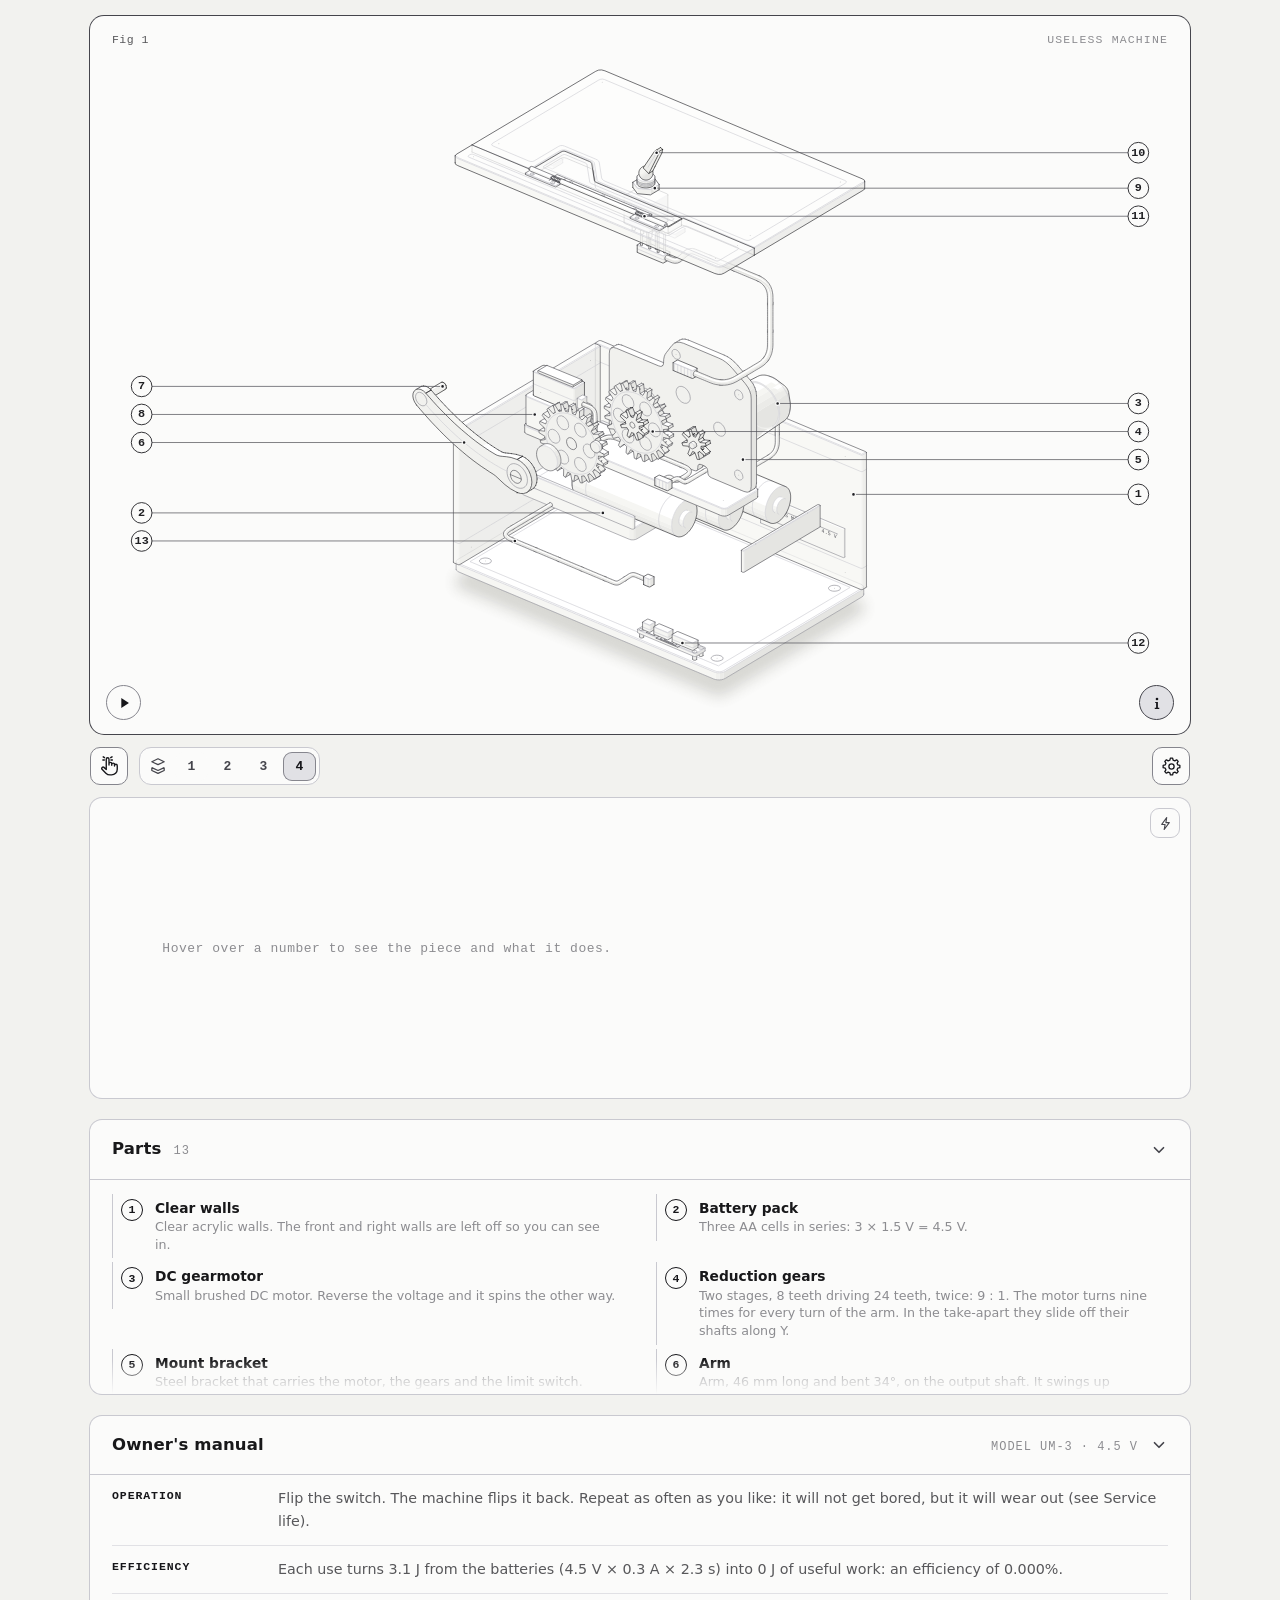
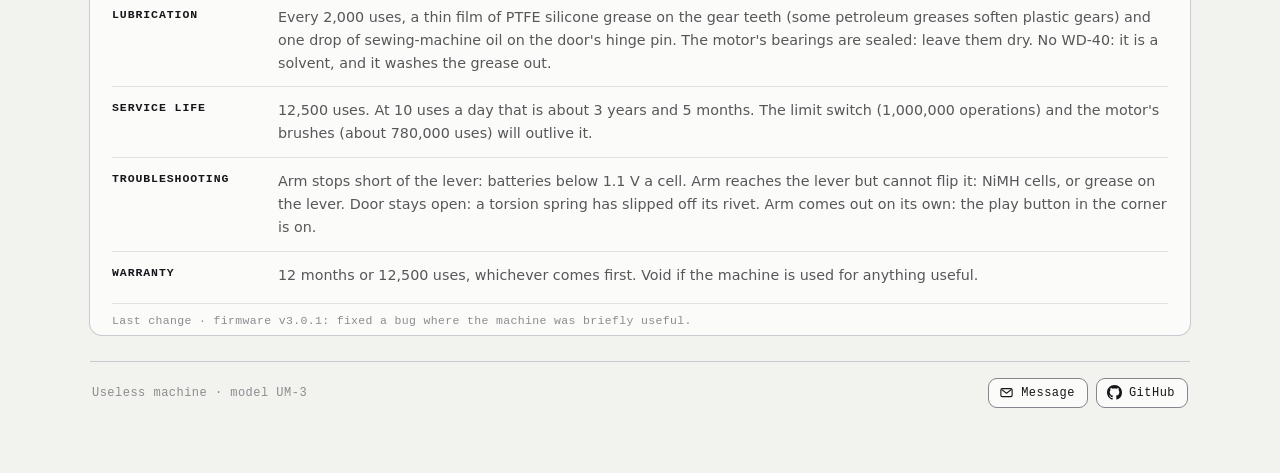
<file: index.html>
<!doctype html>
<html lang="en">
<head>
<meta charset="utf-8">
<meta name="viewport" content="width=device-width, initial-scale=1">
<title>Useless machine</title>
<meta name="description" content="An interactive cutaway: flip the toggle and an arm pushes open a door in the lid, flips the switch back off and retracts. Take it apart stage by stage.">
<meta property="og:type" content="website">
<meta property="og:site_name" content="Useless machine">
<meta property="og:title" content="Useless machine">
<meta property="og:description" content="An interactive cutaway: flip the toggle and an arm pushes open a door in the lid, flips the switch back off and retracts. Take it apart stage by stage.">
<meta property="og:url" content="https://franbrizuelab.github.io/useless-machine/">
<meta property="og:image" content="https://franbrizuelab.github.io/useless-machine/preview.jpg">
<meta property="og:image:type" content="image/jpeg">
<meta property="og:image:width" content="1200">
<meta property="og:image:height" content="630">
<meta property="og:image:alt" content="Isometric cutaway of a clear acrylic box: the arm has pushed the lid's door open and is flipping the toggle switch back off.">
<meta name="twitter:card" content="summary_large_image">
<meta http-equiv="refresh" content="0; url=useless-machine-v3-light.html">
<link rel="canonical" href="useless-machine-v3-light.html">
</head>
<body>
<p><a href="useless-machine-v3-light.html">Useless machine</a></p>
</body>
</html>
</file>
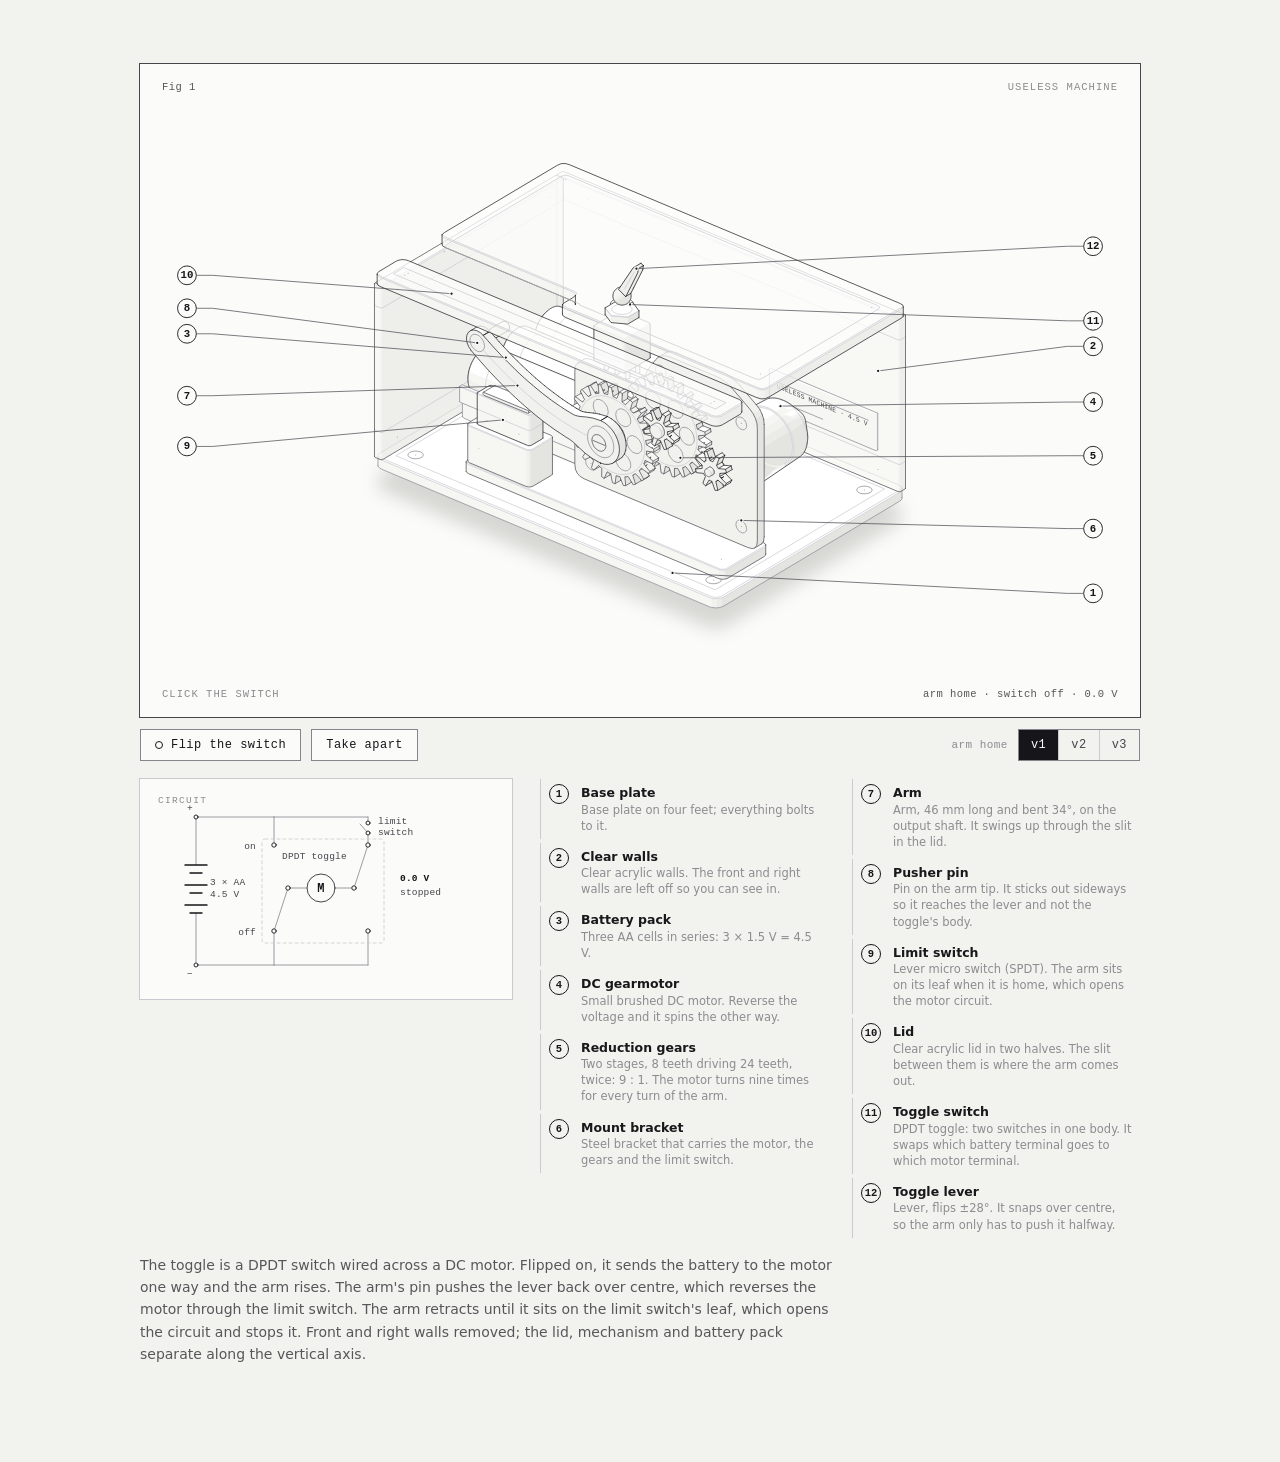
<file: useless-machine-light.html>
<!doctype html><html lang="en"><head><meta charset="utf-8"><meta name="viewport" content="width=device-width, initial-scale=1"><title>Useless machine</title><style>
.iso{
  --anatomy-page:#0b0b0b;--anatomy-card:#131313;--anatomy-text:#a3a3a3;--anatomy-strong:#e6e6e6;--anatomy-muted:#6e6e6e;
  --anatomy-paper:#131313;--anatomy-face:#1b1b1b;--anatomy-top:#1c1c1c;
  --anatomy-shade-0:#0f0f0f;--anatomy-shade-1:#121212;--anatomy-shade-2:#151515;--anatomy-shade-3:#181818;
  --anatomy-lit-top:#262626;--anatomy-lit-shade:#1d1d1d;
  --anatomy-hi:#d4d4d4;--anatomy-mid:#6a6a6a;--anatomy-lo:#3e3e3e;--anatomy-faint:#2a2a2a;--anatomy-lit:#ffffff;
  --anatomy-halo:#050505;--anatomy-halo-opacity:.9;--anatomy-dot:#e6e6e6;
  --anatomy-red:#ff6b6b;--anatomy-green:#6be0a0;--anatomy-blue:#6b9bff;
  --anatomy-weight:.6px;--anatomy-ease:cubic-bezier(.32,.72,0,1);
  --anatomy-mono:ui-monospace,"SF Mono",Menlo,Consolas,monospace;
  --anatomy-lift:inset 0 1px 0 0 #ffffff0a,inset 0 0 0 1px #ffffff06,0 0 0 1px #00000026,0 1px 1px -.5px #00000014,0 3px 3px -1.5px #00000014,0 6px 6px -3px #00000014,0 12px 12px -6px #00000014;
}
.iso[data-theme="light"]{
  --anatomy-page:#f2f2ef;--anatomy-card:#fbfbfa;--anatomy-text:#57575a;--anatomy-strong:#18181a;--anatomy-muted:#8c8c90;
  --anatomy-paper:#fbfbfa;--anatomy-face:#ffffff;--anatomy-top:#ffffff;
  --anatomy-shade-0:#dcdcd9;--anatomy-shade-1:#e5e5e2;--anatomy-shade-2:#ededea;--anatomy-shade-3:#f4f4f1;
  --anatomy-lit-top:#ffffff;--anatomy-lit-shade:#eeeeeb;
  --anatomy-hi:#26262a;--anatomy-mid:#8a8a8f;--anatomy-lo:#b4b4b8;--anatomy-faint:#d4d4d6;--anatomy-lit:#000000;
  --anatomy-halo:#8a8a80;--anatomy-halo-opacity:.32;--anatomy-dot:#3a3a3e;
  --anatomy-red:#e5484d;--anatomy-green:#30a46c;--anatomy-blue:#3e63dd;
  --anatomy-lift:inset 0 1px 0 0 #ffffff,0 0 0 1px #0000000f,0 1px 1px -.5px #0000000a,0 3px 3px -1.5px #0000000a,0 6px 6px -3px #0000000a,0 12px 12px -6px #0000000a;
}
.iso-svg{display:block;width:100%;height:auto;overflow:visible}
.iso-svg path,.iso-svg circle{vector-effect:non-scaling-stroke}
.iso-fill{fill:var(--anatomy-paper);stroke:none}
.iso-solid[data-lit]>.iso-fill{fill:var(--anatomy-face)}
.iso-shade,.iso-top{stroke:none}
.iso-shade[data-shade="0"]{fill:var(--anatomy-shade-0)}
.iso-shade[data-shade="1"]{fill:var(--anatomy-shade-1)}
.iso-shade[data-shade="2"]{fill:var(--anatomy-shade-2)}
.iso-shade[data-shade="3"]{fill:var(--anatomy-shade-3)}
.iso-top{fill:var(--anatomy-top)}
.iso-solid[data-lit]>.iso-top{fill:var(--anatomy-lit-top)}
.iso-solid[data-lit]>.iso-shade{fill:var(--anatomy-lit-shade)}
.iso-solid[data-seamless]>.iso-shade,.iso-solid[data-seamless]>.iso-top{stroke-width:.4;stroke-linejoin:round}
.iso-solid[data-seamless]>.iso-shade[data-shade="0"]{stroke:var(--anatomy-shade-0)}
.iso-solid[data-seamless]>.iso-shade[data-shade="1"]{stroke:var(--anatomy-shade-1)}
.iso-solid[data-seamless]>.iso-shade[data-shade="2"]{stroke:var(--anatomy-shade-2)}
.iso-solid[data-seamless]>.iso-shade[data-shade="3"]{stroke:var(--anatomy-shade-3)}
.iso-solid[data-seamless]>.iso-top{stroke:var(--anatomy-top)}
.iso-solid[data-seamless][data-lit]>.iso-top{stroke:var(--anatomy-lit-top)}
.iso-solid[data-seamless][data-lit]>.iso-shade{stroke:var(--anatomy-lit-shade)}
.iso-solid[data-lit]>.iso-edge{stroke:var(--anatomy-lit)}
.iso-halo{fill:var(--anatomy-halo);stroke:none;filter:blur(9px);opacity:var(--anatomy-halo-opacity);transform:translateY(3px)}
.iso-line{fill:none;stroke:var(--anatomy-lo);stroke-width:var(--anatomy-weight);stroke-linecap:round;stroke-linejoin:round}
.iso-line[data-tone="hi"]{stroke:var(--anatomy-hi)}
.iso-line[data-tone="mid"]{stroke:var(--anatomy-mid)}
.iso-line[data-tone="lo"]{stroke:var(--anatomy-lo)}
.iso-line[data-tone="faint"]{stroke:var(--anatomy-faint)}
.iso-line[data-tone="lit"]{stroke:var(--anatomy-lit)}
.iso-line[data-tone="red"]{stroke:var(--anatomy-red)}
.iso-line[data-tone="green"]{stroke:var(--anatomy-green)}
.iso-line[data-tone="blue"]{stroke:var(--anatomy-blue)}
.iso-line[data-dotted]{stroke-dasharray:.01 3.5;stroke-width:1}
.iso-line[data-dashed]{stroke-dasharray:3 3}
.iso-line[data-flow]{stroke-dasharray:2 6}
.iso-wire-end{fill:var(--anatomy-paper);stroke:var(--anatomy-lo);stroke-width:var(--anatomy-weight)}
.iso-wire[data-tone="hi"] .iso-wire-end{stroke:var(--anatomy-hi)}
.iso-wire[data-tone="mid"] .iso-wire-end{stroke:var(--anatomy-mid)}
.iso-wire[data-tone="faint"] .iso-wire-end{stroke:var(--anatomy-faint)}
.iso-wire[data-tone="lit"] .iso-wire-end{stroke:var(--anatomy-lit)}
.iso-dots circle{fill:var(--anatomy-dot);stroke:none;opacity:.32}
.iso-dots[data-tone="hi"] circle{opacity:.85}
.iso-dots[data-tone="mid"] circle{opacity:.45}
.iso-dots[data-tone="lo"] circle{opacity:.22}
.iso-dots[data-tone="faint"] circle{opacity:.12}
.iso-face-text{fill:var(--anatomy-mid);font-family:var(--anatomy-mono);letter-spacing:.04em}
.iso-face-text[data-tone="hi"]{fill:var(--anatomy-hi)}
.iso-face-text[data-tone="lo"]{fill:var(--anatomy-lo)}
.iso-face-text[data-tone="faint"]{fill:var(--anatomy-faint)}
.tb-body{fill:var(--anatomy-shade-2);stroke:none}
.tb-shine{fill:var(--anatomy-top);stroke:none}
.tb-shade{fill:var(--anatomy-shade-0);stroke:none}
.tb-ring{fill:none;stroke:var(--anatomy-lo);stroke-width:.45;stroke-linecap:butt;stroke-linejoin:round}
.tb-ring[data-tone="mid"]{stroke:var(--anatomy-mid)}
.tb-ring[data-tone="faint"]{stroke:var(--anatomy-faint)}
.tb-ring[data-tone="hi"]{stroke:var(--anatomy-hi)}
@keyframes iso-flow{to{stroke-dashoffset:-32}}
@keyframes iso-pulse{0%,100%{opacity:.18}12%{opacity:1}40%{opacity:.18}}
.iso-line[data-flow]{animation:iso-flow 1600ms linear infinite}
.iso-dots circle[data-pulse]{animation:iso-pulse 1600ms steps(1,end) infinite;animation-delay:var(--pulse-at,0ms)}
.iso-figure{margin:32px 0 36px}
.iso-plate{position:relative;padding:52px 24px;border-radius:0;background:var(--anatomy-card);box-shadow:0 0 0 1px var(--anatomy-mid);--anatomy-paper:var(--anatomy-card)}
.iso-plate-corners{position:absolute;inset:18px 20px;pointer-events:none}
.iso-plate-corner{position:absolute;color:var(--anatomy-muted);font-family:var(--anatomy-mono);font-size:10.5px;line-height:1;letter-spacing:.04em;white-space:nowrap}
.iso-plate-corner[data-corner="fig"]{top:0;left:0;color:var(--anatomy-text)}
.iso-plate-corner[data-corner="title"]{top:0;right:0;text-transform:uppercase;letter-spacing:.1em}
.iso-plate-corner[data-corner="hint"]{bottom:0;left:0;text-transform:uppercase;letter-spacing:.1em}
.iso-plate-corner[data-corner="readout"]{right:0;bottom:0;color:var(--anatomy-text);font-variant-numeric:tabular-nums}
.iso-plate .iso-svg{margin:0 auto}
.iso-legend{display:grid;gap:8px;margin-top:12px;color:var(--anatomy-muted);font-size:13px;line-height:1.55}
.iso-keys{display:flex;flex-wrap:wrap;gap:6px 18px}
.iso-key{display:inline-flex;align-items:center;gap:7px}
.iso-swatch{width:16px;height:10px;flex:none;overflow:visible}
.iso-swatch path{fill:none;stroke:var(--anatomy-hi);stroke-width:1;vector-effect:non-scaling-stroke;stroke-linejoin:round;stroke-linecap:round}
.iso-swatch[data-mark="raised"] path,.iso-swatch[data-mark="flat"] path{stroke:var(--anatomy-mid)}
.iso-swatch[data-mark="lit"] path{stroke:var(--anatomy-lit)}
.iso-swatch[data-mark="dim"] path{stroke:var(--anatomy-lo)}
.iso-swatch[data-mark="dotted"] path{stroke-dasharray:.01 3;stroke-width:1.4}
.iso-swatch[data-mark="dashed"] path{stroke-dasharray:3 2.5}
.iso-swatch[data-mark="red"] path{stroke:var(--anatomy-red)}
.iso-swatch[data-mark="green"] path{stroke:var(--anatomy-green)}
.iso-swatch[data-mark="blue"] path{stroke:var(--anatomy-blue)}
.iso-swatch-crease{stroke:var(--anatomy-lo)!important}
@media (max-width:560px){.iso-plate{padding:48px 12px 70px}.iso-plate-corner[data-corner="hint"]{bottom:18px}}
@media (prefers-reduced-motion:reduce){.iso-line[data-flow],.iso-dots circle[data-pulse]{animation:none}}

*{box-sizing:border-box}
html{color-scheme:dark}
body[data-theme="light"]{color-scheme:light}
body{margin:0;background:var(--anatomy-page);color:var(--anatomy-text);font:14px/1.6 ui-sans-serif,system-ui,-apple-system,"Segoe UI",sans-serif;-webkit-font-smoothing:antialiased}
.iso-page{width:min(1000px,100% - 32px);margin:64px auto 96px}
</style></head><body class="iso" data-theme="light"><main class="iso-page"><style>.um { --um-ink0:#16161a; --um-ink1:#45454c; --um-ink2:#85858d; --um-ink3:#c9c9d0; --um-dim:#e1e1e5; }
.iso[data-theme="light"] .um { --anatomy-hi:var(--um-ink0); --anatomy-mid:var(--um-ink1); --anatomy-lo:var(--um-ink2); --anatomy-faint:var(--um-ink3); --anatomy-weight:.7px; --anatomy-shade-0:#e4e4e1; --anatomy-shade-1:#ebebe8; --anatomy-shade-2:#f1f1ee; --anatomy-shade-3:#f6f6f3; }
.um .iso-plate { padding: 0; overflow: hidden; }
.um .iso-figure { margin: 0; }
.um .iso-plate-corners { inset: 16px 20px; }
.um .iso-plate-corners { inset: 18px 22px; z-index: 2; }
.um-stage { position: relative; border-radius: 0; touch-action: pan-y; -webkit-tap-highlight-color: transparent; user-select: none; -webkit-user-select: none; outline-offset: -4px; }
.um-stage:focus-visible { outline: 1px solid var(--anatomy-muted); }
.um-stage .iso-svg { width: 100%; height: auto; }
.um-glass .iso-fill { opacity: .5; }
.um-glass .iso-shade, .um-glass .iso-top { opacity: .55; }
.um-stage[data-focus] .it:not([data-on]) { --anatomy-hi: var(--um-ink2); --anatomy-mid: var(--um-ink3); --anatomy-lo: var(--um-dim); --anatomy-faint: var(--um-dim); }
.um-stage .it[data-on] { --anatomy-hi: #000; --anatomy-mid: #000; --anatomy-lo: var(--um-ink0); --anatomy-faint: var(--um-ink1); --anatomy-weight: 1px; }
.um-stage .it[data-on] .iso-fill { fill: #fff; }
.um-over { pointer-events: none; font-family: var(--anatomy-mono); }
.um-call path { fill: none; stroke: var(--um-ink1); stroke-width: .7px; stroke-linejoin: round; }
.um-call .um-dot { fill: var(--um-ink0); stroke: var(--anatomy-paper); stroke-width: 1.2px; }
.um-call .um-badge circle { fill: var(--anatomy-paper); stroke: var(--um-ink0); stroke-width: .9px; }
.um-call .um-badge text { fill: var(--um-ink0); font-size: 10.5px; font-weight: 600; text-anchor: middle; dominant-baseline: central; }
.um-over[data-focus] .um-call:not([data-on]) { opacity: .28; }
.um-call[data-on] path { stroke: #000; stroke-width: 1px; }
.um-call[data-on] .um-badge circle { fill: #000; }
.um-call[data-on] .um-badge text { fill: #fff; }
.um-hit { fill: transparent; stroke: none; pointer-events: all; cursor: pointer; }
.um-controls { display: flex; flex-wrap: wrap; align-items: center; gap: 10px; padding: 12px 0 0; }
.um-btn { display: inline-flex; align-items: center; gap: 8px; height: 32px; padding: 0 14px; border: 1px solid var(--um-ink2); border-radius: 0; background: var(--anatomy-paper); color: var(--um-ink0); font: 12px var(--anatomy-mono); letter-spacing: .04em; cursor: pointer; }
.um-btn:hover { background: #fff; border-color: var(--um-ink0); }
.um-btn:focus-visible { outline: 1px solid var(--um-ink0); outline-offset: 2px; }
.um-btn[disabled] { opacity: .45; cursor: default; }
.um-lamp { width: 8px; height: 8px; border-radius: 50%; border: 1px solid var(--um-ink0); background: transparent; }
.um-btn[data-state="on"] .um-lamp { background: var(--um-ink0); }
.um-note { margin-left: auto; color: var(--anatomy-muted); font: 11px var(--anatomy-mono); letter-spacing: .04em; min-height: 1em; }
.um-below { display: grid; grid-template-columns: 372px 1fr; gap: 28px; margin-top: 18px; align-items: start; }
.um-circuit { background: var(--anatomy-card); box-shadow: 0 0 0 1px var(--um-ink3); padding: 14px 16px 10px; }
.cc { display: block; width: 100%; height: auto; overflow: visible; }
.cc path, .cc circle, .cc rect { vector-effect: non-scaling-stroke; fill: none; stroke: var(--um-ink2); stroke-width: .8px; stroke-linecap: round; stroke-linejoin: round; }
.cc .cc-w path { stroke: var(--um-ink2); }
.cc .cc-w path[data-live] { stroke: #000; stroke-width: 1.8px; }
.cc-cell path { stroke: var(--um-ink0) !important; stroke-width: 1.4px !important; }
.cc-dot circle { fill: var(--anatomy-paper); stroke: var(--um-ink0); stroke-width: .9px; }
.cc-motor { stroke: var(--um-ink1) !important; stroke-width: 1px !important; }
.cc [data-seg="motor"][data-live] .cc-motor { stroke: #000 !important; stroke-width: 1.8px !important; }
.cc-box { stroke: var(--um-ink3) !important; stroke-dasharray: 3 3; }
.cc [data-off] { display: none; }
.cc-t { fill: var(--um-ink1); font: 9.5px var(--anatomy-mono); letter-spacing: .02em; stroke: none !important; }
.cc-h { fill: var(--anatomy-muted); letter-spacing: .14em; }
.cc-m { fill: var(--um-ink0); font-size: 12px; font-weight: 600; }
.cc-v { fill: var(--um-ink0); font-weight: 600; }
.um-parts { list-style: none; margin: 0; padding: 0; columns: 2; column-gap: 24px; }
.um-parts li { break-inside: avoid; margin: 0 0 4px; }
.um-part { display: grid; grid-template-columns: 24px 1fr; column-gap: 8px; width: 100%; padding: 5px 8px; border: 0; border-left: 1px solid var(--um-ink3); background: transparent; color: var(--anatomy-text); font: inherit; font-size: 12.5px; line-height: 1.4; text-align: left; cursor: pointer; }
.um-part:hover, .um-part:focus-visible, .um-part[data-on] { background: #fff; border-left-color: var(--um-ink0); outline: none; }
.um-num { grid-row: span 2; width: 20px; height: 20px; border: 1px solid var(--um-ink0); border-radius: 50%; display: grid; place-items: center; color: var(--um-ink0); font: 600 10.5px var(--anatomy-mono); }
.um-part[data-on] .um-num { background: #000; color: #fff; }
.um-name { color: var(--anatomy-strong); font-weight: 600; }
.um-say { color: var(--anatomy-muted); font-size: 11.5px; }
.um-caption { margin-top: 16px; max-width: 78ch; }
@media (max-width: 760px) { .um-below { grid-template-columns: 1fr; } .um-parts { columns: 1; } }
@media (prefers-reduced-motion: reduce) { .um-stage * { transition: none !important; } }
.um-ver { display: inline-flex; border: 1px solid var(--um-ink2); }
.um-ver a { display: inline-grid; place-items: center; height: 30px; padding: 0 12px; color: var(--um-ink1); font: 12px var(--anatomy-mono); letter-spacing: .04em; text-decoration: none; }
.um-ver a + a { border-left: 1px solid var(--um-ink3); }
.um-ver a:hover { background: #fff; color: var(--um-ink0); }
.um-ver a[aria-current] { background: var(--um-ink0); color: var(--anatomy-paper); }
.um-ver a:focus-visible { outline: 1px solid var(--um-ink0); outline-offset: 2px; }
.cc2 .cc-w path { stroke: var(--um-ink2); stroke-width: .9px; }
.cc2 .cc-i path { stroke-linecap: round; stroke-linejoin: round; opacity: 0; }
.cc2 .cc-glow { stroke: var(--um-ink0) !important; stroke-width: 1.5px !important; }
.cc2 .cc-flow { stroke: #000 !important; stroke-width: 3.2px !important; stroke-dasharray: 0.01 7; }
.cc2 .cc-blade path { stroke: var(--um-ink0); stroke-width: 1.5px; }
.cc2 .cc-gang { stroke: var(--um-ink2); stroke-width: .8px; stroke-dasharray: 2 2.4; }
.cc2 .cc-node circle { fill: var(--um-ink0); stroke: none; }
.cc2 .cc-dir { fill: var(--um-ink1); font-weight: 400; }
.um3 .iso-plate { border-radius: 14px; }
.um3 .um-stage { border-radius: 14px; }
.um3 .um-btn { border-radius: 9px; }
.um3 .um-ver { border-radius: 10px; overflow: hidden; }
.um3 .um-circuit { border-radius: 12px; }
.um3 .um-part { border-radius: 0 8px 8px 0; }
.um-round { position: absolute; bottom: 14px; z-index: 3; display: grid; place-items: center; width: 32px; height: 32px; padding: 0; border: 1px solid var(--um-ink2); border-radius: 50%; background: var(--anatomy-paper); color: var(--um-ink0); cursor: pointer; transition: background .2s, border-color .2s; }
.um-round svg { width: 16px; height: 16px; fill: currentColor; }
.um-round:hover { border-color: var(--um-ink0); background: #fff; }
.um-round[aria-pressed="true"] { border-color: var(--um-ink1); background: var(--um-dim); }
.um-round:focus-visible { outline: 1px solid var(--um-ink0); outline-offset: 2px; }
.um-auto { left: 16px; }
.um-infobtn { right: 16px; }
.um-auto .um-pause, .um-auto[aria-pressed="true"] .um-play { display: none; }
.um-auto[aria-pressed="true"] .um-pause { display: inline; }
.um-steps { display: inline-flex; align-items: center; gap: 3px; height: 34px; padding: 0 3px 0 0; border: 1px solid var(--um-ink3); border-radius: 11px; background: var(--anatomy-paper); }
.um-steps-icon { width: 16px; height: 16px; margin: 0 5px 0 9px; fill: none; stroke: var(--um-ink1); stroke-width: 1.1px; stroke-linejoin: round; }
.um-step { width: 30px; height: 26px; padding: 0; border: 0; border-radius: 8px; background: transparent; color: var(--um-ink1); font: 600 12px var(--anatomy-mono); cursor: pointer; transition: background .2s, color .2s, box-shadow .2s; }
.um-step:hover { background: #fff; color: var(--um-ink0); box-shadow: inset 0 0 0 1px var(--um-ink3); }
.um-step[aria-pressed="true"] { background: var(--um-dim); color: var(--um-ink0); box-shadow: inset 0 0 0 1px var(--um-ink2); }
.um-step:focus-visible { outline: 1px solid var(--um-ink0); outline-offset: 1px; }
.um-over .um-call { transition: opacity .25s; }
.um-over.um-calls-off .um-call { opacity: 0 !important; pointer-events: none !important; }
.um-info { position: relative; height: 86px; margin-top: 12px; overflow: hidden; border-radius: 12px; background: var(--anatomy-card); box-shadow: 0 0 0 1px var(--um-ink3); pointer-events: none; }
.um-info-empty { position: absolute; inset: 0; display: grid; place-items: center; margin: 0; padding: 0 18px; color: var(--anatomy-muted); font: 12px var(--anatomy-mono); letter-spacing: .04em; text-align: center; transition: opacity .25s; }
.um-info[data-show] .um-info-empty { opacity: 0; }
.um-info-card { position: absolute; inset: 0; display: grid; grid-template-columns: 30px 1fr; align-content: center; column-gap: 14px; row-gap: 2px; padding: 12px 20px; opacity: 0; transform: translateY(4px); transition: opacity .25s var(--anatomy-ease), transform .25s var(--anatomy-ease); }
.um-info[data-show] .um-info-card { opacity: 1; transform: none; }
.um-info-card.um-in { animation: um-in .32s var(--anatomy-ease); }
@keyframes um-in { from { opacity: 0; transform: translateY(5px); } }
.um-info-num { grid-row: span 2; align-self: center; display: grid; place-items: center; width: 30px; height: 30px; border-radius: 50%; background: #000; color: #fff; font: 600 12px var(--anatomy-mono); }
.um-info-name { color: var(--anatomy-strong); font-size: 13.5px; font-weight: 600; }
.um-info-say { color: var(--anatomy-text); font-size: 12.5px; line-height: 1.45; }
@media (max-width: 760px) { .um-info { height: 164px; } .um-info-card { align-content: start; padding-top: 16px; } }
@media (prefers-reduced-motion: reduce) { .um-info-card, .um-info-empty, .um-over .um-call { transition: none; animation: none; } }
.um3 .iso-plate-corner { font-size: 11.5px; }
.um3 .um-controls { gap: 11px; padding-top: 13px; }
.um-act { display: inline-grid; place-items: center; width: 38px; height: 38px; padding: 0; border: 1px solid var(--um-ink2); border-radius: 10px; background: var(--anatomy-paper); color: var(--um-ink0); cursor: pointer; transition: background .2s, border-color .2s, transform .12s; }
.um-act svg { width: 22px; height: 22px; fill: none; stroke: currentColor; stroke-width: 1.5; stroke-linecap: round; stroke-linejoin: round; }
.um-gear svg { width: 19px; height: 19px; stroke-width: 1.1; }
.um-act:hover { border-color: var(--um-ink0); background: #fff; }
.um-act:active { transform: scale(.94); }
.um-act:focus-visible { outline: 1px solid var(--um-ink0); outline-offset: 2px; }
.um-act[data-state="on"], .um-act[aria-expanded="true"] { border-color: var(--um-ink1); background: var(--um-dim); }
.um-settings { position: relative; display: inline-flex; margin-left: auto; }
.um-settings .um-ver { position: absolute; z-index: 4; top: 50%; right: calc(100% + 9px); background: var(--anatomy-paper); opacity: 0; visibility: hidden; transform: translate(8px, -50%); transition: opacity .22s var(--anatomy-ease), transform .22s var(--anatomy-ease), visibility 0s .22s; }
.um-settings[data-open] .um-ver { opacity: 1; visibility: visible; transform: translate(0, -50%); transition: opacity .22s var(--anatomy-ease), transform .22s var(--anatomy-ease); }
@media (max-width: 760px) {
  .um3 .um-controls { flex-wrap: nowrap; }
  .um-settings .um-ver { top: calc(100% + 8px); right: 0; transform: translateY(-6px); box-shadow: 0 6px 18px #0000001a; }
  .um-settings[data-open] .um-ver { transform: none; }
}
.um3 .um-ver a { height: 36px; padding: 0 13px; font-size: 13px; }
.um3 .um-round { width: 35px; height: 35px; }
.um3 .um-round svg { width: 18px; height: 18px; }
.um3 .um-steps { height: 38px; border-radius: 12px; }
.um3 .um-steps-icon { width: 18px; height: 18px; }
.um3 .um-step { width: 33px; height: 29px; border-radius: 9px; font-size: 13px; }
.um3 .um-info { height: 95px; margin-top: 13px; }
.um3 .um-info-empty { font-size: 13px; }
.um3 .um-info-card { grid-template-columns: 33px 1fr; padding: 13px 22px; }
.um3 .um-info-num { width: 33px; height: 33px; font-size: 13px; }
.um3 .um-info-name { font-size: 15px; }
.um3 .um-info-say { font-size: 13.75px; }
.um3 .um-below { grid-template-columns: 410px 1fr; gap: 31px; margin-top: 20px; }
.um3 .um-circuit { padding: 15px 18px 11px; }
.um3 .um-part { grid-template-columns: 26px 1fr; font-size: 13.75px; }
.um3 .um-num { width: 22px; height: 22px; font-size: 11.5px; }
.um3 .um-say { font-size: 12.65px; }
.um3 .um-caption { margin-top: 18px; font-size: 15.4px; }
@media (max-width: 760px) { .um3 .um-below { grid-template-columns: 1fr; } .um3 .um-info { height: 180px; } }
.iso[data-theme="light"] .um3 { --anatomy-weight: .62px; }
.um-view { position: relative; overflow: hidden; border-radius: inherit; -webkit-mask-image: linear-gradient(90deg, transparent, #000 18px, #000 calc(100% - 18px), transparent), linear-gradient(180deg, transparent, #000 18px, #000 calc(100% - 18px), transparent); -webkit-mask-composite: source-in; mask-image: linear-gradient(90deg, transparent, #000 18px, #000 calc(100% - 18px), transparent), linear-gradient(180deg, transparent, #000 18px, #000 calc(100% - 18px), transparent); mask-composite: intersect; }
.um-view .iso-svg { transform-origin: 0 0; }
.um-stage .um-over { transition: opacity .2s; }
.um-stage[data-zoomed] .um-over { opacity: 0; pointer-events: none; }
.um3 .um-view { transition: opacity .35s var(--anatomy-ease); }
.um3 .um-stage:not([data-ready]) .um-view { opacity: 0; }
.um-manual { margin-top: 22px; padding: 18px 22px 8px; border-radius: 12px; background: var(--anatomy-card); box-shadow: 0 0 0 1px var(--um-ink3); }
.um-manual-head { display: flex; flex-wrap: wrap; align-items: baseline; justify-content: space-between; gap: 6px 16px; padding-bottom: 12px; border-bottom: 1px solid var(--um-ink3); }
.um-manual-head h2 { margin: 0; color: var(--anatomy-strong); font-size: 16.5px; font-weight: 600; letter-spacing: .01em; }
.um-manual-head span { color: var(--anatomy-muted); font: 12px var(--anatomy-mono); letter-spacing: .08em; text-transform: uppercase; }
.um-manual-list { margin: 0; }
.um-manual-list div { display: grid; grid-template-columns: 150px 1fr; gap: 16px; padding: 12px 0; border-bottom: 1px solid var(--um-dim); }
.um-manual-list div:last-child { border-bottom: 0; }
.um-manual-list dt { padding-top: 2px; color: var(--um-ink0); font: 600 11.5px var(--anatomy-mono); letter-spacing: .08em; text-transform: uppercase; }
.um-manual-list dd { margin: 0; color: var(--anatomy-text); font-size: 14.3px; line-height: 1.6; }
.um-foot { display: flex; align-items: center; justify-content: space-between; gap: 12px; margin-top: 26px; padding: 16px 2px 0; border-top: 1px solid var(--um-ink3); color: var(--anatomy-muted); font: 12px var(--anatomy-mono); letter-spacing: .04em; }
.um-git { display: inline-flex; align-items: center; gap: 7px; height: 30px; padding: 0 12px 0 10px; border: 1px solid var(--um-ink2); border-radius: 9px; background: var(--anatomy-paper); color: var(--um-ink0); font: 12px var(--anatomy-mono); letter-spacing: .04em; text-decoration: none; transition: background .2s, border-color .2s; }
.um-git svg { width: 15px; height: 15px; fill: currentColor; }
.um-git:hover { border-color: var(--um-ink0); background: #fff; }
.um-git:focus-visible { outline: 1px solid var(--um-ink0); outline-offset: 2px; }
@media (max-width: 760px) { .um-manual { padding: 16px 16px 6px; } .um-manual-list div { grid-template-columns: 1fr; gap: 4px; } }
.um-manual-last { margin: 4px 0 0; padding: 10px 0 8px; border-top: 1px solid var(--um-dim); color: var(--anatomy-muted); font: 11.5px var(--anatomy-mono); letter-spacing: .03em; }
.um-odo { position: absolute; z-index: 3; bottom: 24px; left: 50%; transform: translateX(-50%); color: var(--anatomy-muted); font: 11.5px var(--anatomy-mono); letter-spacing: .05em; white-space: nowrap; pointer-events: none; }
.um-odo[hidden] { display: none; }
.um-odo b { color: var(--um-ink0); font-weight: 600; font-variant-numeric: tabular-nums; }
@media (max-width: 760px) { .um-odo { bottom: 6px; font-size: 10px; } }
.um3 .cc-h { display: none; }
.um-fold { margin-top: 22px; border-radius: 12px; background: var(--anatomy-card); box-shadow: 0 0 0 1px var(--um-ink3); }
.um-fold > summary { display: flex; align-items: baseline; gap: 12px; padding: 16px 22px; list-style: none; cursor: pointer; }
.um-fold > summary::-webkit-details-marker { display: none; }
.um-fold > summary h2 { margin: 0; color: var(--anatomy-strong); font-size: 16.5px; font-weight: 600; letter-spacing: .01em; }
.um-fold > summary span { color: var(--anatomy-muted); font: 12px var(--anatomy-mono); letter-spacing: .08em; text-transform: uppercase; }
.um-fold > summary:focus-visible { outline: 1px solid var(--um-ink0); outline-offset: -4px; border-radius: 12px; }
.um-chev { align-self: center; width: 18px; height: 18px; margin-left: auto; fill: none; stroke: var(--um-ink1); stroke-width: 1.5; stroke-linecap: round; stroke-linejoin: round; transform: rotate(-90deg); transition: transform .25s var(--anatomy-ease); }
.um-fold[open]:not([data-shut]) > summary .um-chev { transform: none; }
.um-fold-body { overflow: hidden; border-top: 1px solid var(--um-ink3); }
.um3 .um-manual-head { border-bottom: 0; }
.um3 .um-partsfold .um-parts { display: grid; grid-template-columns: 1fr 1fr; align-content: start; column-gap: 32px; max-height: 214px; padding: 14px 22px 18px; overflow-y: auto; columns: auto; scrollbar-width: none; }
.um3 .um-partsfold .um-parts::-webkit-scrollbar { display: none; }
.um3 .um-partsfold .um-parts[data-more-below] { -webkit-mask-image: linear-gradient(180deg, #000 calc(100% - 34px), transparent); mask-image: linear-gradient(180deg, #000 calc(100% - 34px), transparent); }
.um3 .um-partsfold .um-parts[data-more-above] { -webkit-mask-image: linear-gradient(180deg, transparent, #000 30px); mask-image: linear-gradient(180deg, transparent, #000 30px); }
.um3 .um-partsfold .um-parts[data-more-above][data-more-below] { -webkit-mask-image: linear-gradient(180deg, transparent, #000 30px, #000 calc(100% - 34px), transparent); mask-image: linear-gradient(180deg, transparent, #000 30px, #000 calc(100% - 34px), transparent); }
.um3 .um-manual { margin-top: 22px; padding: 0; }
.um3 .um-manual > summary.um-manual-head { justify-content: flex-start; padding: 16px 22px; }
.um3 .um-manual > summary.um-manual-head span { margin-left: auto; }
.um3 .um-manual > summary .um-chev { margin-left: 0; }
.um3 .um-manual-list, .um3 .um-manual-last { margin-left: 22px; margin-right: 22px; }
@media (max-width: 760px) { .um3 .um-partsfold .um-parts { grid-template-columns: 1fr; max-height: 300px; } }

.um3 .um-info { display: grid; grid-template-columns: minmax(0, 1fr) 46%; height: 300px; pointer-events: auto; }
.um-info-text { position: relative; transition: opacity .3s var(--anatomy-ease), visibility 0s; }
.um3 .um-info-card { padding: 20px 30px; }
.um-info-piece { position: relative; overflow: hidden; border-left: 1px solid var(--um-dim); opacity: 0; transition: opacity .35s var(--anatomy-ease); -webkit-mask-image: linear-gradient(90deg, transparent, #000 18px, #000 calc(100% - 18px), transparent), linear-gradient(180deg, transparent, #000 18px, #000 calc(100% - 18px), transparent); -webkit-mask-composite: source-in; mask-image: linear-gradient(90deg, transparent, #000 18px, #000 calc(100% - 18px), transparent), linear-gradient(180deg, transparent, #000 18px, #000 calc(100% - 18px), transparent); mask-composite: intersect; }
.um-info[data-show] .um-info-piece { opacity: 1; }
.um-pcanvas { position: absolute; inset: 0; display: block; width: 100%; height: 100%; touch-action: pan-y; }
.um-info-circuit { position: absolute; inset: 0; opacity: 0; visibility: hidden; transition: opacity .35s var(--anatomy-ease), visibility 0s .35s; }
.um-info-circuit .cc { position: absolute; inset: 24px 64px 20px; width: calc(100% - 128px); height: calc(100% - 44px); }
.um-info[data-circuit] .um-info-circuit { opacity: 1; visibility: visible; transition: opacity .35s var(--anatomy-ease) .1s, visibility 0s; }
.um-info[data-circuit] .um-info-text, .um-info[data-circuit] .um-info-piece { opacity: 0; visibility: hidden; transition: opacity .3s var(--anatomy-ease), visibility 0s .3s; }
.um-bolt { position: absolute; top: 10px; right: 10px; z-index: 2; display: grid; place-items: center; width: 30px; height: 30px; padding: 0; border: 1px solid var(--um-ink3); border-radius: 9px; background: var(--anatomy-paper); color: var(--um-ink1); cursor: pointer; transition: background .2s, border-color .2s, color .2s; }
.um-bolt svg { width: 15px; height: 15px; fill: none; stroke: currentColor; stroke-width: 1.2; stroke-linejoin: round; }
.um-bolt:hover { border-color: var(--um-ink0); color: var(--um-ink0); background: #fff; }
.um-bolt[aria-pressed="true"] { border-color: var(--um-ink1); background: var(--um-dim); color: var(--um-ink0); }
.um-bolt[aria-pressed="true"] svg { fill: currentColor; }
.um-bolt:focus-visible { outline: 1px solid var(--um-ink0); outline-offset: 2px; }
@media (max-width: 760px) {
  .um3 .um-info { grid-template-columns: 1fr; grid-template-rows: 190px minmax(0, 1fr); height: 380px; }
  .um-info-piece { grid-row: 1; border-left: 0; border-bottom: 1px solid var(--um-dim); }
  .um-info-text { grid-row: 2; }
  .um3 .um-info-card { align-content: start; padding: 14px 18px; }
  .um-info-circuit .cc { inset: 50px 14px 14px; width: calc(100% - 28px); height: calc(100% - 64px); }
}
@media (prefers-reduced-motion: reduce) { .um-info-text, .um-info-piece, .um-info-circuit { transition: none; } }
.um-foot-links { display: inline-flex; gap: 8px; }
button.um-git { cursor: pointer; }
.um-git svg rect, .um-git svg path[d^="m2.6"] { fill: none; stroke: currentColor; stroke-width: 1.2; stroke-linejoin: round; }
.um-mail { width: min(460px, calc(100% - 32px)); padding: 0; border: 0; border-radius: 14px; background: var(--anatomy-card); color: var(--anatomy-text); box-shadow: 0 0 0 1px var(--um-ink3), 0 18px 48px #0000002e; }
.um-mail::backdrop { background: #16161a40; backdrop-filter: blur(2px); }
.um-mail[open] { animation: um-mail-in .28s var(--anatomy-ease); }
@keyframes um-mail-in { from { opacity: 0; transform: translateY(8px) scale(.98); } }
.um-mail-form { display: grid; gap: 14px; padding: 18px 20px 16px; }
.um-mail-form header { display: flex; align-items: center; }
.um-mail-form h2 { margin: 0; color: var(--anatomy-strong); font-size: 16.5px; font-weight: 600; }
.um-mail-x { display: grid; place-items: center; width: 30px; height: 30px; margin-left: auto; padding: 0; border: 1px solid var(--um-ink3); border-radius: 9px; background: var(--anatomy-paper); color: var(--um-ink1); cursor: pointer; }
.um-mail-x svg { width: 14px; height: 14px; fill: none; stroke: currentColor; stroke-width: 1.4; stroke-linecap: round; }
.um-mail-x:hover { border-color: var(--um-ink0); color: var(--um-ink0); }
.um-mail label { display: grid; gap: 6px; color: var(--um-ink1); font: 11.5px var(--anatomy-mono); letter-spacing: .08em; text-transform: uppercase; }
.um-mail input, .um-mail textarea { width: 100%; padding: 9px 11px; border: 1px solid var(--um-ink3); border-radius: 9px; background: #fff; color: var(--anatomy-strong); font: 14.5px/1.5 ui-sans-serif, system-ui, -apple-system, "Segoe UI", sans-serif; letter-spacing: normal; text-transform: none; resize: vertical; }
.um-mail textarea { min-height: 120px; }
.um-mail input:focus, .um-mail textarea:focus { outline: none; border-color: var(--um-ink0); box-shadow: 0 0 0 3px var(--um-dim); }
.um-mail input:disabled, .um-mail textarea:disabled { background: var(--anatomy-paper); color: var(--anatomy-muted); }
.um-mail-foot { display: flex; align-items: center; gap: 12px; }
.um-mail-count { color: var(--anatomy-muted); font: 12px var(--anatomy-mono); font-variant-numeric: tabular-nums; }
.um-mail-count[data-full] { color: var(--um-ink0); font-weight: 600; }
.um-mail-status { flex: 1; color: var(--um-ink1); font-size: 12.5px; }
.um-mail-send { height: 34px; padding: 0 16px; border: 1px solid var(--um-ink0); border-radius: 9px; background: var(--um-ink0); color: var(--anatomy-paper); font: 600 12.5px var(--anatomy-mono); letter-spacing: .04em; cursor: pointer; }
.um-mail-send:disabled { border-color: var(--um-ink3); background: var(--um-dim); color: var(--anatomy-muted); cursor: default; }
@media (prefers-reduced-motion: reduce) { .um-mail[open] { animation: none; } }
</style><div class="um"><figure class="iso-figure"><div class="iso-plate"><div class="iso-plate-corners" aria-hidden="true"><span class="iso-plate-corner" data-corner="fig">Fig 1</span><span class="iso-plate-corner" data-corner="title">Useless machine</span><span class="iso-plate-corner" data-corner="hint">Click the switch</span><span class="iso-plate-corner" data-corner="readout" data-readout>ready</span></div><div class="iso-stage um-stage" tabindex="0" role="group" aria-label="Useless machine. Space or Enter flips the switch, E takes it apart, the arrow keys step through the parts, Escape clears."><svg xmlns="http://www.w3.org/2000/svg" class="iso-svg" viewBox="0 0 980 640" role="img" aria-label="A useless machine in cutaway: a box of clear acrylic with its front and right walls removed. A toggle switch on the lid, a DC gearmotor with a 9 to 1 gear train, a curved arm on the output shaft, a limit switch and three AA cells. The arm rises through a slit in the lid, flips the toggle back off and retracts. The lid, the mechanism and the battery pack lift apart along the vertical axis."><g class="um-engine"><g class="it" data-piece="base" data-k="-503.00" data-m="0,0,0" data-i="0" data-c="1"><path class="iso-halo" d="M233.2 402.6L233.2 401.5L233.6 400.6L234.4 399.6L235.6 398.8L407.7 296.2L409.2 295.5L410.9 295L412.7 294.6L414.7 294.4L416.7 294.4L418.7 294.6L420.6 295L422.2 295.6L743.2 430.2L744.6 430.9L745.7 431.8L746.4 432.7L746.8 433.7L746.8 442.6L746.8 443.6L746.4 444.6L745.6 445.6L744.4 446.4L572.3 549L570.8 549.7L569.1 550.2L567.3 550.6L565.3 550.8L563.3 550.8L561.3 550.6L559.4 550.2L557.8 549.6L236.8 415L235.4 414.3L234.3 413.4L233.6 412.5L233.2 411.5Z"/></g><g class="it" data-piece="base" data-k="-49.60" data-m="0,0,0" data-i="1" data-c="1"><g class="iso-solid"><path class="iso-fill" d="M400.6 312.6L401 310.4L402.5 308.2L405 306.3L408.3 304.7L412.3 303.6L416.7 303L421.2 303L425.7 303.5L429.7 304.5L433.2 305.9L435.9 307.8L437.6 309.9L438.3 312.1L438.3 321L437.9 323.3L436.4 325.5L433.9 327.4L430.6 328.9L426.6 330L422.2 330.6L417.7 330.7L413.2 330.2L409.1 329.2L405.6 327.7L403 325.9L401.2 323.8L400.6 321.5Z"/><path class="iso-shade" data-shade="0" d="M433.9 327.4L430.6 328.9L430.6 320L433.9 318.4ZM438.3 321L437.9 323.3L437.9 314.4L438.3 312.1ZM437.9 323.3L436.4 325.5L436.4 316.5L437.9 314.4ZM436.4 325.5L433.9 327.4L433.9 318.4L436.4 316.5Z"/><path class="iso-shade" data-shade="1" d="M430.6 328.9L426.6 330L426.6 321.1L430.6 320ZM426.6 330L422.2 330.6L422.2 321.7L426.6 321.1ZM422.2 330.6L417.7 330.7L417.7 321.8L422.2 321.7Z"/><path class="iso-shade" data-shade="2" d="M417.7 330.7L413.2 330.2L413.2 321.3L417.7 321.8ZM413.2 330.2L409.1 329.2L409.1 320.3L413.2 321.3Z"/><path class="iso-shade" data-shade="3" d="M409.1 329.2L405.6 327.7L405.6 318.8L409.1 320.3ZM405.6 327.7L403 325.9L403 317L405.6 318.8ZM403 325.9L401.2 323.8L401.2 314.9L403 317ZM401.2 323.8L400.6 321.5L400.6 312.6L401.2 314.9Z"/><path class="iso-top" d="M433.9 318.4L430.6 320L426.6 321.1L422.2 321.7L417.7 321.8L413.2 321.3L409.1 320.3L405.6 318.8L403 317L401.2 314.9L400.6 312.6L401 310.4L402.5 308.2L405 306.3L408.3 304.7L412.3 303.6L416.7 303L421.2 303L425.7 303.5L429.7 304.5L433.2 305.9L435.9 307.8L437.6 309.9L438.3 312.1L437.9 314.4L436.4 316.5Z"/><path class="iso-line iso-crease" data-tone="faint" d="M438.3 312.1L437.9 314.4L436.4 316.5L433.9 318.4L430.6 320L426.6 321.1L422.2 321.7L417.7 321.8L413.2 321.3L409.1 320.3L405.6 318.8L403 317L401.2 314.9L400.6 312.6"/><path class="iso-line iso-edge" data-tone="lo" d="M400.6 312.6L401 310.4L402.5 308.2L405 306.3L408.3 304.7L412.3 303.6L416.7 303L421.2 303L425.7 303.5L429.7 304.5L433.2 305.9L435.9 307.8L437.6 309.9L438.3 312.1M438.3 321L437.9 323.3L436.4 325.5L433.9 327.4L430.6 328.9L426.6 330L422.2 330.6L417.7 330.7L413.2 330.2L409.1 329.2L405.6 327.7L403 325.9L401.2 323.8L400.6 321.5M400.6 312.6L400.6 321.5M438.3 312.1L438.3 321"/></g></g><g class="it" data-piece="base" data-k="-9.79" data-m="0,0,0" data-i="2" data-c="1"><g class="iso-solid"><path class="iso-fill" d="M268.1 391.5L268.6 389.3L270.1 387.1L272.5 385.2L275.9 383.7L279.8 382.5L284.2 381.9L288.8 381.9L293.2 382.4L297.3 383.4L300.8 384.8L303.5 386.7L305.2 388.8L305.9 391L305.9 399.9L305.5 402.2L304 404.4L301.5 406.3L298.1 407.8L294.2 408.9L289.8 409.5L285.2 409.6L280.8 409.1L276.7 408.1L273.2 406.7L270.5 404.8L268.8 402.7L268.1 400.5Z"/><path class="iso-shade" data-shade="0" d="M301.5 406.3L298.1 407.8L298.1 398.9L301.5 397.4ZM305.9 399.9L305.5 402.2L305.5 393.3L305.9 391ZM305.5 402.2L304 404.4L304 395.4L305.5 393.3ZM304 404.4L301.5 406.3L301.5 397.4L304 395.4Z"/><path class="iso-shade" data-shade="1" d="M298.1 407.8L294.2 408.9L294.2 400L298.1 398.9ZM294.2 408.9L289.8 409.5L289.8 400.6L294.2 400ZM289.8 409.5L285.2 409.6L285.2 400.7L289.8 400.6Z"/><path class="iso-shade" data-shade="2" d="M285.2 409.6L280.8 409.1L280.8 400.2L285.2 400.7ZM280.8 409.1L276.7 408.1L276.7 399.2L280.8 400.2Z"/><path class="iso-shade" data-shade="3" d="M276.7 408.1L273.2 406.7L273.2 397.7L276.7 399.2ZM273.2 406.7L270.5 404.8L270.5 395.9L273.2 397.7ZM270.5 404.8L268.8 402.7L268.8 393.8L270.5 395.9ZM268.8 402.7L268.1 400.5L268.1 391.5L268.8 393.8Z"/><path class="iso-top" d="M301.5 397.4L298.1 398.9L294.2 400L289.8 400.6L285.2 400.7L280.8 400.2L276.7 399.2L273.2 397.7L270.5 395.9L268.8 393.8L268.1 391.5L268.6 389.3L270.1 387.1L272.5 385.2L275.9 383.7L279.8 382.5L284.2 381.9L288.8 381.9L293.2 382.4L297.3 383.4L300.8 384.8L303.5 386.7L305.2 388.8L305.9 391L305.5 393.3L304 395.4Z"/><path class="iso-line iso-crease" data-tone="faint" d="M305.9 391L305.5 393.3L304 395.4L301.5 397.4L298.1 398.9L294.2 400L289.8 400.6L285.2 400.7L280.8 400.2L276.7 399.2L273.2 397.7L270.5 395.9L268.8 393.8L268.1 391.5"/><path class="iso-line iso-edge" data-tone="lo" d="M268.1 391.5L268.6 389.3L270.1 387.1L272.5 385.2L275.9 383.7L279.8 382.5L284.2 381.9L288.8 381.9L293.2 382.4L297.3 383.4L300.8 384.8L303.5 386.7L305.2 388.8L305.9 391M305.9 399.9L305.5 402.2L304 404.4L301.5 406.3L298.1 407.8L294.2 408.9L289.8 409.5L285.2 409.6L280.8 409.1L276.7 408.1L273.2 406.7L270.5 404.8L268.8 402.7L268.1 400.5M268.1 391.5L268.1 400.5M305.9 391L305.9 399.9"/></g></g><g class="it" data-piece="base" data-k="8.29" data-m="0,0,0" data-i="3" data-c="1"><g class="iso-solid"><path class="iso-fill" d="M674.1 427.4L674.5 425.1L676 423L678.5 421.1L681.9 419.5L685.8 418.4L690.2 417.8L694.8 417.7L699.2 418.2L703.3 419.2L706.8 420.7L709.5 422.5L711.2 424.6L711.9 426.9L711.9 435.8L711.4 438.1L709.9 440.2L707.5 442.1L704.1 443.7L700.2 444.8L695.8 445.4L691.2 445.5L686.8 445L682.7 444L679.2 442.5L676.5 440.7L674.8 438.6L674.1 436.3Z"/><path class="iso-shade" data-shade="0" d="M707.5 442.1L704.1 443.7L704.1 434.8L707.5 433.2ZM711.9 435.8L711.4 438.1L711.4 429.2L711.9 426.9ZM711.4 438.1L709.9 440.2L709.9 431.3L711.4 429.2ZM709.9 440.2L707.5 442.1L707.5 433.2L709.9 431.3Z"/><path class="iso-shade" data-shade="1" d="M704.1 443.7L700.2 444.8L700.2 435.9L704.1 434.8ZM700.2 444.8L695.8 445.4L695.8 436.5L700.2 435.9ZM695.8 445.4L691.2 445.5L691.2 436.5L695.8 436.5Z"/><path class="iso-shade" data-shade="2" d="M691.2 445.5L686.8 445L686.8 436.1L691.2 436.5ZM686.8 445L682.7 444L682.7 435.1L686.8 436.1Z"/><path class="iso-shade" data-shade="3" d="M682.7 444L679.2 442.5L679.2 433.6L682.7 435.1ZM679.2 442.5L676.5 440.7L676.5 431.8L679.2 433.6ZM676.5 440.7L674.8 438.6L674.8 429.6L676.5 431.8ZM674.8 438.6L674.1 436.3L674.1 427.4L674.8 429.6Z"/><path class="iso-top" d="M707.5 433.2L704.1 434.8L700.2 435.9L695.8 436.5L691.2 436.5L686.8 436.1L682.7 435.1L679.2 433.6L676.5 431.8L674.8 429.6L674.1 427.4L674.5 425.1L676 423L678.5 421.1L681.9 419.5L685.8 418.4L690.2 417.8L694.8 417.7L699.2 418.2L703.3 419.2L706.8 420.7L709.5 422.5L711.2 424.6L711.9 426.9L711.4 429.2L709.9 431.3Z"/><path class="iso-line iso-crease" data-tone="faint" d="M711.9 426.9L711.4 429.2L709.9 431.3L707.5 433.2L704.1 434.8L700.2 435.9L695.8 436.5L691.2 436.5L686.8 436.1L682.7 435.1L679.2 433.6L676.5 431.8L674.8 429.6L674.1 427.4"/><path class="iso-line iso-edge" data-tone="lo" d="M674.1 427.4L674.5 425.1L676 423L678.5 421.1L681.9 419.5L685.8 418.4L690.2 417.8L694.8 417.7L699.2 418.2L703.3 419.2L706.8 420.7L709.5 422.5L711.2 424.6L711.9 426.9M711.9 435.8L711.4 438.1L709.9 440.2L707.5 442.1L704.1 443.7L700.2 444.8L695.8 445.4L691.2 445.5L686.8 445L682.7 444L679.2 442.5L676.5 440.7L674.8 438.6L674.1 436.3M674.1 427.4L674.1 436.3M711.9 426.9L711.9 435.8"/></g></g><g class="it" data-piece="base" data-k="48.10" data-m="0,0,0" data-i="4" data-c="1"><g class="iso-solid"><path class="iso-fill" d="M541.7 506.3L542.1 504L543.6 501.9L546.1 500L549.4 498.4L553.4 497.3L557.8 496.7L562.3 496.7L566.8 497.1L570.9 498.1L574.4 499.6L577 501.4L578.8 503.5L579.4 505.8L579.4 514.7L579 517L577.5 519.1L575 521L571.7 522.6L567.7 523.7L563.3 524.3L558.8 524.4L554.3 523.9L550.3 522.9L546.8 521.4L544.1 519.6L542.4 517.5L541.7 515.2Z"/><path class="iso-shade" data-shade="0" d="M575 521L571.7 522.6L571.7 513.7L575 512.1ZM579.4 514.7L579 517L579 508.1L579.4 505.8ZM579 517L577.5 519.1L577.5 510.2L579 508.1ZM577.5 519.1L575 521L575 512.1L577.5 510.2Z"/><path class="iso-shade" data-shade="1" d="M571.7 522.6L567.7 523.7L567.7 514.8L571.7 513.7ZM567.7 523.7L563.3 524.3L563.3 515.4L567.7 514.8ZM563.3 524.3L558.8 524.4L558.8 515.5L563.3 515.4Z"/><path class="iso-shade" data-shade="2" d="M558.8 524.4L554.3 523.9L554.3 515L558.8 515.5ZM554.3 523.9L550.3 522.9L550.3 514L554.3 515Z"/><path class="iso-shade" data-shade="3" d="M550.3 522.9L546.8 521.4L546.8 512.5L550.3 514ZM546.8 521.4L544.1 519.6L544.1 510.7L546.8 512.5ZM544.1 519.6L542.4 517.5L542.4 508.6L544.1 510.7ZM542.4 517.5L541.7 515.2L541.7 506.3L542.4 508.6Z"/><path class="iso-top" d="M575 512.1L571.7 513.7L567.7 514.8L563.3 515.4L558.8 515.5L554.3 515L550.3 514L546.8 512.5L544.1 510.7L542.4 508.6L541.7 506.3L542.1 504L543.6 501.9L546.1 500L549.4 498.4L553.4 497.3L557.8 496.7L562.3 496.7L566.8 497.1L570.9 498.1L574.4 499.6L577 501.4L578.8 503.5L579.4 505.8L579 508.1L577.5 510.2Z"/><path class="iso-line iso-crease" data-tone="faint" d="M579.4 505.8L579 508.1L577.5 510.2L575 512.1L571.7 513.7L567.7 514.8L563.3 515.4L558.8 515.5L554.3 515L550.3 514L546.8 512.5L544.1 510.7L542.4 508.6L541.7 506.3"/><path class="iso-line iso-edge" data-tone="lo" d="M541.7 506.3L542.1 504L543.6 501.9L546.1 500L549.4 498.4L553.4 497.3L557.8 496.7L562.3 496.7L566.8 497.1L570.9 498.1L574.4 499.6L577 501.4L578.8 503.5L579.4 505.8M579.4 514.7L579 517L577.5 519.1L575 521L571.7 522.6L567.7 523.7L563.3 524.3L558.8 524.4L554.3 523.9L550.3 522.9L546.8 521.4L544.1 519.6L542.4 517.5L541.7 515.2M541.7 506.3L541.7 515.2M579.4 505.8L579.4 514.7"/></g></g><g class="it" data-piece="base" data-k="48.12" data-m="0,0,0" data-i="5" data-c="1"><g class="iso-solid"><path class="iso-fill" d="M233.2 384.7L233.3 383.4L234.1 382.1L235.6 381L407.7 278.4L409.7 277.5L412.1 276.8L414.7 276.5L417.4 276.6L420 277L422.2 277.7L743.2 412.4L745 413.4L746.2 414.6L746.8 415.9L746.8 424.8L746.7 426.1L745.9 427.4L744.4 428.5L572.3 531.1L570.3 532L567.9 532.7L565.3 533L562.6 532.9L560 532.5L557.8 531.8L236.8 397.1L235 396.1L233.8 394.9L233.2 393.6Z"/><path class="iso-shade" data-shade="0" d="M746.8 424.8L746.7 426.1L746.7 417.2L746.8 415.9ZM746.7 426.1L745.9 427.4L745.9 418.5L746.7 417.2ZM745.9 427.4L744.4 428.5L744.4 419.6L745.9 418.5ZM744.4 428.5L572.3 531.1L572.3 522.2L744.4 419.6ZM572.3 531.1L570.3 532L570.3 523.1L572.3 522.2Z"/><path class="iso-shade" data-shade="1" d="M570.3 532L567.9 532.7L567.9 523.7L570.3 523.1ZM567.9 532.7L565.3 533L565.3 524L567.9 523.7Z"/><path class="iso-shade" data-shade="2" d="M565.3 533L562.6 532.9L562.6 524L565.3 524ZM562.6 532.9L560 532.5L560 523.6L562.6 524Z"/><path class="iso-shade" data-shade="3" d="M560 532.5L557.8 531.8L557.8 522.8L560 523.6ZM557.8 531.8L236.8 397.1L236.8 388.2L557.8 522.8ZM236.8 397.1L235 396.1L235 387.2L236.8 388.2ZM235 396.1L233.8 394.9L233.8 386L235 387.2ZM233.8 394.9L233.2 393.6L233.2 384.7L233.8 386Z"/><path class="iso-top" d="M743.2 412.4L745 413.4L746.2 414.6L746.8 415.9L746.7 417.2L745.9 418.5L744.4 419.6L572.3 522.2L570.3 523.1L567.9 523.7L565.3 524L562.6 524L560 523.6L557.8 522.8L236.8 388.2L235 387.2L233.8 386L233.2 384.7L233.3 383.4L234.1 382.1L235.6 381L407.7 278.4L409.7 277.5L412.1 276.8L414.7 276.5L417.4 276.6L420 277L422.2 277.7Z"/><path class="iso-line iso-crease" data-tone="faint" d="M746.8 415.9L746.7 417.2L745.9 418.5L744.4 419.6L572.3 522.2L570.3 523.1L567.9 523.7L565.3 524L562.6 524L560 523.6L557.8 522.8L236.8 388.2L235 387.2L233.8 386L233.2 384.7"/><path class="iso-line iso-bevel" data-tone="faint" d="M746.8 415.9L744 417L743.4 417.9L742.2 418.8L570.3 521.3L568.7 522L567 522.5L565 522.7L563.1 522.6L561.2 522.3L559.4 521.7L238.7 387.2L237.3 386.4L236.4 385.6L233.2 384.7"/><path class="iso-line iso-edge" data-tone="lo" d="M233.2 384.7L233.3 383.4L234.1 382.1L235.6 381L407.7 278.4L409.7 277.5L412.1 276.8L414.7 276.5L417.4 276.6L420 277L422.2 277.7L743.2 412.4L745 413.4L746.2 414.6L746.8 415.9M746.8 424.8L746.7 426.1L745.9 427.4L744.4 428.5L572.3 531.1L570.3 532L567.9 532.7L565.3 533L562.6 532.9L560 532.5L557.8 531.8L236.8 397.1L235 396.1L233.8 394.9L233.2 393.6M746.8 415.9L746.8 424.8M233.2 384.7L233.2 393.6"/></g><path class="iso-line" data-tone="faint" d="M729.3 416.6L563.7 515.3L250.7 383.9L416.3 285.3Z"/><path class="iso-line" data-tone="lo" d="M423.7 297.4L421.4 298.3L418.6 298.7L415.7 298.6L413.1 297.9L411.3 296.7L410.4 295.3L410.7 293.8L412.2 292.6L414.5 291.6L417.3 291.2L420.2 291.4L422.8 292.1L424.7 293.2L425.5 294.7L425.2 296.1ZM715.7 419.9L713.4 420.8L710.6 421.2L707.7 421.1L705.1 420.4L703.2 419.2L702.4 417.8L702.7 416.3L704.1 415.1L706.4 414.1L709.3 413.7L712.2 413.9L714.8 414.6L716.6 415.7L717.5 417.2L717.1 418.6ZM275.9 385.5L273.6 386.5L270.7 386.9L267.8 386.7L265.2 386L263.4 384.8L262.5 383.4L262.9 382L264.3 380.7L266.6 379.8L269.4 379.3L272.3 379.5L274.9 380.2L276.8 381.4L277.6 382.8L277.3 384.2ZM567.8 508L565.5 508.9L562.7 509.4L559.8 509.2L557.2 508.5L555.3 507.3L554.5 505.9L554.8 504.5L556.3 503.2L558.6 502.2L561.4 501.8L564.3 502L566.9 502.7L568.7 503.9L569.6 505.3L569.3 506.7Z"/><g class="iso-dots" data-tone="mid"><circle cx="418" cy="295" r="0.5"/><circle cx="709.9" cy="417.5" r="0.5"/><circle cx="270.1" cy="383.1" r="0.5"/><circle cx="562" cy="505.6" r="0.5"/></g></g><g class="it" data-piece="base" data-k="48.14" data-m="0,0,0" data-i="6" data-c="2"><g class="um-glass"><g class="iso-solid"><path class="iso-fill" d="M408.6 108.6L409.1 108.1L413 105.7L413.9 105.4L415 105.4L415.9 105.6L749.5 245.5L750.1 246L750.2 246.5L750.2 416L749.7 416.5L745.7 418.8L744.9 419.1L743.8 419.2L742.8 419L409.3 279L408.7 278.6L408.6 278.1Z"/><path class="iso-shade" data-shade="0" d="M750.2 416L749.7 416.5L749.7 247L750.2 246.5ZM749.7 416.5L745.7 418.8L745.7 249.3L749.7 247ZM745.7 418.8L744.9 419.1L744.9 249.6L745.7 249.3Z"/><path class="iso-shade" data-shade="1" d="M744.9 419.1L743.8 419.2L743.8 249.7L744.9 249.6Z"/><path class="iso-shade" data-shade="2" d="M743.8 419.2L742.8 419L742.8 249.5L743.8 249.7Z"/><path class="iso-shade" data-shade="3" d="M742.8 419L409.3 279L409.3 109.5L742.8 249.5ZM409.3 279L408.7 278.6L408.7 109.1L409.3 109.5ZM408.7 278.6L408.6 278.1L408.6 108.6L408.7 109.1Z"/><path class="iso-top" d="M749.5 245.5L750.1 246L750.2 246.5L749.7 247L745.7 249.3L744.9 249.6L743.8 249.7L742.8 249.5L409.3 109.5L408.7 109.1L408.6 108.6L409.1 108.1L413 105.7L413.9 105.4L415 105.4L415.9 105.6Z"/><path class="iso-line iso-crease" data-tone="faint" d="M750.2 246.5L749.7 247L745.7 249.3L744.9 249.6L743.8 249.7L742.8 249.5L409.3 109.5L408.7 109.1L408.6 108.6"/><path class="iso-line iso-bevel" data-tone="faint" d="M750.2 246.5L748 246.4L744.4 248.6L744.2 248.7L744.2 248.7L744 248.6L410.8 108.8L410.6 108.7L408.6 108.6"/><path class="iso-line" data-tone="faint" d="M750.2 389.2L749.7 389.7L745.7 392.1L744.9 392.4L743.8 392.4L742.8 392.2L409.3 252.3L408.7 251.8L408.6 251.3M750.2 267.3L749.7 267.8L745.7 270.2L744.9 270.5L743.8 270.5L742.8 270.3L409.3 130.3L408.7 129.9L408.6 129.4"/><path class="iso-line iso-edge" data-tone="mid" d="M408.6 108.6L409.1 108.1L413 105.7L413.9 105.4L415 105.4L415.9 105.6L749.5 245.5L750.1 246L750.2 246.5M750.2 416L749.7 416.5L745.7 418.8L744.9 419.1L743.8 419.2L742.8 419L409.3 279L408.7 278.6L408.6 278.1M750.2 246.5L750.2 416M408.6 108.6L408.6 278.1"/></g></g><g class="iso-dots" data-tone="mid"><circle cx="439.3" cy="278.2" r="0.5"/><circle cx="439.3" cy="132.5" r="0.5"/><circle cx="723.4" cy="397.4" r="0.5"/><circle cx="723.4" cy="251.7" r="0.5"/></g></g><g class="it" data-piece="base" data-k="48.16" data-m="0,0,0" data-i="7" data-c="2"><g class="iso-solid"><path class="iso-fill" d="M616.8 299.3L617.1 298.9L617.5 298.7L618.2 298.5L619 298.6L722.6 342.1L723 342.4L723 378.1L722.7 378.5L722.3 378.7L721.6 378.9L720.8 378.8L617.2 335.3L616.8 335Z"/><path class="iso-shade" data-shade="0" d="M723 378.1L722.7 378.5L722.7 342.8L723 342.4ZM722.7 378.5L722.3 378.7L722.3 343.1L722.7 342.8Z"/><path class="iso-shade" data-shade="1" d="M722.3 378.7L721.6 378.9L721.6 343.2L722.3 343.1Z"/><path class="iso-shade" data-shade="2" d="M721.6 378.9L720.8 378.8L720.8 343.1L721.6 343.2Z"/><path class="iso-shade" data-shade="3" d="M720.8 378.8L617.2 335.3L617.2 299.6L720.8 343.1ZM617.2 335.3L616.8 335L616.8 299.3L617.2 299.6Z"/><path class="iso-top" d="M722.6 342.1L723 342.4L722.7 342.8L722.3 343.1L721.6 343.2L720.8 343.1L617.2 299.6L616.8 299.3L617.1 298.9L617.5 298.7L618.2 298.5L619 298.6Z"/><path class="iso-line iso-edge" data-tone="lo" d="M616.8 299.3L617.1 298.9L617.5 298.7L618.2 298.5L619 298.6L722.6 342.1L723 342.4M723 378.1L722.7 378.5L722.3 378.7L721.6 378.9L720.8 378.8L617.2 335.3L616.8 335M723 342.4L723 378.1M616.8 299.3L616.8 335"/></g><path class="iso-line" data-tone="lo" data-free="" d="M624.3 329.4L669 348.1"/><path class="iso-line" data-tone="lo" data-free="" d="M624.3 311.5L713.7 349.1"/><text class="iso-face-text" data-tone="mid" transform="matrix(2.63 1.104 0 2.974 624.291 317.491)" font-size="2.3" text-anchor="start">USELESS MACHINE · 4.5 V</text></g><g class="it" data-piece="base" data-k="48.16" data-m="0,0,0" data-i="8" data-c="2"><g class="um-glass"><g class="iso-solid"><path class="iso-fill" d="M229.8 215.1L230.3 214.6L406.4 109.7L407.3 109.3L408.3 109.3L409.3 109.5L414 111.5L414.7 112L414.8 112.5L414.8 282L414.3 282.5L238.2 387.4L237.3 387.7L236.2 387.8L235.3 387.5L230.5 385.6L229.9 385.1L229.8 384.6Z"/><path class="iso-shade" data-shade="0" d="M414.8 282L414.3 282.5L414.3 113L414.8 112.5ZM414.3 282.5L238.2 387.4L238.2 217.9L414.3 113ZM238.2 387.4L237.3 387.7L237.3 218.2L238.2 217.9Z"/><path class="iso-shade" data-shade="1" d="M237.3 387.7L236.2 387.8L236.2 218.3L237.3 218.2Z"/><path class="iso-shade" data-shade="2" d="M236.2 387.8L235.3 387.5L235.3 218L236.2 218.3Z"/><path class="iso-shade" data-shade="3" d="M235.3 387.5L230.5 385.6L230.5 216.1L235.3 218ZM230.5 385.6L229.9 385.1L229.9 215.6L230.5 216.1ZM229.9 385.1L229.8 384.6L229.8 215.1L229.9 215.6Z"/><path class="iso-top" d="M414 111.5L414.7 112L414.8 112.5L414.3 113L238.2 217.9L237.3 218.2L236.2 218.3L235.3 218L230.5 216.1L229.9 215.6L229.8 215.1L230.3 214.6L406.4 109.7L407.3 109.3L408.3 109.3L409.3 109.5Z"/><path class="iso-line iso-crease" data-tone="faint" d="M414.8 112.5L414.3 113L238.2 217.9L237.3 218.2L236.2 218.3L235.3 218L230.5 216.1L229.9 215.6L229.8 215.1"/><path class="iso-line iso-bevel" data-tone="faint" d="M414.8 112.5L412.6 112.4L236.8 217.2L236.6 217.3L236.6 217.3L236.4 217.2L232.1 215.4L231.9 215.3L229.8 215.1"/><path class="iso-line" data-tone="faint" d="M414.8 255.2L414.3 255.7L238.2 360.7L237.3 361L236.2 361L235.3 360.8L230.5 358.8L229.9 358.4L229.8 357.8M414.8 133.3L414.3 133.8L238.2 238.7L237.3 239L236.2 239.1L235.3 238.9L230.5 236.9L229.9 236.4L229.8 235.9"/><path class="iso-line iso-edge" data-tone="mid" d="M229.8 215.1L230.3 214.6L406.4 109.7L407.3 109.3L408.3 109.3L409.3 109.5L414 111.5L414.7 112L414.8 112.5M414.8 282L414.3 282.5L238.2 387.4L237.3 387.7L236.2 387.8L235.3 387.5L230.5 385.6L229.9 385.1L229.8 384.6M414.8 112.5L414.8 282M229.8 215.1L229.8 384.6"/></g></g><g class="iso-dots" data-tone="mid"><circle cx="402.4" cy="276.2" r="0.5"/><circle cx="402.4" cy="130.5" r="0.5"/><circle cx="252.3" cy="365.6" r="0.5"/><circle cx="252.3" cy="219.9" r="0.5"/></g></g><g class="it" data-piece="battery" data-k="48.19" data-m="0,0,16" data-i="9" data-c="3"><g class="iso-solid"><path class="iso-fill" d="M316 330.4L316.3 329.1L317.6 327.9L412.7 271.2L414.8 270.4L417.4 270L420.1 270.1L422.4 270.8L555.2 326.5L556.9 327.6L557.7 328.8L557.7 343.7L557.4 345L556.1 346.2L461 402.9L458.9 403.7L456.3 404.1L453.6 404L451.3 403.3L318.5 347.6L316.8 346.5L316 345.3Z"/><path class="iso-shade" data-shade="0" d="M557.7 343.7L557.4 345L557.4 330.2L557.7 328.8ZM557.4 345L556.1 346.2L556.1 331.3L557.4 330.2ZM556.1 346.2L461 402.9L461 388L556.1 331.3ZM461 402.9L458.9 403.7L458.9 388.9L461 388Z"/><path class="iso-shade" data-shade="1" d="M458.9 403.7L456.3 404.1L456.3 389.2L458.9 388.9Z"/><path class="iso-shade" data-shade="2" d="M456.3 404.1L453.6 404L453.6 389.1L456.3 389.2ZM453.6 404L451.3 403.3L451.3 388.5L453.6 389.1Z"/><path class="iso-shade" data-shade="3" d="M451.3 403.3L318.5 347.6L318.5 332.7L451.3 388.5ZM318.5 347.6L316.8 346.5L316.8 331.7L318.5 332.7ZM316.8 346.5L316 345.3L316 330.4L316.8 331.7Z"/><path class="iso-top" d="M555.2 326.5L556.9 327.6L557.7 328.8L557.4 330.2L556.1 331.3L461 388L458.9 388.9L456.3 389.2L453.6 389.1L451.3 388.5L318.5 332.7L316.8 331.7L316 330.4L316.3 329.1L317.6 327.9L412.7 271.2L414.8 270.4L417.4 270L420.1 270.1L422.4 270.8Z"/><path class="iso-line iso-crease" data-tone="faint" d="M557.7 328.8L557.4 330.2L556.1 331.3L461 388L458.9 388.9L456.3 389.2L453.6 389.1L451.3 388.5L318.5 332.7L316.8 331.7L316 330.4"/><path class="iso-line iso-bevel" data-tone="faint" d="M557.7 328.8L555.7 329.9L554.7 330.9L459.8 387.4L458.1 388.1L456.2 388.4L454.2 388.3L452.3 387.7L319.7 332.1L318.3 331.3L316 330.4"/><path class="iso-line iso-edge" data-tone="lo" d="M316 330.4L316.3 329.1L317.6 327.9L412.7 271.2L414.8 270.4L417.4 270L420.1 270.1L422.4 270.8L555.2 326.5L556.9 327.6L557.7 328.8M557.7 343.7L557.4 345L556.1 346.2L461 402.9L458.9 403.7L456.3 404.1L453.6 404L451.3 403.3L318.5 347.6L316.8 346.5L316 345.3M557.7 328.8L557.7 343.7M316 330.4L316 345.3"/></g><path class="iso-line" data-tone="faint" d="M546 329.4L455.3 383.4L327.7 329.9L418.4 275.8Z"/></g><g class="it" data-piece="battery" data-k="48.21" data-m="0,0,16" data-i="10" data-c="3"><g class="iso-solid"><path class="iso-fill" d="M414.8 255.5L415.2 254.9L416 254.4L417.2 254.1L418.5 254.3L559.2 313.3L559.8 313.9L559.8 328.7L559.4 329.4L558.5 329.9L557.4 330.2L556.1 330L415.4 271L414.8 270.4Z"/><path class="iso-shade" data-shade="0" d="M559.8 328.7L559.4 329.4L559.4 314.5L559.8 313.9ZM559.4 329.4L558.5 329.9L558.5 315L559.4 314.5Z"/><path class="iso-shade" data-shade="1" d="M558.5 329.9L557.4 330.2L557.4 315.3L558.5 315Z"/><path class="iso-shade" data-shade="2" d="M557.4 330.2L556.1 330L556.1 315.1L557.4 315.3Z"/><path class="iso-shade" data-shade="3" d="M556.1 330L415.4 271L415.4 256.1L556.1 315.1ZM415.4 271L414.8 270.4L414.8 255.5L415.4 256.1Z"/><path class="iso-top" d="M559.2 313.3L559.8 313.9L559.4 314.5L558.5 315L557.4 315.3L556.1 315.1L415.4 256.1L414.8 255.5L415.2 254.9L416 254.4L417.2 254.1L418.5 254.3Z"/><path class="iso-line iso-crease" data-tone="faint" d="M559.8 313.9L559.4 314.5L558.5 315L557.4 315.3L556.1 315.1L415.4 256.1L414.8 255.5"/><path class="iso-line iso-bevel" data-tone="faint" d="M559.8 313.9L558.2 314.2L557.7 314.5L557.2 314.7L556.8 314.5L416.4 255.7L414.8 255.5"/><path class="iso-line iso-edge" data-tone="lo" d="M414.8 255.5L415.2 254.9L416 254.4L417.2 254.1L418.5 254.3L559.2 313.3L559.8 313.9M559.8 328.7L559.4 329.4L558.5 329.9L557.4 330.2L556.1 330L415.4 271L414.8 270.4M559.8 313.9L559.8 328.7M414.8 255.5L414.8 270.4"/></g></g><g class="it" data-piece="mech" data-k="48.22" data-m="0,0,60" data-i="11" data-c="4"><g class="iso-solid"><path class="iso-fill" d="M552.1 375.5L552.1 374.2L552.2 373L552.3 371.7L552.4 370.5L552.7 369.3L552.9 368.2L553.2 367.1L553.6 366L554 364.9L554.4 363.9L554.9 363L555.4 362L556 361.2L556.6 360.3L557.3 359.5L558 358.8L558.7 358.1L559.5 357.5L560.3 356.9L561.1 356.3L566.6 353L567.5 352.6L613.1 329L614 328.6L614.8 328.2L615.7 327.9L616.6 327.7L617.5 327.5L618.4 327.4L619.4 327.3L620.4 327.3L621.4 327.3L622.4 327.4L623.4 327.5L624.4 327.7L625.4 327.9L626.5 328.2L627.5 328.5L629.8 329.4L630.8 329.7L631.8 330.1L632.7 330.6L633.7 331.1L634.7 331.6L635.6 332.2L636.6 332.8L637.5 333.5L638.4 334.2L647 340.7L647.3 341L647.6 341.3L647.9 341.5L648.2 341.8L648.5 342.1L648.8 342.4L649 342.8L649.3 343.1L649.6 343.4L649.8 343.8L650 344.1L650.3 344.5L650.5 344.9L650.7 345.2L650.9 345.6L651.1 346L651.3 346.4L651.4 346.8L651.6 347.2L651.7 347.6L651.9 348L652 348.4L652.1 348.8L652.2 349.2L652.2 349.6L653.9 360.1L654.1 361.3L654.2 362.4L654.3 363.6L654.4 364.7L654.4 365.8L654.4 366.9L654.3 368L654.2 369L654.1 370L653.7 372.4L653.5 373.5L653.3 374.6L653 375.6L652.7 376.6L652.3 377.5L651.9 378.5L651.5 379.4L651 380.2L650.4 381L649.9 381.8L649.3 382.5L648.7 383.2L648 383.8L647.3 384.4L646.6 384.9L604.1 413.8L603.2 414.4L597.7 417.7L596.8 418.1L596 418.6L595 418.9L594.1 419.3L593.1 419.5L592.1 419.7L591.1 419.9L590 420L588.9 420L587.9 420L586.8 419.9L585.7 419.7L584.5 419.5L583.4 419.3L582.3 418.9L581.1 418.6L580 418.2L578.8 417.7L577.7 417.1L576.6 416.6L575.4 415.9L574.3 415.2L573.2 414.5L572.1 413.7L571 412.9L569.9 412L568.8 411.1L567.8 410.1L566.7 409.1L565.7 408L564.8 407L563.8 405.8L562.9 404.7L562 403.5L561.1 402.3L560.3 401.1L559.5 399.8L558.7 398.5L558 397.2L557.3 395.9L556.6 394.5L556 393.2L555.4 391.8L554.9 390.5L554.4 389.1L554 387.7L553.6 386.3L553.2 384.9L552.9 383.6L552.7 382.2L552.4 380.8L552.3 379.5L552.2 378.1L552.1 376.8Z"/><path class="iso-shade" data-shade="0" d="M651.3 346.4L651.6 347.2L651.9 348L652.1 348.8L652.2 349.6L652.4 350.4L652.4 351.1L652.4 351.9L652.4 352.6L652.2 353.3L652.1 353.9L651.9 354.6L651.6 355.1L651.3 355.6L650.9 356.1L650.5 356.5L650 356.9L649.6 357.2L640.7 362.4L641.2 362.1L641.7 361.8L642.1 361.4L642.4 360.9L642.8 360.4L643 359.8L643.2 359.2L643.4 358.5L643.5 357.9L643.6 357.1L643.6 356.4L643.5 355.6L643.4 354.8L643.2 354L643 353.2L642.8 352.5L642.4 351.7ZM650.3 349.6L651 351.3L651.6 353L652.1 354.7L652.4 356.5L652.7 358.1L652.8 359.8L652.8 361.4L652.7 363L652.4 364.5L652.1 365.9L651.6 367.2L651 368.5L650.3 369.6L649.5 370.6L648.6 371.5L647.7 372.3L646.6 372.9L642.2 375.6L643.2 374.9L644.2 374.1L645.1 373.3L645.9 372.2L646.6 371.1L647.2 369.9L647.6 368.5L648 367.1L648.2 365.6L648.4 364.1L648.4 362.4L648.2 360.8L648 359.1L647.6 357.4L647.2 355.6L646.6 353.9L645.9 352.2ZM646 342.1L647.5 344.2L648.8 346.3L650 348.6L651.1 350.8L652 353.1L652.8 355.5L653.4 357.8L653.9 360.1L654.2 362.4L654.4 364.7L654.4 366.9L654.2 369L653.9 371L653.5 373.5L653.9 371.3L654 369.1L654 366.7L653.9 364.3L653.5 361.8L653 359.3L652.3 356.7L651.5 354.2L650.4 351.7L649.3 349.3L648 346.9L646.6 344.6L645 342.3ZM650.4 351.7L651.5 354.2L652.3 356.7L653 359.3L653.5 361.8L653.9 364.3L654 366.7L654 369.1L653.9 371.3L653.5 373.5L653 375.6L652.3 377.5L651.5 379.4L650.4 381L649.3 382.5L648 383.8L646.6 384.9L645 385.9L631.8 393.7L633.3 392.8L634.7 391.7L636 390.4L637.2 388.9L638.2 387.2L639.1 385.4L639.8 383.5L640.3 381.4L640.6 379.2L640.8 376.9L640.8 374.6L640.6 372.2L640.3 369.7L639.8 367.2L639.1 364.6L638.2 362.1L637.2 359.6ZM636.1 359.9L637 362.3L637.8 364.7L638.5 367.1L639 369.4L639.3 371.8L639.5 374.1L639.5 376.3L639.3 378.5L639 380.6L638.5 382.5L637.8 384.4L637 386.1L636.1 387.7L635 389.1L633.8 390.3L632.4 391.4L630.9 392.2L613.3 402.8L614.7 401.9L616.1 400.8L617.3 399.6L618.4 398.2L619.4 396.6L620.2 394.9L620.8 393.1L621.3 391.1L621.7 389L621.8 386.9L621.8 384.6L621.7 382.3L621.3 380L620.8 377.6L620.2 375.2L619.4 372.8L618.4 370.4ZM619.5 370.1L620.6 372.6L621.4 375.2L622.1 377.7L622.6 380.2L623 382.7L623.1 385.1L623.1 387.5L623 389.8L622.6 391.9L622.1 394L621.4 396L620.6 397.8L619.5 399.4L618.4 400.9L617.1 402.2L615.7 403.3L614.1 404.3L603.1 410.8L604.6 409.9L606.1 408.8L607.4 407.5L608.5 406L609.5 404.3L610.4 402.5L611.1 400.6L611.6 398.5L611.9 396.3L612.1 394L612.1 391.7L611.9 389.3L611.6 386.8L611.1 384.3L610.4 381.7L609.5 379.2L608.5 376.7ZM611.6 386.8L611.9 389.3L612.1 391.7L612.1 394L611.9 396.3L611.6 398.5L611.1 400.6L610.4 402.5L609.5 404.3L608.5 406L607.4 407.5L606.1 408.8L604.6 409.9L603.1 410.8L601.4 411.6L599.6 412.1L597.8 412.4L595.8 412.5L593.9 412.4L591.8 412.1L589.7 411.6L587.7 410.9L585.4 410.1L587.3 410.7L589.3 411.2L591.2 411.5L593 411.6L594.8 411.5L596.5 411.2L598.1 410.7L599.7 410.1L601.1 409.2L602.5 408.2L603.7 406.9L604.7 405.6L605.7 404L606.5 402.4L607.1 400.6L607.6 398.6L607.9 396.6L608.1 394.5L608.1 392.3L607.9 390.1L607.6 387.8ZM608.3 377.5L609.4 380.2L610.4 383L611.1 385.8L611.7 388.5L612.1 391.2L612.3 393.9L612.3 396.5L612.1 399L611.7 401.4L611.1 403.6L610.4 405.8L609.4 407.7L608.3 409.5L607.1 411.2L605.6 412.6L604.1 413.8L602.4 414.9L596.8 418.1L598.6 417.1L600.1 415.9L601.5 414.5L602.8 412.8L603.9 411L604.8 409L605.6 406.9L606.2 404.6L606.6 402.3L606.7 399.8L606.7 397.2L606.6 394.5L606.2 391.8L605.6 389L604.8 386.3L603.9 383.5L602.8 380.8ZM591.1 383.9L591.7 385.3L592.1 386.6L592.5 388L592.8 389.4L593 390.7L593.1 392.1L593.1 393.4L593 394.6L592.8 395.8L592.5 397L592.1 398L591.7 399L591.1 399.9L590.5 400.7L589.8 401.4L589 402.1L588.1 402.6L580.4 407.2L581.3 406.7L582 406L582.8 405.3L583.4 404.5L583.9 403.6L584.4 402.6L584.8 401.6L585.1 400.4L585.3 399.2L585.4 398L585.4 396.7L585.3 395.4L585.1 394L584.8 392.6L584.4 391.2L583.9 389.9L583.4 388.5Z"/><path class="iso-shade" data-shade="1" d="M650 344.1L650.5 344.9L650.9 345.6L651.3 346.4L642.4 351.7L642.1 350.9L641.7 350.1L641.2 349.4ZM647.7 344.7L648.6 346.3L649.5 347.9L650.3 349.6L645.9 352.2L645.1 350.5L644.2 348.9L643.2 347.3ZM639.3 334.9L641.1 336.5L642.9 338.3L644.5 340.1L646 342.1L645 342.3L643.3 340.2L641.6 338.2L639.7 336.3L637.8 334.6ZM646.6 344.6L648 346.9L649.3 349.3L650.4 351.7L637.2 359.6L636 357.2L634.7 354.8L633.3 352.4ZM632.4 353.1L633.8 355.3L635 357.6L636.1 359.9L618.4 370.4L617.3 368.1L616.1 365.8L614.7 363.6ZM615.7 363L617.1 365.3L618.4 367.7L619.5 370.1L608.5 376.7L607.4 374.3L606.1 371.9L604.6 369.5ZM608.5 376.7L609.5 379.2L610.4 381.7L611.1 384.3L611.6 386.8L607.6 387.8L607.1 385.4L606.5 383.1L605.7 380.8L604.7 378.5ZM604.1 369.6L605.6 372.2L607.1 374.8L608.3 377.5L602.8 380.8L601.5 378.1L600.1 375.5L598.6 372.9ZM589 380L589.8 381.2L590.5 382.5L591.1 383.9L583.4 388.5L582.8 387.1L582 385.8L581.3 384.6Z"/><path class="iso-shade" data-shade="2" d="M648.5 342.1L649 342.8L649.6 343.4L650 344.1L641.2 349.4L640.7 348.7L640.2 348L639.6 347.4ZM644.2 340.3L645.5 341.7L646.6 343.1L647.7 344.7L643.2 347.3L642.2 345.8L641 344.3L639.8 342.9ZM629.8 329.4L631.8 330.1L633.7 331.1L635.6 332.2L637.5 333.5L639.3 334.9L637.8 334.6L635.8 333L633.8 331.6L631.7 330.4L629.6 329.4L627.5 328.5ZM641.6 338.2L643.3 340.2L645 342.3L646.6 344.6L633.3 352.4L631.8 350.2L630.1 348.1L628.3 346.1ZM590.8 354.8L590.9 352.5L591.2 350.2L591.6 348.1L592.2 346.1L593 344.2L593.9 342.5L595 340.9L596.2 339.5L597.6 338.3L599.1 337.3L600.7 336.5L602.4 335.8L604.3 335.4L606.1 335.2L608.1 335.2L610.1 335.4L612.2 335.8L614.3 336.4L616.4 337.3L618.4 338.3L620.5 339.5L622.5 340.9L624.5 342.5L626.5 344.2L628.3 346.1L630.1 348.1L631.8 350.2L633.3 352.4L634.7 354.8L636 357.2L637.2 359.6L638.2 362.1L639.1 364.6L639.8 367.2L640.3 369.7L640.6 372.2L640.8 374.6L640.8 376.9L640.6 379.2L640.3 381.4L639.8 383.5L639.1 385.4L638.2 387.2L637.2 388.9L636 390.4L634.7 391.7L633.3 392.8L631.8 393.7L630.1 394.5L628.3 395L626.5 395.3L624.5 395.4L622.5 395.3L620.5 395L618.4 394.5L616.4 393.8L614.3 392.8L612.2 391.7L610.1 390.4L608.1 388.9L606.1 387.3L604.3 385.5L602.4 383.5L600.7 381.5L599.1 379.3L597.6 377L596.2 374.6L595 372.2L593.9 369.7L593 367.2L592.2 364.7L591.6 362.2L591.2 359.7L590.9 357.2L590.8 354.8L592.2 355.4L592.2 357.6L592.5 360L592.9 362.3L593.5 364.7L594.2 367.1L595.1 369.5L596.1 371.8L597.3 374.1L598.6 376.4L600 378.5L601.5 380.6L603.1 382.6L604.9 384.4L606.7 386.1L608.5 387.7L610.4 389.1L612.4 390.3L614.3 391.4L616.3 392.3L618.3 392.9L620.3 393.4L622.2 393.7L624.1 393.8L625.9 393.7L627.7 393.4L629.3 392.9L630.9 392.2L632.4 391.4L633.8 390.3L635 389.1L636.1 387.7L637 386.1L637.8 384.4L638.5 382.5L639 380.6L639.3 378.5L639.5 376.3L639.5 374.1L639.3 371.8L639 369.4L638.5 367.1L637.8 364.7L637 362.3L636.1 359.9L635 357.6L633.8 355.3L632.4 353.1L630.9 351L629.3 349L627.7 347.1L625.9 345.3L624.1 343.7L622.2 342.2L620.3 340.9L618.3 339.7L616.3 338.7L614.3 338L612.4 337.4L610.4 337L608.5 336.8L606.7 336.8L604.9 337L603.1 337.4L601.5 338L600 338.8L598.6 339.7L597.3 340.9L596.1 342.2L595.1 343.7L594.2 345.3L593.5 347.1L592.9 349L592.5 351L592.2 353.2L592.2 355.4ZM627.7 347.1L629.3 349L630.9 351L632.4 353.1L614.7 363.6L613.3 361.5L611.7 359.5L610 357.6ZM610.7 356.6L612.4 358.6L614.1 360.7L615.7 363L604.6 369.5L603.1 367.3L601.4 365.2L599.6 363.2ZM604.6 369.5L606.1 371.9L607.4 374.3L608.5 376.7L604.7 378.5L603.7 376.2L602.5 374L601.1 371.8ZM598.6 362.7L600.5 364.9L602.4 367.2L604.1 369.6L598.6 372.9L596.8 370.5L595 368.1L593.1 365.9ZM552.1 375.5L552.2 373L552.4 370.5L552.9 368.2L553.6 366L554.4 363.9L555.4 362L556.6 360.3L558 358.8L559.5 357.5L561.1 356.3L562.9 355.4L564.8 354.7L566.7 354.3L568.8 354L571 354L573.2 354.3L575.4 354.7L577.7 355.4L580 356.3L582.3 357.4L584.5 358.8L586.8 360.3L588.9 362L591.1 363.9L593.1 365.9L595 368.1L596.8 370.5L598.6 372.9L600.1 375.5L601.5 378.1L602.8 380.8L603.9 383.5L604.8 386.3L605.6 389L606.2 391.8L606.6 394.5L606.7 397.2L606.7 399.8L606.6 402.3L606.2 404.6L605.6 406.9L604.8 409L603.9 411L602.8 412.8L601.5 414.5L600.1 415.9L598.6 417.1L596.8 418.1L595 418.9L593.1 419.5L591.1 419.9L588.9 420L586.8 419.9L584.5 419.5L582.3 418.9L580 418.2L577.7 417.1L575.4 415.9L573.2 414.5L571 412.9L568.8 411.1L566.7 409.1L564.8 407L562.9 404.7L561.1 402.3L559.5 399.8L558 397.2L556.6 394.5L555.4 391.8L554.4 389.1L553.6 386.3L552.9 383.6L552.4 380.8L552.2 378.1L552.1 375.5L565.7 381.3L565.8 382.6L565.9 383.9L566.2 385.3L566.5 386.7L566.9 388L567.4 389.4L568 390.8L568.7 392.1L569.4 393.4L570.3 394.6L571.1 395.8L572.1 397L573.1 398L574.1 399L575.2 399.9L576.3 400.7L577.4 401.5L578.6 402.1L579.7 402.6L580.8 403L582 403.3L583.1 403.4L584.2 403.5L585.2 403.4L586.3 403.3L587.2 403L588.1 402.6L589 402.1L589.8 401.4L590.5 400.7L591.1 399.9L591.7 399L592.1 398L592.5 397L592.8 395.8L593 394.6L593.1 393.4L593.1 392.1L593 390.7L592.8 389.4L592.5 388L592.1 386.6L591.7 385.3L591.1 383.9L590.5 382.5L589.8 381.2L589 380L588.1 378.7L587.2 377.6L586.3 376.5L585.2 375.4L584.2 374.5L583.1 373.6L582 372.9L580.8 372.2L579.7 371.7L578.6 371.2L577.4 370.9L576.3 370.6L575.2 370.5L574.1 370.5L573.1 370.6L572.1 370.9L571.1 371.2L570.3 371.7L569.4 372.2L568.7 372.9L568 373.7L567.4 374.5L566.9 375.5L566.5 376.5L566.2 377.6L565.9 378.8L565.8 380L565.7 381.3ZM586.3 376.5L587.2 377.6L588.1 378.7L589 380L581.3 384.6L580.4 383.3L579.5 382.2L578.5 381.1ZM558 385.9L558.1 384.6L558.2 383.4L558.4 382.2L558.8 381.1L559.2 380.1L559.7 379.1L560.3 378.3L561 377.5L561.7 376.8L562.5 376.3L563.4 375.8L564.4 375.5L565.3 375.2L566.4 375.1L567.5 375.1L568.6 375.2L569.7 375.5L570.8 375.8L572 376.3L573.1 376.8L574.2 377.5L575.4 378.2L576.5 379.1L577.5 380L578.5 381.1L579.5 382.2L580.4 383.3L581.3 384.6L582 385.8L582.8 387.1L583.4 388.5L583.9 389.9L584.4 391.2L584.8 392.6L585.1 394L585.3 395.4L585.4 396.7L585.4 398L585.3 399.2L585.1 400.4L584.8 401.6L584.4 402.6L583.9 403.6L583.4 404.5L582.8 405.3L582 406L581.3 406.7L580.4 407.2L579.5 407.6L578.5 407.9L577.5 408L576.5 408.1L575.4 408L574.2 407.9L573.1 407.6L572 407.2L570.8 406.7L569.7 406.1L568.6 405.3L567.5 404.5L566.4 403.6L565.3 402.6L564.4 401.6L563.4 400.4L562.5 399.2L561.7 398L561 396.7L560.3 395.4L559.7 394L559.2 392.6L558.8 391.3L558.4 389.9L558.2 388.5L558.1 387.2L558 385.9L571.7 391.6L571.7 391.6L571.7 391.6L571.7 391.6L571.7 391.6L571.7 391.6L571.7 391.6L571.7 391.6L571.7 391.6L571.7 391.6L571.7 391.6L571.7 391.6L571.7 391.6L571.7 391.6L571.7 391.6L571.7 391.6L571.7 391.6L571.7 391.6L571.7 391.6L571.7 391.6L571.7 391.6L571.7 391.6L571.7 391.6L571.7 391.6L571.7 391.6L571.7 391.6L571.7 391.6L571.7 391.6L571.7 391.6L571.7 391.6L571.7 391.6L571.7 391.6L571.7 391.6L571.7 391.6L571.7 391.6L571.7 391.6L571.7 391.6L571.7 391.6L571.7 391.6L571.7 391.6L571.7 391.6L571.7 391.6L571.7 391.6L571.7 391.6L571.7 391.6L571.7 391.6L571.7 391.6L571.7 391.6L571.7 391.6L571.7 391.6L571.7 391.6L571.7 391.6L571.7 391.6L571.7 391.6L571.7 391.6L571.7 391.6L571.7 391.6L571.7 391.6L571.7 391.6L571.7 391.6L571.7 391.6L571.7 391.6L571.7 391.6L571.7 391.6L571.7 391.6L571.7 391.6L571.7 391.6L571.7 391.6L571.7 391.6L571.7 391.6L571.7 391.6L571.7 391.6L571.7 391.6L571.7 391.6L571.7 391.6L571.7 391.6Z"/><path class="iso-shade" data-shade="3" d="M646.6 340.5L647.3 341L647.9 341.5L648.5 342.1L639.6 347.4L639.1 346.8L638.4 346.2L637.8 345.8ZM640.3 336.8L641.7 337.8L643 339L644.2 340.3L639.8 342.9L638.6 341.7L637.2 340.5L635.9 339.4ZM635.8 333L637.8 334.6L639.7 336.3L641.6 338.2L628.3 346.1L626.5 344.2L624.5 342.5L622.5 340.9ZM622.2 342.2L624.1 343.7L625.9 345.3L627.7 347.1L610 357.6L608.3 355.8L606.4 354.2L604.5 352.7ZM604.9 351.4L606.9 353L608.8 354.7L610.7 356.6L599.6 363.2L597.8 361.3L595.8 359.6L593.9 358ZM597.8 361.3L599.6 363.2L601.4 365.2L603.1 367.3L604.6 369.5L601.1 371.8L599.7 369.7L598.1 367.8L596.5 365.9L594.8 364.2ZM592.3 357L594.5 358.7L596.6 360.6L598.6 362.7L593.1 365.9L591.1 363.9L588.9 362L586.8 360.3ZM583.1 373.6L584.2 374.5L585.2 375.4L586.3 376.5L578.5 381.1L577.5 380L576.5 379.1L575.4 378.2Z"/><path class="iso-top" d="M639.2 339.3L639.8 339.1L640.3 338.9L640.9 338.8L641.5 338.7L642.1 338.7L642.7 338.8L643.4 338.9L644 339.1L644.7 339.3L645.3 339.7L646 340.1L646.6 340.5L637.8 345.8L637.2 345.3L636.5 344.9L635.9 344.6L635.2 344.3L634.5 344.1L633.9 344L633.3 343.9L632.6 343.9L632 344L631.5 344.1L630.9 344.3L630.4 344.6ZM624.3 334.3L625.4 333.7L626.5 333.3L627.8 333L629.1 332.9L630.4 332.9L631.8 333L633.2 333.3L634.6 333.7L636.1 334.3L637.5 335L638.9 335.8L640.3 336.8L635.9 339.4L634.5 338.4L633.1 337.6L631.6 336.9L630.2 336.3L628.8 335.9L627.4 335.6L626 335.5L624.7 335.5L623.4 335.6L622.1 335.9L620.9 336.4L619.8 336.9ZM612.4 329.4L614 328.6L615.7 327.9L617.5 327.5L619.4 327.3L621.4 327.3L623.4 327.5L625.4 327.9L627.5 328.5L629.6 329.4L631.7 330.4L633.8 331.6L635.8 333L622.5 340.9L620.5 339.5L618.4 338.3L616.4 337.3L614.3 336.4L612.2 335.8L610.1 335.4L608.1 335.2L606.1 335.2L604.3 335.4L602.4 335.8L600.7 336.5L599.1 337.3ZM600 338.8L601.5 338L603.1 337.4L604.9 337L606.7 336.8L608.5 336.8L610.4 337L612.4 337.4L614.3 338L616.3 338.7L618.3 339.7L620.3 340.9L622.2 342.2L604.5 352.7L602.6 351.4L600.6 350.2L598.7 349.3L596.7 348.5L594.7 347.9L592.8 347.5L590.9 347.3L589 347.3L587.2 347.5L585.5 347.9L583.9 348.5L582.3 349.3ZM581.5 347.8L583.1 347L584.8 346.3L586.6 345.9L588.5 345.7L590.5 345.7L592.5 345.9L594.5 346.3L596.6 347L598.7 347.8L600.8 348.8L602.9 350L604.9 351.4L593.9 358L591.8 356.6L589.7 355.4L587.7 354.4L585.6 353.5L583.5 352.9L581.4 352.5L579.4 352.3L577.5 352.3L575.6 352.5L573.7 352.9L572 353.5L570.4 354.4ZM562.5 367.3L562.9 365.2L563.5 363.2L564.3 361.3L565.2 359.6L566.3 358L567.6 356.6L568.9 355.4L570.4 354.4L572 353.5L573.7 352.9L575.6 352.5L577.5 352.3L579.4 352.3L581.4 352.5L583.5 352.9L585.6 353.5L587.7 354.4L589.7 355.4L591.8 356.6L593.9 358L595.8 359.6L597.8 361.3L594.8 364.2L593 362.6L591.2 361.1L589.3 359.8L587.3 358.7L585.4 357.7L583.5 357L581.5 356.4L579.6 356L577.8 355.8L576 355.8L574.2 356L572.5 356.4L570.9 357L569.4 357.8L568.1 358.7L566.8 359.8L565.6 361.1L564.6 362.6L563.8 364.2L563.1 365.9L562.5 367.8L562.1 369.8ZM566.6 353L568.4 352.1L570.3 351.4L572.3 351L574.3 350.7L576.5 350.7L578.7 351L580.9 351.4L583.2 352.1L585.5 353L587.8 354.1L590.1 355.5L592.3 357L586.8 360.3L584.5 358.8L582.3 357.4L580 356.3L577.7 355.4L575.4 354.7L573.2 354.3L571 354L568.8 354L566.7 354.3L564.8 354.7L562.9 355.4L561.1 356.3ZM570.3 371.7L571.1 371.2L572.1 370.9L573.1 370.6L574.1 370.5L575.2 370.5L576.3 370.6L577.4 370.9L578.6 371.2L579.7 371.7L580.8 372.2L582 372.9L583.1 373.6L575.4 378.2L574.2 377.5L573.1 376.8L572 376.3L570.8 375.8L569.7 375.5L568.6 375.2L567.5 375.1L566.4 375.1L565.3 375.2L564.4 375.5L563.4 375.8L562.5 376.3Z"/><path class="iso-line iso-crease" data-tone="faint" d="M627.5 328.6L628.6 329L629.8 329.5L630.9 330L632 330.6L633.1 331.2L634.2 331.9L635.3 332.7L636.4 333.5L637.5 334.3L638.5 335.2L639.6 336.2L640.6 337.2L641.6 338.2L642.5 339.2L643.5 340.3L644.4 341.5L645.2 342.6L646.1 343.8L646.9 345.1L647.7 346.3L648.4 347.6L649.1 348.9L649.7 350.2L650.4 351.5L650.9 352.9L651.4 354.2L651.9 355.6L652.4 356.9L652.7 358.3L653.1 359.6L653.4 361L653.6 362.3L653.8 363.7L653.9 365L654 366.3L654.1 367.6L654 368.8L654 370.1L653.9 371.3L653.7 372.5M599.1 337.3L600 336.8L600.9 336.4L601.8 336L602.8 335.7L603.8 335.5L604.8 335.3L605.8 335.2L606.9 335.2L607.9 335.2L609 335.3L610.1 335.4L611.2 335.6L612.3 335.9L613.5 336.2L614.6 336.6L615.7 337L616.9 337.5L618 338.1L619.1 338.7L620.3 339.4L621.4 340.1L622.5 340.9L623.6 341.7L624.7 342.6L625.7 343.5L626.7 344.5L627.8 345.5L628.7 346.5L629.7 347.6L630.6 348.7L631.5 349.9L632.4 351.1L633.2 352.3L634 353.6L634.8 354.9L635.5 356.2L636.2 357.5L636.8 358.8L637.4 360.1L638 361.5L638.5 362.9L638.9 364.2L639.3 365.6L639.7 367L640 368.3L640.3 369.7L640.5 371.1L640.6 372.4L640.8 373.7L640.8 375L640.8 376.3L640.8 377.6L640.7 378.8L640.5 380L640.3 381.2L640.1 382.4L639.8 383.5L639.4 384.6L639 385.6L638.6 386.6L638.1 387.5L637.5 388.4L636.9 389.3L636.3 390.1L635.6 390.8L634.9 391.5L634.1 392.2L633.4 392.8L632.5 393.3M600 338.7L600.9 338.3L601.8 337.9L602.7 337.5L603.7 337.2L604.7 337L605.7 336.9L606.8 336.8L607.8 336.7L608.9 336.8L610 336.9L611.1 337.1L612.2 337.3L613.4 337.6L614.5 338L615.7 338.5L616.8 339L618 339.5L619.1 340.2L620.2 340.8L621.3 341.6L622.4 342.4L623.5 343.2L624.6 344.1L625.7 345.1L626.7 346.1L627.7 347.1L628.7 348.2L629.6 349.3L630.5 350.5L631.4 351.7L632.2 352.9L633.1 354.2L633.8 355.4L634.5 356.7L635.2 358.1L635.9 359.4L636.4 360.8L637 362.1L637.5 363.5L637.9 364.9L638.3 366.3L638.6 367.7L638.9 369L639.1 370.4L639.3 371.7L639.4 373.1L639.5 374.4L639.5 375.7L639.5 377L639.3 378.2L639.2 379.4L639 380.6L638.7 381.7L638.4 382.9L638 383.9L637.6 384.9L637.1 385.9L636.6 386.9L636 387.7L635.4 388.6L634.7 389.3L634 390L633.3 390.7L632.5 391.3L631.6 391.8M570.4 354.4L571.3 353.9L572.2 353.5L573.1 353.1L574.1 352.8L575.1 352.6L576.1 352.4L577.1 352.3L578.2 352.3L579.2 352.3L580.3 352.4L581.4 352.5L582.5 352.7L583.7 353L584.8 353.3L585.9 353.7L587.1 354.1L588.2 354.6L589.3 355.2L590.5 355.8L591.6 356.5L592.7 357.2L593.8 358L594.9 358.8L596 359.7L597 360.6L598.1 361.6L599.1 362.6L600 363.6L601 364.7L601.9 365.8L602.8 367L603.7 368.2L604.5 369.4L605.3 370.7L606.1 372L606.8 373.3L607.5 374.6L608.1 375.9L608.7 377.2L609.3 378.6L609.8 380L610.2 381.3L610.7 382.7L611 384.1L611.3 385.4L611.6 386.8L611.8 388.2L612 389.5L612.1 390.8L612.1 392.1L612.1 393.4L612.1 394.7L612 395.9L611.8 397.1L611.6 398.3L611.4 399.5L611.1 400.6L610.7 401.7L610.3 402.7L609.9 403.7L609.4 404.6L608.8 405.5L608.2 406.4L607.6 407.2L606.9 407.9L606.2 408.6L605.5 409.3L604.7 409.9L603.8 410.4M561.1 356.3L562 355.8L562.9 355.4L563.8 355L564.8 354.7L565.8 354.5L566.8 354.3L567.8 354.1L568.8 354L569.9 354L571 354L572.1 354.1L573.2 354.3L574.3 354.5L575.4 354.7L576.6 355L577.7 355.4L578.9 355.8L580 356.3L581.2 356.9L582.3 357.5L583.4 358.1L584.6 358.8L585.7 359.5L586.8 360.3L587.9 361.2L589 362L590 363L591.1 363.9L592.1 364.9L593.1 366L594.1 367.1L595.1 368.2L596 369.3L596.9 370.5L597.7 371.7L598.6 373L599.4 374.2L600.1 375.5L600.9 376.8L601.6 378.1L602.2 379.5L602.8 380.8L603.4 382.2L603.9 383.6L604.4 384.9L604.9 386.3L605.3 387.7L605.6 389.1L605.9 390.5L606.2 391.8L606.4 393.2L606.6 394.5L606.7 395.9L606.7 397.2L606.8 398.5L606.7 399.8L606.7 401.1L606.5 402.3L606.4 403.5L606.2 404.7L605.9 405.8L605.6 407L605.2 408L604.8 409.1L604.4 410.1L603.9 411.1L603.4 412L602.8 412.9L602.2 413.7L601.5 414.5L600.8 415.2L600.1 415.9L599.3 416.5L598.5 417.1L597.7 417.7M570.3 371.7L571.1 371.2L572.1 370.9L573 370.6L574.1 370.5L575.1 370.5L576.2 370.6L577.3 370.8L578.4 371.2L579.6 371.6L580.7 372.1L581.8 372.8L582.9 373.5L584 374.4L585.1 375.3L586.1 376.3L587 377.3L587.9 378.5L588.8 379.7L589.6 380.9L590.3 382.2L591 383.5L591.5 384.9L592 386.2L592.4 387.6L592.7 389L592.9 390.3L593.1 391.6L593.1 392.9L593 394.2L592.9 395.4L592.6 396.5L592.3 397.6L591.9 398.6L591.4 399.5L590.8 400.4L590.1 401.1L589.4 401.8L588.6 402.3M562.5 376.3L563.4 375.8L564.3 375.5L565.3 375.2L566.3 375.1L567.4 375.1L568.5 375.2L569.6 375.4L570.7 375.8L571.9 376.2L573 376.7L574.1 377.4L575.2 378.1L576.3 379L577.3 379.9L578.3 380.9L579.3 382L580.2 383.1L581.1 384.3L581.9 385.5L582.6 386.8L583.2 388.1L583.8 389.5L584.3 390.8L584.7 392.2L585 393.6L585.2 394.9L585.3 396.2L585.4 397.5L585.3 398.8L585.1 400L584.9 401.1L584.6 402.2L584.1 403.2L583.6 404.1L583 405L582.4 405.7L581.6 406.4L580.8 406.9"/><path class="iso-line iso-edge" data-tone="hi" d="M552.1 375.5L552.1 374.2L552.2 373L552.3 371.7L552.4 370.5L552.7 369.3L552.9 368.2L553.2 367.1L553.6 366L554 364.9L554.4 363.9L554.9 363L555.4 362L556 361.2L556.6 360.3L557.3 359.5L558 358.8L558.7 358.1L559.5 357.5L560.3 356.9L561.1 356.3L566.6 353L567.5 352.6L613.1 329L614 328.6L614.8 328.2L615.7 327.9L616.6 327.7L617.5 327.5L618.4 327.4L619.4 327.3L620.4 327.3L621.4 327.3L622.4 327.4L623.4 327.5L624.4 327.7L625.4 327.9L626.5 328.2L627.5 328.5L629.8 329.4L630.8 329.7L631.8 330.1L632.7 330.6L633.7 331.1L634.7 331.6L635.6 332.2L636.6 332.8L637.5 333.5L638.4 334.2L647 340.7L647.3 341L647.6 341.3L647.9 341.5L648.2 341.8L648.5 342.1L648.8 342.4L649 342.8L649.3 343.1L649.6 343.4L649.8 343.8L650 344.1L650.3 344.5L650.5 344.9L650.7 345.2L650.9 345.6L651.1 346L651.3 346.4L651.4 346.8L651.6 347.2L651.7 347.6L651.9 348L652 348.4L652.1 348.8L652.2 349.2L652.2 349.6L653.9 360.1L654.1 361.3L654.2 362.4L654.3 363.6L654.4 364.7L654.4 365.8L654.4 366.9L654.3 368L654.2 369L654.1 370L653.7 372.4L653.5 373.5L653.3 374.6L653 375.6L652.7 376.6L652.3 377.5L651.9 378.5L651.5 379.4L651 380.2L650.4 381L649.9 381.8L649.3 382.5L648.7 383.2L648 383.8L647.3 384.4L646.6 384.9L604.1 413.8L603.2 414.4L597.7 417.7L596.8 418.1L596 418.6L595 418.9L594.1 419.3L593.1 419.5L592.1 419.7L591.1 419.9L590 420L588.9 420L587.9 420L586.8 419.9L585.7 419.7L584.5 419.5L583.4 419.3L582.3 418.9L581.1 418.6L580 418.2L578.8 417.7L577.7 417.1L576.6 416.6L575.4 415.9L574.3 415.2L573.2 414.5L572.1 413.7L571 412.9L569.9 412L568.8 411.1L567.8 410.1L566.7 409.1L565.7 408L564.8 407L563.8 405.8L562.9 404.7L562 403.5L561.1 402.3L560.3 401.1L559.5 399.8L558.7 398.5L558 397.2L557.3 395.9L556.6 394.5L556 393.2L555.4 391.8L554.9 390.5L554.4 389.1L554 387.7L553.6 386.3L553.2 384.9L552.9 383.6L552.7 382.2L552.4 380.8L552.3 379.5L552.2 378.1L552.1 376.8Z"/></g></g><g class="it" data-piece="battery" data-k="48.23" data-m="0,0,16" data-i="12" data-c="3"><g class="iso-solid"><path class="iso-fill" d="M386.7 269.2L386.7 268L386.8 266.7L386.9 265.5L387.1 264.2L387.3 262.9L387.6 261.6L387.9 260.3L388.3 259L388.8 257.7L389.2 256.4L389.8 255.2L390.3 253.9L390.9 252.7L391.6 251.5L392.2 250.3L392.9 249.2L393.7 248.1L394.4 247L395.2 246L396.1 245L396.9 244.1L397.7 243.3L398.6 242.5L399.7 241.6L400.6 240.8L401.6 240.1L402.5 239.5L403.5 239L404.4 238.5L405.4 238.1L406.3 237.8L407.3 237.6L408.2 237.4L409.1 237.4L409.9 237.4L410.8 237.5L411.6 237.7L412.4 238L537.8 290.6L538.6 291L539.3 291.4L540 291.9L540.6 292.5L541.2 293.2L541.7 293.9L542.2 294.7L542.7 295.6L543 296.6L543.4 297.6L543.7 298.6L543.9 299.8L544.1 300.9L544.2 302.1L544.2 303.4L544.2 304.7L544.2 306L544.1 307.3L543.9 308.7L543.7 310.1L543.4 311.5L543 312.9L542.7 314.3L542.2 315.7L541.7 317.1L541.2 318.5L540.6 319.9L540 321.2L539.3 322.6L538.6 323.8L537.8 325.1L537.1 326.3L536.2 327.5L535.4 328.6L534.5 329.6L533.6 330.6L532.7 331.6L531.8 332.5L530.9 333.3L529.9 334L529 334.7L528 335.3L527 335.8L526.1 336.2L525.1 336.6L524.2 336.8L523.3 337L522.4 337.1L521.5 337.1L520.7 337.1L519.8 336.9L519 336.7L518.3 336.4L392.8 283.7L392.1 283.3L391.4 282.8L390.7 282.3L390.1 281.7L389.5 280.9L389 280.2L388.6 279.3L388.2 278.4L387.8 277.4L387.5 276.4L387.2 275.3L387 274.2L386.9 273L386.8 271.5L386.7 270.4Z"/><path class="iso-shade" data-shade="0" d="M393.4 284L392 283.3L390.6 282.2L389.5 280.9L388.5 279.3L514 331.9L515 333.5L516.1 334.9L517.4 335.9L518.9 336.6ZM512.2 323.1L512.3 320.5L512.7 317.8L513.2 315L514 312.2L515 309.4L516.1 306.7L517.4 304.1L518.9 301.6L520.5 299.3L522.2 297.2L524 295.3L525.9 293.7L527.8 292.3L529.7 291.2L531.5 290.5L533.4 290.1L535.1 290L536.8 290.2L538.3 290.8L539.7 291.7L541 292.9L542 294.4L542.9 296.1L543.5 298.1L544 300.4L544.2 302.8L544.2 305.3L544 308L543.5 310.7L542.9 313.5L542 316.3L541 319.1L539.7 321.7L538.3 324.3L536.8 326.7L535.1 328.9L533.4 330.9L531.5 332.7L529.7 334.2L527.8 335.4L525.9 336.3L524 336.9L522.2 337.1L520.5 337L518.9 336.6L517.4 335.9L516.1 334.9L515 333.5L514 331.9L513.2 330L512.7 327.9L512.3 325.6L512.2 323.1L521.4 317.6L521.4 318.7L521.6 319.7L521.8 320.6L522.2 321.4L522.6 322.1L523.1 322.7L523.6 323.1L524.3 323.4L524.9 323.6L525.7 323.6L526.4 323.5L527.2 323.3L528 322.9L528.8 322.4L529.6 321.7L530.4 321L531.2 320.1L531.9 319.2L532.6 318.2L533.1 317.1L533.7 315.9L534.1 314.7L534.5 313.6L534.8 312.4L535 311.2L535.1 310L535.1 308.9L535 307.9L534.8 307L534.5 306.1L534.1 305.4L533.7 304.7L533.1 304.2L532.6 303.8L531.9 303.6L531.2 303.5L530.4 303.5L529.6 303.7L528.8 304L528 304.5L527.2 305L526.4 305.7L525.7 306.6L524.9 307.5L524.3 308.5L523.6 309.5L523.1 310.6L522.6 311.8L522.2 313L521.8 314.2L521.6 315.4L521.4 316.5L521.4 317.6ZM524.3 323.4L523.6 323.1L523.1 322.7L522.6 322.1L522.2 321.4L527.4 323.6L527.8 324.3L528.3 324.9L528.9 325.3L529.5 325.6ZM526.7 319.8L526.7 318.7L526.8 317.6L527.1 316.4L527.4 315.2L527.8 314L528.3 312.8L528.9 311.7L529.5 310.7L530.2 309.7L530.9 308.8L531.7 308L532.5 307.3L533.3 306.7L534.1 306.2L534.9 305.9L535.7 305.7L536.4 305.7L537.2 305.8L537.8 306L538.4 306.4L538.9 306.9L539.4 307.6L539.8 308.3L540 309.2L540.2 310.1L540.3 311.2L540.3 312.2L540.2 313.4L540 314.6L539.8 315.8L539.4 316.9L538.9 318.1L538.4 319.3L537.8 320.4L537.2 321.4L536.4 322.3L535.7 323.2L534.9 324L534.1 324.6L533.3 325.1L532.5 325.5L531.7 325.7L530.9 325.8L530.2 325.8L529.5 325.6L528.9 325.3L528.3 324.9L527.8 324.3L527.4 323.6L527.1 322.8L526.8 321.9L526.7 320.9L526.7 319.8L533.5 315.8L533.5 315.8L533.5 315.8L533.5 315.8L533.5 315.8L533.5 315.8L533.5 315.8L533.5 315.8L533.5 315.8L533.5 315.8L533.5 315.8L533.5 315.8L533.5 315.8L533.5 315.8L533.5 315.8L533.5 315.8L533.5 315.8L533.5 315.8L533.5 315.8L533.5 315.8L533.5 315.8L533.5 315.8L533.5 315.8L533.5 315.8L533.5 315.8L533.5 315.8L533.5 315.8L533.5 315.8L533.5 315.8L533.5 315.8L533.5 315.8L533.5 315.8L533.5 315.8L533.5 315.8L533.5 315.8L533.5 315.8L533.5 315.8L533.5 315.8L533.5 315.8L533.5 315.8L533.5 315.8L533.5 315.8L533.5 315.8L533.5 315.8L533.5 315.8L533.5 315.8L533.5 315.8L533.5 315.8L533.5 315.8L533.5 315.8L533.5 315.8L533.5 315.8L533.5 315.8L533.5 315.8Z"/><path class="iso-shade" data-shade="1" d="M388.5 279.3L387.8 277.4L387.2 275.3L512.7 327.9L513.2 330L514 331.9ZM522.2 321.4L521.8 320.6L521.6 319.7L526.8 321.9L527.1 322.8L527.4 323.6Z"/><path class="iso-shade" data-shade="2" d="M411.3 237.6L412.9 238.2L538.3 290.8L536.8 290.2ZM387.2 275.3L386.9 272.9L386.8 270.5L512.2 323.1L512.3 325.6L512.7 327.9ZM531.9 303.6L532.6 303.8L537.8 306L537.2 305.8ZM521.6 319.7L521.4 318.7L521.4 317.6L526.7 319.8L526.7 320.9L526.8 321.9Z"/><path class="iso-shade" data-shade="3" d="M386.8 271.5L386.7 269.2L386.8 270.5L386.9 272.9ZM386.8 270.5L386.9 267.8L387.2 265.1L387.8 262.4L513.2 315L512.7 317.8L512.3 320.5L512.2 323.1ZM407.9 237.4L409.7 237.4L411.3 237.6L536.8 290.2L535.1 290L533.4 290.1ZM521.4 317.6L521.4 316.5L521.6 315.4L521.8 314.2L527.1 316.4L526.8 317.6L526.7 318.7L526.7 319.8ZM530.4 303.5L531.2 303.5L531.9 303.6L537.2 305.8L536.4 305.7L535.7 305.7Z"/><path class="iso-top" d="M386.7 269.2L386.8 266.8L387.1 264.3L387.6 261.7L388.3 259.1L389.2 256.6L390.3 254L391.5 251.6L392.8 249.3L394.3 247.2L395.9 245.2L397.6 243.5L399.3 242L400.4 241L398.6 242.6L396.8 244.5L395 246.6L393.4 249L392 251.5L390.6 254.1L389.5 256.8L388.5 259.6L387.8 262.4L387.2 265.1L386.9 267.8L386.8 270.5ZM387.8 262.4L388.5 259.6L389.5 256.8L390.6 254.1L392 251.5L393.4 249L395 246.6L396.8 244.5L398.6 242.6L400.4 241L402.3 239.7L404.2 238.6L406.1 237.9L407.9 237.4L533.4 290.1L531.5 290.5L529.7 291.2L527.8 292.3L525.9 293.7L524 295.3L522.2 297.2L520.5 299.3L518.9 301.6L517.4 304.1L516.1 306.7L515 309.4L514 312.2L513.2 315ZM521.8 314.2L522.2 313L522.6 311.8L523.1 310.6L523.6 309.5L524.3 308.5L524.9 307.5L525.7 306.6L526.4 305.7L527.2 305L528 304.5L528.8 304L529.6 303.7L530.4 303.5L535.7 305.7L534.9 305.9L534.1 306.2L533.3 306.7L532.5 307.3L531.7 308L530.9 308.8L530.2 309.7L529.5 310.7L528.9 311.7L528.3 312.8L527.8 314L527.4 315.2L527.1 316.4Z"/><path class="iso-line iso-crease" data-tone="faint" d="M386.8 272.5L386.8 271.2L386.8 270L386.8 268.7L386.9 267.3L387.1 266L387.3 264.6L387.6 263.2L387.9 261.8L388.3 260.4L388.7 259L389.2 257.6L389.7 256.2L390.3 254.9L390.9 253.5L391.6 252.2L392.3 250.9L393 249.7L393.8 248.5L394.6 247.3L395.4 246.2L396.2 245.1L397.1 244.1L398 243.2L398.9 242.3L399.9 241.5M518.6 336.5L517.9 336.2L517.2 335.7L516.5 335.2L515.9 334.6L515.3 334L514.8 333.2L514.3 332.4L513.8 331.5L513.4 330.6L513.1 329.6L512.8 328.6L512.6 327.5L512.4 326.3L512.3 325.1L512.2 323.9L512.2 322.6L512.3 321.3L512.4 320L512.6 318.6L512.8 317.2L513 315.8L513.4 314.4L513.8 313L514.2 311.7L514.7 310.3L515.2 308.9L515.8 307.5L516.4 306.2L517 304.9L517.7 303.6L518.5 302.3L519.2 301.1L520 300L520.8 298.9L521.7 297.8L522.6 296.8L523.5 295.8L524.4 294.9L525.3 294.1L526.2 293.4L527.2 292.7L528.1 292.1L529.1 291.5L530 291.1L531 290.7L531.9 290.4L532.8 290.2L533.7 290L534.6 290L535.5 290L536.3 290.1L537.1 290.3L537.9 290.6M524.1 323.4L523.4 323L522.8 322.4L522.3 321.7L521.9 320.8L521.6 319.7L521.4 318.6L521.4 317.4L521.5 316L521.7 314.7L522.1 313.3L522.5 311.9L523.1 310.6L523.7 309.3L524.5 308.1L525.3 307L526.1 306L527.1 305.2L528 304.5L528.9 304L529.8 303.6L530.7 303.5L531.6 303.5L532.4 303.7M529.4 325.6L528.7 325.2L528.1 324.6L527.5 323.9L527.1 323L526.9 321.9L526.7 320.8L526.7 319.6L526.8 318.3L527 316.9L527.3 315.5L527.8 314.2L528.3 312.8L529 311.5L529.7 310.3L530.5 309.2L531.4 308.2L532.3 307.4L533.2 306.7L534.2 306.2L535.1 305.9L536 305.7L536.8 305.7L537.6 306"/><path class="iso-line" data-tone="faint" d="M409.7 290.8L408.9 290.4L408.3 289.9L407.6 289.3L407 288.6L406.5 287.9L406 287.1L405.5 286.2L405.1 285.3L404.8 284.3L404.5 283.2L404.3 282.1L404.1 281L403.9 279.8L403.9 278.5L403.9 277.2L403.9 275.9L404 274.6L404.2 273.2L404.4 271.8L404.7 270.4L405 269L405.4 267.6L405.8 266.2L406.3 264.8L406.8 263.4L407.4 262.1L408 260.7L408.7 259.4L409.4 258.1L410.1 256.8L410.9 255.6L411.7 254.4L412.5 253.3L413.4 252.2L414.3 251.2L415.2 250.3L416.1 249.4L417 248.6L418 247.8L418.9 247.1L419.9 246.5L420.9 246L421.8 245.5L422.8 245.2L423.7 244.9L424.6 244.7L425.5 244.6L426.4 244.5L427.3 244.6L428.1 244.7L428.9 244.9M501.7 329.4L501 329L500.3 328.5L499.7 327.9L499.1 327.2L498.5 326.5L498 325.7L497.6 324.8L497.2 323.9L496.8 322.9L496.6 321.9L496.3 320.8L496.1 319.6L496 318.4L495.9 317.2L495.9 315.9L496 314.6L496.1 313.2L496.2 311.8L496.5 310.5L496.7 309.1L497.1 307.7L497.4 306.2L497.9 304.8L498.3 303.4L498.9 302.1L499.4 300.7L500.1 299.3L500.7 298L501.4 296.7L502.2 295.5L502.9 294.2L503.8 293.1L504.6 291.9L505.5 290.9L506.3 289.9L507.2 288.9L508.2 288L509.1 287.2L510.1 286.4L511 285.7L512 285.1L512.9 284.6L513.9 284.2L514.8 283.8L515.8 283.5L516.7 283.3L517.6 283.2L518.5 283.1L519.3 283.2L520.2 283.3L521 283.5"/><path class="iso-line iso-edge" data-tone="hi" d="M386.7 269.2L386.7 268L386.8 266.7L386.9 265.5L387.1 264.2L387.3 262.9L387.6 261.6L387.9 260.3L388.3 259L388.8 257.7L389.2 256.4L389.8 255.2L390.3 253.9L390.9 252.7L391.6 251.5L392.2 250.3L392.9 249.2L393.7 248.1L394.4 247L395.2 246L396.1 245L396.9 244.1L397.7 243.3L398.6 242.5L399.7 241.6L400.6 240.8L401.6 240.1L402.5 239.5L403.5 239L404.4 238.5L405.4 238.1L406.3 237.8L407.3 237.6L408.2 237.4L409.1 237.4L409.9 237.4L410.8 237.5L411.6 237.7L412.4 238L537.8 290.6L538.6 291L539.3 291.4L540 291.9L540.6 292.5L541.2 293.2L541.7 293.9L542.2 294.7L542.7 295.6L543 296.6L543.4 297.6L543.7 298.6L543.9 299.8L544.1 300.9L544.2 302.1L544.2 303.4L544.2 304.7L544.2 306L544.1 307.3L543.9 308.7L543.7 310.1L543.4 311.5L543 312.9L542.7 314.3L542.2 315.7L541.7 317.1L541.2 318.5L540.6 319.9L540 321.2L539.3 322.6L538.6 323.8L537.8 325.1L537.1 326.3L536.2 327.5L535.4 328.6L534.5 329.6L533.6 330.6L532.7 331.6L531.8 332.5L530.9 333.3L529.9 334L529 334.7L528 335.3L527 335.8L526.1 336.2L525.1 336.6L524.2 336.8L523.3 337L522.4 337.1L521.5 337.1L520.7 337.1L519.8 336.9L519 336.7L518.3 336.4L392.8 283.7L392.1 283.3L391.4 282.8L390.7 282.3L390.1 281.7L389.5 280.9L389 280.2L388.6 279.3L388.2 278.4L387.8 277.4L387.5 276.4L387.2 275.3L387 274.2L386.9 273L386.8 271.5L386.7 270.4Z"/></g></g><g class="it" data-piece="mech" data-k="48.24" data-m="0,0,60" data-i="13" data-c="6"><g class="iso-solid"><path class="iso-fill" d="M319.6 390.3L319.9 389L321.2 387.8L356.5 366.7L358.6 365.9L361.2 365.5L363.8 365.7L366.2 366.3L610.8 469L612.5 470L613.2 471.3L613.2 480.2L613 481.5L611.7 482.7L576.3 503.8L574.3 504.6L571.7 505L569 504.8L566.7 504.2L322 401.5L320.4 400.5L319.6 399.2Z"/><path class="iso-shade" data-shade="0" d="M613.2 480.2L613 481.5L613 472.6L613.2 471.3ZM613 481.5L611.7 482.7L611.7 473.8L613 472.6ZM611.7 482.7L576.3 503.8L576.3 494.8L611.7 473.8ZM576.3 503.8L574.3 504.6L574.3 495.7L576.3 494.8Z"/><path class="iso-shade" data-shade="1" d="M574.3 504.6L571.7 505L571.7 496L574.3 495.7Z"/><path class="iso-shade" data-shade="2" d="M571.7 505L569 504.8L569 495.9L571.7 496ZM569 504.8L566.7 504.2L566.7 495.3L569 495.9Z"/><path class="iso-shade" data-shade="3" d="M566.7 504.2L322 401.5L322 392.6L566.7 495.3ZM322 401.5L320.4 400.5L320.4 391.6L322 392.6ZM320.4 400.5L319.6 399.2L319.6 390.3L320.4 391.6Z"/><path class="iso-top" d="M610.8 469L612.5 470L613.2 471.3L613 472.6L611.7 473.8L576.3 494.8L574.3 495.7L571.7 496L569 495.9L566.7 495.3L322 392.6L320.4 391.6L319.6 390.3L319.9 389L321.2 387.8L356.5 366.7L358.6 365.9L361.2 365.5L363.8 365.7L366.2 366.3Z"/><path class="iso-line iso-crease" data-tone="faint" d="M613.2 471.3L613 472.6L611.7 473.8L576.3 494.8L574.3 495.7L571.7 496L569 495.9L566.7 495.3L322 392.6L320.4 391.6L319.6 390.3"/><path class="iso-line iso-bevel" data-tone="faint" d="M613.2 471.3L611.3 472.4L610.2 473.3L575.1 494.2L573.5 494.9L571.5 495.2L569.5 495.1L567.6 494.5L323.3 392L321.9 391.2L319.6 390.3"/><path class="iso-line iso-edge" data-tone="mid" d="M319.6 390.3L319.9 389L321.2 387.8L356.5 366.7L358.6 365.9L361.2 365.5L363.8 365.7L366.2 366.3L610.8 469L612.5 470L613.2 471.3M613.2 480.2L613 481.5L611.7 482.7L576.3 503.8L574.3 504.6L571.7 505L569 504.8L566.7 504.2L322 401.5L320.4 400.5L319.6 399.2M613.2 471.3L613.2 480.2M319.6 390.3L319.6 399.2"/></g><g class="iso-dots" data-tone="mid"><circle cx="363" cy="376.2" r="0.5"/><circle cx="341" cy="389.4" r="0.5"/><circle cx="591.9" cy="472.2" r="0.5"/><circle cx="569.8" cy="485.4" r="0.5"/></g></g><g class="it" data-piece="battery" data-k="48.25" data-m="0,0,16" data-i="14" data-c="3"><g class="iso-solid"><path class="iso-fill" d="M354 288.6L354 287.4L354.1 286.2L354.2 285L354.4 283.7L354.7 282.4L354.9 281.1L355.3 279.8L355.7 278.5L356.1 277.2L356.6 275.9L357.1 274.6L357.7 273.4L358.3 272.1L358.9 270.9L359.6 269.8L360.3 268.6L361 267.5L361.8 266.5L362.6 265.5L363.4 264.5L364.2 263.6L365.1 262.8L365.9 262L367 261.1L368 260.3L368.9 259.6L369.9 259L370.8 258.4L371.8 258L372.7 257.6L373.7 257.2L374.6 257L375.5 256.9L376.4 256.8L377.3 256.8L378.1 257L378.9 257.1L379.7 257.4L505.2 310.1L505.9 310.4L506.6 310.9L507.3 311.4L507.9 312L508.5 312.6L509.1 313.4L509.5 314.2L510 315.1L510.4 316L510.7 317L511 318.1L511.2 319.2L511.4 320.4L511.5 321.6L511.6 322.9L511.6 324.1L511.5 325.5L511.4 326.8L511.2 328.2L511 329.6L510.7 331L510.4 332.4L510 333.8L509.5 335.2L509.1 336.6L508.5 338L507.9 339.4L507.3 340.7L506.6 342L505.9 343.3L505.2 344.6L504.4 345.8L503.6 346.9L502.7 348L501.9 349.1L501 350.1L500.1 351.1L499.1 351.9L498.2 352.7L497.2 353.5L496.3 354.1L495.3 354.7L494.4 355.2L493.4 355.7L492.5 356L491.5 356.3L490.6 356.5L489.7 356.6L488.8 356.6L488 356.5L487.2 356.4L486.4 356.1L485.6 355.8L360.1 303.2L359.4 302.8L358.7 302.3L358.1 301.8L357.4 301.1L356.9 300.4L356.4 299.6L355.9 298.8L355.5 297.9L355.1 296.9L354.8 295.9L354.6 294.8L354.4 293.6L354.2 292.4L354.1 291L354 289.8Z"/><path class="iso-shade" data-shade="0" d="M360.8 303.5L359.3 302.7L358 301.7L356.8 300.3L355.9 298.7L481.3 351.4L482.3 353L483.5 354.3L484.8 355.4L486.2 356.1ZM479.6 342.6L479.7 339.9L480 337.2L480.6 334.5L481.3 331.7L482.3 328.9L483.5 326.2L484.8 323.6L486.2 321.1L487.8 318.8L489.6 316.6L491.4 314.7L493.2 313.1L495.1 311.8L497 310.7L498.9 310L500.7 309.6L502.5 309.5L504.1 309.7L505.7 310.3L507.1 311.2L508.3 312.4L509.4 313.9L510.2 315.6L510.9 317.6L511.3 319.8L511.5 322.2L511.5 324.8L511.3 327.5L510.9 330.2L510.2 333L509.4 335.8L508.3 338.5L507.1 341.2L505.7 343.8L504.1 346.2L502.5 348.4L500.7 350.4L498.9 352.2L497 353.7L495.1 354.9L493.2 355.8L491.4 356.3L489.6 356.6L487.8 356.5L486.2 356.1L484.8 355.4L483.5 354.3L482.3 353L481.3 351.4L480.6 349.5L480 347.4L479.7 345L479.6 342.6L488.7 337.1L488.8 338.2L488.9 339.2L489.2 340.1L489.5 340.9L489.9 341.6L490.4 342.1L491 342.6L491.6 342.9L492.3 343.1L493 343.1L493.8 343L494.6 342.7L495.4 342.4L496.2 341.9L497 341.2L497.8 340.5L498.5 339.6L499.2 338.6L499.9 337.6L500.5 336.5L501 335.4L501.5 334.2L501.8 333L502.1 331.8L502.3 330.6L502.4 329.5L502.4 328.4L502.3 327.4L502.1 326.4L501.8 325.6L501.5 324.8L501 324.2L500.5 323.7L499.9 323.3L499.2 323.1L498.5 323L497.8 323L497 323.2L496.2 323.5L495.4 323.9L494.6 324.5L493.8 325.2L493 326L492.3 326.9L491.6 327.9L491 329L490.4 330.1L489.9 331.3L489.5 332.4L489.2 333.6L488.9 334.8L488.8 336L488.7 337.1ZM491.6 342.9L491 342.6L490.4 342.1L489.9 341.6L489.5 340.9L494.7 343.1L495.2 343.8L495.7 344.3L496.2 344.8L496.8 345.1ZM494 339.3L494 338.2L494.2 337L494.4 335.8L494.7 334.7L495.2 333.5L495.7 332.3L496.2 331.2L496.8 330.1L497.5 329.1L498.3 328.2L499 327.4L499.8 326.7L500.6 326.1L501.4 325.7L502.2 325.4L503 325.2L503.8 325.2L504.5 325.3L505.1 325.5L505.7 325.9L506.3 326.4L506.7 327L507.1 327.8L507.4 328.6L507.6 329.6L507.7 330.6L507.7 331.7L507.6 332.9L507.4 334L507.1 335.2L506.7 336.4L506.3 337.6L505.7 338.7L505.1 339.8L504.5 340.9L503.8 341.8L503 342.7L502.2 343.4L501.4 344.1L500.6 344.6L499.8 345L499 345.2L498.3 345.3L497.5 345.3L496.8 345.1L496.2 344.8L495.7 344.3L495.2 343.8L494.7 343.1L494.4 342.3L494.2 341.4L494 340.4L494 339.3L500.8 335.2L500.8 335.2L500.8 335.2L500.8 335.2L500.8 335.2L500.8 335.2L500.8 335.2L500.8 335.2L500.8 335.2L500.8 335.2L500.8 335.2L500.8 335.2L500.8 335.2L500.8 335.2L500.8 335.2L500.8 335.2L500.8 335.2L500.8 335.2L500.8 335.2L500.8 335.2L500.8 335.2L500.8 335.2L500.8 335.2L500.8 335.2L500.8 335.2L500.8 335.2L500.8 335.2L500.8 335.2L500.8 335.2L500.8 335.2L500.8 335.2L500.8 335.2L500.8 335.2L500.8 335.2L500.8 335.2L500.8 335.2L500.8 335.2L500.8 335.2L500.8 335.2L500.8 335.2L500.8 335.2L500.8 335.2L500.8 335.2L500.8 335.2L500.8 335.2L500.8 335.2L500.8 335.2L500.8 335.2L500.8 335.2L500.8 335.2L500.8 335.2L500.8 335.2L500.8 335.2L500.8 335.2Z"/><path class="iso-shade" data-shade="1" d="M355.9 298.7L355.1 296.8L354.5 294.7L480 347.4L480.6 349.5L481.3 351.4ZM489.5 340.9L489.2 340.1L488.9 339.2L494.2 341.4L494.4 342.3L494.7 343.1Z"/><path class="iso-shade" data-shade="2" d="M378.6 257.1L380.2 257.6L505.7 310.3L504.1 309.7ZM354.5 294.7L354.2 292.4L354.1 289.9L479.6 342.6L479.7 345L480 347.4ZM499.2 323.1L499.9 323.3L505.1 325.5L504.5 325.3ZM488.9 339.2L488.8 338.2L488.7 337.1L494 339.3L494 340.4L494.2 341.4Z"/><path class="iso-shade" data-shade="3" d="M354.1 290.9L354 288.6L354.1 289.9L354.2 292.4ZM354.1 289.9L354.2 287.3L354.5 284.6L355.1 281.8L480.6 334.5L480 337.2L479.7 339.9L479.6 342.6ZM375.2 256.9L377 256.8L378.6 257.1L504.1 309.7L502.5 309.5L500.7 309.6ZM488.7 337.1L488.8 336L488.9 334.8L489.2 333.6L494.4 335.8L494.2 337L494 338.2L494 339.3ZM497.8 323L498.5 323L499.2 323.1L504.5 325.3L503.8 325.2L503 325.2Z"/><path class="iso-top" d="M354 288.6L354.1 286.2L354.4 283.7L354.9 281.2L355.6 278.6L356.5 276L357.6 273.5L358.8 271.1L360.2 268.8L361.6 266.6L363.2 264.7L364.9 262.9L366.6 261.4L367.7 260.5L365.9 262.1L364.1 264L362.4 266.1L360.8 268.4L359.3 270.9L358 273.5L356.8 276.3L355.9 279L355.1 281.8L354.5 284.6L354.2 287.3L354.1 289.9ZM355.1 281.8L355.9 279L356.8 276.3L358 273.5L359.3 270.9L360.8 268.4L362.4 266.1L364.1 264L365.9 262.1L367.7 260.5L369.6 259.1L371.5 258.1L373.4 257.3L375.2 256.9L500.7 309.6L498.9 310L497 310.7L495.1 311.8L493.2 313.1L491.4 314.7L489.6 316.6L487.8 318.8L486.2 321.1L484.8 323.6L483.5 326.2L482.3 328.9L481.3 331.7L480.6 334.5ZM489.2 333.6L489.5 332.4L489.9 331.3L490.4 330.1L491 329L491.6 327.9L492.3 326.9L493 326L493.8 325.2L494.6 324.5L495.4 323.9L496.2 323.5L497 323.2L497.8 323L503 325.2L502.2 325.4L501.4 325.7L500.6 326.1L499.8 326.7L499 327.4L498.3 328.2L497.5 329.1L496.8 330.1L496.2 331.2L495.7 332.3L495.2 333.5L494.7 334.7L494.4 335.8Z"/><path class="iso-line iso-crease" data-tone="faint" d="M354.2 292L354.1 290.7L354.1 289.4L354.2 288.1L354.3 286.8L354.4 285.4L354.6 284.1L354.9 282.7L355.2 281.3L355.6 279.9L356 278.5L356.5 277.1L357 275.7L357.6 274.3L358.2 273L358.9 271.7L359.6 270.4L360.3 269.2L361.1 267.9L361.9 266.8L362.7 265.7L363.6 264.6L364.5 263.6L365.3 262.6L366.3 261.7L367.2 260.9M485.9 356L485.2 355.6L484.5 355.2L483.8 354.7L483.2 354.1L482.6 353.4L482.1 352.7L481.6 351.9L481.2 351L480.8 350.1L480.4 349.1L480.2 348L479.9 346.9L479.8 345.8L479.6 344.6L479.6 343.3L479.6 342.1L479.6 340.8L479.7 339.4L479.9 338.1L480.1 336.7L480.4 335.3L480.7 333.9L481.1 332.5L481.5 331.1L482 329.7L482.5 328.4L483.1 327L483.7 325.7L484.4 324.3L485.1 323.1L485.8 321.8L486.6 320.6L487.4 319.4L488.2 318.3L489 317.3L489.9 316.2L490.8 315.3L491.7 314.4L492.6 313.6L493.6 312.8L494.5 312.1L495.5 311.5L496.4 311L497.4 310.5L498.3 310.2L499.2 309.9L500.2 309.6L501.1 309.5L501.9 309.5L502.8 309.5L503.6 309.6L504.4 309.8L505.2 310.1M491.5 342.8L490.7 342.4L490.1 341.9L489.6 341.1L489.2 340.2L488.9 339.2L488.8 338.1L488.7 336.8L488.8 335.5L489 334.2L489.4 332.8L489.8 331.4L490.4 330.1L491.1 328.8L491.8 327.6L492.6 326.5L493.5 325.5L494.4 324.7L495.3 324L496.3 323.5L497.2 323.1L498.1 323L498.9 323L499.7 323.2M496.7 345.1L496 344.6L495.4 344.1L494.9 343.3L494.5 342.4L494.2 341.4L494 340.3L494 339L494.1 337.7L494.3 336.4L494.6 335L495.1 333.6L495.7 332.3L496.3 331L497.1 329.8L497.9 328.7L498.7 327.7L499.7 326.9L500.6 326.2L501.5 325.7L502.4 325.3L503.3 325.2L504.2 325.2L505 325.4"/><path class="iso-line" data-tone="faint" d="M377 310.2L376.3 309.8L375.6 309.3L375 308.7L374.4 308.1L373.8 307.4L373.3 306.6L372.9 305.7L372.5 304.8L372.1 303.8L371.8 302.7L371.6 301.6L371.4 300.4L371.3 299.2L371.2 298L371.2 296.7L371.2 295.4L371.3 294.1L371.5 292.7L371.7 291.3L372 289.9L372.3 288.5L372.7 287.1L373.1 285.7L373.6 284.3L374.1 282.9L374.7 281.5L375.3 280.2L376 278.8L376.7 277.5L377.4 276.3L378.2 275.1L379 273.9L379.9 272.8L380.7 271.7L381.6 270.7L382.5 269.7L383.4 268.8L384.4 268L385.3 267.3L386.3 266.6L387.2 266L388.2 265.5L389.1 265L390.1 264.6L391 264.3L391.9 264.1L392.9 264L393.7 264L394.6 264L395.4 264.2L396.2 264.4M469.1 348.9L468.3 348.5L467.7 347.9L467 347.4L466.4 346.7L465.9 346L465.4 345.2L464.9 344.3L464.5 343.4L464.2 342.4L463.9 341.3L463.7 340.2L463.5 339.1L463.3 337.9L463.3 336.6L463.3 335.3L463.3 334L463.4 332.7L463.6 331.3L463.8 329.9L464.1 328.5L464.4 327.1L464.8 325.7L465.2 324.3L465.7 322.9L466.2 321.5L466.8 320.1L467.4 318.8L468.1 317.5L468.8 316.2L469.5 314.9L470.3 313.7L471.1 312.5L471.9 311.4L472.8 310.3L473.7 309.3L474.6 308.4L475.5 307.5L476.4 306.6L477.4 305.9L478.3 305.2L479.3 304.6L480.3 304.1L481.2 303.6L482.2 303.3L483.1 303L484 302.8L484.9 302.7L485.8 302.6L486.7 302.7L487.5 302.8L488.3 303"/><path class="iso-line iso-edge" data-tone="hi" d="M354 288.6L354 287.4L354.1 286.2L354.2 285L354.4 283.7L354.7 282.4L354.9 281.1L355.3 279.8L355.7 278.5L356.1 277.2L356.6 275.9L357.1 274.6L357.7 273.4L358.3 272.1L358.9 270.9L359.6 269.8L360.3 268.6L361 267.5L361.8 266.5L362.6 265.5L363.4 264.5L364.2 263.6L365.1 262.8L365.9 262L367 261.1L368 260.3L368.9 259.6L369.9 259L370.8 258.4L371.8 258L372.7 257.6L373.7 257.2L374.6 257L375.5 256.9L376.4 256.8L377.3 256.8L378.1 257L378.9 257.1L379.7 257.4L505.2 310.1L505.9 310.4L506.6 310.9L507.3 311.4L507.9 312L508.5 312.6L509.1 313.4L509.5 314.2L510 315.1L510.4 316L510.7 317L511 318.1L511.2 319.2L511.4 320.4L511.5 321.6L511.6 322.9L511.6 324.1L511.5 325.5L511.4 326.8L511.2 328.2L511 329.6L510.7 331L510.4 332.4L510 333.8L509.5 335.2L509.1 336.6L508.5 338L507.9 339.4L507.3 340.7L506.6 342L505.9 343.3L505.2 344.6L504.4 345.8L503.6 346.9L502.7 348L501.9 349.1L501 350.1L500.1 351.1L499.1 351.9L498.2 352.7L497.2 353.5L496.3 354.1L495.3 354.7L494.4 355.2L493.4 355.7L492.5 356L491.5 356.3L490.6 356.5L489.7 356.6L488.8 356.6L488 356.5L487.2 356.4L486.4 356.1L485.6 355.8L360.1 303.2L359.4 302.8L358.7 302.3L358.1 301.8L357.4 301.1L356.9 300.4L356.4 299.6L355.9 298.8L355.5 297.9L355.1 296.9L354.8 295.9L354.6 294.8L354.4 293.6L354.2 292.4L354.1 291L354 289.8Z"/></g></g><g class="it" data-piece="battery" data-k="48.27" data-m="0,0,16" data-i="15" data-c="3"><g class="iso-solid"><path class="iso-fill" d="M321.3 308.1L321.4 306.9L321.4 305.7L321.6 304.4L321.8 303.1L322 301.9L322.3 300.6L322.6 299.2L323 297.9L323.4 296.6L323.9 295.4L324.4 294.1L325 292.8L325.6 291.6L326.2 290.4L326.9 289.2L327.6 288.1L328.3 287L329.1 285.9L329.9 284.9L330.7 284L331.6 283.1L332.4 282.2L333.3 281.5L334.3 280.5L335.3 279.8L336.2 279.1L337.2 278.4L338.2 277.9L339.1 277.4L340.1 277L341 276.7L341.9 276.5L342.8 276.3L343.7 276.3L344.6 276.3L345.4 276.4L346.3 276.6L347 276.9L472.5 329.5L473.3 329.9L474 330.3L474.6 330.8L475.3 331.4L475.9 332.1L476.4 332.9L476.9 333.7L477.3 334.6L477.7 335.5L478 336.5L478.3 337.6L478.6 338.7L478.7 339.9L478.8 341.1L478.9 342.3L478.9 343.6L478.8 344.9L478.7 346.3L478.6 347.7L478.3 349L478 350.4L477.7 351.8L477.3 353.3L476.9 354.7L476.4 356.1L475.9 357.5L475.3 358.8L474.6 360.2L474 361.5L473.3 362.8L472.5 364L471.7 365.2L470.9 366.4L470.1 367.5L469.2 368.6L468.3 369.6L467.4 370.5L466.5 371.4L465.5 372.2L464.6 372.9L463.6 373.6L462.7 374.2L461.7 374.7L460.8 375.1L459.8 375.5L458.9 375.8L458 375.9L457.1 376L456.2 376.1L455.3 376L454.5 375.8L453.7 375.6L452.9 375.3L327.5 322.7L326.7 322.3L326 321.8L325.4 321.2L324.8 320.6L324.2 319.9L323.7 319.1L323.2 318.2L322.8 317.3L322.5 316.4L322.1 315.3L321.9 314.2L321.7 313.1L321.5 311.9L321.4 310.4L321.4 309.3Z"/><path class="iso-shade" data-shade="0" d="M328.1 322.9L326.6 322.2L325.3 321.2L324.2 319.8L323.2 318.2L448.7 370.8L449.6 372.4L450.8 373.8L452.1 374.8L453.6 375.6ZM446.9 362L447 359.4L447.4 356.7L447.9 353.9L448.7 351.1L449.6 348.4L450.8 345.6L452.1 343L453.6 340.5L455.2 338.2L456.9 336.1L458.7 334.2L460.5 332.6L462.4 331.2L464.3 330.2L466.2 329.4L468 329L469.8 328.9L471.4 329.2L473 329.7L474.4 330.6L475.6 331.8L476.7 333.3L477.6 335.1L478.2 337.1L478.7 339.3L478.9 341.7L478.9 344.3L478.7 346.9L478.2 349.7L477.6 352.5L476.7 355.2L475.6 358L474.4 360.7L473 363.2L471.4 365.6L469.8 367.9L468 369.9L466.2 371.6L464.3 373.1L462.4 374.3L460.5 375.2L458.7 375.8L456.9 376.1L455.2 376L453.6 375.6L452.1 374.8L450.8 373.8L449.6 372.4L448.7 370.8L447.9 368.9L447.4 366.8L447 364.5L446.9 362L456.1 356.6L456.1 357.6L456.3 358.6L456.5 359.5L456.8 360.3L457.2 361L457.7 361.6L458.3 362L458.9 362.4L459.6 362.5L460.3 362.6L461.1 362.5L461.9 362.2L462.7 361.8L463.5 361.3L464.3 360.7L465.1 359.9L465.8 359.1L466.6 358.1L467.2 357.1L467.8 356L468.3 354.8L468.8 353.7L469.2 352.5L469.5 351.3L469.6 350.1L469.7 349L469.7 347.9L469.6 346.9L469.5 345.9L469.2 345L468.8 344.3L468.3 343.7L467.8 343.1L467.2 342.8L466.6 342.5L465.8 342.4L465.1 342.5L464.3 342.6L463.5 343L462.7 343.4L461.9 344L461.1 344.7L460.3 345.5L459.6 346.4L458.9 347.4L458.3 348.4L457.7 349.6L457.2 350.7L456.8 351.9L456.5 353.1L456.3 354.3L456.1 355.5L456.1 356.6ZM458.9 362.4L458.3 362L457.7 361.6L457.2 361L456.8 360.3L462.1 362.5L462.5 363.2L463 363.8L463.5 364.3L464.2 364.6ZM461.3 358.8L461.4 357.7L461.5 356.5L461.8 355.3L462.1 354.1L462.5 352.9L463 351.8L463.5 350.7L464.2 349.6L464.9 348.6L465.6 347.7L466.4 346.9L467.2 346.2L468 345.6L468.8 345.2L469.6 344.8L470.4 344.7L471.1 344.6L471.8 344.7L472.5 345L473.1 345.4L473.6 345.9L474.1 346.5L474.4 347.3L474.7 348.1L474.9 349.1L475 350.1L475 351.2L474.9 352.3L474.7 353.5L474.4 354.7L474.1 355.9L473.6 357.1L473.1 358.2L472.5 359.3L471.8 360.3L471.1 361.3L470.4 362.1L469.6 362.9L468.8 363.5L468 364L467.2 364.4L466.4 364.7L465.6 364.8L464.9 364.7L464.2 364.6L463.5 364.3L463 363.8L462.5 363.2L462.1 362.5L461.8 361.7L461.5 360.8L461.4 359.8L461.3 358.8L468.2 354.7L468.2 354.7L468.2 354.7L468.2 354.7L468.2 354.7L468.2 354.7L468.2 354.7L468.2 354.7L468.2 354.7L468.2 354.7L468.2 354.7L468.2 354.7L468.2 354.7L468.2 354.7L468.2 354.7L468.2 354.7L468.2 354.7L468.2 354.7L468.2 354.7L468.2 354.7L468.2 354.7L468.2 354.7L468.2 354.7L468.2 354.7L468.2 354.7L468.2 354.7L468.2 354.7L468.2 354.7L468.2 354.7L468.2 354.7L468.2 354.7L468.2 354.7L468.2 354.7L468.2 354.7L468.2 354.7L468.2 354.7L468.2 354.7L468.2 354.7L468.2 354.7L468.2 354.7L468.2 354.7L468.2 354.7L468.2 354.7L468.2 354.7L468.2 354.7L468.2 354.7L468.2 354.7L468.2 354.7L468.2 354.7L468.2 354.7L468.2 354.7L468.2 354.7L468.2 354.7L468.2 354.7Z"/><path class="iso-shade" data-shade="1" d="M323.2 318.2L322.4 316.3L321.9 314.2L447.4 366.8L447.9 368.9L448.7 370.8ZM456.8 360.3L456.5 359.5L456.3 358.6L461.5 360.8L461.8 361.7L462.1 362.5Z"/><path class="iso-shade" data-shade="2" d="M346 276.5L347.5 277.1L473 329.7L471.4 329.2ZM321.9 314.2L321.5 311.9L321.4 309.4L446.9 362L447 364.5L447.4 366.8ZM466.6 342.5L467.2 342.8L472.5 345L471.8 344.7ZM456.3 358.6L456.1 357.6L456.1 356.6L461.3 358.8L461.4 359.8L461.5 360.8Z"/><path class="iso-shade" data-shade="3" d="M321.4 310.4L321.3 308.1L321.4 309.4L321.5 311.9ZM321.4 309.4L321.5 306.8L321.9 304.1L322.4 301.3L447.9 353.9L447.4 356.7L447 359.4L446.9 362ZM342.6 276.4L344.3 276.3L346 276.5L471.4 329.2L469.8 328.9L468 329ZM456.1 356.6L456.1 355.5L456.3 354.3L456.5 353.1L461.8 355.3L461.5 356.5L461.4 357.7L461.3 358.8ZM465.1 342.5L465.8 342.4L466.6 342.5L471.8 344.7L471.1 344.6L470.4 344.7Z"/><path class="iso-top" d="M321.3 308.1L321.4 305.7L321.7 303.2L322.3 300.6L323 298L323.9 295.5L324.9 293L326.1 290.5L327.5 288.3L329 286.1L330.6 284.2L332.2 282.4L333.9 280.9L335.1 279.9L333.2 281.6L331.4 283.5L329.7 285.6L328.1 287.9L326.6 290.4L325.3 293L324.2 295.7L323.2 298.5L322.4 301.3L321.9 304.1L321.5 306.8L321.4 309.4ZM322.4 301.3L323.2 298.5L324.2 295.7L325.3 293L326.6 290.4L328.1 287.9L329.7 285.6L331.4 283.5L333.2 281.6L335.1 279.9L337 278.6L338.9 277.5L340.7 276.8L342.6 276.4L468 329L466.2 329.4L464.3 330.2L462.4 331.2L460.5 332.6L458.7 334.2L456.9 336.1L455.2 338.2L453.6 340.5L452.1 343L450.8 345.6L449.6 348.4L448.7 351.1L447.9 353.9ZM456.5 353.1L456.8 351.9L457.2 350.7L457.7 349.6L458.3 348.4L458.9 347.4L459.6 346.4L460.3 345.5L461.1 344.7L461.9 344L462.7 343.4L463.5 343L464.3 342.6L465.1 342.5L470.4 344.7L469.6 344.8L468.8 345.2L468 345.6L467.2 346.2L466.4 346.9L465.6 347.7L464.9 348.6L464.2 349.6L463.5 350.7L463 351.8L462.5 352.9L462.1 354.1L461.8 355.3Z"/><path class="iso-line iso-crease" data-tone="faint" d="M321.5 311.4L321.4 310.2L321.4 308.9L321.5 307.6L321.6 306.3L321.8 304.9L322 303.5L322.2 302.1L322.6 300.7L322.9 299.3L323.4 297.9L323.9 296.6L324.4 295.2L324.9 293.8L325.6 292.5L326.2 291.2L326.9 289.9L327.7 288.6L328.4 287.4L329.2 286.2L330.1 285.1L330.9 284.1L331.8 283.1L332.7 282.1L333.6 281.2L334.5 280.4M453.3 375.5L452.5 375.1L451.8 374.7L451.2 374.1L450.5 373.5L450 372.9L449.4 372.1L448.9 371.3L448.5 370.5L448.1 369.5L447.8 368.5L447.5 367.5L447.3 366.4L447.1 365.2L447 364L446.9 362.8L446.9 361.5L447 360.2L447.1 358.9L447.2 357.5L447.4 356.2L447.7 354.8L448 353.4L448.4 352L448.8 350.6L449.3 349.2L449.8 347.8L450.4 346.5L451 345.1L451.7 343.8L452.4 342.5L453.1 341.3L453.9 340.1L454.7 338.9L455.5 337.8L456.4 336.7L457.2 335.7L458.1 334.8L459.1 333.9L460 333L460.9 332.3L461.9 331.6L462.8 331L463.8 330.5L464.7 330L465.6 329.6L466.6 329.3L467.5 329.1L468.4 329L469.3 328.9L470.1 329L471 329.1L471.8 329.3L472.5 329.5M458.8 362.3L458.1 361.9L457.5 361.3L457 360.6L456.5 359.7L456.3 358.7L456.1 357.5L456.1 356.3L456.2 355L456.4 353.6L456.7 352.2L457.2 350.9L457.7 349.5L458.4 348.3L459.1 347L460 345.9L460.8 345L461.7 344.1L462.7 343.4L463.6 342.9L464.5 342.6L465.4 342.4L466.2 342.5L467 342.7M464 364.5L463.3 364.1L462.7 363.5L462.2 362.8L461.8 361.9L461.5 360.9L461.4 359.7L461.3 358.5L461.4 357.2L461.6 355.8L462 354.5L462.4 353.1L463 351.7L463.7 350.5L464.4 349.3L465.2 348.2L466.1 347.2L467 346.3L467.9 345.6L468.8 345.1L469.8 344.8L470.7 344.6L471.5 344.7L472.3 344.9"/><path class="iso-line" data-tone="faint" d="M344.3 329.7L343.6 329.3L342.9 328.8L342.3 328.2L341.7 327.6L341.2 326.8L340.7 326L340.2 325.2L339.8 324.2L339.5 323.2L339.2 322.2L338.9 321.1L338.7 319.9L338.6 318.7L338.5 317.5L338.5 316.2L338.6 314.9L338.7 313.5L338.8 312.2L339.1 310.8L339.3 309.4L339.7 308L340 306.6L340.5 305.1L340.9 303.7L341.5 302.4L342 301L342.7 299.6L343.3 298.3L344 297L344.8 295.8L345.6 294.5L346.4 293.4L347.2 292.2L348.1 291.2L348.9 290.2L349.9 289.2L350.8 288.3L351.7 287.5L352.7 286.7L353.6 286.1L354.6 285.4L355.5 284.9L356.5 284.5L357.4 284.1L358.4 283.8L359.3 283.6L360.2 283.5L361.1 283.5L361.9 283.5L362.8 283.6L363.6 283.9M436.4 368.3L435.7 367.9L435 367.4L434.4 366.8L433.8 366.2L433.2 365.4L432.7 364.6L432.3 363.8L431.9 362.8L431.5 361.8L431.2 360.8L431 359.7L430.8 358.5L430.7 357.3L430.6 356.1L430.6 354.8L430.6 353.5L430.7 352.1L430.9 350.8L431.1 349.4L431.4 348L431.7 346.6L432.1 345.2L432.5 343.8L433 342.4L433.5 341L434.1 339.6L434.7 338.3L435.4 336.9L436.1 335.6L436.8 334.4L437.6 333.2L438.4 332L439.3 330.9L440.1 329.8L441 328.8L441.9 327.8L442.8 326.9L443.8 326.1L444.7 325.4L445.7 324.7L446.6 324.1L447.6 323.5L448.5 323.1L449.5 322.7L450.4 322.4L451.3 322.2L452.2 322.1L453.1 322.1L454 322.1L454.8 322.3L455.6 322.5"/><path class="iso-line iso-edge" data-tone="hi" d="M321.3 308.1L321.4 306.9L321.4 305.7L321.6 304.4L321.8 303.1L322 301.9L322.3 300.6L322.6 299.2L323 297.9L323.4 296.6L323.9 295.4L324.4 294.1L325 292.8L325.6 291.6L326.2 290.4L326.9 289.2L327.6 288.1L328.3 287L329.1 285.9L329.9 284.9L330.7 284L331.6 283.1L332.4 282.2L333.3 281.5L334.3 280.5L335.3 279.8L336.2 279.1L337.2 278.4L338.2 277.9L339.1 277.4L340.1 277L341 276.7L341.9 276.5L342.8 276.3L343.7 276.3L344.6 276.3L345.4 276.4L346.3 276.6L347 276.9L472.5 329.5L473.3 329.9L474 330.3L474.6 330.8L475.3 331.4L475.9 332.1L476.4 332.9L476.9 333.7L477.3 334.6L477.7 335.5L478 336.5L478.3 337.6L478.6 338.7L478.7 339.9L478.8 341.1L478.9 342.3L478.9 343.6L478.8 344.9L478.7 346.3L478.6 347.7L478.3 349L478 350.4L477.7 351.8L477.3 353.3L476.9 354.7L476.4 356.1L475.9 357.5L475.3 358.8L474.6 360.2L474 361.5L473.3 362.8L472.5 364L471.7 365.2L470.9 366.4L470.1 367.5L469.2 368.6L468.3 369.6L467.4 370.5L466.5 371.4L465.5 372.2L464.6 372.9L463.6 373.6L462.7 374.2L461.7 374.7L460.8 375.1L459.8 375.5L458.9 375.8L458 375.9L457.1 376L456.2 376.1L455.3 376L454.5 375.8L453.7 375.6L452.9 375.3L327.5 322.7L326.7 322.3L326 321.8L325.4 321.2L324.8 320.6L324.2 319.9L323.7 319.1L323.2 318.2L322.8 317.3L322.5 316.4L322.1 315.3L321.9 314.2L321.7 313.1L321.5 311.9L321.4 310.4L321.4 309.3Z"/></g></g><g class="it" data-piece="battery" data-k="48.29" data-m="0,0,16" data-i="16" data-c="3"><g class="iso-solid"><path class="iso-fill" d="M455.9 359.8L456.2 359.3L551.6 302.5L552.5 302.2L553.5 302.4L554.6 302.8L555.1 303.3L555.1 330.1L554.7 330.6L459.4 387.4L458.5 387.6L457.5 387.5L456.4 387L455.9 386.5Z"/><path class="iso-shade" data-shade="0" d="M555.1 330.1L554.7 330.6L554.7 303.8L555.1 303.3ZM554.7 330.6L459.4 387.4L459.4 360.6L554.7 303.8Z"/><path class="iso-shade" data-shade="1" d="M459.4 387.4L458.5 387.6L458.5 360.8L459.4 360.6Z"/><path class="iso-shade" data-shade="2" d="M458.5 387.6L457.5 387.5L457.5 360.7L458.5 360.8Z"/><path class="iso-shade" data-shade="3" d="M457.5 387.5L456.4 387L456.4 360.2L457.5 360.7ZM456.4 387L455.9 386.5L455.9 359.8L456.4 360.2Z"/><path class="iso-top" d="M554.6 302.8L555.1 303.3L554.7 303.8L459.4 360.6L458.5 360.8L457.5 360.7L456.4 360.2L455.9 359.8L456.2 359.3L551.6 302.5L552.5 302.2L553.5 302.4Z"/><path class="iso-line iso-crease" data-tone="faint" d="M555.1 303.3L554.7 303.8L459.4 360.6L458.5 360.8L457.5 360.7L456.4 360.2L455.9 359.8"/><path class="iso-line iso-bevel" data-tone="faint" d="M555.1 303.3L553.8 303.5L458.7 360.2L458.4 360.3L457.9 360.2L457.2 359.9L455.9 359.8"/><path class="iso-line iso-edge" data-tone="mid" d="M455.9 359.8L456.2 359.3L551.6 302.5L552.5 302.2L553.5 302.4L554.6 302.8L555.1 303.3M555.1 330.1L554.7 330.6L459.4 387.4L458.5 387.6L457.5 387.5L456.4 387L455.9 386.5M555.1 303.3L555.1 330.1M455.9 359.8L455.9 386.5"/></g><g class="iso-dots" data-tone="mid"><circle cx="539.3" cy="313" r="0.5"/><circle cx="474" cy="351.9" r="0.5"/></g></g><g class="it" data-piece="battery" data-k="48.31" data-m="0,0,16" data-i="17" data-c="3"><g class="iso-solid"><path class="iso-fill" d="M313.2 316L313.6 315.4L314.5 314.9L315.7 314.6L316.9 314.8L457.7 373.8L458.3 374.4L458.3 389.2L457.9 389.9L457 390.4L455.8 390.7L454.6 390.5L313.8 331.5L313.2 330.9Z"/><path class="iso-shade" data-shade="0" d="M458.3 389.2L457.9 389.9L457.9 375L458.3 374.4ZM457.9 389.9L457 390.4L457 375.5L457.9 375Z"/><path class="iso-shade" data-shade="1" d="M457 390.4L455.8 390.7L455.8 375.8L457 375.5Z"/><path class="iso-shade" data-shade="2" d="M455.8 390.7L454.6 390.5L454.6 375.6L455.8 375.8Z"/><path class="iso-shade" data-shade="3" d="M454.6 390.5L313.8 331.5L313.8 316.6L454.6 375.6ZM313.8 331.5L313.2 330.9L313.2 316L313.8 316.6Z"/><path class="iso-top" d="M457.7 373.8L458.3 374.4L457.9 375L457 375.5L455.8 375.8L454.6 375.6L313.8 316.6L313.2 316L313.6 315.4L314.5 314.9L315.7 314.6L316.9 314.8Z"/><path class="iso-line iso-crease" data-tone="faint" d="M458.3 374.4L457.9 375L457 375.5L455.8 375.8L454.6 375.6L313.8 316.6L313.2 316"/><path class="iso-line iso-bevel" data-tone="faint" d="M458.3 374.4L456.7 374.7L456.1 375L455.7 375.2L455.2 375L314.9 316.2L313.2 316"/><path class="iso-line iso-edge" data-tone="lo" d="M313.2 316L313.6 315.4L314.5 314.9L315.7 314.6L316.9 314.8L457.7 373.8L458.3 374.4M458.3 389.2L457.9 389.9L457 390.4L455.8 390.7L454.6 390.5L313.8 331.5L313.2 330.9M458.3 374.4L458.3 389.2M313.2 316L313.2 330.9"/></g></g><g class="it" data-piece="lid" data-k="48.34" data-m="0,0,112" data-i="18" data-c="11"><g class="iso-solid"><path class="iso-fill" d="M464.7 281.4L465.1 280.6L466.5 280.3L468 280.5L468.8 281.2L468.8 293.1L468.3 293.9L466.9 294.2L465.4 294L464.7 293.3Z"/><path class="iso-shade" data-shade="0" d="M468.8 293.1L468.3 293.9L468.3 282L468.8 281.2Z"/><path class="iso-shade" data-shade="1" d="M468.3 293.9L466.9 294.2L466.9 282.3L468.3 282Z"/><path class="iso-shade" data-shade="2" d="M466.9 294.2L465.4 294L465.4 282.1L466.9 282.3Z"/><path class="iso-shade" data-shade="3" d="M465.4 294L464.7 293.3L464.7 281.4L465.4 282.1Z"/><path class="iso-top" d="M468.3 282L466.9 282.3L465.4 282.1L464.7 281.4L465.1 280.6L466.5 280.3L468 280.5L468.8 281.2Z"/><path class="iso-line iso-edge" data-tone="mid" d="M464.7 281.4L465.1 280.6L466.5 280.3L468 280.5L468.8 281.2M468.8 293.1L468.3 293.9L466.9 294.2L465.4 294L464.7 293.3M464.7 281.4L464.7 293.3M468.8 281.2L468.8 293.1"/></g></g><g class="it" data-piece="lid" data-k="48.34" data-m="0,0,112" data-i="19" data-c="11"><g class="iso-solid"><path class="iso-fill" d="M475.2 285.8L475.7 285.1L477.1 284.7L478.6 284.9L479.3 285.6L479.3 297.5L478.8 298.3L477.4 298.6L475.9 298.4L475.2 297.7Z"/><path class="iso-shade" data-shade="0" d="M479.3 297.5L478.8 298.3L478.8 286.4L479.3 285.6Z"/><path class="iso-shade" data-shade="1" d="M478.8 298.3L477.4 298.6L477.4 286.7L478.8 286.4Z"/><path class="iso-shade" data-shade="2" d="M477.4 298.6L475.9 298.4L475.9 286.5L477.4 286.7Z"/><path class="iso-shade" data-shade="3" d="M475.9 298.4L475.2 297.7L475.2 285.8L475.9 286.5Z"/><path class="iso-top" d="M478.8 286.4L477.4 286.7L475.9 286.5L475.2 285.8L475.7 285.1L477.1 284.7L478.6 284.9L479.3 285.6Z"/><path class="iso-line iso-edge" data-tone="mid" d="M475.2 285.8L475.7 285.1L477.1 284.7L478.6 284.9L479.3 285.6M479.3 297.5L478.8 298.3L477.4 298.6L475.9 298.4L475.2 297.7M475.2 285.8L475.2 297.7M479.3 285.6L479.3 297.5"/></g></g><g class="it" data-piece="lid" data-k="48.34" data-m="0,0,112" data-i="20" data-c="11"><g class="iso-solid"><path class="iso-fill" d="M485.7 290.2L486.2 289.5L487.6 289.1L489.1 289.3L489.8 290L489.8 301.9L489.3 302.7L487.9 303L486.4 302.8L485.7 302.1Z"/><path class="iso-shade" data-shade="0" d="M489.8 301.9L489.3 302.7L489.3 290.8L489.8 290Z"/><path class="iso-shade" data-shade="1" d="M489.3 302.7L487.9 303L487.9 291.2L489.3 290.8Z"/><path class="iso-shade" data-shade="2" d="M487.9 303L486.4 302.8L486.4 290.9L487.9 291.2Z"/><path class="iso-shade" data-shade="3" d="M486.4 302.8L485.7 302.1L485.7 290.2L486.4 290.9Z"/><path class="iso-top" d="M489.3 290.8L487.9 291.2L486.4 290.9L485.7 290.2L486.2 289.5L487.6 289.1L489.1 289.3L489.8 290Z"/><path class="iso-line iso-edge" data-tone="mid" d="M485.7 290.2L486.2 289.5L487.6 289.1L489.1 289.3L489.8 290M489.8 301.9L489.3 302.7L487.9 303L486.4 302.8L485.7 302.1M485.7 290.2L485.7 302.1M489.8 290L489.8 301.9"/></g></g><g class="it" data-piece="mech" data-k="48.36" data-m="0,0,60" data-i="21" data-c="9"><g class="iso-solid"><path class="iso-fill" d="M321.2 352.6L322.3 351.4L340 340.9L342.1 340.1L344.8 340L347.2 340.6L402.5 363.8L404 364.9L404.2 366.2L404.2 401.9L403.1 403.1L385.4 413.6L383.2 414.4L380.6 414.5L378.2 413.9L322.9 390.8L321.4 389.7L321.2 388.3Z"/><path class="iso-shade" data-shade="0" d="M404.2 401.9L403.1 403.1L403.1 367.4L404.2 366.2ZM403.1 403.1L385.4 413.6L385.4 377.9L403.1 367.4ZM385.4 413.6L383.2 414.4L383.2 378.7L385.4 377.9Z"/><path class="iso-shade" data-shade="1" d="M383.2 414.4L380.6 414.5L380.6 378.8L383.2 378.7Z"/><path class="iso-shade" data-shade="2" d="M380.6 414.5L378.2 413.9L378.2 378.2L380.6 378.8Z"/><path class="iso-shade" data-shade="3" d="M378.2 413.9L322.9 390.8L322.9 355.1L378.2 378.2ZM322.9 390.8L321.4 389.7L321.4 354L322.9 355.1ZM321.4 389.7L321.2 388.3L321.2 352.6L321.4 354Z"/><path class="iso-top" d="M402.5 363.8L404 364.9L404.2 366.2L403.1 367.4L385.4 377.9L383.2 378.7L380.6 378.8L378.2 378.2L322.9 355.1L321.4 354L321.2 352.6L322.3 351.4L340 340.9L342.1 340.1L344.8 340L347.2 340.6Z"/><path class="iso-line iso-crease" data-tone="faint" d="M404.2 366.2L403.1 367.4L385.4 377.9L383.2 378.7L380.6 378.8L378.2 378.2L322.9 355.1L321.4 354L321.2 352.6"/><path class="iso-line iso-bevel" data-tone="faint" d="M404.2 366.2L401.9 367L384.5 377.4L382.8 378L380.8 378.1L378.9 377.7L324 354.6L322.7 353.7L321.2 352.6"/><path class="iso-line iso-edge" data-tone="mid" d="M321.2 352.6L322.3 351.4L340 340.9L342.1 340.1L344.8 340L347.2 340.6L402.5 363.8L404 364.9L404.2 366.2M404.2 401.9L403.1 403.1L385.4 413.6L383.2 414.4L380.6 414.5L378.2 413.9L322.9 390.8L321.4 389.7L321.2 388.3M404.2 366.2L404.2 401.9M321.2 352.6L321.2 388.3"/></g><g class="iso-dots" data-tone="mid"><circle cx="332.1" cy="376.8" r="0.45"/></g></g><g class="it" data-piece="mech" data-k="48.36" data-m="0,0,60" data-i="22" data-c="6"><g class="iso-solid"><path class="iso-fill" d="M426.2 300.1L426.7 295.8L428.5 293.3L431.4 292.5L435.4 293.6L488.3 315.7L491 316.4L493 315.9L494.2 314.2L494.6 311.2L494.6 310.7L494.8 307.3L495.4 304.2L496.5 301.4L498.1 299L505.2 289.9L508 287.3L511.4 286L515.2 286L519.6 287.2L564.3 306L568.8 308.2L573.1 311.1L577.2 314.7L581.1 318.8L597.4 337.9L600.7 342.5L603.1 347.2L604.6 352.2L605 357.3L605 467.3L604.5 471.6L602.7 474.2L599.9 474.9L595.8 473.9L435.4 406.6L431.4 404.2L428.5 401.1L426.7 397.1L426.2 392.3ZM602.7 474.2L604.5 471.6L611.1 467.7L609.4 470.2ZM604.5 471.6L605 467.3L611.7 463.4L611.1 467.7ZM605 467.3L605 357.3L611.7 353.4L611.7 463.4ZM605 357.3L604.6 352.2L611.2 348.2L611.7 353.4ZM604.6 352.2L603.1 347.2L609.7 343.3L611.2 348.2ZM603.1 347.2L600.7 342.5L607.4 338.5L609.7 343.3ZM600.7 342.5L597.4 337.9L604 334L607.4 338.5ZM597.4 337.9L581.1 318.8L587.8 314.9L604 334ZM581.1 318.8L577.2 314.7L583.8 310.7L587.8 314.9ZM577.2 314.7L573.1 311.1L579.7 307.2L583.8 310.7ZM573.1 311.1L568.8 308.2L575.4 304.3L579.7 307.2ZM568.8 308.2L564.3 306L570.9 302.1L575.4 304.3ZM564.3 306L519.6 287.2L526.2 283.3L570.9 302.1ZM519.6 287.2L515.2 286L521.8 282L526.2 283.3ZM515.2 286L511.4 286L518 282L521.8 282ZM511.4 286L508 287.3L514.7 283.3L518 282ZM493 315.9L491 316.4L497.6 312.5L499.6 312ZM491 316.4L488.3 315.7L494.9 311.8L497.6 312.5ZM488.3 315.7L435.4 293.6L442 289.6L494.9 311.8ZM435.4 293.6L431.4 292.5L438 288.6L442 289.6ZM431.4 292.5L428.5 293.3L435.1 289.3L438 288.6Z"/><path class="iso-shade" data-shade="0" d="M602.7 474.2L604.5 471.6L611.1 467.7L609.4 470.2ZM604.5 471.6L605 467.3L611.7 463.4L611.1 467.7ZM605 467.3L605 357.3L611.7 353.4L611.7 463.4ZM605 357.3L604.6 352.2L611.2 348.2L611.7 353.4ZM604.6 352.2L603.1 347.2L609.7 343.3L611.2 348.2Z"/><path class="iso-shade" data-shade="1" d="M603.1 347.2L600.7 342.5L607.4 338.5L609.7 343.3Z"/><path class="iso-shade" data-shade="2" d="M600.7 342.5L597.4 337.9L604 334L607.4 338.5ZM597.4 337.9L581.1 318.8L587.8 314.9L604 334Z"/><path class="iso-shade" data-shade="3" d="M581.1 318.8L577.2 314.7L583.8 310.7L587.8 314.9ZM577.2 314.7L573.1 311.1L579.7 307.2L583.8 310.7Z"/><path class="iso-top" d="M573.1 311.1L568.8 308.2L575.4 304.3L579.7 307.2ZM568.8 308.2L564.3 306L570.9 302.1L575.4 304.3ZM564.3 306L519.6 287.2L526.2 283.3L570.9 302.1ZM519.6 287.2L515.2 286L521.8 282L526.2 283.3ZM515.2 286L511.4 286L518 282L521.8 282ZM511.4 286L508 287.3L514.7 283.3L518 282ZM493 315.9L491 316.4L497.6 312.5L499.6 312ZM491 316.4L488.3 315.7L494.9 311.8L497.6 312.5ZM488.3 315.7L435.4 293.6L442 289.6L494.9 311.8ZM435.4 293.6L431.4 292.5L438 288.6L442 289.6ZM431.4 292.5L428.5 293.3L435.1 289.3L438 288.6Z"/><path class="iso-line iso-edge" data-tone="mid" d="M609.4 470.2L611.1 467.7M602.7 474.2L609.4 470.2M611.1 467.7L611.7 463.4M611.7 463.4L611.7 353.4M611.7 353.4L611.2 348.2M611.2 348.2L609.7 343.3M609.7 343.3L607.4 338.5M607.4 338.5L604 334M604 334L587.8 314.9M587.8 314.9L583.8 310.7M583.8 310.7L579.7 307.2M579.7 307.2L575.4 304.3M575.4 304.3L570.9 302.1M570.9 302.1L526.2 283.3M526.2 283.3L521.8 282M521.8 282L518 282M518 282L514.7 283.3M508 287.3L514.7 283.3M499.6 312L497.6 312.5M493 315.9L499.6 312M497.6 312.5L494.9 311.8M494.9 311.8L442 289.6M442 289.6L438 288.6M438 288.6L435.1 289.3M428.5 293.3L435.1 289.3"/><path class="iso-shade" data-shade="2" d="M426.2 300.1L426.7 295.8L428.5 293.3L431.4 292.5L435.4 293.6L488.3 315.7L491 316.4L493 315.9L494.2 314.2L494.6 311.2L494.6 310.7L494.8 307.3L495.4 304.2L496.5 301.4L498.1 299L505.2 289.9L508 287.3L511.4 286L515.2 286L519.6 287.2L564.3 306L568.8 308.2L573.1 311.1L577.2 314.7L581.1 318.8L597.4 337.9L600.7 342.5L603.1 347.2L604.6 352.2L605 357.3L605 467.3L604.5 471.6L602.7 474.2L599.9 474.9L595.8 473.9L435.4 406.6L431.4 404.2L428.5 401.1L426.7 397.1L426.2 392.3Z"/><path class="iso-line iso-edge" data-tone="mid" d="M426.2 392.3L426.7 397.1L428.5 401.1L431.4 404.2L435.4 406.6L595.8 473.9L599.9 474.9L602.7 474.2L604.5 471.6L605 467.3L605 357.3L604.6 352.2L603.1 347.2L600.7 342.5L597.4 337.9L581.1 318.8L577.2 314.7L573.1 311.1L568.8 308.2L564.3 306L519.6 287.2L515.2 286L511.4 286L508 287.3L505.2 289.9L498.1 299L496.5 301.4L495.4 304.2L494.8 307.3L494.6 310.7L494.6 311.2L494.2 314.2L493 315.9L491 316.4L488.3 315.7L435.4 293.6L431.4 292.5L428.5 293.3L426.7 295.8L426.2 300.1Z"/></g><path class="iso-line" data-tone="lo" d="M484.6 361.8L483.9 357.2L482 352.7L479 348.6L475.4 345.6L471.6 344L468 344L465.1 345.6L463.1 348.5L462.5 352.5L463.1 357.1L465.1 361.6L468 365.6L471.6 368.6L475.4 370.2L479 370.3L482 368.7L483.9 365.8ZM528.2 356L527.7 352.3L526.1 348.6L523.8 345.3L520.8 342.9L517.7 341.6L514.8 341.6L512.4 342.8L510.9 345.2L510.3 348.5L510.9 352.1L512.4 355.8L514.8 359.1L517.7 361.5L520.8 362.8L523.8 362.8L526.1 361.6L527.7 359.2ZM572.4 398.6L572 395.6L570.7 392.6L568.7 389.9L566.3 387.9L563.8 386.8L561.4 386.8L559.4 387.8L558.1 389.8L557.7 392.5L558.1 395.5L559.4 398.5L561.4 401.2L563.8 403.2L566.3 404.3L568.7 404.3L570.7 403.3L572 401.3Z"/><path class="iso-line" data-tone="lo" d="M447.2 393.7L446.7 390.9L445.2 388.2L443.1 386.2L440.8 385.2L438.7 385.4L437.2 386.9L436.7 389.3L437.2 392.1L438.7 394.7L440.8 396.8L443.1 397.8L445.2 397.5L446.7 396ZM594.5 455.5L594 452.7L592.5 450L590.4 448L588.1 447L586 447.2L584.5 448.7L584 451.1L584.5 453.9L586 456.5L588.1 458.6L590.4 459.6L592.5 459.3L594 457.8ZM594.5 354.4L594 351.6L592.5 348.9L590.4 346.9L588.1 345.9L586 346.1L584.5 347.6L584 350L584.5 352.8L586 355.4L588.1 357.5L590.4 358.5L592.5 358.2L594 356.7ZM515.6 303.4L515.1 300.6L513.6 297.9L511.5 295.9L509.2 294.9L507.1 295.2L505.6 296.6L505.1 299L505.6 301.8L507.1 304.5L509.2 306.5L511.5 307.5L513.6 307.2L515.1 305.8Z"/><g class="iso-dots" data-tone="mid"><circle cx="442" cy="391.5" r="0.5"/><circle cx="589.3" cy="453.3" r="0.5"/><circle cx="589.3" cy="352.2" r="0.5"/><circle cx="510.3" cy="301.2" r="0.5"/></g></g><g class="it" data-piece="mech" data-k="48.38" data-m="0,0,60" data-i="23" data-c="9"><g class="iso-solid"><path class="iso-fill" d="M330.5 322.4L331.1 321.8L341.7 315.5L342.9 315.1L344.3 315L345.6 315.3L394 335.6L394.8 336.2L394.9 336.9L394.9 366.7L394.3 367.3L383.7 373.6L382.5 374L381.1 374.1L379.8 373.8L331.4 353.5L330.6 352.9L330.5 352.2Z"/><path class="iso-shade" data-shade="0" d="M394.9 366.7L394.3 367.3L394.3 337.6L394.9 336.9ZM394.3 367.3L383.7 373.6L383.7 343.9L394.3 337.6ZM383.7 373.6L382.5 374L382.5 344.3L383.7 343.9Z"/><path class="iso-shade" data-shade="1" d="M382.5 374L381.1 374.1L381.1 344.3L382.5 344.3Z"/><path class="iso-shade" data-shade="2" d="M381.1 374.1L379.8 373.8L379.8 344L381.1 344.3Z"/><path class="iso-shade" data-shade="3" d="M379.8 373.8L331.4 353.5L331.4 323.7L379.8 344ZM331.4 353.5L330.6 352.9L330.6 323.2L331.4 323.7ZM330.6 352.9L330.5 352.2L330.5 322.4L330.6 323.2Z"/><path class="iso-top" d="M394 335.6L394.8 336.2L394.9 336.9L394.3 337.6L383.7 343.9L382.5 344.3L381.1 344.3L379.8 344L331.4 323.7L330.6 323.2L330.5 322.4L331.1 321.8L341.7 315.5L342.9 315.1L344.3 315L345.6 315.3Z"/><path class="iso-line iso-crease" data-tone="faint" d="M394.9 336.9L394.3 337.6L383.7 343.9L382.5 344.3L381.1 344.3L379.8 344L331.4 323.7L330.6 323.2L330.5 322.4"/><path class="iso-line iso-bevel" data-tone="faint" d="M394.9 336.9L393.1 337.2L382.8 343.4L382.1 343.6L381.4 343.7L380.6 343.5L332.4 323.3L331.9 322.9L330.5 322.4"/><path class="iso-line" data-tone="faint" d="M394.9 351.8L394.3 352.4L383.7 358.7L382.5 359.1L381.1 359.2L379.8 358.9L331.4 338.6L330.6 338L330.5 337.3"/><path class="iso-line iso-edge" data-tone="hi" d="M330.5 322.4L331.1 321.8L341.7 315.5L342.9 315.1L344.3 315L345.6 315.3L394 335.6L394.8 336.2L394.9 336.9M394.9 366.7L394.3 367.3L383.7 373.6L382.5 374L381.1 374.1L379.8 373.8L331.4 353.5L330.6 352.9L330.5 352.2M394.9 336.9L394.9 366.7M330.5 322.4L330.5 352.2"/></g><g class="iso-dots" data-tone="mid"><circle cx="339.9" cy="349.3" r="0.5"/><circle cx="371.4" cy="362.5" r="0.5"/></g></g><g class="it" data-piece="mech" data-k="48.38" data-m="0,0,60" data-i="24" data-dyn="stage" data-c="5"><g data-dyn="stage"><g class="iso-solid"><path class="iso-fill" d="M544.5 384.6L543.7 386.1L549.1 394L547.7 395.9L540.9 390L539.8 391.1L538.6 392.1L542.4 400.7L540.5 401.9L534.7 394.5L533.2 395.1L531.8 395.6L533.9 404.4L531.6 404.8L527 396.4L525.4 396.4L523.7 396.3L523.9 404.7L521.4 404.3L518.5 395.5L516.7 395L515 394.3L513.3 401.7L510.7 400.5L509.6 391.8L507.9 390.8L506.1 389.7L502.7 395.5L500.2 393.6L501.1 385.7L499.4 384.2L497.8 382.7L492.8 386.6L490.7 384.1L493.4 377.6L492 375.7L490.6 373.8L484.4 375.6L482.7 372.7L487 367.9L486 365.8L485 363.8L478 363.2L476.8 360.1L482.5 357.4L481.9 355.2L481.3 353.1L474 350.3L473.5 347.2L480.2 346.7L480 344.7L479.9 342.6L472.7 337.7L472.9 334.9L480.1 336.7L480.4 334.8L480.7 333L474.3 326.4L475 323.9L482.3 327.9L483 326.4L483.8 324.9L478.5 317L479.9 315.1L486.7 321L487.8 319.9L489 318.9L485.1 310.3L487 309.1L492.9 316.5L494.3 315.9L495.8 315.4L493.7 306.6L496 306.2L500.5 314.6L502.2 314.6L503.9 314.6L503.6 306.3L506.2 306.7L509.1 315.5L510.8 316L512.6 316.7L514.3 309.3L516.9 310.5L517.9 319.2L519.7 320.2L521.4 321.3L524.9 315.5L527.3 317.4L526.5 325.3L528.1 326.7L529.7 328.3L534.7 324.4L536.9 326.9L534.2 333.4L535.6 335.3L536.9 337.2L543.1 335.4L544.9 338.3L540.5 343.1L541.6 345.2L542.6 347.2L549.6 347.8L550.8 350.9L545 353.6L545.7 355.8L546.2 357.9L553.5 360.7L554.1 363.8L547.4 364.3L547.6 366.3L547.7 368.4L554.8 373.3L554.7 376.1L547.5 374.3L547.2 376.2L546.8 378L553.3 384.6L552.5 387.1L545.2 383.1ZM552.5 387.1L553.3 384.6L558.8 381.3L558 383.8ZM553.3 384.6L546.8 378L552.4 374.7L558.8 381.3ZM546.8 378L547.2 376.2L552.7 372.9L552.4 374.7ZM547.2 376.2L547.5 374.3L553 371L552.7 372.9ZM554.7 376.1L554.8 373.3L560.3 370L560.2 372.9ZM554.8 373.3L547.7 368.4L553.2 365.1L560.3 370ZM547.7 368.4L547.6 366.3L553.1 363L553.2 365.1ZM547.6 366.3L547.4 364.3L552.9 361L553.1 363ZM554.1 363.8L553.5 360.7L559.1 357.4L559.6 360.5ZM553.5 360.7L546.2 357.9L551.7 354.6L559.1 357.4ZM546.2 357.9L545.7 355.8L551.2 352.5L551.7 354.6ZM545.7 355.8L545 353.6L550.5 350.3L551.2 352.5ZM550.8 350.9L549.6 347.8L555.1 344.5L556.3 347.6ZM549.6 347.8L542.6 347.2L548.1 344L555.1 344.5ZM542.6 347.2L541.6 345.2L547.1 341.9L548.1 344ZM541.6 345.2L540.5 343.1L546 339.8L547.1 341.9ZM540.5 343.1L544.9 338.3L550.4 335L546 339.8ZM544.9 338.3L543.1 335.4L548.7 332.1L550.4 335ZM543.1 335.4L536.9 337.2L542.4 333.9L548.7 332.1ZM536.9 337.2L535.6 335.3L541.1 332L542.4 333.9ZM535.6 335.3L534.2 333.4L539.7 330.1L541.1 332ZM534.2 333.4L536.9 326.9L542.4 323.6L539.7 330.1ZM536.9 326.9L534.7 324.4L540.2 321.1L542.4 323.6ZM529.7 328.3L528.1 326.7L533.6 323.5L535.2 325ZM528.1 326.7L526.5 325.3L532 322L533.6 323.5ZM526.5 325.3L527.3 317.4L532.9 314.1L532 322ZM527.3 317.4L524.9 315.5L530.4 312.2L532.9 314.1ZM521.4 321.3L519.7 320.2L525.2 316.9L526.9 318ZM519.7 320.2L517.9 319.2L523.4 315.9L525.2 316.9ZM517.9 319.2L516.9 310.5L522.4 307.2L523.4 315.9ZM516.9 310.5L514.3 309.3L519.8 306L522.4 307.2ZM512.6 316.7L510.8 316L516.3 312.8L518.1 313.4ZM510.8 316L509.1 315.5L514.6 312.2L516.3 312.8ZM509.1 315.5L506.2 306.7L511.7 303.4L514.6 312.2ZM506.2 306.7L503.6 306.3L509.2 303L511.7 303.4ZM503.9 314.6L502.2 314.6L507.7 311.3L509.4 311.4ZM502.2 314.6L500.5 314.6L506 311.3L507.7 311.3ZM500.5 314.6L496 306.2L501.5 302.9L506 311.3ZM496 306.2L493.7 306.6L499.2 303.3L501.5 302.9ZM495.8 315.4L494.3 315.9L499.8 312.6L501.3 312.1ZM494.3 315.9L492.9 316.5L498.4 313.2L499.8 312.6ZM492.9 316.5L487 309.1L492.5 305.8L498.4 313.2ZM486.7 321L479.9 315.1L485.4 311.8L492.2 317.8ZM482.3 327.9L475 323.9L480.6 320.6L487.8 324.6ZM480.1 336.7L472.9 334.9L478.4 331.6L485.6 333.4ZM480.2 346.7L473.5 347.2L479 343.9L485.7 343.4ZM482.5 357.4L476.8 360.1L482.3 356.8L488.1 354.1ZM492.8 386.6L497.8 382.7L503.4 379.4L498.3 383.3ZM502.7 395.5L506.1 389.7L511.7 386.4L508.2 392.2ZM513.3 401.7L515 394.3L520.5 391L518.8 398.4ZM523.9 404.7L523.7 396.3L529.2 393.1L529.4 401.4ZM533.9 404.4L531.8 395.6L537.3 392.3L539.4 401.1ZM540.5 401.9L542.4 400.7L548 397.4L546.1 398.6ZM542.4 400.7L538.6 392.1L544.1 388.8L548 397.4ZM538.6 392.1L539.8 391.1L545.3 387.8L544.1 388.8ZM539.8 391.1L540.9 390L546.4 386.7L545.3 387.8ZM547.7 395.9L549.1 394L554.6 390.7L553.2 392.6ZM549.1 394L543.7 386.1L549.3 382.8L554.6 390.7ZM543.7 386.1L544.5 384.6L550 381.3L549.3 382.8ZM544.5 384.6L545.2 383.1L550.8 379.8L550 381.3Z"/><path class="iso-shade" data-shade="0" d="M552.5 387.1L553.3 384.6L558.8 381.3L558 383.8ZM546.8 378L547.2 376.2L552.7 372.9L552.4 374.7ZM547.2 376.2L547.5 374.3L553 371L552.7 372.9ZM554.7 376.1L554.8 373.3L560.3 370L560.2 372.9ZM547.7 368.4L547.6 366.3L553.1 363L553.2 365.1ZM547.6 366.3L547.4 364.3L552.9 361L553.1 363ZM554.1 363.8L553.5 360.7L559.1 357.4L559.6 360.5ZM546.2 357.9L545.7 355.8L551.2 352.5L551.7 354.6ZM545.7 355.8L545 353.6L550.5 350.3L551.2 352.5ZM550.8 350.9L549.6 347.8L555.1 344.5L556.3 347.6ZM540.5 343.1L544.9 338.3L550.4 335L546 339.8ZM534.2 333.4L536.9 326.9L542.4 323.6L539.7 330.1ZM526.5 325.3L527.3 317.4L532.9 314.1L532 322ZM517.9 319.2L516.9 310.5L522.4 307.2L523.4 315.9ZM509.1 315.5L506.2 306.7L511.7 303.4L514.6 312.2ZM492.8 386.6L497.8 382.7L503.4 379.4L498.3 383.3ZM502.7 395.5L506.1 389.7L511.7 386.4L508.2 392.2ZM513.3 401.7L515 394.3L520.5 391L518.8 398.4ZM523.9 404.7L523.7 396.3L529.2 393.1L529.4 401.4ZM533.9 404.4L531.8 395.6L537.3 392.3L539.4 401.1ZM540.5 401.9L542.4 400.7L548 397.4L546.1 398.6ZM542.4 400.7L538.6 392.1L544.1 388.8L548 397.4ZM538.6 392.1L539.8 391.1L545.3 387.8L544.1 388.8ZM539.8 391.1L540.9 390L546.4 386.7L545.3 387.8ZM547.7 395.9L549.1 394L554.6 390.7L553.2 392.6ZM543.7 386.1L544.5 384.6L550 381.3L549.3 382.8ZM544.5 384.6L545.2 383.1L550.8 379.8L550 381.3Z"/><path class="iso-shade" data-shade="1" d="M542.6 347.2L541.6 345.2L547.1 341.9L548.1 344ZM541.6 345.2L540.5 343.1L546 339.8L547.1 341.9ZM544.9 338.3L543.1 335.4L548.7 332.1L550.4 335ZM500.5 314.6L496 306.2L501.5 302.9L506 311.3Z"/><path class="iso-shade" data-shade="2" d="M536.9 337.2L535.6 335.3L541.1 332L542.4 333.9ZM535.6 335.3L534.2 333.4L539.7 330.1L541.1 332ZM536.9 326.9L534.7 324.4L540.2 321.1L542.4 323.6ZM492.9 316.5L487 309.1L492.5 305.8L498.4 313.2ZM549.1 394L543.7 386.1L549.3 382.8L554.6 390.7Z"/><path class="iso-shade" data-shade="3" d="M553.3 384.6L546.8 378L552.4 374.7L558.8 381.3ZM529.7 328.3L528.1 326.7L533.6 323.5L535.2 325ZM528.1 326.7L526.5 325.3L532 322L533.6 323.5ZM527.3 317.4L524.9 315.5L530.4 312.2L532.9 314.1ZM486.7 321L479.9 315.1L485.4 311.8L492.2 317.8Z"/><path class="iso-top" d="M554.8 373.3L547.7 368.4L553.2 365.1L560.3 370ZM553.5 360.7L546.2 357.9L551.7 354.6L559.1 357.4ZM549.6 347.8L542.6 347.2L548.1 344L555.1 344.5ZM543.1 335.4L536.9 337.2L542.4 333.9L548.7 332.1ZM521.4 321.3L519.7 320.2L525.2 316.9L526.9 318ZM519.7 320.2L517.9 319.2L523.4 315.9L525.2 316.9ZM516.9 310.5L514.3 309.3L519.8 306L522.4 307.2ZM512.6 316.7L510.8 316L516.3 312.8L518.1 313.4ZM510.8 316L509.1 315.5L514.6 312.2L516.3 312.8ZM506.2 306.7L503.6 306.3L509.2 303L511.7 303.4ZM503.9 314.6L502.2 314.6L507.7 311.3L509.4 311.4ZM502.2 314.6L500.5 314.6L506 311.3L507.7 311.3ZM496 306.2L493.7 306.6L499.2 303.3L501.5 302.9ZM495.8 315.4L494.3 315.9L499.8 312.6L501.3 312.1ZM494.3 315.9L492.9 316.5L498.4 313.2L499.8 312.6ZM482.3 327.9L475 323.9L480.6 320.6L487.8 324.6ZM480.1 336.7L472.9 334.9L478.4 331.6L485.6 333.4ZM480.2 346.7L473.5 347.2L479 343.9L485.7 343.4ZM482.5 357.4L476.8 360.1L482.3 356.8L488.1 354.1Z"/><path class="iso-line iso-edge" data-tone="mid" d="M545.2 383.1L550.8 379.8M558 383.8L558.8 381.3M552.5 387.1L558 383.8M558.8 381.3L552.4 374.7M553.3 384.6L558.8 381.3M552.4 374.7L552.7 372.9M546.8 378L552.4 374.7M552.7 372.9L553 371M547.5 374.3L553 371M560.2 372.9L560.3 370M554.7 376.1L560.2 372.9M560.3 370L553.2 365.1M554.8 373.3L560.3 370M553.2 365.1L553.1 363M547.7 368.4L553.2 365.1M553.1 363L552.9 361M547.4 364.3L552.9 361M559.6 360.5L559.1 357.4M554.1 363.8L559.6 360.5M559.1 357.4L551.7 354.6M553.5 360.7L559.1 357.4M551.7 354.6L551.2 352.5M546.2 357.9L551.7 354.6M551.2 352.5L550.5 350.3M545 353.6L550.5 350.3M556.3 347.6L555.1 344.5M550.8 350.9L556.3 347.6M555.1 344.5L548.1 344M549.6 347.8L555.1 344.5M548.1 344L547.1 341.9M542.6 347.2L548.1 344M547.1 341.9L546 339.8M546 339.8L550.4 335M540.5 343.1L546 339.8M550.4 335L548.7 332.1M544.9 338.3L550.4 335M548.7 332.1L542.4 333.9M543.1 335.4L548.7 332.1M542.4 333.9L541.1 332M536.9 337.2L542.4 333.9M541.1 332L539.7 330.1M539.7 330.1L542.4 323.6M534.2 333.4L539.7 330.1M542.4 323.6L540.2 321.1M536.9 326.9L542.4 323.6M534.7 324.4L540.2 321.1M535.2 325L533.6 323.5M529.7 328.3L535.2 325M533.6 323.5L532 322M532 322L532.9 314.1M526.5 325.3L532 322M532.9 314.1L530.4 312.2M527.3 317.4L532.9 314.1M524.9 315.5L530.4 312.2M526.9 318L525.2 316.9M521.4 321.3L526.9 318M525.2 316.9L523.4 315.9M523.4 315.9L522.4 307.2M517.9 319.2L523.4 315.9M522.4 307.2L519.8 306M516.9 310.5L522.4 307.2M514.3 309.3L519.8 306M518.1 313.4L516.3 312.8M512.6 316.7L518.1 313.4M516.3 312.8L514.6 312.2M514.6 312.2L511.7 303.4M509.1 315.5L514.6 312.2M511.7 303.4L509.2 303M506.2 306.7L511.7 303.4M503.6 306.3L509.2 303M509.4 311.4L507.7 311.3M503.9 314.6L509.4 311.4M507.7 311.3L506 311.3M506 311.3L501.5 302.9M500.5 314.6L506 311.3M501.5 302.9L499.2 303.3M496 306.2L501.5 302.9M493.7 306.6L499.2 303.3M501.3 312.1L499.8 312.6M495.8 315.4L501.3 312.1M499.8 312.6L498.4 313.2M498.4 313.2L492.5 305.8M492.9 316.5L498.4 313.2M487 309.1L492.5 305.8M492.2 317.8L485.4 311.8M486.7 321L492.2 317.8M479.9 315.1L485.4 311.8M487.8 324.6L480.6 320.6M482.3 327.9L487.8 324.6M475 323.9L480.6 320.6M485.6 333.4L478.4 331.6M480.1 336.7L485.6 333.4M472.9 334.9L478.4 331.6M485.7 343.4L479 343.9M480.2 346.7L485.7 343.4M473.5 347.2L479 343.9M488.1 354.1L482.3 356.8M482.5 357.4L488.1 354.1M476.8 360.1L482.3 356.8M498.3 383.3L503.4 379.4M492.8 386.6L498.3 383.3M497.8 382.7L503.4 379.4M508.2 392.2L511.7 386.4M502.7 395.5L508.2 392.2M506.1 389.7L511.7 386.4M518.8 398.4L520.5 391M513.3 401.7L518.8 398.4M515 394.3L520.5 391M529.4 401.4L529.2 393.1M523.9 404.7L529.4 401.4M523.7 396.3L529.2 393.1M539.4 401.1L537.3 392.3M533.9 404.4L539.4 401.1M531.8 395.6L537.3 392.3M546.1 398.6L548 397.4M540.5 401.9L546.1 398.6M548 397.4L544.1 388.8M542.4 400.7L548 397.4M544.1 388.8L545.3 387.8M538.6 392.1L544.1 388.8M545.3 387.8L546.4 386.7M540.9 390L546.4 386.7M553.2 392.6L554.6 390.7M547.7 395.9L553.2 392.6M554.6 390.7L549.3 382.8M549.1 394L554.6 390.7M549.3 382.8L550 381.3M543.7 386.1L549.3 382.8M550 381.3L550.8 379.8"/><path class="iso-shade" data-shade="2" d="M544.5 384.6L543.7 386.1L549.1 394L547.7 395.9L540.9 390L539.8 391.1L538.6 392.1L542.4 400.7L540.5 401.9L534.7 394.5L533.2 395.1L531.8 395.6L533.9 404.4L531.6 404.8L527 396.4L525.4 396.4L523.7 396.3L523.9 404.7L521.4 404.3L518.5 395.5L516.7 395L515 394.3L513.3 401.7L510.7 400.5L509.6 391.8L507.9 390.8L506.1 389.7L502.7 395.5L500.2 393.6L501.1 385.7L499.4 384.2L497.8 382.7L492.8 386.6L490.7 384.1L493.4 377.6L492 375.7L490.6 373.8L484.4 375.6L482.7 372.7L487 367.9L486 365.8L485 363.8L478 363.2L476.8 360.1L482.5 357.4L481.9 355.2L481.3 353.1L474 350.3L473.5 347.2L480.2 346.7L480 344.7L479.9 342.6L472.7 337.7L472.9 334.9L480.1 336.7L480.4 334.8L480.7 333L474.3 326.4L475 323.9L482.3 327.9L483 326.4L483.8 324.9L478.5 317L479.9 315.1L486.7 321L487.8 319.9L489 318.9L485.1 310.3L487 309.1L492.9 316.5L494.3 315.9L495.8 315.4L493.7 306.6L496 306.2L500.5 314.6L502.2 314.6L503.9 314.6L503.6 306.3L506.2 306.7L509.1 315.5L510.8 316L512.6 316.7L514.3 309.3L516.9 310.5L517.9 319.2L519.7 320.2L521.4 321.3L524.9 315.5L527.3 317.4L526.5 325.3L528.1 326.7L529.7 328.3L534.7 324.4L536.9 326.9L534.2 333.4L535.6 335.3L536.9 337.2L543.1 335.4L544.9 338.3L540.5 343.1L541.6 345.2L542.6 347.2L549.6 347.8L550.8 350.9L545 353.6L545.7 355.8L546.2 357.9L553.5 360.7L554.1 363.8L547.4 364.3L547.6 366.3L547.7 368.4L554.8 373.3L554.7 376.1L547.5 374.3L547.2 376.2L546.8 378L553.3 384.6L552.5 387.1L545.2 383.1Z"/><path class="iso-line iso-edge" data-tone="mid" d="M545.2 383.1L552.5 387.1L553.3 384.6L546.8 378L547.2 376.2L547.5 374.3L554.7 376.1L554.8 373.3L547.7 368.4L547.6 366.3L547.4 364.3L554.1 363.8L553.5 360.7L546.2 357.9L545.7 355.8L545 353.6L550.8 350.9L549.6 347.8L542.6 347.2L541.6 345.2L540.5 343.1L544.9 338.3L543.1 335.4L536.9 337.2L535.6 335.3L534.2 333.4L536.9 326.9L534.7 324.4L529.7 328.3L528.1 326.7L526.5 325.3L527.3 317.4L524.9 315.5L521.4 321.3L519.7 320.2L517.9 319.2L516.9 310.5L514.3 309.3L512.6 316.7L510.8 316L509.1 315.5L506.2 306.7L503.6 306.3L503.9 314.6L502.2 314.6L500.5 314.6L496 306.2L493.7 306.6L495.8 315.4L494.3 315.9L492.9 316.5L487 309.1L485.1 310.3L489 318.9L487.8 319.9L486.7 321L479.9 315.1L478.5 317L483.8 324.9L483 326.4L482.3 327.9L475 323.9L474.3 326.4L480.7 333L480.4 334.8L480.1 336.7L472.9 334.9L472.7 337.7L479.9 342.6L480 344.7L480.2 346.7L473.5 347.2L474 350.3L481.3 353.1L481.9 355.2L482.5 357.4L476.8 360.1L478 363.2L485 363.8L486 365.8L487 367.9L482.7 372.7L484.4 375.6L490.6 373.8L492 375.7L493.4 377.6L490.7 384.1L492.8 386.6L497.8 382.7L499.4 384.2L501.1 385.7L500.2 393.6L502.7 395.5L506.1 389.7L507.9 390.8L509.6 391.8L510.7 400.5L513.3 401.7L515 394.3L516.7 395L518.5 395.5L521.4 404.3L523.9 404.7L523.7 396.3L525.4 396.4L527 396.4L531.6 404.8L533.9 404.4L531.8 395.6L533.2 395.1L534.7 394.5L540.5 401.9L542.4 400.7L538.6 392.1L539.8 391.1L540.9 390L547.7 395.9L549.1 394L543.7 386.1L544.5 384.6Z"/></g><path class="iso-line" data-tone="mid" d="M520.1 358.1L519.6 355.2L518.2 352.3L516.2 349.9L513.8 348.4L511.4 347.9L509.3 348.6L507.9 350.3L507.5 352.8L507.9 355.8L509.3 358.7L511.4 361.1L513.8 362.6L516.2 363.1L518.2 362.4L519.6 360.7Z"/><path class="iso-line" data-tone="lo" d="M543.2 367.9L542.5 363.9L540.5 360.2L537.5 357.3L534.2 356L531.3 356.3L529.2 358.4L528.5 361.7L529.2 365.6L531.3 369.3L534.2 372.2L537.5 373.6L540.5 373.2L542.5 371.2Z"/><path class="iso-line" data-tone="lo" d="M532.2 341.6L531.5 337.7L529.4 333.9L526.5 331.1L523.2 329.7L520.2 330.1L518.2 332.1L517.5 335.4L518.2 339.3L520.2 343.1L523.2 345.9L526.5 347.3L529.4 346.9L531.5 344.9Z"/><path class="iso-line" data-tone="lo" d="M510.1 332.3L509.4 328.4L507.3 324.6L504.4 321.8L501.1 320.4L498.1 320.8L496.1 322.8L495.4 326.1L496.1 330.1L498.1 333.8L501.1 336.7L504.4 338L507.3 337.7L509.4 335.6Z"/><path class="iso-line" data-tone="lo" d="M499 349.3L498.3 345.4L496.3 341.6L493.3 338.8L490 337.4L487.1 337.8L485 339.8L484.3 343.1L485 347.1L487.1 350.8L490 353.7L493.3 355L496.3 354.7L498.3 352.6Z"/><path class="iso-line" data-tone="lo" d="M510.1 375.6L509.4 371.7L507.3 367.9L504.4 365.1L501.1 363.7L498.1 364.1L496.1 366.1L495.4 369.4L496.1 373.3L498.1 377.1L501.1 379.9L504.4 381.3L507.3 380.9L509.4 378.9Z"/><path class="iso-line" data-tone="lo" d="M532.2 384.9L531.5 380.9L529.4 377.2L526.5 374.3L523.2 373L520.2 373.3L518.2 375.4L517.5 378.7L518.2 382.6L520.2 386.3L523.2 389.2L526.5 390.6L529.4 390.2L531.5 388.2Z"/><path class="iso-line" data-tone="faint" d="M545.9 369L545.5 363.1L544.3 357.1L542.4 351L539.7 345.1L536.5 339.4L532.6 334.1L528.3 329.3L523.7 325.2L518.8 321.8L513.8 319.2L508.8 317.6L503.9 316.8L499.2 317.1L494.9 318.2L491.1 320.3L487.8 323.3L485.2 327L483.3 331.5L482.1 336.5L481.7 342L482.1 347.9L483.3 353.9L485.2 360L487.8 365.9L491.1 371.6L494.9 376.9L499.2 381.7L503.9 385.8L508.8 389.2L513.8 391.8L518.8 393.4L523.7 394.2L528.3 393.9L532.6 392.8L536.5 390.7L539.7 387.7L542.4 384L544.3 379.5L545.5 374.5Z"/></g></g><g class="it" data-piece="mech" data-k="48.40" data-m="0,0,60" data-i="25" data-dyn="out" data-c="5"><g data-dyn="out"><g class="iso-solid"><path class="iso-fill" d="M493.2 360.4L493.9 362.5L501.2 364.6L502 367.7L495.5 369L495.9 371.1L496.2 373.2L503.4 377.4L503.5 380.4L496.4 379.3L496.3 381.2L496.1 383.1L502.8 389.2L502.2 391.9L494.9 388.5L494.4 390.2L493.7 391.8L499.5 399.3L498.3 401.4L491.3 396.1L490.3 397.4L489.2 398.5L493.6 407L491.9 408.4L485.6 401.5L484.3 402.2L482.9 402.9L485.6 411.7L483.4 412.4L478.4 404.3L476.8 404.5L475.2 404.6L476 413.2L473.6 413L470.1 404.3L468.4 404L466.6 403.5L465.6 411.3L463 410.3L461.3 401.6L459.5 400.7L457.8 399.7L454.9 406.1L452.4 404.4L452.6 396.2L450.9 394.9L449.2 393.5L444.7 398L442.4 395.7L444.5 388.7L443 387L441.6 385.2L435.7 387.7L433.8 384.9L437.7 379.5L436.5 377.5L435.4 375.4L428.6 375.6L427.2 372.6L432.5 369.1L431.7 367L431 364.9L423.8 362.8L423 359.7L429.4 358.5L429.1 356.4L428.8 354.3L421.6 350L421.5 347.1L428.6 348.1L428.7 346.2L428.9 344.3L422.2 338.2L422.7 335.6L430 338.9L430.6 337.2L431.3 335.6L425.5 328.1L426.7 326L433.7 331.3L434.7 330L435.7 328.9L431.4 320.4L433.1 319L439.3 325.9L440.7 325.2L442.1 324.5L439.4 315.7L441.5 315L446.6 323.2L448.1 322.9L449.8 322.8L448.9 314.2L451.4 314.4L454.9 323.1L456.6 323.5L458.4 323.9L459.4 316.2L462 317.1L463.7 325.9L465.4 326.7L467.2 327.7L470.1 321.3L472.6 323L472.4 331.2L474.1 332.5L475.7 334L480.3 329.4L482.6 331.7L480.5 338.7L481.9 340.5L483.4 342.2L489.2 339.8L491.1 342.5L487.3 348L488.5 350L489.6 352L496.4 351.8L497.8 354.8L492.4 358.3ZM492.4 358.3L497.8 354.8L503.3 351.5L498 355ZM497.8 354.8L496.4 351.8L501.9 348.5L503.3 351.5ZM496.4 351.8L489.6 352L495.1 348.7L501.9 348.5ZM489.6 352L488.5 350L494 346.7L495.1 348.7ZM488.5 350L487.3 348L492.8 344.7L494 346.7ZM487.3 348L491.1 342.5L496.7 339.2L492.8 344.7ZM491.1 342.5L489.2 339.8L494.8 336.5L496.7 339.2ZM489.2 339.8L483.4 342.2L488.9 339L494.8 336.5ZM483.4 342.2L481.9 340.5L487.5 337.2L488.9 339ZM481.9 340.5L480.5 338.7L486 335.4L487.5 337.2ZM480.5 338.7L482.6 331.7L488.1 328.4L486 335.4ZM482.6 331.7L480.3 329.4L485.8 326.1L488.1 328.4ZM475.7 334L474.1 332.5L479.6 329.2L481.3 330.7ZM474.1 332.5L472.4 331.2L477.9 327.9L479.6 329.2ZM472.4 331.2L472.6 323L478.1 319.7L477.9 327.9ZM472.6 323L470.1 321.3L475.6 318L478.1 319.7ZM467.2 327.7L465.4 326.7L471 323.4L472.7 324.4ZM465.4 326.7L463.7 325.9L469.2 322.6L471 323.4ZM463.7 325.9L462 317.1L467.5 313.8L469.2 322.6ZM462 317.1L459.4 316.2L464.9 312.9L467.5 313.8ZM458.4 323.9L456.6 323.5L462.1 320.2L463.9 320.6ZM456.6 323.5L454.9 323.1L460.4 319.8L462.1 320.2ZM454.9 323.1L451.4 314.4L456.9 311.1L460.4 319.8ZM451.4 314.4L448.9 314.2L454.4 310.9L456.9 311.1ZM449.8 322.8L448.1 322.9L453.7 319.6L455.3 319.5ZM448.1 322.9L446.6 323.2L452.1 319.9L453.7 319.6ZM446.6 323.2L441.5 315L447.1 311.7L452.1 319.9ZM441.5 315L439.4 315.7L444.9 312.4L447.1 311.7ZM442.1 324.5L440.7 325.2L446.2 321.9L447.6 321.2ZM440.7 325.2L439.3 325.9L444.9 322.7L446.2 321.9ZM439.3 325.9L433.1 319L438.6 315.7L444.9 322.7ZM433.7 331.3L426.7 326L432.2 322.7L439.2 328ZM430 338.9L422.7 335.6L428.2 332.3L435.6 335.6ZM428.6 348.1L421.5 347.1L427 343.8L434.1 344.9ZM429.4 358.5L423 359.7L428.5 356.4L434.9 355.2ZM444.7 398L449.2 393.5L454.7 390.2L450.2 394.8ZM454.9 406.1L457.8 399.7L463.3 396.4L460.4 402.8ZM465.6 411.3L466.6 403.5L472.1 400.2L471.1 408ZM476 413.2L475.2 404.6L480.7 401.3L481.6 409.9ZM485.6 411.7L482.9 402.9L488.4 399.6L491.1 408.4ZM491.9 408.4L493.6 407L499.1 403.7L497.4 405.1ZM493.6 407L489.2 398.5L494.7 395.3L499.1 403.7ZM489.2 398.5L490.3 397.4L495.8 394.1L494.7 395.3ZM490.3 397.4L491.3 396.1L496.8 392.8L495.8 394.1ZM498.3 401.4L499.5 399.3L505 396.1L503.8 398.1ZM499.5 399.3L493.7 391.8L499.2 388.5L505 396.1ZM493.7 391.8L494.4 390.2L499.9 386.9L499.2 388.5ZM494.4 390.2L494.9 388.5L500.5 385.3L499.9 386.9ZM502.2 391.9L502.8 389.2L508.3 386L507.8 388.6ZM502.8 389.2L496.1 383.1L501.6 379.9L508.3 386ZM496.1 383.1L496.3 381.2L501.8 377.9L501.6 379.9ZM496.3 381.2L496.4 379.3L501.9 376L501.8 377.9ZM503.5 380.4L503.4 377.4L508.9 374.1L509 377.1ZM503.4 377.4L496.2 373.2L501.7 369.9L508.9 374.1ZM496.2 373.2L495.9 371.1L501.4 367.8L501.7 369.9ZM495.9 371.1L495.5 369L501.1 365.7L501.4 367.8ZM502 367.7L501.2 364.6L506.7 361.3L507.5 364.4ZM501.2 364.6L493.9 362.5L499.5 359.3L506.7 361.3ZM493.9 362.5L493.2 360.4L498.8 357.1L499.5 359.3ZM493.2 360.4L492.4 358.3L498 355L498.8 357.1Z"/><path class="iso-shade" data-shade="0" d="M492.4 358.3L497.8 354.8L503.3 351.5L498 355ZM497.8 354.8L496.4 351.8L501.9 348.5L503.3 351.5ZM487.3 348L491.1 342.5L496.7 339.2L492.8 344.7ZM480.5 338.7L482.6 331.7L488.1 328.4L486 335.4ZM472.4 331.2L472.6 323L478.1 319.7L477.9 327.9ZM463.7 325.9L462 317.1L467.5 313.8L469.2 322.6ZM454.9 323.1L451.4 314.4L456.9 311.1L460.4 319.8ZM444.7 398L449.2 393.5L454.7 390.2L450.2 394.8ZM454.9 406.1L457.8 399.7L463.3 396.4L460.4 402.8ZM465.6 411.3L466.6 403.5L472.1 400.2L471.1 408ZM476 413.2L475.2 404.6L480.7 401.3L481.6 409.9ZM485.6 411.7L482.9 402.9L488.4 399.6L491.1 408.4ZM491.9 408.4L493.6 407L499.1 403.7L497.4 405.1ZM489.2 398.5L490.3 397.4L495.8 394.1L494.7 395.3ZM490.3 397.4L491.3 396.1L496.8 392.8L495.8 394.1ZM498.3 401.4L499.5 399.3L505 396.1L503.8 398.1ZM493.7 391.8L494.4 390.2L499.9 386.9L499.2 388.5ZM494.4 390.2L494.9 388.5L500.5 385.3L499.9 386.9ZM502.2 391.9L502.8 389.2L508.3 386L507.8 388.6ZM496.1 383.1L496.3 381.2L501.8 377.9L501.6 379.9ZM496.3 381.2L496.4 379.3L501.9 376L501.8 377.9ZM503.5 380.4L503.4 377.4L508.9 374.1L509 377.1ZM496.2 373.2L495.9 371.1L501.4 367.8L501.7 369.9ZM495.9 371.1L495.5 369L501.1 365.7L501.4 367.8ZM502 367.7L501.2 364.6L506.7 361.3L507.5 364.4ZM493.9 362.5L493.2 360.4L498.8 357.1L499.5 359.3ZM493.2 360.4L492.4 358.3L498 355L498.8 357.1Z"/><path class="iso-shade" data-shade="1" d="M489.6 352L488.5 350L494 346.7L495.1 348.7ZM488.5 350L487.3 348L492.8 344.7L494 346.7ZM446.6 323.2L441.5 315L447.1 311.7L452.1 319.9ZM493.6 407L489.2 398.5L494.7 395.3L499.1 403.7Z"/><path class="iso-shade" data-shade="2" d="M491.1 342.5L489.2 339.8L494.8 336.5L496.7 339.2ZM483.4 342.2L481.9 340.5L487.5 337.2L488.9 339ZM481.9 340.5L480.5 338.7L486 335.4L487.5 337.2ZM439.3 325.9L433.1 319L438.6 315.7L444.9 322.7ZM499.5 399.3L493.7 391.8L499.2 388.5L505 396.1Z"/><path class="iso-shade" data-shade="3" d="M482.6 331.7L480.3 329.4L485.8 326.1L488.1 328.4ZM475.7 334L474.1 332.5L479.6 329.2L481.3 330.7ZM474.1 332.5L472.4 331.2L477.9 327.9L479.6 329.2ZM433.7 331.3L426.7 326L432.2 322.7L439.2 328ZM502.8 389.2L496.1 383.1L501.6 379.9L508.3 386Z"/><path class="iso-top" d="M496.4 351.8L489.6 352L495.1 348.7L501.9 348.5ZM489.2 339.8L483.4 342.2L488.9 339L494.8 336.5ZM472.6 323L470.1 321.3L475.6 318L478.1 319.7ZM467.2 327.7L465.4 326.7L471 323.4L472.7 324.4ZM465.4 326.7L463.7 325.9L469.2 322.6L471 323.4ZM462 317.1L459.4 316.2L464.9 312.9L467.5 313.8ZM458.4 323.9L456.6 323.5L462.1 320.2L463.9 320.6ZM456.6 323.5L454.9 323.1L460.4 319.8L462.1 320.2ZM451.4 314.4L448.9 314.2L454.4 310.9L456.9 311.1ZM449.8 322.8L448.1 322.9L453.7 319.6L455.3 319.5ZM448.1 322.9L446.6 323.2L452.1 319.9L453.7 319.6ZM441.5 315L439.4 315.7L444.9 312.4L447.1 311.7ZM442.1 324.5L440.7 325.2L446.2 321.9L447.6 321.2ZM440.7 325.2L439.3 325.9L444.9 322.7L446.2 321.9ZM430 338.9L422.7 335.6L428.2 332.3L435.6 335.6ZM428.6 348.1L421.5 347.1L427 343.8L434.1 344.9ZM429.4 358.5L423 359.7L428.5 356.4L434.9 355.2ZM503.4 377.4L496.2 373.2L501.7 369.9L508.9 374.1ZM501.2 364.6L493.9 362.5L499.5 359.3L506.7 361.3Z"/><path class="iso-line iso-edge" data-tone="mid" d="M498 355L503.3 351.5M492.4 358.3L498 355M503.3 351.5L501.9 348.5M497.8 354.8L503.3 351.5M501.9 348.5L495.1 348.7M496.4 351.8L501.9 348.5M495.1 348.7L494 346.7M489.6 352L495.1 348.7M494 346.7L492.8 344.7M492.8 344.7L496.7 339.2M487.3 348L492.8 344.7M496.7 339.2L494.8 336.5M491.1 342.5L496.7 339.2M494.8 336.5L488.9 339M489.2 339.8L494.8 336.5M488.9 339L487.5 337.2M483.4 342.2L488.9 339M487.5 337.2L486 335.4M486 335.4L488.1 328.4M480.5 338.7L486 335.4M488.1 328.4L485.8 326.1M482.6 331.7L488.1 328.4M480.3 329.4L485.8 326.1M481.3 330.7L479.6 329.2M475.7 334L481.3 330.7M479.6 329.2L477.9 327.9M477.9 327.9L478.1 319.7M472.4 331.2L477.9 327.9M478.1 319.7L475.6 318M472.6 323L478.1 319.7M470.1 321.3L475.6 318M472.7 324.4L471 323.4M467.2 327.7L472.7 324.4M471 323.4L469.2 322.6M469.2 322.6L467.5 313.8M463.7 325.9L469.2 322.6M467.5 313.8L464.9 312.9M462 317.1L467.5 313.8M459.4 316.2L464.9 312.9M463.9 320.6L462.1 320.2M458.4 323.9L463.9 320.6M462.1 320.2L460.4 319.8M460.4 319.8L456.9 311.1M454.9 323.1L460.4 319.8M456.9 311.1L454.4 310.9M451.4 314.4L456.9 311.1M448.9 314.2L454.4 310.9M455.3 319.5L453.7 319.6M449.8 322.8L455.3 319.5M453.7 319.6L452.1 319.9M452.1 319.9L447.1 311.7M446.6 323.2L452.1 319.9M447.1 311.7L444.9 312.4M441.5 315L447.1 311.7M439.4 315.7L444.9 312.4M447.6 321.2L446.2 321.9M442.1 324.5L447.6 321.2M446.2 321.9L444.9 322.7M444.9 322.7L438.6 315.7M439.3 325.9L444.9 322.7M433.1 319L438.6 315.7M439.2 328L432.2 322.7M433.7 331.3L439.2 328M426.7 326L432.2 322.7M435.6 335.6L428.2 332.3M430 338.9L435.6 335.6M422.7 335.6L428.2 332.3M434.1 344.9L427 343.8M428.6 348.1L434.1 344.9M421.5 347.1L427 343.8M434.9 355.2L428.5 356.4M429.4 358.5L434.9 355.2M423 359.7L428.5 356.4M450.2 394.8L454.7 390.2M444.7 398L450.2 394.8M449.2 393.5L454.7 390.2M460.4 402.8L463.3 396.4M454.9 406.1L460.4 402.8M457.8 399.7L463.3 396.4M471.1 408L472.1 400.2M465.6 411.3L471.1 408M466.6 403.5L472.1 400.2M481.6 409.9L480.7 401.3M476 413.2L481.6 409.9M475.2 404.6L480.7 401.3M491.1 408.4L488.4 399.6M485.6 411.7L491.1 408.4M482.9 402.9L488.4 399.6M497.4 405.1L499.1 403.7M491.9 408.4L497.4 405.1M499.1 403.7L494.7 395.3M493.6 407L499.1 403.7M494.7 395.3L495.8 394.1M489.2 398.5L494.7 395.3M495.8 394.1L496.8 392.8M491.3 396.1L496.8 392.8M503.8 398.1L505 396.1M498.3 401.4L503.8 398.1M505 396.1L499.2 388.5M499.5 399.3L505 396.1M499.2 388.5L499.9 386.9M493.7 391.8L499.2 388.5M499.9 386.9L500.5 385.3M494.9 388.5L500.5 385.3M507.8 388.6L508.3 386M502.2 391.9L507.8 388.6M508.3 386L501.6 379.9M502.8 389.2L508.3 386M501.6 379.9L501.8 377.9M496.1 383.1L501.6 379.9M501.8 377.9L501.9 376M496.4 379.3L501.9 376M509 377.1L508.9 374.1M503.5 380.4L509 377.1M508.9 374.1L501.7 369.9M503.4 377.4L508.9 374.1M501.7 369.9L501.4 367.8M496.2 373.2L501.7 369.9M501.4 367.8L501.1 365.7M495.5 369L501.1 365.7M507.5 364.4L506.7 361.3M502 367.7L507.5 364.4M506.7 361.3L499.5 359.3M501.2 364.6L506.7 361.3M499.5 359.3L498.8 357.1M493.9 362.5L499.5 359.3M498.8 357.1L498 355"/><path class="iso-shade" data-shade="2" d="M493.2 360.4L493.9 362.5L501.2 364.6L502 367.7L495.5 369L495.9 371.1L496.2 373.2L503.4 377.4L503.5 380.4L496.4 379.3L496.3 381.2L496.1 383.1L502.8 389.2L502.2 391.9L494.9 388.5L494.4 390.2L493.7 391.8L499.5 399.3L498.3 401.4L491.3 396.1L490.3 397.4L489.2 398.5L493.6 407L491.9 408.4L485.6 401.5L484.3 402.2L482.9 402.9L485.6 411.7L483.4 412.4L478.4 404.3L476.8 404.5L475.2 404.6L476 413.2L473.6 413L470.1 404.3L468.4 404L466.6 403.5L465.6 411.3L463 410.3L461.3 401.6L459.5 400.7L457.8 399.7L454.9 406.1L452.4 404.4L452.6 396.2L450.9 394.9L449.2 393.5L444.7 398L442.4 395.7L444.5 388.7L443 387L441.6 385.2L435.7 387.7L433.8 384.9L437.7 379.5L436.5 377.5L435.4 375.4L428.6 375.6L427.2 372.6L432.5 369.1L431.7 367L431 364.9L423.8 362.8L423 359.7L429.4 358.5L429.1 356.4L428.8 354.3L421.6 350L421.5 347.1L428.6 348.1L428.7 346.2L428.9 344.3L422.2 338.2L422.7 335.6L430 338.9L430.6 337.2L431.3 335.6L425.5 328.1L426.7 326L433.7 331.3L434.7 330L435.7 328.9L431.4 320.4L433.1 319L439.3 325.9L440.7 325.2L442.1 324.5L439.4 315.7L441.5 315L446.6 323.2L448.1 322.9L449.8 322.8L448.9 314.2L451.4 314.4L454.9 323.1L456.6 323.5L458.4 323.9L459.4 316.2L462 317.1L463.7 325.9L465.4 326.7L467.2 327.7L470.1 321.3L472.6 323L472.4 331.2L474.1 332.5L475.7 334L480.3 329.4L482.6 331.7L480.5 338.7L481.9 340.5L483.4 342.2L489.2 339.8L491.1 342.5L487.3 348L488.5 350L489.6 352L496.4 351.8L497.8 354.8L492.4 358.3Z"/><path class="iso-line iso-edge" data-tone="mid" d="M492.4 358.3L497.8 354.8L496.4 351.8L489.6 352L488.5 350L487.3 348L491.1 342.5L489.2 339.8L483.4 342.2L481.9 340.5L480.5 338.7L482.6 331.7L480.3 329.4L475.7 334L474.1 332.5L472.4 331.2L472.6 323L470.1 321.3L467.2 327.7L465.4 326.7L463.7 325.9L462 317.1L459.4 316.2L458.4 323.9L456.6 323.5L454.9 323.1L451.4 314.4L448.9 314.2L449.8 322.8L448.1 322.9L446.6 323.2L441.5 315L439.4 315.7L442.1 324.5L440.7 325.2L439.3 325.9L433.1 319L431.4 320.4L435.7 328.9L434.7 330L433.7 331.3L426.7 326L425.5 328.1L431.3 335.6L430.6 337.2L430 338.9L422.7 335.6L422.2 338.2L428.9 344.3L428.7 346.2L428.6 348.1L421.5 347.1L421.6 350L428.8 354.3L429.1 356.4L429.4 358.5L423 359.7L423.8 362.8L431 364.9L431.7 367L432.5 369.1L427.2 372.6L428.6 375.6L435.4 375.4L436.5 377.5L437.7 379.5L433.8 384.9L435.7 387.7L441.6 385.2L443 387L444.5 388.7L442.4 395.7L444.7 398L449.2 393.5L450.9 394.9L452.6 396.2L452.4 404.4L454.9 406.1L457.8 399.7L459.5 400.7L461.3 401.6L463 410.3L465.6 411.3L466.6 403.5L468.4 404L470.1 404.3L473.6 413L476 413.2L475.2 404.6L476.8 404.5L478.4 404.3L483.4 412.4L485.6 411.7L482.9 402.9L484.3 402.2L485.6 401.5L491.9 408.4L493.6 407L489.2 398.5L490.3 397.4L491.3 396.1L498.3 401.4L499.5 399.3L493.7 391.8L494.4 390.2L494.9 388.5L502.2 391.9L502.8 389.2L496.1 383.1L496.3 381.2L496.4 379.3L503.5 380.4L503.4 377.4L496.2 373.2L495.9 371.1L495.5 369L502 367.7L501.2 364.6L493.9 362.5L493.2 360.4Z"/></g><path class="iso-line" data-tone="mid" d="M468.8 366.4L468.3 363.4L466.9 360.5L464.9 358.1L462.5 356.6L460.1 356.1L458 356.8L456.7 358.5L456.2 361.1L456.7 364L458 366.9L460.1 369.3L462.5 370.8L464.9 371.3L466.9 370.6L468.3 368.9Z"/><path class="iso-line" data-tone="lo" d="M491.9 376.1L491.2 372.2L489.2 368.4L486.2 365.6L482.9 364.2L480 364.5L477.9 366.6L477.2 369.9L477.9 373.8L480 377.6L482.9 380.4L486.2 381.8L489.2 381.4L491.2 379.4Z"/><path class="iso-line" data-tone="lo" d="M480.9 349.8L480.2 345.9L478.1 342.1L475.2 339.3L471.9 337.9L468.9 338.3L466.9 340.3L466.2 343.6L466.9 347.5L468.9 351.3L471.9 354.1L475.2 355.5L478.1 355.1L480.2 353.1Z"/><path class="iso-line" data-tone="lo" d="M458.8 340.5L458.1 336.6L456 332.9L453.1 330L449.8 328.6L446.8 329L444.8 331L444.1 334.4L444.8 338.3L446.8 342L449.8 344.9L453.1 346.2L456 345.9L458.1 343.8Z"/><path class="iso-line" data-tone="lo" d="M447.8 357.5L447 353.6L445 349.9L442 347L438.8 345.6L435.8 346L433.8 348L433 351.4L433.8 355.3L435.8 359L438.8 361.9L442 363.2L445 362.9L447 360.8Z"/><path class="iso-line" data-tone="lo" d="M458.8 383.8L458.1 379.9L456 376.1L453.1 373.3L449.8 371.9L446.8 372.3L444.8 374.3L444.1 377.6L444.8 381.5L446.8 385.3L449.8 388.1L453.1 389.5L456 389.1L458.1 387.1Z"/><path class="iso-line" data-tone="lo" d="M480.9 393.1L480.2 389.1L478.1 385.4L475.2 382.5L471.9 381.2L468.9 381.5L466.9 383.6L466.2 386.9L466.9 390.8L468.9 394.6L471.9 397.4L475.2 398.8L478.1 398.4L480.2 396.4Z"/><path class="iso-line" data-tone="faint" d="M494.6 377.2L494.2 371.3L493 365.3L491.1 359.2L488.4 353.3L485.2 347.6L481.3 342.3L477.1 337.5L472.4 333.4L467.5 330L462.5 327.4L457.5 325.8L452.6 325L447.9 325.3L443.6 326.4L439.8 328.5L436.5 331.5L433.9 335.2L432 339.7L430.8 344.7L430.4 350.2L430.8 356.1L432 362.1L433.9 368.2L436.5 374.1L439.8 379.8L443.6 385.1L447.9 389.9L452.6 394.1L457.5 397.4L462.5 400L467.5 401.6L472.4 402.4L477.1 402.1L481.3 401L485.2 398.9L488.4 395.9L491.1 392.2L493 387.7L494.2 382.7Z"/></g></g><g class="it" data-piece="mech" data-k="48.40" data-m="0,0,60" data-i="26" data-dyn="leaf" data-c="9"><g data-dyn="leaf"><g class="iso-solid"><path class="iso-fill" d="M336.9 324.5L336.4 324L336.1 323.2L336.1 322.4L336.3 321.8L336.9 321.8L380 339.5L380.6 340L380.8 340.7L380.8 341.6L380.6 342.2L380.1 342.2ZM380.6 342.2L380.8 341.6L391.9 335L391.7 335.6ZM380.8 341.6L380.8 340.7L391.9 334.1L391.9 335ZM380.8 340.7L380.6 340L391.6 333.4L391.9 334.1ZM380.6 340L380 339.5L391.1 332.9L391.6 333.4ZM380 339.5L336.9 321.8L347.9 315.2L391.1 332.9ZM336.9 321.8L336.3 321.8L347.4 315.2L347.9 315.2Z"/><path class="iso-shade" data-shade="0" d="M380.6 342.2L380.8 341.6L391.9 335L391.7 335.6ZM380.8 341.6L380.8 340.7L391.9 334.1L391.9 335ZM380.8 340.7L380.6 340L391.6 333.4L391.9 334.1Z"/><path class="iso-shade" data-shade="1" d=""/><path class="iso-shade" data-shade="2" d=""/><path class="iso-shade" data-shade="3" d="M380.6 340L380 339.5L391.1 332.9L391.6 333.4Z"/><path class="iso-top" d="M380 339.5L336.9 321.8L347.9 315.2L391.1 332.9ZM336.9 321.8L336.3 321.8L347.4 315.2L347.9 315.2Z"/><path class="iso-line iso-edge" data-tone="mid" d="M391.7 335.6L391.9 335M380.6 342.2L391.7 335.6M391.9 335L391.9 334.1M391.9 334.1L391.6 333.4M391.6 333.4L391.1 332.9M380.6 340L391.6 333.4M391.1 332.9L347.9 315.2M347.9 315.2L347.4 315.2M336.3 321.8L347.4 315.2"/><path class="iso-shade" data-shade="2" d="M336.9 324.5L336.4 324L336.1 323.2L336.1 322.4L336.3 321.8L336.9 321.8L380 339.5L380.6 340L380.8 340.7L380.8 341.6L380.6 342.2L380.1 342.2Z"/><path class="iso-line iso-edge" data-tone="mid" d="M380.1 342.2L380.6 342.2L380.8 341.6L380.8 340.7L380.6 340L380 339.5L336.9 321.8L336.3 321.8L336.1 322.4L336.1 323.2L336.4 324L336.9 324.5Z"/></g></g></g><g class="it" data-piece="mech" data-k="48.42" data-m="0,0,60" data-i="27" data-dyn="second" data-c="5"><g data-dyn="second"><g class="iso-solid"><path class="iso-fill" d="M499.6 355.6L499.6 354.1L493 347.9L494 345.1L501 350.3L501.9 349.5L502.9 348.8L500.3 340L503 339.8L506.5 348.4L507.9 348.8L509.2 349.4L512.2 343.2L515 345.5L513 352.6L514.1 354L515.1 355.5L521.9 355.5L523.1 359L516.8 360.4L516.9 362L516.9 363.5L523.5 369.7L522.5 372.4L515.5 367.2L514.7 368.1L513.7 368.7L516.2 377.5L513.6 377.8L510 369.1L508.6 368.7L507.3 368.1L504.3 374.4L501.5 372.1L503.5 365L502.4 363.6L501.5 362L494.6 362.1L493.4 358.5L499.8 357.2ZM499.8 357.2L493.4 358.5L498.9 355.2L505.3 353.9ZM504.3 374.4L507.3 368.1L512.8 364.8L509.8 371.1ZM516.2 377.5L513.7 368.7L519.2 365.4L521.8 374.2ZM513.7 368.7L514.7 368.1L520.2 364.8L519.2 365.4ZM514.7 368.1L515.5 367.2L521 363.9L520.2 364.8ZM522.5 372.4L523.5 369.7L529 366.4L528 369.1ZM523.5 369.7L516.9 363.5L522.4 360.2L529 366.4ZM516.9 363.5L516.9 362L522.4 358.7L522.4 360.2ZM516.9 362L516.8 360.4L522.3 357.1L522.4 358.7ZM523.1 359L521.9 355.5L527.4 352.2L528.6 355.7ZM521.9 355.5L515.1 355.5L520.6 352.2L527.4 352.2ZM515.1 355.5L514.1 354L519.6 350.7L520.6 352.2ZM514.1 354L513 352.6L518.6 349.3L519.6 350.7ZM513 352.6L515 345.5L520.5 342.2L518.6 349.3ZM515 345.5L512.2 343.2L517.8 339.9L520.5 342.2ZM509.2 349.4L507.9 348.8L513.4 345.5L514.8 346.2ZM507.9 348.8L506.5 348.4L512 345.2L513.4 345.5ZM506.5 348.4L503 339.8L508.5 336.5L512 345.2ZM503 339.8L500.3 340L505.8 336.8L508.5 336.5ZM501 350.3L494 345.1L499.5 341.9L506.5 347Z"/><path class="iso-shade" data-shade="0" d="M504.3 374.4L507.3 368.1L512.8 364.8L509.8 371.1ZM516.2 377.5L513.7 368.7L519.2 365.4L521.8 374.2ZM513.7 368.7L514.7 368.1L520.2 364.8L519.2 365.4ZM514.7 368.1L515.5 367.2L521 363.9L520.2 364.8ZM522.5 372.4L523.5 369.7L529 366.4L528 369.1ZM516.9 363.5L516.9 362L522.4 358.7L522.4 360.2ZM516.9 362L516.8 360.4L522.3 357.1L522.4 358.7ZM523.1 359L521.9 355.5L527.4 352.2L528.6 355.7ZM513 352.6L515 345.5L520.5 342.2L518.6 349.3ZM506.5 348.4L503 339.8L508.5 336.5L512 345.2Z"/><path class="iso-shade" data-shade="1" d="M515.1 355.5L514.1 354L519.6 350.7L520.6 352.2Z"/><path class="iso-shade" data-shade="2" d="M514.1 354L513 352.6L518.6 349.3L519.6 350.7Z"/><path class="iso-shade" data-shade="3" d="M523.5 369.7L516.9 363.5L522.4 360.2L529 366.4ZM515 345.5L512.2 343.2L517.8 339.9L520.5 342.2ZM501 350.3L494 345.1L499.5 341.9L506.5 347Z"/><path class="iso-top" d="M499.8 357.2L493.4 358.5L498.9 355.2L505.3 353.9ZM521.9 355.5L515.1 355.5L520.6 352.2L527.4 352.2ZM509.2 349.4L507.9 348.8L513.4 345.5L514.8 346.2ZM507.9 348.8L506.5 348.4L512 345.2L513.4 345.5ZM503 339.8L500.3 340L505.8 336.8L508.5 336.5Z"/><path class="iso-line iso-edge" data-tone="hi" d="M505.3 353.9L498.9 355.2M499.8 357.2L505.3 353.9M493.4 358.5L498.9 355.2M509.8 371.1L512.8 364.8M504.3 374.4L509.8 371.1M507.3 368.1L512.8 364.8M521.8 374.2L519.2 365.4M516.2 377.5L521.8 374.2M519.2 365.4L520.2 364.8M513.7 368.7L519.2 365.4M520.2 364.8L521 363.9M515.5 367.2L521 363.9M528 369.1L529 366.4M522.5 372.4L528 369.1M529 366.4L522.4 360.2M523.5 369.7L529 366.4M522.4 360.2L522.4 358.7M516.9 363.5L522.4 360.2M522.4 358.7L522.3 357.1M516.8 360.4L522.3 357.1M528.6 355.7L527.4 352.2M523.1 359L528.6 355.7M527.4 352.2L520.6 352.2M521.9 355.5L527.4 352.2M520.6 352.2L519.6 350.7M515.1 355.5L520.6 352.2M519.6 350.7L518.6 349.3M518.6 349.3L520.5 342.2M513 352.6L518.6 349.3M520.5 342.2L517.8 339.9M515 345.5L520.5 342.2M512.2 343.2L517.8 339.9M514.8 346.2L513.4 345.5M509.2 349.4L514.8 346.2M513.4 345.5L512 345.2M512 345.2L508.5 336.5M506.5 348.4L512 345.2M508.5 336.5L505.8 336.8M503 339.8L508.5 336.5M500.3 340L505.8 336.8M506.5 347L499.5 341.9M501 350.3L506.5 347M494 345.1L499.5 341.9"/><path class="iso-shade" data-shade="2" d="M499.6 355.6L499.6 354.1L493 347.9L494 345.1L501 350.3L501.9 349.5L502.9 348.8L500.3 340L503 339.8L506.5 348.4L507.9 348.8L509.2 349.4L512.2 343.2L515 345.5L513 352.6L514.1 354L515.1 355.5L521.9 355.5L523.1 359L516.8 360.4L516.9 362L516.9 363.5L523.5 369.7L522.5 372.4L515.5 367.2L514.7 368.1L513.7 368.7L516.2 377.5L513.6 377.8L510 369.1L508.6 368.7L507.3 368.1L504.3 374.4L501.5 372.1L503.5 365L502.4 363.6L501.5 362L494.6 362.1L493.4 358.5L499.8 357.2Z"/><path class="iso-line iso-edge" data-tone="hi" d="M499.8 357.2L493.4 358.5L494.6 362.1L501.5 362L502.4 363.6L503.5 365L501.5 372.1L504.3 374.4L507.3 368.1L508.6 368.7L510 369.1L513.6 377.8L516.2 377.5L513.7 368.7L514.7 368.1L515.5 367.2L522.5 372.4L523.5 369.7L516.9 363.5L516.9 362L516.8 360.4L523.1 359L521.9 355.5L515.1 355.5L514.1 354L513 352.6L515 345.5L512.2 343.2L509.2 349.4L507.9 348.8L506.5 348.4L503 339.8L500.3 340L502.9 348.8L501.9 349.5L501 350.3L494 345.1L493 347.9L499.6 354.1L499.6 355.6Z"/></g><path class="iso-line" data-tone="mid" d="M511.4 360.1L511 358.1L509.8 356.4L508.3 355.2L506.7 355L505.5 355.9L505.1 357.5L505.5 359.4L506.7 361.2L508.3 362.4L509.8 362.5L511 361.7Z"/></g></g><g class="it" data-piece="mech" data-k="48.42" data-m="0,0,60" data-i="28" data-c="7"><g class="iso-solid"><path class="iso-fill" d="M444.9 360.8L445 359.5L445.1 358.3L445.4 357.2L445.7 356.1L446.2 355.1L446.7 354.1L447.3 353.3L448 352.6L448.8 351.9L449.6 351.4L454 348.8L454.9 348.4L455.9 348.1L456.9 347.9L458 347.9L459.1 347.9L460.2 348.1L461.3 348.4L462.5 348.8L463.6 349.4L464.8 350L465.9 350.8L467 351.6L468 352.6L469.1 353.6L470 354.7L470.9 355.9L471.8 357.1L472.6 358.4L473.3 359.7L473.9 361.1L474.4 362.4L474.8 363.8L475.2 365.2L475.4 366.6L475.6 367.9L475.6 369.2L475.6 370.5L475.4 371.7L475.2 372.9L474.8 374L474.4 375L473.9 375.9L473.3 376.8L472.6 377.5L471.8 378.1L470.9 378.6L466.5 381.3L465.6 381.7L464.6 382L463.6 382.1L462.6 382.2L461.5 382.1L460.4 381.9L459.2 381.6L458.1 381.2L456.9 380.7L455.8 380L454.7 379.3L453.6 378.4L452.5 377.5L451.5 376.5L450.5 375.4L449.6 374.2L448.8 373L448 371.7L447.3 370.3L446.7 369L446.2 367.6L445.7 366.2L445.4 364.9L445.1 363.5L445 362.1Z"/><path class="iso-shade" data-shade="0" d="M473.9 361.1L474.8 363.8L475.4 366.6L475.6 369.2L475.4 371.7L474.8 374L473.9 375.9L472.6 377.5L470.9 378.6L466.5 381.3L468.1 380.1L469.5 378.6L470.4 376.6L471 374.4L471.2 371.9L471 369.2L470.4 366.4L469.5 363.7Z"/><path class="iso-shade" data-shade="1" d="M470.9 355.9L472.6 358.4L473.9 361.1L469.5 363.7L468.1 361L466.5 358.5Z"/><path class="iso-shade" data-shade="2" d="M469.1 353.6L470.9 355.9L466.5 358.5L464.6 356.2ZM444.9 360.8L445.1 358.3L445.7 356.1L446.7 354.1L448 352.6L449.6 351.4L451.5 350.7L453.6 350.5L455.8 350.7L458.1 351.5L460.4 352.7L462.6 354.3L464.6 356.2L466.5 358.5L468.1 361L469.5 363.7L470.4 366.4L471 369.2L471.2 371.9L471 374.4L470.4 376.6L469.5 378.6L468.1 380.1L466.5 381.3L464.6 382L462.6 382.2L460.4 381.9L458.1 381.2L455.8 380L453.6 378.4L451.5 376.5L449.6 374.2L448 371.7L446.7 369L445.7 366.2L445.1 363.5L444.9 360.8L458.1 366.3L458.1 366.3L458.1 366.3L458.1 366.3L458.1 366.3L458.1 366.3L458.1 366.3L458.1 366.3L458.1 366.3L458.1 366.3L458.1 366.3L458.1 366.3L458.1 366.3L458.1 366.3L458.1 366.3L458.1 366.3L458.1 366.3L458.1 366.3L458.1 366.3L458.1 366.3L458.1 366.3L458.1 366.3L458.1 366.3L458.1 366.3L458.1 366.3L458.1 366.3L458.1 366.3L458.1 366.3L458.1 366.3L458.1 366.3L458.1 366.3L458.1 366.3L458.1 366.3L458.1 366.3L458.1 366.3L458.1 366.3L458.1 366.3Z"/><path class="iso-shade" data-shade="3" d="M464.8 350L467 351.6L469.1 353.6L464.6 356.2L462.6 354.3L460.4 352.7Z"/><path class="iso-top" d="M454 348.8L455.9 348.1L458 347.9L460.2 348.1L462.5 348.8L464.8 350L460.4 352.7L458.1 351.5L455.8 350.7L453.6 350.5L451.5 350.7L449.6 351.4Z"/><path class="iso-line iso-crease" data-tone="faint" d="M449.3 351.6L450.2 351.1L451.1 350.8L452.1 350.6L453.2 350.5L454.2 350.5L455.4 350.7L456.5 350.9L457.6 351.3L458.8 351.8L459.9 352.4L461 353.1L462.2 353.9L463.2 354.8L464.3 355.8L465.2 356.9L466.2 358L467.1 359.2L467.9 360.5L468.6 361.8L469.2 363.2L469.8 364.5L470.3 365.9L470.7 367.3L470.9 368.7L471.1 370L471.2 371.4L471.2 372.6L471.1 373.9L470.9 375.1L470.6 376.2L470.2 377.2L469.7 378.2L469.1 379.1L468.4 379.9L467.7 380.5L466.9 381.1"/><path class="iso-line iso-edge" data-tone="mid" d="M444.9 360.8L445 359.5L445.1 358.3L445.4 357.2L445.7 356.1L446.2 355.1L446.7 354.1L447.3 353.3L448 352.6L448.8 351.9L449.6 351.4L454 348.8L454.9 348.4L455.9 348.1L456.9 347.9L458 347.9L459.1 347.9L460.2 348.1L461.3 348.4L462.5 348.8L463.6 349.4L464.8 350L465.9 350.8L467 351.6L468 352.6L469.1 353.6L470 354.7L470.9 355.9L471.8 357.1L472.6 358.4L473.3 359.7L473.9 361.1L474.4 362.4L474.8 363.8L475.2 365.2L475.4 366.6L475.6 367.9L475.6 369.2L475.6 370.5L475.4 371.7L475.2 372.9L474.8 374L474.4 375L473.9 375.9L473.3 376.8L472.6 377.5L471.8 378.1L470.9 378.6L466.5 381.3L465.6 381.7L464.6 382L463.6 382.1L462.6 382.2L461.5 382.1L460.4 381.9L459.2 381.6L458.1 381.2L456.9 380.7L455.8 380L454.7 379.3L453.6 378.4L452.5 377.5L451.5 376.5L450.5 375.4L449.6 374.2L448.8 373L448 371.7L447.3 370.3L446.7 369L446.2 367.6L445.7 366.2L445.4 364.9L445.1 363.5L445 362.1Z"/></g></g><g class="it" data-piece="lid" data-k="48.42" data-m="0,0,112" data-i="29" data-c="11"><g class="iso-solid"><path class="iso-fill" d="M455 287.2L455.4 286.4L456.8 286.1L458.3 286.3L459.1 287L459.1 298.9L458.6 299.6L457.2 300L455.7 299.8L455 299.1Z"/><path class="iso-shade" data-shade="0" d="M459.1 298.9L458.6 299.6L458.6 287.7L459.1 287Z"/><path class="iso-shade" data-shade="1" d="M458.6 299.6L457.2 300L457.2 288.1L458.6 287.7Z"/><path class="iso-shade" data-shade="2" d="M457.2 300L455.7 299.8L455.7 287.9L457.2 288.1Z"/><path class="iso-shade" data-shade="3" d="M455.7 299.8L455 299.1L455 287.2L455.7 287.9Z"/><path class="iso-top" d="M458.6 287.7L457.2 288.1L455.7 287.9L455 287.2L455.4 286.4L456.8 286.1L458.3 286.3L459.1 287Z"/><path class="iso-line iso-edge" data-tone="mid" d="M455 287.2L455.4 286.4L456.8 286.1L458.3 286.3L459.1 287M459.1 298.9L458.6 299.6L457.2 300L455.7 299.8L455 299.1M455 287.2L455 299.1M459.1 287L459.1 298.9"/></g></g><g class="it" data-piece="lid" data-k="48.42" data-m="0,0,112" data-i="30" data-c="11"><g class="iso-solid"><path class="iso-fill" d="M465.5 291.6L466 290.8L467.4 290.5L468.9 290.7L469.6 291.4L469.6 303.3L469.1 304.1L467.7 304.4L466.2 304.2L465.5 303.5Z"/><path class="iso-shade" data-shade="0" d="M469.6 303.3L469.1 304.1L469.1 292.2L469.6 291.4Z"/><path class="iso-shade" data-shade="1" d="M469.1 304.1L467.7 304.4L467.7 292.5L469.1 292.2Z"/><path class="iso-shade" data-shade="2" d="M467.7 304.4L466.2 304.2L466.2 292.3L467.7 292.5Z"/><path class="iso-shade" data-shade="3" d="M466.2 304.2L465.5 303.5L465.5 291.6L466.2 292.3Z"/><path class="iso-top" d="M469.1 292.2L467.7 292.5L466.2 292.3L465.5 291.6L466 290.8L467.4 290.5L468.9 290.7L469.6 291.4Z"/><path class="iso-line iso-edge" data-tone="mid" d="M465.5 291.6L466 290.8L467.4 290.5L468.9 290.7L469.6 291.4M469.6 303.3L469.1 304.1L467.7 304.4L466.2 304.2L465.5 303.5M465.5 291.6L465.5 303.5M469.6 291.4L469.6 303.3"/></g></g><g class="it" data-piece="lid" data-k="48.42" data-m="0,0,112" data-i="31" data-c="11"><g class="iso-solid"><path class="iso-fill" d="M476 296L476.5 295.3L477.9 294.9L479.4 295.1L480.1 295.8L480.1 307.7L479.6 308.5L478.2 308.8L476.7 308.6L476 307.9Z"/><path class="iso-shade" data-shade="0" d="M480.1 307.7L479.6 308.5L479.6 296.6L480.1 295.8Z"/><path class="iso-shade" data-shade="1" d="M479.6 308.5L478.2 308.8L478.2 296.9L479.6 296.6Z"/><path class="iso-shade" data-shade="2" d="M478.2 308.8L476.7 308.6L476.7 296.7L478.2 296.9Z"/><path class="iso-shade" data-shade="3" d="M476.7 308.6L476 307.9L476 296L476.7 296.7Z"/><path class="iso-top" d="M479.6 296.6L478.2 296.9L476.7 296.7L476 296L476.5 295.3L477.9 294.9L479.4 295.1L480.1 295.8Z"/><path class="iso-line iso-edge" data-tone="mid" d="M476 296L476.5 295.3L477.9 294.9L479.4 295.1L480.1 295.8M480.1 307.7L479.6 308.5L478.2 308.8L476.7 308.6L476 307.9M476 296L476 307.9M480.1 295.8L480.1 307.7"/></g></g><g class="it" data-piece="mech" data-k="48.44" data-m="0,0,60" data-i="32" data-c="5"><g class="iso-solid"><path class="iso-fill" d="M499.6 358.1L499.7 356.8L500 355.7L500.6 354.8L501.3 354.2L504.2 352.4L505 352L506 351.8L507.1 351.9L508.3 352.2L509.4 352.8L510.5 353.7L511.5 354.7L512.3 355.9L513.1 357.2L513.6 358.5L513.9 359.9L514 361.2L513.9 362.4L513.6 363.5L513.1 364.4L512.3 365.1L509.5 366.8L508.6 367.3L507.6 367.5L506.5 367.4L505.4 367L504.3 366.4L503.2 365.6L502.2 364.6L501.3 363.4L500.6 362.1L500 360.8L499.7 359.4Z"/><path class="iso-shade" data-shade="0" d="M513.1 357.2L513.6 358.5L513.9 359.9L514 361.2L513.9 362.4L513.6 363.5L513.1 364.4L512.3 365.1L509.5 366.8L510.2 366.1L510.7 365.2L511.1 364.2L511.2 362.9L511.1 361.6L510.7 360.2L510.2 358.9Z"/><path class="iso-shade" data-shade="1" d="M512.3 355.9L513.1 357.2L510.2 358.9L509.5 357.6Z"/><path class="iso-shade" data-shade="2" d="M511.5 354.7L512.3 355.9L509.5 357.6L508.6 356.4ZM499.6 358.1L499.7 356.8L500 355.7L500.6 354.8L501.3 354.2L502.2 353.7L503.2 353.5L504.3 353.6L505.4 354L506.5 354.6L507.6 355.4L508.6 356.4L509.5 357.6L510.2 358.9L510.7 360.2L511.1 361.6L511.2 362.9L511.1 364.2L510.7 365.2L510.2 366.1L509.5 366.8L508.6 367.3L507.6 367.5L506.5 367.4L505.4 367L504.3 366.4L503.2 365.6L502.2 364.6L501.3 363.4L500.6 362.1L500 360.8L499.7 359.4L499.6 358.1L505.4 360.5L505.4 360.5L505.4 360.5L505.4 360.5L505.4 360.5L505.4 360.5L505.4 360.5L505.4 360.5L505.4 360.5L505.4 360.5L505.4 360.5L505.4 360.5L505.4 360.5L505.4 360.5L505.4 360.5L505.4 360.5L505.4 360.5L505.4 360.5L505.4 360.5L505.4 360.5L505.4 360.5L505.4 360.5L505.4 360.5L505.4 360.5L505.4 360.5L505.4 360.5L505.4 360.5L505.4 360.5L505.4 360.5L505.4 360.5L505.4 360.5L505.4 360.5L505.4 360.5Z"/><path class="iso-shade" data-shade="3" d="M509.4 352.8L510.5 353.7L511.5 354.7L508.6 356.4L507.6 355.4L506.5 354.6Z"/><path class="iso-top" d="M504.2 352.4L505 352L506 351.8L507.1 351.9L508.3 352.2L509.4 352.8L506.5 354.6L505.4 354L504.3 353.6L503.2 353.5L502.2 353.7L501.3 354.2Z"/><path class="iso-line iso-crease" data-tone="faint" d="M501.5 354L502.4 353.6L503.5 353.5L504.6 353.7L505.7 354.1L506.8 354.8L507.9 355.6L508.9 356.7L509.7 357.9L510.4 359.2L510.8 360.6L511.1 362L511.2 363.3L511 364.5L510.6 365.5L510 366.4L509.3 367"/><path class="iso-line iso-edge" data-tone="mid" d="M499.6 358.1L499.7 356.8L500 355.7L500.6 354.8L501.3 354.2L504.2 352.4L505 352L506 351.8L507.1 351.9L508.3 352.2L509.4 352.8L510.5 353.7L511.5 354.7L512.3 355.9L513.1 357.2L513.6 358.5L513.9 359.9L514 361.2L513.9 362.4L513.6 363.5L513.1 364.4L512.3 365.1L509.5 366.8L508.6 367.3L507.6 367.5L506.5 367.4L505.4 367L504.3 366.4L503.2 365.6L502.2 364.6L501.3 363.4L500.6 362.1L500 360.8L499.7 359.4Z"/></g></g><g class="it" data-piece="lid" data-k="48.44" data-m="0,0,112" data-i="33" data-c="11"><g class="iso-solid"><path class="iso-fill" d="M444.8 256.7L445.6 255.9L467.6 242.7L469.1 242.2L470.9 242.1L472.5 242.5L498.8 253.5L499.8 254.3L500 255.1L500 287.8L499.2 288.7L477.1 301.8L475.7 302.3L473.9 302.4L472.3 302L446 291L445 290.3L444.8 289.4Z"/><path class="iso-shade" data-shade="0" d="M500 287.8L499.2 288.7L499.2 255.9L500 255.1ZM499.2 288.7L477.1 301.8L477.1 269.1L499.2 255.9ZM477.1 301.8L475.7 302.3L475.7 269.6L477.1 269.1Z"/><path class="iso-shade" data-shade="1" d="M475.7 302.3L473.9 302.4L473.9 269.7L475.7 269.6Z"/><path class="iso-shade" data-shade="2" d="M473.9 302.4L472.3 302L472.3 269.3L473.9 269.7Z"/><path class="iso-shade" data-shade="3" d="M472.3 302L446 291L446 258.3L472.3 269.3ZM446 291L445 290.3L445 257.5L446 258.3ZM445 290.3L444.8 289.4L444.8 256.7L445 257.5Z"/><path class="iso-top" d="M498.8 253.5L499.8 254.3L500 255.1L499.2 255.9L477.1 269.1L475.7 269.6L473.9 269.7L472.3 269.3L446 258.3L445 257.5L444.8 256.7L445.6 255.9L467.6 242.7L469.1 242.2L470.9 242.1L472.5 242.5Z"/><path class="iso-line iso-crease" data-tone="faint" d="M500 255.1L499.2 255.9L477.1 269.1L475.7 269.6L473.9 269.7L472.3 269.3L446 258.3L445 257.5L444.8 256.7"/><path class="iso-line iso-bevel" data-tone="faint" d="M500 255.1L498 255.6L476.2 268.6L475.2 269L474.1 269L473 268.7L447 257.8L446.3 257.3L444.8 256.7"/><path class="iso-line iso-edge" data-tone="hi" d="M444.8 256.7L445.6 255.9L467.6 242.7L469.1 242.2L470.9 242.1L472.5 242.5L498.8 253.5L499.8 254.3L500 255.1M500 287.8L499.2 288.7L477.1 301.8L475.7 302.3L473.9 302.4L472.3 302L446 291L445 290.3L444.8 289.4M500 255.1L500 287.8M444.8 256.7L444.8 289.4"/></g><path class="iso-line" data-tone="faint" d="M447.3 282.6L471 292.5"/></g><g class="it" data-piece="lid" data-k="48.46" data-m="0,0,112" data-i="34" data-c="10"><g class="um-glass"><g class="iso-solid"><path class="iso-fill" d="M409.1 99.2L412.7 97.7L416.6 97.5L420.7 98.6L744.7 234.6L747.7 236.4L748 238.4L745.7 240.4L616.2 317.6L612.5 319.1L608.7 319.2L604.6 318.1L417.3 239.6L414.4 237.7L414 235.8L416.3 233.7L424.4 228.9L426.7 226.8L426.3 224.9L423.4 223.1L299.3 171L296.4 169.2L296 167.2L298.3 165.2ZM409.1 108.1L412.7 106.6L416.6 106.4L420.7 107.6L744.7 243.5L747.7 245.4L748 247.3L745.7 249.3L616.2 326.5L612.5 328L608.7 328.2L604.6 327L417.3 248.5L414.4 246.6L414 244.7L416.3 242.7L424.4 237.8L426.7 235.8L426.3 233.8L423.4 232L299.3 179.9L296.4 178.1L296 176.1L298.3 174.1ZM748 247.3L745.7 249.3L745.7 240.4L748 238.4ZM745.7 249.3L616.2 326.5L616.2 317.6L745.7 240.4ZM616.2 326.5L612.5 328L612.5 319.1L616.2 317.6ZM612.5 328L608.7 328.2L608.7 319.2L612.5 319.1ZM608.7 328.2L604.6 327L604.6 318.1L608.7 319.2ZM604.6 327L417.3 248.5L417.3 239.6L604.6 318.1ZM417.3 248.5L414.4 246.6L414.4 237.7L417.3 239.6ZM414.4 246.6L414 244.7L414 235.8L414.4 237.7ZM426.7 235.8L426.3 233.8L426.3 224.9L426.7 226.8ZM426.3 233.8L423.4 232L423.4 223.1L426.3 224.9ZM423.4 232L299.3 179.9L299.3 171L423.4 223.1ZM299.3 179.9L296.4 178.1L296.4 169.2L299.3 171ZM296.4 178.1L296 176.1L296 167.2L296.4 169.2Z"/><path class="iso-shade" data-shade="0" d="M748 247.3L745.7 249.3L745.7 240.4L748 238.4ZM745.7 249.3L616.2 326.5L616.2 317.6L745.7 240.4ZM616.2 326.5L612.5 328L612.5 319.1L616.2 317.6Z"/><path class="iso-shade" data-shade="1" d="M612.5 328L608.7 328.2L608.7 319.2L612.5 319.1Z"/><path class="iso-shade" data-shade="2" d="M608.7 328.2L604.6 327L604.6 318.1L608.7 319.2Z"/><path class="iso-shade" data-shade="3" d="M604.6 327L417.3 248.5L417.3 239.6L604.6 318.1ZM417.3 248.5L414.4 246.6L414.4 237.7L417.3 239.6ZM414.4 246.6L414 244.7L414 235.8L414.4 237.7ZM426.7 235.8L426.3 233.8L426.3 224.9L426.7 226.8ZM426.3 233.8L423.4 232L423.4 223.1L426.3 224.9ZM423.4 232L299.3 179.9L299.3 171L423.4 223.1ZM299.3 179.9L296.4 178.1L296.4 169.2L299.3 171ZM296.4 178.1L296 176.1L296 167.2L296.4 169.2Z"/><path class="iso-top" d="M409.1 99.2L412.7 97.7L416.6 97.5L420.7 98.6L744.7 234.6L747.7 236.4L748 238.4L745.7 240.4L616.2 317.6L612.5 319.1L608.7 319.2L604.6 318.1L417.3 239.6L414.4 237.7L414 235.8L416.3 233.7L424.4 228.9L426.7 226.8L426.3 224.9L423.4 223.1L299.3 171L296.4 169.2L296 167.2L298.3 165.2Z"/><path class="iso-line iso-crease" data-tone="faint" d="M748 238.4L745.7 240.4L616.2 317.6L612.5 319.1L608.7 319.2L604.6 318.1L417.3 239.6L414.4 237.7L414 235.8M426.7 226.8L426.3 224.9L423.4 223.1L299.3 171L296.4 169.2L296 167.2"/><path class="iso-line iso-bevel" data-tone="faint" d="M748 238.4L744 239.8L614.7 316.9L611.8 318.1L609.1 318.2L605.7 317.3L418.8 238.8L416.3 237.3L414 235.8M426.7 226.8L428.3 224.5L424.9 222.4L300.7 170.3L298.3 168.8L296 167.2"/><path class="iso-line iso-edge" data-tone="hi" d="M414 235.8L416.3 233.7L424.4 228.9L426.7 226.8M296 167.2L298.3 165.2L409.1 99.2L412.7 97.7L416.6 97.5L420.7 98.6L744.7 234.6L747.7 236.4L748 238.4M748 247.3L745.7 249.3L616.2 326.5L612.5 328L608.7 328.2L604.6 327L417.3 248.5L414.4 246.6L414 244.7M426.7 235.8L426.3 233.8L423.4 232L299.3 179.9L296.4 178.1L296 176.1M748 238.4L748 247.3M414 235.8L414 244.7M426.7 226.8L426.7 235.8M296 167.2L296 176.1"/></g></g><g class="um-glassline"><path class="iso-line" data-tone="faint" d="M413.2 110.1L415.4 109.2L417.9 109L420.4 109.7L722.9 236.7L724.7 237.8L724.9 239L723.5 240.3L609.9 308L607.6 308.9L605.2 309L602.6 308.3L431 236.3L430.7 236.1L430.6 235.9L430.9 235.7L430.9 235.7L431.1 235.5L431.1 235.3L430.8 235.1L301.2 180.8L299.4 179.6L299.2 178.4L300.6 177.1Z"/></g><g class="um-glassline"><g class="iso-dots" data-tone="mid"><circle cx="417.3" cy="112.9" r="0.5"/><circle cx="717.2" cy="238.7" r="0.5"/><circle cx="607.9" cy="303.8" r="0.5"/><circle cx="298.1" cy="184" r="0.5"/></g></g></g><g class="it" data-piece="lid" data-k="48.48" data-m="0,0,112" data-i="35" data-c="11"><g class="iso-solid"><path class="iso-fill" d="M461.1 234.7L461.9 233L463.7 231.4L466.4 230.3L469.6 229.6L473.2 229.4L476.6 229.8L479.7 230.7L482 232.1L483.4 233.7L483.7 235.5L483.7 247.4L482.9 249.1L481.1 250.6L478.4 251.8L475.1 252.5L471.6 252.6L468.1 252.2L465.1 251.3L462.8 250L461.4 248.3L461.1 246.6Z"/><path class="iso-shade" data-shade="0" d="M481.1 250.6L478.4 251.8L478.4 239.9L481.1 238.7ZM483.7 247.4L482.9 249.1L482.9 237.2L483.7 235.5ZM482.9 249.1L481.1 250.6L481.1 238.7L482.9 237.2Z"/><path class="iso-shade" data-shade="1" d="M478.4 251.8L475.1 252.5L475.1 240.6L478.4 239.9ZM475.1 252.5L471.6 252.6L471.6 240.7L475.1 240.6Z"/><path class="iso-shade" data-shade="2" d="M471.6 252.6L468.1 252.2L468.1 240.3L471.6 240.7Z"/><path class="iso-shade" data-shade="3" d="M468.1 252.2L465.1 251.3L465.1 239.4L468.1 240.3ZM465.1 251.3L462.8 250L462.8 238.1L465.1 239.4ZM462.8 250L461.4 248.3L461.4 236.5L462.8 238.1ZM461.4 248.3L461.1 246.6L461.1 234.7L461.4 236.5Z"/><path class="iso-top" d="M481.1 238.7L478.4 239.9L475.1 240.6L471.6 240.7L468.1 240.3L465.1 239.4L462.8 238.1L461.4 236.5L461.1 234.7L461.9 233L463.7 231.4L466.4 230.3L469.6 229.6L473.2 229.4L476.6 229.8L479.7 230.7L482 232.1L483.4 233.7L483.7 235.5L482.9 237.2Z"/><path class="iso-line iso-crease" data-tone="faint" d="M483.7 235.5L482.9 237.2L481.1 238.7L478.4 239.9L475.1 240.6L471.6 240.7L468.1 240.3L465.1 239.4L462.8 238.1L461.4 236.5L461.1 234.7"/><path class="iso-line iso-edge" data-tone="mid" d="M461.1 234.7L461.9 233L463.7 231.4L466.4 230.3L469.6 229.6L473.2 229.4L476.6 229.8L479.7 230.7L482 232.1L483.4 233.7L483.7 235.5M483.7 247.4L482.9 249.1L481.1 250.6L478.4 251.8L475.1 252.5L471.6 252.6L468.1 252.2L465.1 251.3L462.8 250L461.4 248.3L461.1 246.6M461.1 234.7L461.1 246.6M483.7 235.5L483.7 247.4"/></g><g class="iso-solid"><path class="iso-fill" d="M455.8 239L466.6 232.5L483.2 234L489 241.9L489 248.4L478.1 254.9L461.6 253.4L455.8 245.5Z"/><path class="iso-shade" data-shade="0" d="M489 248.4L478.1 254.9L478.1 248.3L489 241.9Z"/><path class="iso-shade" data-shade="2" d="M478.1 254.9L461.6 253.4L461.6 246.9L478.1 248.3Z"/><path class="iso-shade" data-shade="3" d="M461.6 253.4L455.8 245.5L455.8 239L461.6 246.9Z"/><path class="iso-top" d="M478.1 248.3L461.6 246.9L455.8 239L466.6 232.5L483.2 234L489 241.9Z"/><path class="iso-line iso-crease" data-tone="faint" d="M489 241.9L478.1 248.3L461.6 246.9L455.8 239"/><path class="iso-line iso-bevel" data-tone="faint" d="M489 241.9L477.8 247.9L462.2 246.5L455.8 239"/><path class="iso-line iso-edge" data-tone="hi" d="M455.8 239L466.6 232.5L483.2 234L489 241.9M489 248.4L478.1 254.9L461.6 253.4L455.8 245.5M455.8 239L455.8 245.5M489 241.9L489 248.4"/></g><path class="iso-line" data-tone="faint" d="M480 243.6L477.7 244.7L474.8 245.3L471.7 245.4L468.7 245.1L466 244.2L463.9 243.1L462.7 241.6L462.5 240.1L463.2 238.6L464.8 237.2L467.1 236.2L470 235.6L473.1 235.5L476.1 235.8L478.8 236.6L480.8 237.8L482 239.2L482.3 240.8L481.6 242.3Z"/></g><g class="it" data-piece="lid" data-k="48.50" data-m="0,0,112" data-i="36" data-c="12"><g class="iso-solid" data-seamless=""><path class="iso-fill" d="M463.5 227.3L463.5 226.2L463.8 225L464.1 223.9L464.7 222.9L465.3 221.9L466.1 221L467 220.3L467.9 219.6L469 219.1L470.1 218.7L471.2 218.5L472.4 218.4L473.6 218.5L474.7 218.7L475.8 219.1L476.9 219.6L477.8 220.3L478.7 221L479.5 221.9L480.1 222.9L480.6 223.9L481 225L481.2 226.2L481.3 227.3L481.2 228.5L481 229.7L480.6 230.8L480.1 231.8L479.5 232.8L478.7 233.7L477.8 234.4L476.9 235.1L475.8 235.6L474.7 236L473.6 236.2L472.4 236.3L471.2 236.2L470.1 236L469 235.6L467.9 235.1L467 234.4L466.1 233.7L465.3 232.8L464.7 231.8L464.1 230.8L463.8 229.7L463.5 228.5Z"/><path class="iso-shade" data-shade="0" d="M463.5 227.3L463.5 226.2L463.8 225L464.1 223.9L464.7 222.9L465.3 221.9L466.1 221L467 220.3L467.9 219.6L469 219.1L470.1 218.7L471.2 218.5L472.4 218.4L473.6 218.5L474.7 218.7L475.8 219.1L476.9 219.6L477.8 220.3L478.7 221L479.5 221.9L480.1 222.9L480.6 223.9L481 225L481.2 226.2L481.3 227.3L481.2 228.5L481 229.7L480.6 230.8L480.1 231.8L479.5 232.8L478.7 233.7L477.8 234.4L476.9 235.1L475.8 235.6L474.7 236L473.6 236.2L472.4 236.3L471.2 236.2L470.1 236L469 235.6L467.9 235.1L467 234.4L466.1 233.7L465.3 232.8L464.7 231.8L464.1 230.8L463.8 229.7L463.5 228.5Z"/><path class="iso-shade" data-shade="1" d="M463.5 227.3L463.5 226.2L463.8 225L464.1 223.9L464.7 222.9L465.3 221.9L466.1 221L467 220.3L467.9 219.6L469 219.1L470.1 218.7L471.2 218.5L472.4 218.4L473.6 218.5L474.7 218.7L475.8 219.1L476.9 219.6L477.5 220L477.7 220.3L477.9 220.8L478 221.3L477.9 221.9L477.7 222.6L477.5 223.4L477.1 224.1L476.6 225L476 225.8L475.3 226.7L474.6 227.5L473.8 228.3L473 229.1L472.1 229.9L471.2 230.5L470.4 231.1L469.5 231.6L468.7 232.1L467.9 232.4L467.2 232.6L466.5 232.7L465.9 232.7L465.4 232.5L465 232.3L464.7 231.8L464.1 230.8L463.8 229.7L463.5 228.5Z"/><path class="iso-shade" data-shade="2" d="M463.5 227.3L463.5 226.2L463.8 225L464.1 223.9L464.7 222.9L465.3 221.9L466.1 221L467 220.3L467.9 219.6L469 219.1L470.1 218.7L471.2 218.5L472.4 218.4L473.6 218.5L474.7 218.7L475.4 218.9L475.7 219.2L476 219.5L476.2 219.9L476.2 220.4L476.2 220.9L476 221.6L475.7 222.3L475.4 223L474.9 223.8L474.4 224.5L473.8 225.3L473.1 226.1L472.4 226.9L471.6 227.6L470.8 228.3L470 228.9L469.2 229.5L468.4 229.9L467.6 230.3L466.9 230.6L466.2 230.8L465.6 230.9L465 230.9L464.6 230.8L464.2 230.6L464 230.2L463.8 229.7L463.5 228.5Z"/><path class="iso-shade" data-shade="3" d="M463.5 227.3L463.5 226.2L463.8 225L464.1 223.9L464.7 222.9L465.3 221.9L466.1 221L467 220.3L467.9 219.6L469 219.1L470.1 218.7L471.2 218.5L472.4 218.4L473.1 218.5L473.5 218.6L473.8 218.7L474 219L474.2 219.4L474.2 219.8L474.2 220.3L474 220.8L473.8 221.4L473.5 222.1L473.1 222.7L472.6 223.4L472.1 224.1L471.5 224.8L470.9 225.4L470.2 226L469.5 226.6L468.8 227.2L468.1 227.6L467.5 228.1L466.8 228.4L466.2 228.6L465.6 228.8L465 228.9L464.6 228.9L464.2 228.8L463.9 228.6L463.6 228.3L463.5 228Z"/><path class="iso-top" d=""/><path class="iso-line iso-edge" data-tone="hi" d="M463.5 227.3L463.5 226.2L463.8 225L464.1 223.9L464.7 222.9L465.3 221.9L466.1 221L467 220.3L467.9 219.6L469 219.1L470.1 218.7L471.2 218.5L472.4 218.4L473.6 218.5L474.7 218.7L475.8 219.1L476.9 219.6L477.8 220.3L478.7 221L479.5 221.9L480.1 222.9L480.6 223.9L481 225L481.2 226.2L481.3 227.3L481.2 228.5L481 229.7L480.6 230.8L480.1 231.8L479.5 232.8L478.7 233.7L477.8 234.4L476.9 235.1L475.8 235.6L474.7 236L473.6 236.2L472.4 236.3L471.2 236.2L470.1 236L469 235.6L467.9 235.1L467 234.4L466.1 233.7L465.3 232.8L464.7 231.8L464.1 230.8L463.8 229.7L463.5 228.5Z"/></g></g><g class="it" data-piece="mech" data-k="48.52" data-m="0,0,60" data-i="37" data-dyn="pin" data-c="8"><g data-dyn="pin"><g class="iso-solid" data-lit><path class="iso-fill" d="M340.6 272.9L339.5 274L338 274.2L336.2 273.4L334.6 271.9L333.5 269.9L333.1 267.8L333.5 266L334.6 264.9L336.2 264.7L338 265.5L339.5 267L340.6 269L341 271.1ZM341 271.1L340.6 269L361.8 256.4L362.2 258.5ZM340.6 269L339.5 267L360.7 254.4L361.8 256.4ZM339.5 267L338 265.5L359.1 252.8L360.7 254.4ZM338 265.5L336.2 264.7L357.4 252.1L359.1 252.8ZM336.2 264.7L334.6 264.9L355.8 252.3L357.4 252.1ZM339.5 274L340.6 272.9L361.8 260.2L360.7 261.3ZM340.6 272.9L341 271.1L362.2 258.5L361.8 260.2Z"/><path class="iso-shade" data-shade="0" d="M341 271.1L340.6 269L361.8 256.4L362.2 258.5ZM339.5 274L340.6 272.9L361.8 260.2L360.7 261.3ZM340.6 272.9L341 271.1L362.2 258.5L361.8 260.2Z"/><path class="iso-shade" data-shade="1" d="M340.6 269L339.5 267L360.7 254.4L361.8 256.4Z"/><path class="iso-shade" data-shade="2" d=""/><path class="iso-shade" data-shade="3" d="M339.5 267L338 265.5L359.1 252.8L360.7 254.4Z"/><path class="iso-top" d="M338 265.5L336.2 264.7L357.4 252.1L359.1 252.8ZM336.2 264.7L334.6 264.9L355.8 252.3L357.4 252.1Z"/><path class="iso-line iso-edge" data-tone="hi" d="M362.2 258.5L361.8 256.4M361.8 256.4L360.7 254.4M360.7 254.4L359.1 252.8M359.1 252.8L357.4 252.1M357.4 252.1L355.8 252.3M334.6 264.9L355.8 252.3M360.7 261.3L361.8 260.2M339.5 274L360.7 261.3M361.8 260.2L362.2 258.5"/><path class="iso-shade" data-shade="2" d="M340.6 272.9L339.5 274L338 274.2L336.2 273.4L334.6 271.9L333.5 269.9L333.1 267.8L333.5 266L334.6 264.9L336.2 264.7L338 265.5L339.5 267L340.6 269L341 271.1Z"/><path class="iso-line iso-edge" data-tone="hi" d="M341 271.1L340.6 269L339.5 267L338 265.5L336.2 264.7L334.6 264.9L333.5 266L333.1 267.8L333.5 269.9L334.6 271.9L336.2 273.4L338 274.2L339.5 274L340.6 272.9Z"/></g></g></g><g class="it" data-piece="mech" data-k="49.93" data-m="0,0,60" data-i="38" data-dyn="pinion" data-c="5"><g data-dyn="pinion"><g class="iso-solid"><path class="iso-fill" d="M553.7 389.1L554.8 388.6L552.8 379.9L555.6 379.9L558.6 388.7L559.9 389.2L561.3 389.9L564.8 384.2L567.5 386.8L565 393.4L565.9 394.9L566.8 396.5L573.8 397.2L574.8 400.7L568.2 401.3L568.2 402.9L568.1 404.4L574.4 411.1L573.2 413.6L566.3 407.8L565.4 408.5L564.3 409L566.3 417.8L563.5 417.8L560.5 409L559.2 408.5L557.8 407.7L554.3 413.4L551.6 410.9L554.1 404.2L553.1 402.8L552.3 401.2L545.3 400.5L544.3 396.9L550.9 396.3L550.9 394.8L551 393.3L544.7 386.6L545.9 384.1L552.8 389.9ZM552.8 389.9L545.9 384.1L551.5 380.8L558.3 386.6ZM550.9 396.3L544.3 396.9L549.8 393.6L556.4 393ZM554.3 413.4L557.8 407.7L563.3 404.4L559.8 410.1ZM566.3 417.8L564.3 409L569.9 405.7L571.8 414.5ZM565.4 408.5L566.3 407.8L571.9 404.5L570.9 405.2ZM573.2 413.6L574.4 411.1L579.9 407.8L578.7 410.3ZM574.4 411.1L568.1 404.4L573.6 401.1L579.9 407.8ZM568.1 404.4L568.2 402.9L573.7 399.6L573.6 401.1ZM568.2 402.9L568.2 401.3L573.7 398L573.7 399.6ZM574.8 400.7L573.8 397.2L579.3 393.9L580.3 397.5ZM573.8 397.2L566.8 396.5L572.3 393.2L579.3 393.9ZM566.8 396.5L565.9 394.9L571.5 391.6L572.3 393.2ZM565.9 394.9L565 393.4L570.5 390.1L571.5 391.6ZM565 393.4L567.5 386.8L573.1 383.5L570.5 390.1ZM567.5 386.8L564.8 384.2L570.4 381L573.1 383.5ZM561.3 389.9L559.9 389.2L565.4 385.9L566.8 386.7ZM559.9 389.2L558.6 388.7L564.1 385.4L565.4 385.9ZM558.6 388.7L555.6 379.9L561.1 376.6L564.1 385.4ZM555.6 379.9L552.8 379.9L558.3 376.6L561.1 376.6ZM554.8 388.6L553.7 389.1L559.2 385.8L560.3 385.3Z"/><path class="iso-shade" data-shade="0" d="M554.3 413.4L557.8 407.7L563.3 404.4L559.8 410.1ZM566.3 417.8L564.3 409L569.9 405.7L571.8 414.5ZM565.4 408.5L566.3 407.8L571.9 404.5L570.9 405.2ZM573.2 413.6L574.4 411.1L579.9 407.8L578.7 410.3ZM568.1 404.4L568.2 402.9L573.7 399.6L573.6 401.1ZM568.2 402.9L568.2 401.3L573.7 398L573.7 399.6ZM574.8 400.7L573.8 397.2L579.3 393.9L580.3 397.5ZM565 393.4L567.5 386.8L573.1 383.5L570.5 390.1ZM558.6 388.7L555.6 379.9L561.1 376.6L564.1 385.4Z"/><path class="iso-shade" data-shade="1" d="M566.8 396.5L565.9 394.9L571.5 391.6L572.3 393.2Z"/><path class="iso-shade" data-shade="2" d="M565.9 394.9L565 393.4L570.5 390.1L571.5 391.6Z"/><path class="iso-shade" data-shade="3" d="M552.8 389.9L545.9 384.1L551.5 380.8L558.3 386.6ZM574.4 411.1L568.1 404.4L573.6 401.1L579.9 407.8ZM567.5 386.8L564.8 384.2L570.4 381L573.1 383.5Z"/><path class="iso-top" d="M550.9 396.3L544.3 396.9L549.8 393.6L556.4 393ZM573.8 397.2L566.8 396.5L572.3 393.2L579.3 393.9ZM561.3 389.9L559.9 389.2L565.4 385.9L566.8 386.7ZM559.9 389.2L558.6 388.7L564.1 385.4L565.4 385.9ZM555.6 379.9L552.8 379.9L558.3 376.6L561.1 376.6ZM554.8 388.6L553.7 389.1L559.2 385.8L560.3 385.3Z"/><path class="iso-line iso-edge" data-tone="hi" d="M558.3 386.6L551.5 380.8M552.8 389.9L558.3 386.6M545.9 384.1L551.5 380.8M556.4 393L549.8 393.6M550.9 396.3L556.4 393M544.3 396.9L549.8 393.6M559.8 410.1L563.3 404.4M554.3 413.4L559.8 410.1M557.8 407.7L563.3 404.4M571.8 414.5L569.9 405.7M566.3 417.8L571.8 414.5M564.3 409L569.9 405.7M570.9 405.2L571.9 404.5M565.4 408.5L570.9 405.2M566.3 407.8L571.9 404.5M578.7 410.3L579.9 407.8M573.2 413.6L578.7 410.3M579.9 407.8L573.6 401.1M574.4 411.1L579.9 407.8M573.6 401.1L573.7 399.6M568.1 404.4L573.6 401.1M573.7 399.6L573.7 398M568.2 401.3L573.7 398M580.3 397.5L579.3 393.9M574.8 400.7L580.3 397.5M579.3 393.9L572.3 393.2M573.8 397.2L579.3 393.9M572.3 393.2L571.5 391.6M566.8 396.5L572.3 393.2M571.5 391.6L570.5 390.1M570.5 390.1L573.1 383.5M565 393.4L570.5 390.1M573.1 383.5L570.4 381M567.5 386.8L573.1 383.5M564.8 384.2L570.4 381M566.8 386.7L565.4 385.9M561.3 389.9L566.8 386.7M565.4 385.9L564.1 385.4M564.1 385.4L561.1 376.6M558.6 388.7L564.1 385.4M561.1 376.6L558.3 376.6M555.6 379.9L561.1 376.6M552.8 379.9L558.3 376.6M560.3 385.3L559.2 385.8M554.8 388.6L560.3 385.3M553.7 389.1L559.2 385.8"/><path class="iso-shade" data-shade="2" d="M553.7 389.1L554.8 388.6L552.8 379.9L555.6 379.9L558.6 388.7L559.9 389.2L561.3 389.9L564.8 384.2L567.5 386.8L565 393.4L565.9 394.9L566.8 396.5L573.8 397.2L574.8 400.7L568.2 401.3L568.2 402.9L568.1 404.4L574.4 411.1L573.2 413.6L566.3 407.8L565.4 408.5L564.3 409L566.3 417.8L563.5 417.8L560.5 409L559.2 408.5L557.8 407.7L554.3 413.4L551.6 410.9L554.1 404.2L553.1 402.8L552.3 401.2L545.3 400.5L544.3 396.9L550.9 396.3L550.9 394.8L551 393.3L544.7 386.6L545.9 384.1L552.8 389.9Z"/><path class="iso-line iso-edge" data-tone="hi" d="M552.8 389.9L545.9 384.1L544.7 386.6L551 393.3L550.9 394.8L550.9 396.3L544.3 396.9L545.3 400.5L552.3 401.2L553.1 402.8L554.1 404.2L551.6 410.9L554.3 413.4L557.8 407.7L559.2 408.5L560.5 409L563.5 417.8L566.3 417.8L564.3 409L565.4 408.5L566.3 407.8L573.2 413.6L574.4 411.1L568.1 404.4L568.2 402.9L568.2 401.3L574.8 400.7L573.8 397.2L566.8 396.5L565.9 394.9L565 393.4L567.5 386.8L564.8 384.2L561.3 389.9L559.9 389.2L558.6 388.7L555.6 379.9L552.8 379.9L554.8 388.6L553.7 389.1Z"/></g><path class="iso-line" data-tone="mid" d="M562.7 400.2L562.3 398.2L561.1 396.4L559.5 395.3L558 395.1L556.8 395.9L556.4 397.5L556.8 399.5L558 401.3L559.5 402.4L561.1 402.6L562.3 401.8Z"/></g></g><g class="it" data-piece="mech" data-k="52.19" data-m="0,0,60" data-i="39" data-c="4"><g class="iso-solid"><path class="iso-fill" d="M553.3 399.3L553.4 398.7L553.5 398.1L553.8 397.6L554.2 397.2L557.3 395.4L557.8 395.1L558.3 395L558.9 395.1L559.5 395.3L560.2 395.6L560.8 396L561.3 396.6L561.8 397.2L562.2 397.9L562.5 398.7L562.6 399.4L562.7 400.2L562.6 400.8L562.5 401.4L562.2 401.9L561.8 402.3L558.7 404.1L558.2 404.4L557.7 404.5L557.1 404.4L556.5 404.2L555.8 403.9L555.2 403.5L554.7 402.9L554.2 402.3L553.8 401.6L553.5 400.8L553.4 400.1Z"/><path class="iso-shade" data-shade="0" d="M562.2 397.9L562.5 398.7L562.6 399.4L562.7 400.2L562.6 400.8L562.5 401.4L562.2 401.9L561.8 402.3L558.7 404.1L559.1 403.8L559.4 403.3L559.6 402.7L559.6 402L559.6 401.3L559.4 400.5L559.1 399.8Z"/><path class="iso-shade" data-shade="1" d="M561.8 397.2L562.2 397.9L559.1 399.8L558.7 399.1Z"/><path class="iso-shade" data-shade="2" d="M561.3 396.6L561.8 397.2L558.7 399.1L558.2 398.4ZM553.3 399.3L553.4 398.7L553.5 398.1L553.8 397.6L554.2 397.2L554.7 397L555.2 396.9L555.8 396.9L556.5 397.1L557.1 397.4L557.7 397.9L558.2 398.4L558.7 399.1L559.1 399.8L559.4 400.5L559.6 401.3L559.6 402L559.6 402.7L559.4 403.3L559.1 403.8L558.7 404.1L558.2 404.4L557.7 404.5L557.1 404.4L556.5 404.2L555.8 403.9L555.2 403.5L554.7 402.9L554.2 402.3L553.8 401.6L553.5 400.8L553.4 400.1L553.3 399.3L556.5 400.7L556.5 400.7L556.5 400.7L556.5 400.7L556.5 400.7L556.5 400.7L556.5 400.7L556.5 400.7L556.5 400.7L556.5 400.7L556.5 400.7L556.5 400.7L556.5 400.7L556.5 400.7L556.5 400.7L556.5 400.7L556.5 400.7L556.5 400.7L556.5 400.7L556.5 400.7L556.5 400.7L556.5 400.7L556.5 400.7L556.5 400.7L556.5 400.7L556.5 400.7L556.5 400.7L556.5 400.7L556.5 400.7L556.5 400.7L556.5 400.7L556.5 400.7L556.5 400.7Z"/><path class="iso-shade" data-shade="3" d="M560.2 395.6L560.8 396L561.3 396.6L558.2 398.4L557.7 397.9L557.1 397.4Z"/><path class="iso-top" d="M557.3 395.4L557.8 395.1L558.3 395L558.9 395.1L559.5 395.3L560.2 395.6L557.1 397.4L556.5 397.1L555.8 396.9L555.2 396.9L554.7 397L554.2 397.2Z"/><path class="iso-line iso-crease" data-tone="faint" d="M554.3 397.1L555.3 396.9L556.4 397.1L557.4 397.7L558.4 398.7L559.1 399.9L559.5 401.2L559.6 402.5L559.2 403.5L558.6 404.2"/><path class="iso-line iso-edge" data-tone="mid" d="M553.3 399.3L553.4 398.7L553.5 398.1L553.8 397.6L554.2 397.2L557.3 395.4L557.8 395.1L558.3 395L558.9 395.1L559.5 395.3L560.2 395.6L560.8 396L561.3 396.6L561.8 397.2L562.2 397.9L562.5 398.7L562.6 399.4L562.7 400.2L562.6 400.8L562.5 401.4L562.2 401.9L561.8 402.3L558.7 404.1L558.2 404.4L557.7 404.5L557.1 404.4L556.5 404.2L555.8 403.9L555.2 403.5L554.7 402.9L554.2 402.3L553.8 401.6L553.5 400.8L553.4 400.1Z"/></g></g><g class="it" data-piece="lid" data-k="52.89" data-m="0,0,112" data-i="40" data-dyn="lever" data-c="12"><g data-dyn="lever"><g class="iso-solid" data-lit><path class="iso-fill" d="M469.2 220.6L472.4 215.8L483.2 199.9L486.1 198.1L488.4 200.5L487.8 204.6L478.9 222.4L476.2 227.7ZM476.2 227.7L478.9 222.4L483.7 219.5L481 224.8ZM478.9 222.4L487.8 204.6L492.7 201.7L483.7 219.5ZM487.8 204.6L488.4 200.5L493.3 197.6L492.7 201.7ZM488.4 200.5L486.1 198.1L490.9 195.2L493.3 197.6Z"/><path class="iso-shade" data-shade="0" d="M476.2 227.7L478.9 222.4L483.7 219.5L481 224.8ZM478.9 222.4L487.8 204.6L492.7 201.7L483.7 219.5ZM487.8 204.6L488.4 200.5L493.3 197.6L492.7 201.7Z"/><path class="iso-shade" data-shade="1" d=""/><path class="iso-shade" data-shade="2" d=""/><path class="iso-shade" data-shade="3" d="M488.4 200.5L486.1 198.1L490.9 195.2L493.3 197.6Z"/><path class="iso-top" d=""/><path class="iso-line iso-edge" data-tone="hi" d="M481 224.8L483.7 219.5M476.2 227.7L481 224.8M483.7 219.5L492.7 201.7M492.7 201.7L493.3 197.6M493.3 197.6L490.9 195.2M488.4 200.5L493.3 197.6M486.1 198.1L490.9 195.2"/><path class="iso-shade" data-shade="2" d="M469.2 220.6L472.4 215.8L483.2 199.9L486.1 198.1L488.4 200.5L487.8 204.6L478.9 222.4L476.2 227.7Z"/><path class="iso-line iso-edge" data-tone="hi" d="M476.2 227.7L478.9 222.4L487.8 204.6L488.4 200.5L486.1 198.1L483.2 199.9L472.4 215.8L469.2 220.6Z"/></g><path class="iso-line" data-tone="faint" d="M475.1 219.9L484.5 203.9"/></g></g><g class="it" data-piece="mech" data-k="52.91" data-m="0,0,60" data-i="41" data-dyn="arm" data-c="7"><g data-dyn="arm"><g class="iso-solid"><path class="iso-fill" d="M451.4 391.1L442.9 386.4L436.1 381.3L431 376.6L427.1 372.9L423.9 370L421.2 368L416.7 365.2L411.8 361.9L406.8 358.6L401.9 355.1L397 351.5L392.1 347.7L387.2 343.8L382.4 339.7L377.5 335.6L372.6 331.2L367.8 326.8L362.9 322.2L358.1 317.5L353.3 312.6L348.5 307.6L343.6 302.5L338.8 297.2L334 291.8L329.2 286.3L324.5 280.7L324.6 280.8L322.2 277.2L320.6 273.3L319.9 269.4L320.3 265.9L321.7 263.1L324 261.3L326.9 260.7L330.1 261.3L333.4 263.2L336.3 266L336.2 265.9L340.8 271.1L345.3 276.2L349.8 281.1L354.3 285.9L358.8 290.5L363.3 295L367.7 299.4L372.2 303.7L376.7 307.8L381.1 311.7L385.6 315.5L390 319.2L394.4 322.8L398.8 326.2L403.2 329.5L407.6 332.6L412 335.6L416.4 338.5L420.8 341.2L424.8 343.6L427 344.5L429.8 345.2L433.2 345.6L437.8 346L443.8 347L451.4 349.5L451.4 349.5L455.5 351.7L459.4 354.9L462.9 358.8L465.8 363.3L468 368.2L469.4 373.2L469.9 378L469.4 382.4L468 386.3L465.8 389.3L462.9 391.4L459.4 392.4L455.5 392.3L451.4 391.1ZM462.9 391.4L465.8 389.3L472.5 385.4L469.6 387.4ZM465.8 389.3L468 386.3L474.7 382.3L472.5 385.4ZM468 386.3L469.4 382.4L476 378.5L474.7 382.3ZM469.4 382.4L469.9 378L476.5 374.1L476 378.5ZM469.9 378L469.4 373.2L476 369.2L476.5 374.1ZM469.4 373.2L468 368.2L474.7 364.3L476 369.2ZM468 368.2L465.8 363.3L472.5 359.4L474.7 364.3ZM465.8 363.3L462.9 358.8L469.6 354.9L472.5 359.4ZM462.9 358.8L459.4 354.9L466.1 350.9L469.6 354.9ZM459.4 354.9L455.5 351.7L462.2 347.8L466.1 350.9ZM455.5 351.7L451.4 349.5L458.1 345.5L462.2 347.8ZM451.4 349.5L443.8 347L450.4 343.1L458.1 345.5ZM443.8 347L437.8 346L444.4 342.1L450.4 343.1ZM437.8 346L433.2 345.6L439.9 341.6L444.4 342.1ZM433.2 345.6L429.8 345.2L436.4 341.2L439.9 341.6ZM429.8 345.2L427 344.5L433.6 340.6L436.4 341.2ZM427 344.5L424.8 343.6L431.4 339.6L433.6 340.6ZM424.8 343.6L420.8 341.2L427.4 337.3L431.4 339.6ZM420.8 341.2L416.4 338.5L423 334.5L427.4 337.3ZM416.4 338.5L412 335.6L418.7 331.7L423 334.5ZM412 335.6L407.6 332.6L414.3 328.7L418.7 331.7ZM407.6 332.6L403.2 329.5L409.9 325.5L414.3 328.7ZM403.2 329.5L398.8 326.2L405.5 322.2L409.9 325.5ZM398.8 326.2L394.4 322.8L401 318.8L405.5 322.2ZM394.4 322.8L390 319.2L396.6 315.3L401 318.8ZM390 319.2L385.6 315.5L392.2 311.6L396.6 315.3ZM385.6 315.5L381.1 311.7L387.7 307.8L392.2 311.6ZM381.1 311.7L376.7 307.8L383.3 303.8L387.7 307.8ZM376.7 307.8L372.2 303.7L378.8 299.7L383.3 303.8ZM372.2 303.7L367.7 299.4L374.4 295.5L378.8 299.7ZM367.7 299.4L363.3 295L369.9 291.1L374.4 295.5ZM363.3 295L358.8 290.5L365.4 286.6L369.9 291.1ZM358.8 290.5L354.3 285.9L360.9 281.9L365.4 286.6ZM354.3 285.9L349.8 281.1L356.4 277.1L360.9 281.9ZM349.8 281.1L345.3 276.2L351.9 272.2L356.4 277.1ZM345.3 276.2L340.8 271.1L347.4 267.1L351.9 272.2ZM340.8 271.1L336.2 265.9L342.9 261.9L347.4 267.1ZM336.3 266L333.4 263.2L340 259.2L343 262.1ZM333.4 263.2L330.1 261.3L336.7 257.4L340 259.2ZM330.1 261.3L326.9 260.7L333.5 256.8L336.7 257.4ZM326.9 260.7L324 261.3L330.6 257.4L333.5 256.8ZM324.6 280.8L324.5 280.7L331.1 276.7L331.2 276.8ZM451.4 391.1L451.4 391.1L458.1 387.2L458.1 387.2Z"/><path class="iso-shade" data-shade="0" d="M462.9 391.4L465.8 389.3L472.5 385.4L469.6 387.4ZM465.8 389.3L468 386.3L474.7 382.3L472.5 385.4ZM468 386.3L469.4 382.4L476 378.5L474.7 382.3ZM469.4 382.4L469.9 378L476.5 374.1L476 378.5ZM469.9 378L469.4 373.2L476 369.2L476.5 374.1ZM469.4 373.2L468 368.2L474.7 364.3L476 369.2ZM468 368.2L465.8 363.3L472.5 359.4L474.7 364.3Z"/><path class="iso-shade" data-shade="1" d="M465.8 363.3L462.9 358.8L469.6 354.9L472.5 359.4Z"/><path class="iso-shade" data-shade="2" d="M462.9 358.8L459.4 354.9L466.1 350.9L469.6 354.9ZM349.8 281.1L345.3 276.2L351.9 272.2L356.4 277.1ZM345.3 276.2L340.8 271.1L347.4 267.1L351.9 272.2ZM340.8 271.1L336.2 265.9L342.9 261.9L347.4 267.1ZM324.6 280.8L324.5 280.7L331.1 276.7L331.2 276.8Z"/><path class="iso-shade" data-shade="3" d="M459.4 354.9L455.5 351.7L462.2 347.8L466.1 350.9ZM407.6 332.6L403.2 329.5L409.9 325.5L414.3 328.7ZM403.2 329.5L398.8 326.2L405.5 322.2L409.9 325.5ZM398.8 326.2L394.4 322.8L401 318.8L405.5 322.2ZM394.4 322.8L390 319.2L396.6 315.3L401 318.8ZM390 319.2L385.6 315.5L392.2 311.6L396.6 315.3ZM385.6 315.5L381.1 311.7L387.7 307.8L392.2 311.6ZM381.1 311.7L376.7 307.8L383.3 303.8L387.7 307.8ZM376.7 307.8L372.2 303.7L378.8 299.7L383.3 303.8ZM372.2 303.7L367.7 299.4L374.4 295.5L378.8 299.7ZM367.7 299.4L363.3 295L369.9 291.1L374.4 295.5ZM363.3 295L358.8 290.5L365.4 286.6L369.9 291.1ZM358.8 290.5L354.3 285.9L360.9 281.9L365.4 286.6ZM354.3 285.9L349.8 281.1L356.4 277.1L360.9 281.9ZM336.3 266L333.4 263.2L340 259.2L343 262.1Z"/><path class="iso-top" d="M455.5 351.7L451.4 349.5L458.1 345.5L462.2 347.8ZM451.4 349.5L443.8 347L450.4 343.1L458.1 345.5ZM443.8 347L437.8 346L444.4 342.1L450.4 343.1ZM437.8 346L433.2 345.6L439.9 341.6L444.4 342.1ZM433.2 345.6L429.8 345.2L436.4 341.2L439.9 341.6ZM429.8 345.2L427 344.5L433.6 340.6L436.4 341.2ZM427 344.5L424.8 343.6L431.4 339.6L433.6 340.6ZM424.8 343.6L420.8 341.2L427.4 337.3L431.4 339.6ZM420.8 341.2L416.4 338.5L423 334.5L427.4 337.3ZM416.4 338.5L412 335.6L418.7 331.7L423 334.5ZM412 335.6L407.6 332.6L414.3 328.7L418.7 331.7ZM333.4 263.2L330.1 261.3L336.7 257.4L340 259.2ZM330.1 261.3L326.9 260.7L333.5 256.8L336.7 257.4ZM326.9 260.7L324 261.3L330.6 257.4L333.5 256.8ZM451.4 391.1L451.4 391.1L458.1 387.2L458.1 387.2Z"/><path class="iso-line iso-edge" data-tone="hi" d="M451.4 391.1L458.1 387.2M469.6 387.4L472.5 385.4M462.9 391.4L469.6 387.4M472.5 385.4L474.7 382.3M474.7 382.3L476 378.5M476 378.5L476.5 374.1M476.5 374.1L476 369.2M476 369.2L474.7 364.3M474.7 364.3L472.5 359.4M472.5 359.4L469.6 354.9M469.6 354.9L466.1 350.9M466.1 350.9L462.2 347.8M462.2 347.8L458.1 345.5M451.4 349.5L458.1 345.5M458.1 345.5L450.4 343.1M451.4 349.5L458.1 345.5M450.4 343.1L444.4 342.1M444.4 342.1L439.9 341.6M439.9 341.6L436.4 341.2M436.4 341.2L433.6 340.6M433.6 340.6L431.4 339.6M431.4 339.6L427.4 337.3M427.4 337.3L423 334.5M423 334.5L418.7 331.7M418.7 331.7L414.3 328.7M414.3 328.7L409.9 325.5M409.9 325.5L405.5 322.2M405.5 322.2L401 318.8M401 318.8L396.6 315.3M396.6 315.3L392.2 311.6M392.2 311.6L387.7 307.8M387.7 307.8L383.3 303.8M383.3 303.8L378.8 299.7M378.8 299.7L374.4 295.5M374.4 295.5L369.9 291.1M369.9 291.1L365.4 286.6M365.4 286.6L360.9 281.9M360.9 281.9L356.4 277.1M356.4 277.1L351.9 272.2M351.9 272.2L347.4 267.1M347.4 267.1L342.9 261.9M336.2 265.9L342.9 261.9M343 262.1L340 259.2M336.3 266L343 262.1M340 259.2L336.7 257.4M336.7 257.4L333.5 256.8M333.5 256.8L330.6 257.4M324 261.3L330.6 257.4M331.2 276.8L331.1 276.7M324.6 280.8L331.2 276.8M324.5 280.7L331.1 276.7M458.1 387.2L458.1 387.2M451.4 391.1L458.1 387.2"/><path class="iso-shade" data-shade="2" d="M451.4 391.1L442.9 386.4L436.1 381.3L431 376.6L427.1 372.9L423.9 370L421.2 368L416.7 365.2L411.8 361.9L406.8 358.6L401.9 355.1L397 351.5L392.1 347.7L387.2 343.8L382.4 339.7L377.5 335.6L372.6 331.2L367.8 326.8L362.9 322.2L358.1 317.5L353.3 312.6L348.5 307.6L343.6 302.5L338.8 297.2L334 291.8L329.2 286.3L324.5 280.7L324.6 280.8L322.2 277.2L320.6 273.3L319.9 269.4L320.3 265.9L321.7 263.1L324 261.3L326.9 260.7L330.1 261.3L333.4 263.2L336.3 266L336.2 265.9L340.8 271.1L345.3 276.2L349.8 281.1L354.3 285.9L358.8 290.5L363.3 295L367.7 299.4L372.2 303.7L376.7 307.8L381.1 311.7L385.6 315.5L390 319.2L394.4 322.8L398.8 326.2L403.2 329.5L407.6 332.6L412 335.6L416.4 338.5L420.8 341.2L424.8 343.6L427 344.5L429.8 345.2L433.2 345.6L437.8 346L443.8 347L451.4 349.5L451.4 349.5L455.5 351.7L459.4 354.9L462.9 358.8L465.8 363.3L468 368.2L469.4 373.2L469.9 378L469.4 382.4L468 386.3L465.8 389.3L462.9 391.4L459.4 392.4L455.5 392.3L451.4 391.1Z"/><path class="iso-line iso-edge" data-tone="hi" d="M451.4 391.1L455.5 392.3L459.4 392.4L462.9 391.4L465.8 389.3L468 386.3L469.4 382.4L469.9 378L469.4 373.2L468 368.2L465.8 363.3L462.9 358.8L459.4 354.9L455.5 351.7L451.4 349.5L451.4 349.5L443.8 347L437.8 346L433.2 345.6L429.8 345.2L427 344.5L424.8 343.6L420.8 341.2L416.4 338.5L412 335.6L407.6 332.6L403.2 329.5L398.8 326.2L394.4 322.8L390 319.2L385.6 315.5L381.1 311.7L376.7 307.8L372.2 303.7L367.7 299.4L363.3 295L358.8 290.5L354.3 285.9L349.8 281.1L345.3 276.2L340.8 271.1L336.2 265.9L336.3 266L333.4 263.2L330.1 261.3L326.9 260.7L324 261.3L321.7 263.1L320.3 265.9L319.9 269.4L320.6 273.3L322.2 277.2L324.6 280.8L324.5 280.7L329.2 286.3L334 291.8L338.8 297.2L343.6 302.5L348.5 307.6L353.3 312.6L358.1 317.5L362.9 322.2L367.8 326.8L372.6 331.2L377.5 335.6L382.4 339.7L387.2 343.8L392.1 347.7L397 351.5L401.9 355.1L406.8 358.6L411.8 361.9L416.7 365.2L421.2 368L423.9 370L427.1 372.9L431 376.6L436.1 381.3L442.9 386.4L451.4 391.1Z"/></g><path class="iso-line" data-tone="lo" d="M464.3 375.7L464.1 373.1L463.6 370.4L462.6 367.7L461.3 365.1L459.7 362.6L457.9 360.4L455.9 358.4L453.7 356.9L451.4 355.7L449.2 355L447 354.7L445 355L443.2 355.6L441.6 356.8L440.3 358.3L439.3 360.2L438.8 362.4L438.6 364.9L438.8 367.5L439.3 370.2L440.3 372.9L441.6 375.5L443.2 378L445 380.2L447 382.1L449.2 383.7L451.4 384.9L453.7 385.6L455.9 385.8L457.9 385.6L459.7 384.9L461.3 383.8L462.6 382.3L463.6 380.4L464.1 378.1Z"/><path class="iso-line" data-tone="lo" d="M337.6 276.4L337.2 273.7L336.2 271.1L334.6 268.6L332.6 266.7L330.5 265.4L328.3 264.8L326.3 265.1L324.7 266.3L323.7 268.1L323.3 270.4L323.7 273L324.7 275.7L326.3 278.1L328.3 280.1L330.5 281.4L332.6 281.9L334.6 281.6L336.2 280.5L337.2 278.7Z"/><path class="iso-line" data-tone="faint" d="M438.6 364.4L436.5 363.3L434.4 362.2L432.2 361.1L430.1 359.9L428 358.7L425.9 357.5L423.8 356.3L421.7 355L419.6 353.7L417.5 352.4L415.4 351.1L413.3 349.7L411.2 348.3L409.1 346.9L407 345.4L404.9 343.9L402.8 342.4L400.7 340.9L398.6 339.3L396.5 337.7L394.4 336.1L392.3 334.4L390.2 332.7L388.1 331L386 329.3L383.8 327.5L381.7 325.7L379.6 323.9L377.5 322.1L375.4 320.2L373.3 318.3L371.2 316.3L369.1 314.4L367 312.4L364.9 310.4L362.8 308.3L360.7 306.3L358.6 304.2L356.5 302L354.4 299.9L352.3 297.7L350.2 295.5L348.1 293.2L346 291L343.9 288.7L341.8 286.4L339.7 284L337.6 281.6L336.4 280.3"/><path class="iso-line" data-tone="mid" d="M456.5 374.2L456 371L454.5 367.9L452.3 365.3L449.7 363.6L447.1 363.1L444.8 363.8L443.4 365.7L442.8 368.5L443.4 371.6L444.8 374.8L447.1 377.4L449.7 379.1L452.3 379.6L454.5 378.8L456 376.9Z"/><path class="iso-line" data-tone="mid" d="M455.5 373.8L443.9 368.9"/></g></g><g class="it" data-piece="lid" data-k="54.73" data-m="0,0,112" data-i="42" data-c="10"><g class="um-glass"><g class="iso-solid"><path class="iso-fill" d="M232.4 206.3L232.7 204.7L234.3 203.3L251.2 193.2L253.8 192.2L256.8 191.7L260 191.9L262.9 192.7L586.9 328.6L588.9 329.9L589.8 331.4L589.8 340.4L589.5 342L587.9 343.4L570.9 353.5L568.4 354.5L565.3 355L562.2 354.8L559.3 354L235.3 218L233.3 216.8L232.4 215.2Z"/><path class="iso-shade" data-shade="0" d="M589.8 340.4L589.5 342L589.5 333L589.8 331.4ZM589.5 342L587.9 343.4L587.9 334.5L589.5 333ZM587.9 343.4L570.9 353.5L570.9 344.6L587.9 334.5ZM570.9 353.5L568.4 354.5L568.4 345.6L570.9 344.6Z"/><path class="iso-shade" data-shade="1" d="M568.4 354.5L565.3 355L565.3 346L568.4 345.6Z"/><path class="iso-shade" data-shade="2" d="M565.3 355L562.2 354.8L562.2 345.9L565.3 346ZM562.2 354.8L559.3 354L559.3 345.1L562.2 345.9Z"/><path class="iso-shade" data-shade="3" d="M559.3 354L235.3 218L235.3 209.1L559.3 345.1ZM235.3 218L233.3 216.8L233.3 207.9L235.3 209.1ZM233.3 216.8L232.4 215.2L232.4 206.3L233.3 207.9Z"/><path class="iso-top" d="M586.9 328.6L588.9 329.9L589.8 331.4L589.5 333L587.9 334.5L570.9 344.6L568.4 345.6L565.3 346L562.2 345.9L559.3 345.1L235.3 209.1L233.3 207.9L232.4 206.3L232.7 204.7L234.3 203.3L251.2 193.2L253.8 192.2L256.8 191.7L260 191.9L262.9 192.7Z"/><path class="iso-line iso-crease" data-tone="faint" d="M589.8 331.4L589.5 333L587.9 334.5L570.9 344.6L568.4 345.6L565.3 346L562.2 345.9L559.3 345.1L235.3 209.1L233.3 207.9L232.4 206.3"/><path class="iso-line iso-bevel" data-tone="faint" d="M589.8 331.4L587.5 332.7L586.2 333.9L569.5 343.8L567.5 344.7L565.2 345L562.8 344.9L560.5 344.2L236.7 208.4L235.1 207.4L232.4 206.3"/><path class="iso-line iso-edge" data-tone="hi" d="M232.4 206.3L232.7 204.7L234.3 203.3L251.2 193.2L253.8 192.2L256.8 191.7L260 191.9L262.9 192.7L586.9 328.6L588.9 329.9L589.8 331.4M589.8 340.4L589.5 342L587.9 343.4L570.9 353.5L568.4 354.5L565.3 355L562.2 354.8L559.3 354L235.3 218L233.3 216.8L232.4 215.2M589.8 331.4L589.8 340.4M232.4 206.3L232.4 215.2"/></g></g><g class="um-glassline"><path class="iso-line" data-tone="faint" d="M573.9 332.1L564 338.1L248.3 205.6L258.2 199.7Z"/><g class="iso-dots" data-tone="mid"><circle cx="259.5" cy="207" r="0.5"/><circle cx="559.4" cy="332.8" r="0.5"/><circle cx="262.8" cy="205" r="0.5"/><circle cx="562.7" cy="330.8" r="0.5"/></g></g></g></g><g class="um-over"></g></svg></div></div><div class="um-controls"><button type="button" class="um-btn" data-flip><span class="um-lamp" aria-hidden="true"></span><span data-flip-label>Flip the switch</span></button><button type="button" class="um-btn" data-apart>Take apart</button><span class="um-note" data-note aria-live="polite"></span><nav class="um-ver" aria-label="Version"><a href="useless-machine-light.html" aria-current="page">v1</a><a href="useless-machine-v2-light.html">v2</a><a href="useless-machine-v3-light.html">v3</a></nav></div></figure><div class="um-below"><div class="um-circuit"><svg xmlns="http://www.w3.org/2000/svg" class="cc" viewBox="0 0 340 196" role="img" aria-label="Circuit: a three-cell battery, a DPDT toggle switch wired across a DC motor, and a limit switch in the reverse path only.">
<text class="cc-t cc-h" x="2" y="10">CIRCUIT</text>
<g class="cc-w">
<path data-seg="railTopA" d="M40 24H118"/><path data-seg="railTopB" d="M118 24H212"/>
<path data-seg="railBotA" d="M40 172H118"/><path data-seg="railBotB" d="M118 172H212"/>
<path data-seg="bat" d="M40 24V72M40 120V172"/>
<path data-seg="aUp" d="M118 24V52"/><path data-seg="aDn" d="M118 172V138"/>
<path data-seg="aLevUp" d="M132 95L118 52"/><path data-seg="aLevDn" d="M132 95L118 138"/>
<path data-seg="wireA" d="M132 95H151"/><path data-seg="wireB" d="M179 95H198"/>
<path data-seg="bLevUp" d="M198 95L212 52"/><path data-seg="bLevDn" d="M198 95L212 138"/>
<path data-seg="bDn" d="M212 172V138"/>
<path data-seg="bUp" d="M212 52V40"/><path data-seg="lsTop" d="M212 30V24"/>
<path data-seg="lsClosed" d="M212 40V30"/><path data-seg="lsOpen" d="M212 40L204 31"/>
</g>
<g class="cc-cell"><path d="M29 72H51"/><path d="M34 80H46"/><path d="M29 92H51"/><path d="M34 100H46"/><path d="M29 112H51"/><path d="M34 120H46"/></g>
<g data-seg="motor"><circle class="cc-motor" cx="165" cy="95" r="14"/><text class="cc-t cc-m" x="165" y="95" dy=".35em" text-anchor="middle">M</text></g>
<rect class="cc-box" x="106" y="46" width="122" height="104" rx="3"/>
<g class="cc-dot"><circle cx="118" cy="52" r="2.2"/><circle cx="118" cy="138" r="2.2"/><circle cx="212" cy="52" r="2.2"/><circle cx="212" cy="138" r="2.2"/><circle cx="132" cy="95" r="2.2"/><circle cx="198" cy="95" r="2.2"/><circle cx="212" cy="30" r="2"/><circle cx="212" cy="40" r="2"/><circle cx="40" cy="24" r="2"/><circle cx="40" cy="172" r="2"/></g>
<text class="cc-t" x="54" y="92">3 × AA</text><text class="cc-t" x="54" y="104">4.5 V</text>
<text class="cc-t" x="34" y="18" text-anchor="middle">+</text><text class="cc-t" x="34" y="184" text-anchor="middle">−</text>
<text class="cc-t" x="126" y="66">DPDT toggle</text>
<text class="cc-t" x="100" y="56" text-anchor="end">on</text><text class="cc-t" x="100" y="142" text-anchor="end">off</text>
<text class="cc-t" x="222" y="31">limit</text><text class="cc-t" x="222" y="42">switch</text>
<text class="cc-t cc-v" x="244" y="88" data-volts>0.0 V</text><text class="cc-t" x="244" y="102" data-dir>stopped</text>
</svg>
</div><ol class="um-parts"><li><button type="button" class="um-part" data-c="1"><span class="um-num">1</span><span class="um-name">Base plate</span><span class="um-say">Base plate on four feet; everything bolts to it.</span></button></li><li><button type="button" class="um-part" data-c="2"><span class="um-num">2</span><span class="um-name">Clear walls</span><span class="um-say">Clear acrylic walls. The front and right walls are left off so you can see in.</span></button></li><li><button type="button" class="um-part" data-c="3"><span class="um-num">3</span><span class="um-name">Battery pack</span><span class="um-say">Three AA cells in series: 3 × 1.5 V = 4.5 V.</span></button></li><li><button type="button" class="um-part" data-c="4"><span class="um-num">4</span><span class="um-name">DC gearmotor</span><span class="um-say">Small brushed DC motor. Reverse the voltage and it spins the other way.</span></button></li><li><button type="button" class="um-part" data-c="5"><span class="um-num">5</span><span class="um-name">Reduction gears</span><span class="um-say">Two stages, 8 teeth driving 24 teeth, twice: 9 : 1. The motor turns nine times for every turn of the arm.</span></button></li><li><button type="button" class="um-part" data-c="6"><span class="um-num">6</span><span class="um-name">Mount bracket</span><span class="um-say">Steel bracket that carries the motor, the gears and the limit switch.</span></button></li><li><button type="button" class="um-part" data-c="7"><span class="um-num">7</span><span class="um-name">Arm</span><span class="um-say">Arm, 46 mm long and bent 34°, on the output shaft. It swings up through the slit in the lid.</span></button></li><li><button type="button" class="um-part" data-c="8"><span class="um-num">8</span><span class="um-name">Pusher pin</span><span class="um-say">Pin on the arm tip. It sticks out sideways so it reaches the lever and not the toggle's body.</span></button></li><li><button type="button" class="um-part" data-c="9"><span class="um-num">9</span><span class="um-name">Limit switch</span><span class="um-say">Lever micro switch (SPDT). The arm sits on its leaf when it is home, which opens the motor circuit.</span></button></li><li><button type="button" class="um-part" data-c="10"><span class="um-num">10</span><span class="um-name">Lid</span><span class="um-say">Clear acrylic lid in two halves. The slit between them is where the arm comes out.</span></button></li><li><button type="button" class="um-part" data-c="11"><span class="um-num">11</span><span class="um-name">Toggle switch</span><span class="um-say">DPDT toggle: two switches in one body. It swaps which battery terminal goes to which motor terminal.</span></button></li><li><button type="button" class="um-part" data-c="12"><span class="um-num">12</span><span class="um-name">Toggle lever</span><span class="um-say">Lever, flips ±28°. It snaps over centre, so the arm only has to push it halfway.</span></button></li></ol></div><p class="iso-caption um-caption">The toggle is a DPDT switch wired across a DC motor. Flipped on, it sends the battery to the motor one way and the arm rises. The arm's pin pushes the lever back over centre, which reverses the motor through the limit switch. The arm retracts until it sits on the limit switch's leaf, which opens the circuit and stops it. Front and right walls removed; the lid, mechanism and battery pack separate along the vertical axis.</p></div></main><script type="module">const AZIMUTH = 45;
const ELEVATION = 30;
const SHADES = 4;
const RADIANS = Math.PI / 180;
const UNIT = Math.sqrt(1.6);
function cameraOf({ scale, azimuth = AZIMUTH, elevation = ELEVATION }) {
    const a = azimuth * RADIANS;
    const e = elevation * RADIANS;
    return { sinA: Math.sin(a), cosA: Math.cos(a), sinE: Math.sin(e), cosE: Math.cos(e), k: scale * UNIT };
}
function iso([x, y, z], projection) {
    const { origin } = projection;
    const { sinA, cosA, sinE, cosE, k } = cameraOf(projection);
    return [origin[0] + (x * sinA - y * cosA) * k, origin[1] + ((x * cosA + y * sinA) * sinE - z * cosE) * k];
}
function towardViewer(projection) {
    const { sinA, cosA } = cameraOf(projection);
    return [cosA, sinA];
}
function depthOf([x, y, z], projection) {
    const { sinA, cosA, sinE, cosE } = cameraOf(projection);
    return (x * cosA + y * sinA) * cosE + z * sinE;
}
const tenth = (value) => {
    const text = (Math.round(value * 10) / 10).toFixed(1).replace(/\.0$/, "");
    return text === "-0" ? "0" : text;
};
function pathOf(points, closed = false) {
    if (!points.length)
        return "";
    return points.map(([x, y], at) => `${at ? "L" : "M"}${tenth(x)} ${tenth(y)}`).join("") + (closed ? "Z" : "");
}
const joinPaths = (paths) => paths.filter(Boolean).join("");
function roundedPlan({ x, y, w, d, r }, steps = 8) {
    const radius = Math.max(0, Math.min(r, w / 2, d / 2));
    const corners = [
        [x + w - radius, y + radius, -90],
        [x + w - radius, y + d - radius, 0],
        [x + radius, y + d - radius, 90],
        [x + radius, y + radius, 180],
    ];
    const out = [];
    for (const [cx, cy, start] of corners) {
        const count = radius > 0 ? steps : 0;
        for (let step = 0; step <= count; step++) {
            const angle = (start + (count ? (90 * step) / count : 45)) * RADIANS;
            out.push([cx + radius * Math.cos(angle), cy + radius * Math.sin(angle)]);
        }
    }
    return out;
}
function signedArea(points) {
    let area = 0;
    for (let index = 0; index < points.length; index++) {
        const [ax, ay] = points[index];
        const [bx, by] = points[(index + 1) % points.length];
        area += ax * by - bx * ay;
    }
    return area / 2;
}
const oriented = (points) => (signedArea(points) < 0 ? [...points].reverse() : points);
function convexHull(points) {
    const sorted = [...points].sort((a, b) => a[0] - b[0] || a[1] - b[1]);
    if (sorted.length < 3)
        return sorted;
    const cross = (o, a, b) => (a[0] - o[0]) * (b[1] - o[1]) - (a[1] - o[1]) * (b[0] - o[0]);
    const lower = [];
    for (const point of sorted) {
        while (lower.length >= 2 && cross(lower[lower.length - 2], lower[lower.length - 1], point) <= 0)
            lower.pop();
        lower.push(point);
    }
    const upper = [];
    for (let index = sorted.length - 1; index >= 0; index--) {
        const point = sorted[index];
        while (upper.length >= 2 && cross(upper[upper.length - 2], upper[upper.length - 1], point) <= 0)
            upper.pop();
        upper.push(point);
    }
    return [...lower.slice(0, -1), ...upper.slice(0, -1)];
}
function runsOf(flags, want) {
    const count = flags.length;
    const runs = [];
    const start = flags.findIndex((flag, index) => flag !== flags[(index + count - 1) % count]);
    if (start < 0)
        return flags[0] === want ? [Array.from({ length: count + 1 }, (_, index) => index % count)] : [];
    let run = null;
    for (let step = 0; step < count; step++) {
        const index = (start + step) % count;
        if (flags[index] === want) {
            if (!run)
                run = [index];
            run.push((index + 1) % count);
        }
        else if (run) {
            runs.push(run);
            run = null;
        }
    }
    if (run)
        runs.push(run);
    return runs;
}
function extrude(ring, z, height, projection, options = {}) {
    const convex = options.convex ?? true;
    const count = ring.length;
    const counter = signedArea(ring) > 0;
    const [vx, vy] = towardViewer(projection);
    const { sinA, cosA } = cameraOf(projection);
    const normals = ring.map(([ax, ay], index) => {
        const [bx, by] = ring[(index + 1) % count];
        const dx = bx - ax;
        const dy = by - ay;
        const length = Math.hypot(dx, dy) || 1;
        return (counter ? [dy / length, -dx / length] : [-dy / length, dx / length]);
    });
    const facing = normals.map(([nx, ny]) => nx * vx + ny * vy > 1e-9);
    const top = ring.map(([x, y]) => iso([x, y, z + height], projection));
    const bottom = ring.map(([x, y]) => iso([x, y, z], projection));
    const outline = [];
    const crease = [];
    for (const run of runsOf(facing, false))
        outline.push(pathOf(run.map((index) => top[index])));
    for (const run of runsOf(facing, true)) {
        crease.push(pathOf(run.map((index) => top[index])));
        if (height > 0)
            outline.push(pathOf(run.map((index) => bottom[index])));
    }
    if (height > 0) {
        for (let index = 0; index < count; index++) {
            if (facing[(index + count - 1) % count] !== facing[index])
                outline.push(pathOf([top[index], bottom[index]]));
        }
    }
    let fill;
    if (convex) {
        fill = pathOf(convexHull([...top, ...bottom]), true);
    }
    else {
        const parts = [pathOf(oriented(top), true), pathOf(oriented(bottom), true)];
        for (let index = 0; index < count; index++) {
            if (!facing[index])
                continue;
            const next = (index + 1) % count;
            parts.push(pathOf(oriented([top[index], top[next], bottom[next], bottom[index]]), true));
        }
        fill = parts.join("");
    }
    const buckets = Array.from({ length: SHADES }, () => []);
    if (height > 0) {
        const [lx, ly] = [-sinA, cosA];
        for (let index = 0; index < count; index++) {
            if (!facing[index])
                continue;
            const [nx, ny] = normals[index];
            const lit = (nx * lx + ny * ly + 1) / 2;
            const shade = Math.min(SHADES - 1, Math.max(0, Math.floor(lit * SHADES)));
            const next = (index + 1) % count;
            buckets[shade].push(pathOf(oriented([top[index], top[next], bottom[next], bottom[index]]), true));
        }
    }
    let bevel;
    if (options.bevel && options.bevel > 0) {
        const by = options.bevel;
        const inset = ring.map(([x, y], index) => {
            const [ax, ay] = normals[(index + count - 1) % count];
            const [bx, by2] = normals[index];
            const mx = ax + bx;
            const my = ay + by2;
            const length = Math.hypot(mx, my) || 1;
            return [x - (mx / length) * by, y - (my / length) * by];
        });
        const insetTop = inset.map(([x, y]) => iso([x, y, z + height], projection));
        bevel = runsOf(facing, true)
            .map((run) => pathOf([top[run[0]], ...run.slice(1, -1).map((index) => insetTop[index]), top[run[run.length - 1]]]))
            .join("");
    }
    return {
        fill,
        outline: outline.join(""),
        crease: crease.join(""),
        top: pathOf(oriented(top), true),
        shades: buckets.map((paths) => paths.join("")),
        bevel,
    };
}
const ringOf = (plan, steps = 8) => roundedPlan(plan, steps);
function slabOf(plan, z, height, projection, steps = 8, bevel = 0) {
    return extrude(ringOf(plan, steps), z, height, projection, { convex: true, bevel });
}
function circleRing(cx, cy, radius, steps = 40) {
    return Array.from({ length: steps }, (_, step) => {
        const angle = (step / steps) * Math.PI * 2;
        return [cx + radius * Math.cos(angle), cy + radius * Math.sin(angle)];
    });
}
function cylinder(cx, cy, radius, z, height, projection, steps = 32, bevel = 0) {
    return extrude(circleRing(cx, cy, radius, steps), z, height, projection, { convex: true, bevel });
}
const insetPlan = ({ x, y, w, d, r }, by) => ({ x: x + by, y: y + by, w: w - by * 2, d: d - by * 2, r: Math.max(0, r - by) });
function onTop(points, z, projection, closed = false) {
    return pathOf(points.map(([x, y]) => iso([x, y, z], projection)), closed);
}
const planOutline = (plan, z, projection, steps = 8) => onTop(ringOf(plan, steps), z, projection, true);
const lineOnTop = (from, to, z, projection) => onTop([from, to], z, projection);
const segment = (from, to, projection) => pathOf([iso(from, projection), iso(to, projection)]);
const rise = (at, from, to, projection) => segment([at[0], at[1], from], [at[0], at[1], to], projection);
const ring = (cx, cy, radius, z, projection, steps = 40) => onTop(circleRing(cx, cy, radius, steps), z, projection, true);
const pointsAt = (points, projection) => points.map((point) => iso(point, projection));
function dotGrid(x, y, columns, rows, gap, z, projection) {
    const dots = [];
    for (let row = 0; row < rows; row++) {
        for (let column = 0; column < columns; column++)
            dots.push(iso([x + column * gap, y + row * gap, z], projection));
    }
    return dots;
}
function corners({ x, y, w, d }, inset = 0) {
    return [
        [x + inset, y + inset],
        [x + w - inset, y + inset],
        [x + inset, y + d - inset],
        [x + w - inset, y + d - inset],
    ];
}
function boxCorners({ x, y, w, d }, z0, z1) {
    const out = [];
    for (const px of [x, x + w])
        for (const py of [y, y + d])
            for (const z of [z0, z1])
                out.push([px, py, z]);
    return out;
}
function knurl(cx, cy, radius, z0, z1, count, projection, inset = 0.4) {
    const [vx, vy] = towardViewer(projection);
    const lines = [];
    for (let index = 0; index < count; index++) {
        const angle = (index / count) * Math.PI * 2;
        const nx = Math.cos(angle);
        const ny = Math.sin(angle);
        if (nx * vx + ny * vy < 0.15)
            continue;
        lines.push(segment([cx + radius * nx, cy + radius * ny, z0 + inset], [cx + radius * nx, cy + radius * ny, z1 - inset], projection));
    }
    return lines.join("");
}
function sideArc(cx, cy, radius, z, projection, steps = 24) {
    const [vx, vy] = towardViewer(projection);
    const facing = Math.atan2(vy, vx);
    const points = [];
    for (let step = 0; step <= steps; step++) {
        const angle = facing - Math.PI / 2 + (step / steps) * Math.PI;
        points.push(iso([cx + radius * Math.cos(angle), cy + radius * Math.sin(angle), z], projection));
    }
    return pathOf(points);
}
function ringSeam(ring, z, projection) {
    const count = ring.length;
    const counter = signedArea(ring) > 0;
    const [vx, vy] = towardViewer(projection);
    const facing = ring.map(([ax, ay], index) => {
        const [bx, by] = ring[(index + 1) % count];
        const dx = bx - ax;
        const dy = by - ay;
        const [nx, ny] = counter ? [dy, -dx] : [-dy, dx];
        return nx * vx + ny * vy > 1e-9;
    });
    return runsOf(facing, true).map((run) => pathOf(run.map((index) => iso([ring[index][0], ring[index][1], z], projection)))).join("");
}
const sideSeam = (plan, z, projection, steps = 8) => ringSeam(ringOf(plan, steps), z, projection);
function sideRing(center, radius, axis, projection, steps = 20) {
    const [px, py, pz] = center;
    const points = [];
    for (let step = 0; step < steps; step++) {
        const angle = (step / steps) * Math.PI * 2;
        const u = radius * Math.cos(angle);
        const v = radius * Math.sin(angle);
        points.push(iso(axis === "x" ? [px, py + u, pz + v] : [px + u, py, pz + v], projection));
    }
    return pathOf(points, true);
}
function coil(from, to, center, radius, turns, axis, projection, perTurn = 16) {
    const count = Math.max(1, Math.round(turns * perTurn));
    const back = [];
    const front = [];
    let run = [];
    let near = null;
    for (let index = 0; index <= count; index++) {
        const share = index / count;
        const angle = share * turns * Math.PI * 2;
        const u = radius * Math.cos(angle);
        const v = radius * Math.sin(angle);
        const along = from + (to - from) * share;
        const point = axis === "x" ? [along, center[0] + u, center[1] + v] : [center[0] + u, along, center[1] + v];
        const normal = axis === "x" ? [0, Math.cos(angle), Math.sin(angle)] : [Math.cos(angle), 0, Math.sin(angle)];
        const facing = depthOf(normal, projection) > 0;
        const flat = iso(point, projection);
        if (near === null)
            near = facing;
        if (facing !== near) {
            run.push(flat);
            (near ? front : back).push(pathOf(run));
            run = [flat];
            near = facing;
            continue;
        }
        run.push(flat);
    }
    if (run.length > 1)
        (near ? front : back).push(pathOf(run));
    return { back: back.join(""), front: front.join("") };
}
function topTicks(from, to, step, every, edge, z, lengths, projection, axis = "x") {
    const minor = [];
    const major = [];
    const first = Math.ceil(from / step) * step;
    for (let at = first, index = Math.round(first / step); at <= to + 1e-9; at += step, index++) {
        const big = index % every === 0;
        const length = big ? lengths[1] : lengths[0];
        const a = axis === "x" ? [at, edge] : [edge, at];
        const b = axis === "x" ? [at, edge + length] : [edge + length, at];
        (big ? major : minor).push(lineOnTop(a, b, z, projection));
    }
    return { minor: minor.join(""), major: major.join("") };
}
function sideTicks(from, to, step, every, face, top, lengths, projection, axis = "x") {
    const minor = [];
    const major = [];
    const first = Math.ceil(from / step) * step;
    for (let at = first, index = Math.round(first / step); at <= to + 1e-9; at += step, index++) {
        const big = index % every === 0;
        const length = big ? lengths[1] : lengths[0];
        const a = axis === "x" ? [at, face, top] : [face, at, top];
        const b = axis === "x" ? [at, face, top - length] : [face, at, top - length];
        (big ? major : minor).push(segment(a, b, projection));
    }
    return { minor: minor.join(""), major: major.join("") };
}
function radialTicks(cx, cy, radius, count, every, z, lengths, projection, from = 0, span = Math.PI * 2) {
    const minor = [];
    const major = [];
    const closed = Math.abs(span - Math.PI * 2) < 1e-9;
    const steps = closed ? count : count + 1;
    for (let index = 0; index < steps; index++) {
        const angle = from + (index / count) * span;
        const big = index % every === 0;
        const inner = radius - (big ? lengths[1] : lengths[0]);
        const sx = Math.sin(angle);
        const sy = -Math.cos(angle);
        (big ? major : minor).push(lineOnTop([cx + sx * inner, cy + sy * inner], [cx + sx * radius, cy + sy * radius], z, projection));
    }
    return { minor: minor.join(""), major: major.join("") };
}
const haloOf = (plan, z, height, projection) => slabOf(plan, z, height, projection).fill;
function axisVector(projection, [dx, dy, dz]) {
    const origin = iso([0, 0, 0], projection);
    const moved = iso([dx, dy, dz], projection);
    return [moved[0] - origin[0], moved[1] - origin[1]];
}
const fine = (value) => Math.round(value * 100) / 100;
function translateAlong(projection, by) {
    const [x, y] = axisVector(projection, by);
    return `translate(${fine(x)} ${fine(y)})`;
}
const thousandth = (value) => Math.round(value * 1000) / 1000;
function axesAt(at, z, projection) {
    const origin = iso([at[0], at[1], z], projection);
    const along = (point) => {
        const [px, py] = iso(point, projection);
        return [px - origin[0], py - origin[1]];
    };
    return { origin, x: along([at[0] + 1, at[1], z]), y: along([at[0], at[1] + 1, z]), z: along([at[0], at[1], z + 1]) };
}
const matrixOf = (u, v, origin) => `matrix(${thousandth(u[0])} ${thousandth(u[1])} ${thousandth(v[0])} ${thousandth(v[1])} ${thousandth(origin[0])} ${thousandth(origin[1])})`;
function holdStill(element, [dx, dy]) {
    const text = dx || dy ? `translate(${-dx} ${-dy})` : "";
    element.querySelectorAll("[data-hold]").forEach((node) => (text ? node.setAttribute("transform", text) : node.removeAttribute("transform")));
}
function topMatrix(at, z, projection, along = "x") {
    const { origin, x, y } = axesAt(at, z, projection);
    return along === "x" ? matrixOf(x, y, origin) : matrixOf([-y[0], -y[1]], x, origin);
}
function sideMatrix(at, z, projection, face) {
    const { origin, x, y, z: up } = axesAt(at, z, projection);
    const down = [-up[0], -up[1]];
    return face === "left" ? matrixOf(x, down, origin) : matrixOf([-y[0], -y[1]], down, origin);
}
function screenRise(height, projection) {
    const { cosE, k } = cameraOf(projection);
    return height * cosE * k;
}
function fitProjection(points, width, height, { pad = 24, headroom = 0, azimuth = AZIMUTH, elevation = ELEVATION } = {}) {
    const unit = { origin: [0, 0], scale: 1, azimuth, elevation };
    const flat = points.map((point) => iso(point, unit));
    const xs = flat.map(([x]) => x);
    const ys = flat.map(([, y]) => y);
    const left = Math.min(...xs);
    const right = Math.max(...xs);
    const up = Math.min(...ys);
    const down = Math.max(...ys);
    const scale = Math.min((width - pad * 2) / (right - left), (height - pad * 2 - headroom) / (down - up));
    return {
        origin: [width / 2 - ((left + right) / 2) * scale, headroom + (height - headroom) / 2 - ((up + down) / 2) * scale],
        scale,
        azimuth,
        elevation,
    };
}
const escape = (text) => text.replace(/&/g, "&amp;").replace(/</g, "&lt;").replace(/>/g, "&gt;").replace(/"/g, "&quot;");
const attrs = (pairs) => Object.entries(pairs)
    .filter(([, value]) => value !== undefined && value !== false)
    .map(([key, value]) => ` ${key}="${escape(String(value))}"`)
    .join("");
function solidSvg(paths, { tone = "hi", crease = "faint", halo = false, lit = false, flat = false, className, inner = "" } = {}) {
    const parts = [];
    if (halo)
        parts.push(`<path class="iso-halo" d="${paths.fill}"/>`);
    parts.push(`<path class="iso-fill" d="${paths.fill}"/>`);
    if (!flat) {
        paths.shades.forEach((d, shade) => {
            if (d)
                parts.push(`<path class="iso-shade" data-shade="${shade}" d="${d}"/>`);
        });
        parts.push(`<path class="iso-top" d="${paths.top}"/>`);
    }
    if (crease !== "none" && paths.crease)
        parts.push(`<path class="iso-line iso-crease" data-tone="${crease}" d="${paths.crease}"/>`);
    if (crease !== "none" && paths.bevel)
        parts.push(`<path class="iso-line iso-bevel" data-tone="${crease}" d="${paths.bevel}"/>`);
    if (inner)
        parts.push(inner);
    parts.push(`<path class="iso-line iso-edge" data-tone="${tone}" d="${paths.outline}"/>`);
    return `<g${attrs({ class: className ? `iso-solid ${className}` : "iso-solid", "data-lit": lit ? "" : undefined, "data-seamless": paths.seamless ? "" : undefined })}>${parts.join("")}</g>`;
}
function lineSvg(d, { tone = "lo", dotted = false, dashed = false, flow = false, className, free } = {}) {
    if (!d)
        return "";
    return `<path${attrs({
        class: className ? `iso-line ${className}` : "iso-line",
        "data-tone": tone,
        "data-free": free === true ? "" : free || undefined,
        "data-dotted": dotted ? "" : undefined,
        "data-dashed": dashed ? "" : undefined,
        "data-flow": flow ? "" : undefined,
        d,
    })}/>`;
}
function dotsSvg(points, { size = 0.5, tone = "mid", pulse = false } = {}) {
    const dots = points
        .map(([x, y, alpha], index) => `<circle cx="${tenth(x)}" cy="${tenth(y)}" r="${size}"${alpha !== undefined && alpha < 1 ? ` fill-opacity="${Math.max(0, alpha).toFixed(2)}"` : ""}${pulse ? ` data-pulse="" style="--pulse-at:${(index * 137) % 1600}ms"` : ""}/>`)
        .join("");
    return `<g class="iso-dots" data-tone="${tone}">${dots}</g>`;
}
function fadedSvg(list, style = {}) {
    const groups = new Map();
    for (const entry of list) {
        const [d, alpha] = Array.isArray(entry) ? entry : [entry.d, entry.alpha];
        if (!d || !(alpha > 0.02))
            continue;
        const level = Math.min(1, Math.round(alpha * 20) / 20);
        groups.set(level, (groups.get(level) ?? "") + d);
    }
    return [...groups].map(([alpha, d]) => (alpha >= 1 ? lineSvg(d, style) : `<g opacity="${alpha.toFixed(2)}">${lineSvg(d, style)}</g>`)).join("");
}
function fadeLineSvg(points, { fade = [0, 0], tone = "lo", className, stops = 6 } = {}) {
    if (points.length < 2)
        return "";
    const ease = (t) => t * t * (3 - 2 * t);
    const hashOf = (text) => {
        let hash = 2166136261;
        for (let index = 0; index < text.length; index++)
            hash = Math.imul(hash ^ text.charCodeAt(index), 16777619);
        return (hash >>> 0).toString(36);
    };
    const lengths = [0];
    for (let index = 1; index < points.length; index++)
        lengths.push(lengths[index - 1] + Math.hypot(points[index][0] - points[index - 1][0], points[index][1] - points[index - 1][1]));
    const at = (length) => {
        let index = 1;
        while (index < points.length - 1 && lengths[index] < length)
            index++;
        const span = lengths[index] - lengths[index - 1] || 1;
        const t = Math.max(0, Math.min(1, (length - lengths[index - 1]) / span));
        return [points[index - 1][0] + (points[index][0] - points[index - 1][0]) * t, points[index - 1][1] + (points[index][1] - points[index - 1][1]) * t];
    };
    const pieceOf = (from, to) => [at(from), ...points.filter((_, index) => lengths[index] > from + 1e-6 && lengths[index] < to - 1e-6), at(to)];
    const total = lengths[lengths.length - 1];
    if (total < 1e-6)
        return "";
    let [start, end] = Array.isArray(fade) ? fade : [fade, fade];
    if (start + end > total) {
        const share = total / (start + end);
        start *= share;
        end *= share;
    }
    const paint = `var(--anatomy-${tone})`;
    const ramp = (piece, rising) => {
        const d = pathOf(piece);
        const [x1, y1] = piece[0];
        const [x2, y2] = piece[piece.length - 1];
        const id = `iso-fade-${hashOf(`${d}|${tone}|${rising}`)}`;
        const marks = Array.from({ length: stops + 1 }, (_, index) => {
            const t = index / stops;
            const alpha = ease(rising ? t : 1 - t);
            return `<stop offset="${t.toFixed(3)}" stop-opacity="${alpha.toFixed(3)}" style="stop-color:${paint}"/>`;
        }).join("");
        const gradient = `<linearGradient id="${id}" gradientUnits="userSpaceOnUse" x1="${tenth(x1)}" y1="${tenth(y1)}" x2="${tenth(x2)}" y2="${tenth(y2)}">${marks}</linearGradient>`;
        return `<defs>${gradient}</defs><path${attrs({ class: className ? `iso-line ${className}` : "iso-line", "data-tone": tone, "data-free": rising ? "start" : "end", d, style: `stroke:url(#${id})` })}/>`;
    };
    const parts = [];
    if (start > 0.05)
        parts.push(ramp(pieceOf(0, start), true));
    if (total - end - start > 0.05)
        parts.push(lineSvg(pathOf(pieceOf(start, total - end)), { tone, className }));
    if (end > 0.05)
        parts.push(ramp(pieceOf(total - end, total), false));
    return `<g class="iso-fade">${parts.join("")}</g>`;
}
function wireSvg(from, to, { via = [], tone = "lo", dotted = false, dashed = false, flow = false, ends = "both", size = 1.2 } = {}) {
    const d = pathOf([from, ...via, to]);
    const end = ([x, y]) => `<circle class="iso-wire-end" cx="${tenth(x)}" cy="${tenth(y)}" r="${size}"/>`;
    return `<g class="iso-wire" data-tone="${tone}">${lineSvg(d, { tone, dotted, dashed, flow })}${ends === "both" || ends === "from" ? end(from) : ""}${ends === "both" || ends === "to" ? end(to) : ""}</g>`;
}
function faceTextSvg(transform, text, { size = 3, tone = "mid", anchor = "start" } = {}) {
    return `<text class="iso-face-text" data-tone="${tone}" transform="${transform}" font-size="${size}" text-anchor="${anchor}">${escape(text)}</text>`;
}
function groupSvg(children, extra = {}) {
    return `<g${attrs(extra)}>${Array.isArray(children) ? children.join("") : children}</g>`;
}
function figureSvg({ width, height, label, body, standalone = false, className }) {
    const style = standalone ? `<style>${ISO_CSS}</style>` : "";
    return `<svg${attrs({
        xmlns: "http://www.w3.org/2000/svg",
        class: `iso-svg${standalone ? " iso" : ""}${className ? ` ${className}` : ""}`,
        "data-theme": standalone || undefined,
        viewBox: `0 0 ${width} ${height}`,
        role: "img",
        "aria-label": label,
    })}>${style}${Array.isArray(body) ? body.join("") : body}</svg>`;
}
function swatchSvg(mark) {
    if (mark === "raised" || mark === "flat" || mark === "lit") {
        const body = mark === "flat" ? "M2 6.5 8 3.5 14 6.5 8 9.5Z" : "M2 4.5 8 1.5 14 4.5 14 6 8 9 2 6Z";
        const crease = mark === "flat" ? "" : `<path class="iso-swatch-crease" d="M2 4.5 8 7.5 14 4.5"/>`;
        return `<svg class="iso-swatch" data-mark="${mark}" viewBox="0 0 16 10" aria-hidden="true"><path d="${body}"/>${crease}</svg>`;
    }
    return `<svg class="iso-swatch" data-mark="${mark}" viewBox="0 0 16 10" aria-hidden="true"><path d="M1.5 5h13"/></svg>`;
}
function plateHtml({ fig, title, hint, readout = "", keys = [], caption, body }) {
    const corner = (name, text, extra = "") => `<span class="iso-plate-corner" data-corner="${name}"${extra}>${escape(text)}</span>`;
    const legend = keys.length || caption
        ? `<figcaption class="iso-legend">${keys.length ? `<span class="iso-keys">${keys.map((key) => `<span class="iso-key">${swatchSvg(key.mark)}${escape(key.label)}</span>`).join("")}</span>` : ""}${caption ? `<span class="iso-caption">${escape(caption)}</span>` : ""}</figcaption>`
        : "";
    return `<figure class="iso-figure"><div class="iso-plate"><div class="iso-plate-corners" aria-hidden="true">${corner("fig", fig)}${title ? corner("title", title) : ""}${hint ? corner("hint", hint) : ""}${corner("readout", readout, " data-readout")}</div>${body}</div>${legend}</figure>`;
}
function pageHtml({ title, theme = "dark", body, script = "", width = 650 }) {
    return `<!doctype html><html lang="en"><head><meta charset="utf-8"><meta name="viewport" content="width=device-width, initial-scale=1"><title>${escape(title)}</title><style>${ISO_CSS}${PAGE_CSS.replace("__WIDTH__", String(width))}</style></head><body class="iso" data-theme="${theme}"><main class="iso-page">${body}</main>${script ? `<script type="module">${script.replace(/<\/(script)/gi, "<\\/$1")}<\/script>` : ""}</body></html>`;
}
const PAGE_CSS = `
*{box-sizing:border-box}
html{color-scheme:dark}
body[data-theme="light"]{color-scheme:light}
body{margin:0;background:var(--anatomy-page);color:var(--anatomy-text);font:14px/1.6 ui-sans-serif,system-ui,-apple-system,"Segoe UI",sans-serif;-webkit-font-smoothing:antialiased}
.iso-page{width:min(__WIDTH__px,100% - 32px);margin:64px auto 96px}
`;
const ISO_CSS = `
.iso{
  --anatomy-page:#0b0b0b;--anatomy-card:#131313;--anatomy-text:#a3a3a3;--anatomy-strong:#e6e6e6;--anatomy-muted:#6e6e6e;
  --anatomy-paper:#131313;--anatomy-face:#1b1b1b;--anatomy-top:#1c1c1c;
  --anatomy-shade-0:#0f0f0f;--anatomy-shade-1:#121212;--anatomy-shade-2:#151515;--anatomy-shade-3:#181818;
  --anatomy-lit-top:#262626;--anatomy-lit-shade:#1d1d1d;
  --anatomy-hi:#d4d4d4;--anatomy-mid:#6a6a6a;--anatomy-lo:#3e3e3e;--anatomy-faint:#2a2a2a;--anatomy-lit:#ffffff;
  --anatomy-halo:#050505;--anatomy-halo-opacity:.9;--anatomy-dot:#e6e6e6;
  --anatomy-red:#ff6b6b;--anatomy-green:#6be0a0;--anatomy-blue:#6b9bff;
  --anatomy-weight:.6px;--anatomy-ease:cubic-bezier(.32,.72,0,1);
  --anatomy-mono:ui-monospace,"SF Mono",Menlo,Consolas,monospace;
  --anatomy-lift:inset 0 1px 0 0 #ffffff0a,inset 0 0 0 1px #ffffff06,0 0 0 1px #00000026,0 1px 1px -.5px #00000014,0 3px 3px -1.5px #00000014,0 6px 6px -3px #00000014,0 12px 12px -6px #00000014;
}
.iso[data-theme="light"]{
  --anatomy-page:#f2f2ef;--anatomy-card:#fbfbfa;--anatomy-text:#57575a;--anatomy-strong:#18181a;--anatomy-muted:#8c8c90;
  --anatomy-paper:#fbfbfa;--anatomy-face:#ffffff;--anatomy-top:#ffffff;
  --anatomy-shade-0:#dcdcd9;--anatomy-shade-1:#e5e5e2;--anatomy-shade-2:#ededea;--anatomy-shade-3:#f4f4f1;
  --anatomy-lit-top:#ffffff;--anatomy-lit-shade:#eeeeeb;
  --anatomy-hi:#26262a;--anatomy-mid:#8a8a8f;--anatomy-lo:#b4b4b8;--anatomy-faint:#d4d4d6;--anatomy-lit:#000000;
  --anatomy-halo:#8a8a80;--anatomy-halo-opacity:.32;--anatomy-dot:#3a3a3e;
  --anatomy-red:#e5484d;--anatomy-green:#30a46c;--anatomy-blue:#3e63dd;
  --anatomy-lift:inset 0 1px 0 0 #ffffff,0 0 0 1px #0000000f,0 1px 1px -.5px #0000000a,0 3px 3px -1.5px #0000000a,0 6px 6px -3px #0000000a,0 12px 12px -6px #0000000a;
}
.iso-svg{display:block;width:100%;height:auto;overflow:visible}
.iso-svg path,.iso-svg circle{vector-effect:non-scaling-stroke}
.iso-fill{fill:var(--anatomy-paper);stroke:none}
.iso-solid[data-lit]>.iso-fill{fill:var(--anatomy-face)}
.iso-shade,.iso-top{stroke:none}
.iso-shade[data-shade="0"]{fill:var(--anatomy-shade-0)}
.iso-shade[data-shade="1"]{fill:var(--anatomy-shade-1)}
.iso-shade[data-shade="2"]{fill:var(--anatomy-shade-2)}
.iso-shade[data-shade="3"]{fill:var(--anatomy-shade-3)}
.iso-top{fill:var(--anatomy-top)}
.iso-solid[data-lit]>.iso-top{fill:var(--anatomy-lit-top)}
.iso-solid[data-lit]>.iso-shade{fill:var(--anatomy-lit-shade)}
.iso-solid[data-seamless]>.iso-shade,.iso-solid[data-seamless]>.iso-top{stroke-width:.4;stroke-linejoin:round}
.iso-solid[data-seamless]>.iso-shade[data-shade="0"]{stroke:var(--anatomy-shade-0)}
.iso-solid[data-seamless]>.iso-shade[data-shade="1"]{stroke:var(--anatomy-shade-1)}
.iso-solid[data-seamless]>.iso-shade[data-shade="2"]{stroke:var(--anatomy-shade-2)}
.iso-solid[data-seamless]>.iso-shade[data-shade="3"]{stroke:var(--anatomy-shade-3)}
.iso-solid[data-seamless]>.iso-top{stroke:var(--anatomy-top)}
.iso-solid[data-seamless][data-lit]>.iso-top{stroke:var(--anatomy-lit-top)}
.iso-solid[data-seamless][data-lit]>.iso-shade{stroke:var(--anatomy-lit-shade)}
.iso-solid[data-lit]>.iso-edge{stroke:var(--anatomy-lit)}
.iso-halo{fill:var(--anatomy-halo);stroke:none;filter:blur(9px);opacity:var(--anatomy-halo-opacity);transform:translateY(3px)}
.iso-line{fill:none;stroke:var(--anatomy-lo);stroke-width:var(--anatomy-weight);stroke-linecap:round;stroke-linejoin:round}
.iso-line[data-tone="hi"]{stroke:var(--anatomy-hi)}
.iso-line[data-tone="mid"]{stroke:var(--anatomy-mid)}
.iso-line[data-tone="lo"]{stroke:var(--anatomy-lo)}
.iso-line[data-tone="faint"]{stroke:var(--anatomy-faint)}
.iso-line[data-tone="lit"]{stroke:var(--anatomy-lit)}
.iso-line[data-tone="red"]{stroke:var(--anatomy-red)}
.iso-line[data-tone="green"]{stroke:var(--anatomy-green)}
.iso-line[data-tone="blue"]{stroke:var(--anatomy-blue)}
.iso-line[data-dotted]{stroke-dasharray:.01 3.5;stroke-width:1}
.iso-line[data-dashed]{stroke-dasharray:3 3}
.iso-line[data-flow]{stroke-dasharray:2 6}
.iso-wire-end{fill:var(--anatomy-paper);stroke:var(--anatomy-lo);stroke-width:var(--anatomy-weight)}
.iso-wire[data-tone="hi"] .iso-wire-end{stroke:var(--anatomy-hi)}
.iso-wire[data-tone="mid"] .iso-wire-end{stroke:var(--anatomy-mid)}
.iso-wire[data-tone="faint"] .iso-wire-end{stroke:var(--anatomy-faint)}
.iso-wire[data-tone="lit"] .iso-wire-end{stroke:var(--anatomy-lit)}
.iso-dots circle{fill:var(--anatomy-dot);stroke:none;opacity:.32}
.iso-dots[data-tone="hi"] circle{opacity:.85}
.iso-dots[data-tone="mid"] circle{opacity:.45}
.iso-dots[data-tone="lo"] circle{opacity:.22}
.iso-dots[data-tone="faint"] circle{opacity:.12}
.iso-face-text{fill:var(--anatomy-mid);font-family:var(--anatomy-mono);letter-spacing:.04em}
.iso-face-text[data-tone="hi"]{fill:var(--anatomy-hi)}
.iso-face-text[data-tone="lo"]{fill:var(--anatomy-lo)}
.iso-face-text[data-tone="faint"]{fill:var(--anatomy-faint)}
.tb-body{fill:var(--anatomy-shade-2);stroke:none}
.tb-shine{fill:var(--anatomy-top);stroke:none}
.tb-shade{fill:var(--anatomy-shade-0);stroke:none}
.tb-ring{fill:none;stroke:var(--anatomy-lo);stroke-width:.45;stroke-linecap:butt;stroke-linejoin:round}
.tb-ring[data-tone="mid"]{stroke:var(--anatomy-mid)}
.tb-ring[data-tone="faint"]{stroke:var(--anatomy-faint)}
.tb-ring[data-tone="hi"]{stroke:var(--anatomy-hi)}
@keyframes iso-flow{to{stroke-dashoffset:-32}}
@keyframes iso-pulse{0%,100%{opacity:.18}12%{opacity:1}40%{opacity:.18}}
.iso-line[data-flow]{animation:iso-flow 1600ms linear infinite}
.iso-dots circle[data-pulse]{animation:iso-pulse 1600ms steps(1,end) infinite;animation-delay:var(--pulse-at,0ms)}
.iso-figure{margin:32px 0 36px}
.iso-plate{position:relative;padding:52px 24px;border-radius:0;background:var(--anatomy-card);box-shadow:0 0 0 1px var(--anatomy-mid);--anatomy-paper:var(--anatomy-card)}
.iso-plate-corners{position:absolute;inset:18px 20px;pointer-events:none}
.iso-plate-corner{position:absolute;color:var(--anatomy-muted);font-family:var(--anatomy-mono);font-size:10.5px;line-height:1;letter-spacing:.04em;white-space:nowrap}
.iso-plate-corner[data-corner="fig"]{top:0;left:0;color:var(--anatomy-text)}
.iso-plate-corner[data-corner="title"]{top:0;right:0;text-transform:uppercase;letter-spacing:.1em}
.iso-plate-corner[data-corner="hint"]{bottom:0;left:0;text-transform:uppercase;letter-spacing:.1em}
.iso-plate-corner[data-corner="readout"]{right:0;bottom:0;color:var(--anatomy-text);font-variant-numeric:tabular-nums}
.iso-plate .iso-svg{margin:0 auto}
.iso-legend{display:grid;gap:8px;margin-top:12px;color:var(--anatomy-muted);font-size:13px;line-height:1.55}
.iso-keys{display:flex;flex-wrap:wrap;gap:6px 18px}
.iso-key{display:inline-flex;align-items:center;gap:7px}
.iso-swatch{width:16px;height:10px;flex:none;overflow:visible}
.iso-swatch path{fill:none;stroke:var(--anatomy-hi);stroke-width:1;vector-effect:non-scaling-stroke;stroke-linejoin:round;stroke-linecap:round}
.iso-swatch[data-mark="raised"] path,.iso-swatch[data-mark="flat"] path{stroke:var(--anatomy-mid)}
.iso-swatch[data-mark="lit"] path{stroke:var(--anatomy-lit)}
.iso-swatch[data-mark="dim"] path{stroke:var(--anatomy-lo)}
.iso-swatch[data-mark="dotted"] path{stroke-dasharray:.01 3;stroke-width:1.4}
.iso-swatch[data-mark="dashed"] path{stroke-dasharray:3 2.5}
.iso-swatch[data-mark="red"] path{stroke:var(--anatomy-red)}
.iso-swatch[data-mark="green"] path{stroke:var(--anatomy-green)}
.iso-swatch[data-mark="blue"] path{stroke:var(--anatomy-blue)}
.iso-swatch-crease{stroke:var(--anatomy-lo)!important}
@media (max-width:560px){.iso-plate{padding:48px 12px 70px}.iso-plate-corner[data-corner="hint"]{bottom:18px}}
@media (prefers-reduced-motion:reduce){.iso-line[data-flow],.iso-dots circle[data-pulse]{animation:none}}
`;



const LIGHT_UP = 1.2;
const BANDS = [0, 0.2, 0.42, 0.62];
const bandIn = (score) => {
  let tone = 0;
  while (tone < BANDS.length && score >= BANDS[tone]) tone++;
  return tone;
};
const toward = (P) => {
  const { sinA, cosA, sinE, cosE } = cameraOf(P);
  const light = [-sinA, cosA, LIGHT_UP];
  const norm = Math.hypot(light[0], light[1], light[2]);
  return { V: [cosA * cosE, sinA * cosE, sinE], L: [light[0] / norm, light[1] / norm, light[2] / norm] };
};
const dotv = (a, b) => a[0] * b[0] + a[1] * b[1] + a[2] * b[2];
const orient = (points) => {
  let area = 0;
  for (let i = 0; i < points.length; i++) {
    const [x0, y0] = points[i];
    const [x1, y1] = points[(i + 1) % points.length];
    area += x0 * y1 - x1 * y0;
  }
  return area >= 0 ? points : [...points].reverse();
};

function plateOf(ring, pose, P) {
  const { x = 0, z = 0, a = 0, y0, y1 } = pose;
  const ca = Math.cos(a);
  const sa = Math.sin(a);
  const world = ring.map(([u, v]) => [x + u * ca - v * sa, z + u * sa + v * ca]);
  let area = 0;
  for (let i = 0; i < world.length; i++) {
    const [xa, za] = world[i];
    const [xb, zb] = world[(i + 1) % world.length];
    area += xa * zb - xb * za;
  }
  const pts = area >= 0 ? world : [...world].reverse();
  const n = pts.length;
  const front = pts.map(([px, pz]) => iso([px, y1, pz], P));
  const back = pts.map(([px, pz]) => iso([px, y0, pz], P));
  const { V, L } = toward(P);
  const buckets = [[], [], [], [], []];
  const quads = [];
  const seen = [];
  const normals = [];
  for (let j = 0; j < n; j++) {
    const [xa, za] = pts[j];
    const [xb, zb] = pts[(j + 1) % n];
    const dx = xb - xa;
    const dz = zb - za;
    const len = Math.hypot(dx, dz) || 1;
    const normal = [dz / len, 0, -dx / len];
    normals.push(normal);
    const visible = dotv(normal, V) > 1e-6;
    seen.push(visible);
    if (visible) {
      const quad = pathOf(orient([front[j], front[(j + 1) % n], back[(j + 1) % n], back[j]]), true);
      buckets[bandIn(dotv(normal, L))].push(quad);
      quads.push(quad);
    }
  }
  const lines = [];
  for (let j = 0; j < n; j++) {
    const prev = (j - 1 + n) % n;
    if (seen[j]) lines.push(pathOf([back[j], back[(j + 1) % n]]));
    const sharp = dotv(normals[prev], normals[j]) < Math.cos(0.45);
    if (seen[j] !== seen[prev] || (seen[j] && seen[prev] && sharp)) lines.push(pathOf([front[j], back[j]]));
  }
  const cap = pathOf(orient(front), true);
  const capTone = bandIn(dotv([0, 1, 0], L));
  return {
    fill: [cap, ...quads].join(""),
    shades: buckets.slice(0, 4).map((list) => list.join("")),
    top: buckets[4].join(""),
    cap: { d: cap, tone: capTone },
    back: lines.join(""),
    outline: pathOf(front, true),
    front,
  };
}

function plateParts(paths, { tone = "hi" } = {}) {
  return [
    { c: "iso-fill", d: paths.fill },
    ...paths.shades.map((d, shade) => ({ c: "iso-shade", s: shade, d })),
    { c: "iso-top", d: paths.top },
    { c: "iso-line iso-edge", t: tone, d: paths.back },
    paths.cap.tone >= 4 ? { c: "iso-top", d: paths.cap.d } : { c: "iso-shade", s: paths.cap.tone, d: paths.cap.d },
    { c: "iso-line iso-edge", t: tone, d: paths.outline },
  ];
}

const partMarkup = (descs) => descs.map((p) => `<path class="${p.c}"${p.s !== undefined ? ` data-shade="${p.s}"` : ""}${p.t ? ` data-tone="${p.t}"` : ""} d="${p.d}"/>`).join("");
function partSvg(part) {
  return `<g class="iso-solid"${part.lit ? " data-lit" : ""}>${partMarkup(part.solid)}</g>${partMarkup(part.lines)}`;
}
const partDs = (part) => [...part.solid, ...part.lines].map((p) => p.d);
const partRows = (part) => ({ lit: part.lit, solid: part.solid.length, lines: part.lines.length });

const onPlate = (points, y, P, closed = false) => pathOf(points.map(([x, z]) => iso([x, y, z], P)), closed);
const turnPoint = ([u, v], x, z, a) => [x + u * Math.cos(a) - v * Math.sin(a), z + u * Math.sin(a) + v * Math.cos(a)];
const circlePoly = (r, steps = 28, cx = 0, cz = 0) => Array.from({ length: steps }, (_, i) => [cx + r * Math.cos((i / steps) * Math.PI * 2), cz + r * Math.sin((i / steps) * Math.PI * 2)]);
const ringOnPlate = (x, z, r, y, P, steps = 24) => onPlate(circlePoly(r, steps, x, z), y, P, true);

function rectPoly(u0, v0, u1, v1, r = 0, steps = 4) {
  if (!r) return [[u0, v0], [u1, v0], [u1, v1], [u0, v1]];
  const out = [];
  const corner = (cx, cz, from) => {
    for (let i = 0; i <= steps; i++) {
      const t = from + (i / steps) * (Math.PI / 2);
      out.push([cx + r * Math.cos(t), cz + r * Math.sin(t)]);
    }
  };
  corner(u1 - r, v0 + r, -Math.PI / 2);
  corner(u1 - r, v1 - r, 0);
  corner(u0 + r, v1 - r, Math.PI / 2);
  corner(u0 + r, v0 + r, Math.PI);
  return out;
}

function gearPoly(teeth, module, phase = 0) {
  const rp = (module * teeth) / 2;
  const root = rp - 1.25 * module;
  const tip = rp + module;
  const pitch = (Math.PI * 2) / teeth;
  const out = [];
  for (let k = 0; k < teeth; k++) {
    const c = phase + k * pitch;
    out.push([root, c - 0.3 * pitch], [tip, c - 0.12 * pitch], [tip, c + 0.12 * pitch], [root, c + 0.3 * pitch], [root, c + 0.5 * pitch]);
  }
  return out.map(([r, t]) => [r * Math.cos(t), r * Math.sin(t)]);
}

function roundPoly(points, r, steps = 5) {
  const out = [];
  const n = points.length;
  for (let i = 0; i < n; i++) {
    const prev = points[(i - 1 + n) % n];
    const here = points[i];
    const next = points[(i + 1) % n];
    const toPrev = [prev[0] - here[0], prev[1] - here[1]];
    const toNext = [next[0] - here[0], next[1] - here[1]];
    const lp = Math.hypot(...toPrev);
    const ln = Math.hypot(...toNext);
    const cut = Math.min(r, lp * 0.48, ln * 0.48);
    const a = [here[0] + (toPrev[0] / lp) * cut, here[1] + (toPrev[1] / lp) * cut];
    const b = [here[0] + (toNext[0] / ln) * cut, here[1] + (toNext[1] / ln) * cut];
    for (let s = 0; s <= steps; s++) {
      const t = s / steps;
      out.push([(1 - t) * (1 - t) * a[0] + 2 * (1 - t) * t * here[0] + t * t * b[0], (1 - t) * (1 - t) * a[1] + 2 * (1 - t) * t * here[1] + t * t * b[1]]);
    }
  }
  return out;
}

const RAD = Math.PI / 180;
const ARM = { length: 46, bend: 34 * RAD, hub: 7, root: 4.4, tip: 4.0 };
const KAPPA = Math.tan(ARM.bend) / ARM.length;
const TIP = [ARM.length, -0.5 * KAPPA * ARM.length * ARM.length];
const PIN = { r: 1.5, at: TIP, reach: Math.hypot(TIP[0], TIP[1]), lean: Math.atan2(TIP[1], TIP[0]) };

const armShape = () => {
  const { length, hub, root, tip } = ARM;
  const centre = (s) => [s, -0.5 * KAPPA * s * s];
  const slope = (s) => -KAPPA * s;
  const rOf = (s) => {
    if (s < 11) {
      const t = s / 11;
      return hub + (root - hub) * t * t * (3 - 2 * t);
    }
    return root + (tip - root) * ((s - 11) / (length - 11));
  };
  const dr = (s) => (rOf(s + 0.01) - rOf(s - 0.01)) / 0.02;
  const frame = (s) => {
    const m = slope(s);
    const norm = Math.hypot(1, m);
    return { t: [1 / norm, m / norm], n: [-m / norm, 1 / norm] };
  };
  const side = (s, sign) => {
    const [cx, cz] = centre(s);
    const { t, n } = frame(s);
    const r = rOf(s);
    const rp = dr(s);
    const k = Math.sqrt(Math.max(0, 1 - rp * rp));
    return [cx + r * (-rp * t[0] + sign * k * n[0]), cz + r * (-rp * t[1] + sign * k * n[1])];
  };
  const arc = (cx, cz, r, from, to, count) => Array.from({ length: count + 1 }, (_, i) => [cx + r * Math.cos(from + ((to - from) * i) / count), cz + r * Math.sin(from + ((to - from) * i) / count)]);
  const steps = 26;
  const left = Array.from({ length: steps + 1 }, (_, i) => side((length * i) / steps, 1));
  const right = Array.from({ length: steps + 1 }, (_, i) => side((length * i) / steps, -1));
  const tail = frame(length);
  const tipAngle = Math.atan2(tail.t[1], tail.t[0]);
  const head = frame(0);
  const headAngle = Math.atan2(head.t[1], head.t[0]);
  const [tx, tz] = centre(length);
  const ring = [...left, ...arc(tx, tz, rOf(length), tipAngle + Math.PI / 2, tipAngle - Math.PI / 2, 10), ...right.reverse(), ...arc(0, 0, hub, headAngle - Math.PI / 2, headAngle - Math.PI * 1.5, 14)];
  return { ring, side, centre };
};
const ARM_SHAPE = armShape();
const S = [8, 28];
const GEAR = {
  module: 1.2,
  pinion: { teeth: 8, phase: 155 * RAD },
  stage: { teeth: 24, phase: -17.5 * RAD },
  second: { teeth: 8, phase: 205 * RAD },
  out: { teeth: 24, phase: 32.5 * RAD },
};
const pitchR = (teeth) => (GEAR.module * teeth) / 2;
const SPAN = pitchR(24) + pitchR(8);
const CENTRE = {
  out: S,
  stage: [S[0] + SPAN * Math.cos(25 * RAD), S[1] + SPAN * Math.sin(25 * RAD)],
};
CENTRE.pinion = [CENTRE.stage[0] + SPAN * Math.cos(-25 * RAD), CENTRE.stage[1] + SPAN * Math.sin(-25 * RAD)];
const LEVER = { half: 1.1, length: 14, throw: 28, pivotZ: 69.6 };
LEVER.ring = [[2.2, -1.5], [4.6, -1.4], [LEVER.length - 1.4, -1.0], [LEVER.length, -0.5], [LEVER.length, 0.5], [LEVER.length - 1.4, 1.0], [4.6, 1.4], [2.2, 1.5]];
const CONTACT_Z = S[1] + PIN.reach * Math.sin(100 * RAD);
const CONTACT_X = S[0] + PIN.reach * Math.cos(100 * RAD);
LEVER.x = CONTACT_X + PIN.r + LEVER.half + (CONTACT_Z - LEVER.pivotZ) * Math.tan(LEVER.throw * RAD);
const SWITCH = { hingeX: -35, leaf: 17, tilt: 14 * RAD, sense: 2.5 * RAD, reachU: 26 };
const Y = { plate: [14, 17], g1: [17, 19.5], g2: [19.5, 22], spacer: [22, 24], arm: [24, 27], lever: [13.4, 15.6], pin: [14.4, 24], leaf: [23, 28], body: [22.3, 28.7], toggle: 14.5 };
const HOME = 180 * RAD;
const STOP_HOME = HOME;
const STOP_OUT = 84 * RAD;
const VOLTS = 4.5;
const SPEED = 70 * RAD;

const pinAt = (phi) => {
  const ang = phi + PIN.lean;
  return [S[0] + PIN.reach * Math.cos(ang), S[1] + PIN.reach * Math.sin(ang)];
};

const FOOT = ARM_SHAPE.side(SWITCH.reachU, 1);
const feeler = (phi) => {
  const u = FOOT[0];
  const v = FOOT[1];
  return [S[0] + u * Math.cos(phi) - v * Math.sin(phi), S[1] + u * Math.sin(phi) + v * Math.cos(phi)];
};
const HOME_FEELER = feeler(HOME);
SWITCH.thick = 0.9;
SWITCH.rest = 0.12;
SWITCH.flatZ = HOME_FEELER[1] - SWITCH.thick - SWITCH.rest;
SWITCH.bodyTop = SWITCH.flatZ;
SWITCH.hingeZ = SWITCH.flatZ;
const leafTilt = (phi) => {
  const [fx, fz] = feeler(phi);
  const run = Math.max(1, fx - SWITCH.hingeX);
  return Math.min(SWITCH.tilt, Math.max(0, Math.atan2(fz - SWITCH.thick - SWITCH.hingeZ, run)));
};
const limitClosed = (phi) => leafTilt(phi) > SWITCH.sense;

const fresh = () => ({ phi: STOP_HOME, w: 0, th: LEVER.throw, thw: 0, volts: 0, stalled: false, dz: 0 });

function leverPush(state) {
  const [px, pz] = pinAt(state.phi);
  const rise = pz - state.dz - LEVER.pivotZ;
  if (rise < 1.5 || rise > LEVER.length) return;
  const need = Math.atan((px + PIN.r + LEVER.half - LEVER.x) / rise) / RAD;
  if (state.th < need && need < LEVER.throw) {
    state.th = need;
    if (state.thw < 0) state.thw = 0;
  }
}

function step(state, dt) {
  const on = state.th < 0;
  const target = on ? VOLTS : limitClosed(state.phi) ? -VOLTS : 0;
  state.volts += (target - state.volts) * (1 - Math.exp(-dt / 0.03));
  if (Math.abs(state.volts - target) < 0.02) state.volts = target;
  const aim = (-state.volts / VOLTS) * SPEED;
  state.w += (aim - state.w) * (1 - Math.exp(-dt / 0.07));
  state.phi += state.w * dt;
  state.stalled = false;
  if (state.phi >= STOP_HOME) {
    state.phi = STOP_HOME;
    state.w = Math.min(state.w, 0);
  }
  if (state.phi <= STOP_OUT) {
    state.phi = STOP_OUT;
    state.w = Math.max(state.w, 0);
    state.stalled = on;
  }
  const sign = state.th >= 0 ? 1 : -1;
  const stop = sign * LEVER.throw;
  state.thw += (3200 * (stop - state.th) - 90 * state.thw) * dt;
  state.th += state.thw * dt;
  if (Math.abs(state.th) > LEVER.throw) {
    state.th = Math.sign(state.th) * LEVER.throw;
    state.thw = 0;
  }
  leverPush(state);
  return Math.abs(state.w) > 1e-3 || Math.abs(state.thw) > 1e-2 || Math.abs(state.volts - target) > 1e-3;
}

function flipOn(state) {
  if (state.th < 0) return false;
  state.th = -0.4;
  state.thw = -260;
  return true;
}

const M = { RAD, Y, ARM, ARM_SHAPE, CONTACT_X, CONTACT_Z, KAPPA, TIP, PIN, S, GEAR, pitchR, CENTRE, LEVER, SWITCH, HOME, STOP_HOME, STOP_OUT, VOLTS, SPEED, pinAt, feeler, FOOT, leafTilt, limitClosed, fresh, step, flipOn };





const ln = (d, t = "lo") => ({ c: "iso-line", t, d });

function gearPart(P, name, alpha) {
  const spec = M.GEAR[name];
  const centre = M.CENTRE[name === "second" ? "stage" : name];
  const [cx, cz] = centre;
  const layer = name === "pinion" || name === "stage" ? M.Y.g1 : M.Y.g2;
  const paths = plateOf(gearPoly(spec.teeth, M.GEAR.module, spec.phase), { x: cx, z: cz, a: alpha, y0: layer[0], y1: layer[1] }, P);
  const y = layer[1];
  const at = (u, v) => turnPoint([u, v], cx, cz, alpha);
  const lines = [];
  if (spec.teeth === 24) {
    lines.push(ln(ringOnPlate(cx, cz, 2.4, y, P, 16), "mid"));
    for (let k = 0; k < 6; k++) {
      const t = (k / 6) * Math.PI * 2;
      const [hx, hz] = at(8.4 * Math.cos(t), 8.4 * Math.sin(t));
      lines.push(ln(ringOnPlate(hx, hz, 2.8, y, P, 14), "lo"));
    }
    lines.push(ln(ringOnPlate(cx, cz, M.pitchR(24) - 2.2, y, P, 40), "faint"));
  } else {
    lines.push(ln(ringOnPlate(cx, cz, 1.2, y, P, 12), "mid"));
  }
  return { lit: false, solid: plateParts(paths, { tone: spec.teeth === 24 ? "mid" : "hi" }), lines };
}

function armPart(P, phi, fine = false) {
  const [sx, sz] = M.S;
  const [y0, y1] = M.Y.arm;
  const paths = plateOf(M.ARM_SHAPE.ring, { x: sx, z: sz, a: phi, y0, y1 }, P);
  const at = (u, v) => turnPoint([u, v], sx, sz, phi);
  const [tx, tz] = at(...M.TIP);
  const rib = [];
  const near = (s) => Math.hypot(M.ARM_SHAPE.centre(s)[0] - M.TIP[0], M.ARM_SHAPE.centre(s)[1] - M.TIP[1]);
  let from = 4.9;
  let to = M.ARM.length;
  for (let i = 0; i < 24; i++) {
    const mid = (from + to) / 2;
    if (near(mid) > 2.7) from = mid;
    else to = mid;
  }
  for (let s = 4.9; s < to; s += 0.8) rib.push(at(...M.ARM_SHAPE.centre(s)));
  rib.push(at(...M.ARM_SHAPE.centre(to)));
  return {
    lit: false,
    solid: plateParts(paths, { tone: "hi" }),
    lines: [ln(ringOnPlate(sx, sz, 4.9, y1, P, 36)), ln(ringOnPlate(tx, tz, 2.7, y1, P, 20)), ln(onPlate(rib, y1, P), "faint"), ln(ringOnPlate(sx, sz, 2.6, y1 + 0.8, P, 16), "mid"), ln(onPlate([at(fine ? -2.58 : -2.2, 0), at(fine ? 2.58 : 2.2, 0)], y1 + 0.8, P), "mid")],
  };
}

function pinPart(P, phi) {
  const [px, pz] = M.pinAt(phi);
  return { lit: true, solid: plateParts(plateOf(circlePoly(M.PIN.r, 14), { x: px, z: pz, a: 0, y0: M.Y.pin[0], y1: M.Y.pin[1] }, P), { tone: "hi" }), lines: [] };
}

// fine (v3): line ends land on outlines at any size — the lever's groove runs out to the tip's edge and the slot in the
// arm's hub reaches its ring.
function leverPart(P, thDeg, fine = false) {
  const L = M.LEVER;
  const groove = fine ? L.length : L.length - 2.2;
  const a = Math.PI / 2 - thDeg * M.RAD;
  const paths = plateOf(L.ring, { x: L.x, z: L.pivotZ, a, y0: M.Y.lever[0], y1: M.Y.lever[1] }, P);
  const along = [turnPoint([4.2, 0], L.x, L.pivotZ, a), turnPoint([groove, 0], L.x, L.pivotZ, a)];
  return { lit: true, solid: plateParts(paths, { tone: "hi" }), lines: [ln(onPlate(along, M.Y.lever[1], P), "faint")] };
}

function leafPart(P, phi) {
  const paths = plateOf(rectPoly(0, 0, M.SWITCH.leaf, M.SWITCH.thick, 0.3, 2), { x: M.SWITCH.hingeX, z: M.SWITCH.hingeZ, a: M.leafTilt(phi), y0: M.Y.leaf[0], y1: M.Y.leaf[1] }, P);
  return { lit: false, solid: plateParts(paths, { tone: "mid" }), lines: [] };
}

const DYN = ["pinion", "stage", "second", "out", "arm", "pin", "lever", "leaf"];
function dynamicParts(P, state) {
  const d = state.phi - M.HOME;
  return {
    pinion: gearPart(P, "pinion", 9 * d),
    stage: gearPart(P, "stage", -3 * d),
    second: gearPart(P, "second", -3 * d),
    out: gearPart(P, "out", d),
    arm: armPart(P, state.phi, state.fine),
    pin: pinPart(P, state.phi),
    lever: leverPart(P, state.th, state.fine),
    leaf: leafPart(P, state.phi),
  };
}


const D = {"W":980,"H":640,"P":{"origin":[490,409.2112045863474],"scale":2.714610507452821,"azimuth":50,"elevation":30},"V":[0.5566703992264195,0.6634139481689384,0.49999999999999994],"EX":[2.630398109134944,1.1035830416122394],"EY":[-2.2071660832245357,1.315199054567472],"EZ":[0,-2.9737068195449297],"expl":{"s":0.5886158719235569,"tx":0,"ty":118.15004468912326},"pieces":{"base":{"name":"Box and base","move":[0,0,0]},"battery":{"name":"Battery pack","move":[0,0,16]},"mech":{"name":"Motor, gears and arm","move":[0,0,60]},"lid":{"name":"Lid and toggle switch","move":[0,0,112]}},"stagger":["lid","mech","battery","base"],"spring":{"stagger":0.035,"stiffness":64,"damping":14.2,"substeps":4},"calls":[{"id":1,"name":"Base plate","say":"Base plate on four feet; everything bolts to it.","piece":"base","anchor":[44,38,3],"side":"R","dy":20},{"id":2,"name":"Clear walls","say":"Clear acrylic walls. The front and right walls are left off so you can see in.","piece":"base","anchor":[56,-39,40],"side":"R","dy":-26},{"id":3,"name":"Battery pack","say":"Three AA cells in series: 3 × 1.5 V = 4.5 V.","piece":"battery","anchor":[-50,0,22.3],"side":"L","dy":-30},{"id":4,"name":"DC gearmotor","say":"Small brushed DC motor. Reverse the voltage and it spins the other way.","piece":"mech","anchor":[44.80221902220735,-9,37.5],"side":"R","dy":-4},{"id":5,"name":"Reduction gears","say":"Two stages, 8 teeth driving 24 teeth, twice: 9 : 1. The motor turns nine times for every turn of the arm.","piece":"mech","anchor":[31.401109511103677,19.5,28.114270625421426],"side":"R","dy":-2},{"id":6,"name":"Mount bracket","say":"Steel bracket that carries the motor, the gears and the limit switch.","piece":"mech","anchor":[52,17,14],"side":"R","dy":8},{"id":7,"name":"Arm","say":"Arm, 46 mm long and bent 34°, on the output shaft. It swings up through the slit in the lid.","piece":"mech","dyn":"arm","side":"L","dy":10},{"id":8,"name":"Pusher pin","say":"Pin on the arm tip. It sticks out sideways so it reaches the lever and not the toggle's body.","piece":"mech","dyn":"pin","side":"L","dy":-34},{"id":9,"name":"Limit switch","say":"Lever micro switch (SPDT). The arm sits on its leaf when it is home, which opens the motor circuit.","piece":"mech","anchor":[-27,28.7,23.002480071808385],"side":"L","dy":26},{"id":10,"name":"Lid","say":"Clear acrylic lid in two halves. The slit between them is where the arm comes out.","piece":"lid","anchor":[-40,36,63],"side":"L","dy":-18},{"id":11,"name":"Toggle switch","say":"DPDT toggle: two switches in one body. It swaps which battery terminal goes to which motor terminal.","piece":"lid","anchor":[5.471039573457992,10.9,65.2],"side":"R","dy":16},{"id":12,"name":"Toggle lever","say":"Lever, flips ±28°. It snaps over centre, so the arm only has to push it halfway.","piece":"lid","dyn":"lever","side":"R","dy":-22}],"v2":false,"v3":false,"base":null,"counter":null,"shapes":null,"door":null,"stages":null};
const camP = D.P;
const root = document.querySelector(".um");
const stage = root.querySelector(".um-stage");
const svg = stage.querySelector("svg");
const engine = svg.querySelector(".um-engine");
const over = svg.querySelector(".um-over");
const readout = root.querySelector("[data-readout]");
const note = root.querySelector("[data-note]") || { textContent: "" };
const flipBtn = root.querySelector("[data-flip]");
const apartBtn = root.querySelector("[data-apart]");
const stepButtons = [...root.querySelectorAll("[data-step]")];
const autoBtn = root.querySelector("[data-auto]");
const infoBtn = root.querySelector("[data-info]");
const infoBox = root.querySelector(".um-info");
const partButtons = [...root.querySelectorAll(".um-part")];
const cc = root.querySelector("svg.cc");
const still = matchMedia("(prefers-reduced-motion: reduce)");
const clampTo = (value, low, high) => Math.min(high, Math.max(low, value));
const ids = Object.keys(D.pieces);
const STEPS = D.stages || [{ id: "z", name: "apart", order: D.stagger, rides: Object.fromEntries(ids.map((id) => [id, D.pieces[id].move])), fit: D.expl }];
const springs = STEPS.map((step) => Object.fromEntries(Object.keys(step.rides).map((ride) => [ride, { x: 0, v: 0, target: 0, pending: null }])));
const piece = springs[0];
const goals = STEPS.map(() => 0);
let stepTarget = 0;
const SVGNS = "http://www.w3.org/2000/svg";
const dotV = (m) => m[0] * D.V[0] + m[1] * D.V[1] + m[2] * D.V[2];

const nodes = [...engine.querySelectorAll(".it")].map((el) => {
  const m = el.dataset.m.split(",").map(Number);
  const rides = STEPS.map((step, s) => (s ? el.dataset[`r${step.id}`] || null : el.dataset.piece));
  const moves = STEPS.map((step, s) => (s ? (rides[s] ? step.rides[rides[s]] : [0, 0, 0]) : m));
  const keys = STEPS.map((step, s) => Number(s ? el.dataset[`k${step.id}`] : el.dataset.k));
  return { el, key: keys[0], m, piece: el.dataset.piece, lift: dotV(m), rides, moves, keys, lifts: moves.map(dotV), shown: "", calls: (el.dataset.c || "").split(" ").filter(Boolean) };
});
const shareIn = (s, ride) => (ride && springs[s][ride] ? springs[s][ride].x : 0);
const stepBusy = (s) => Object.values(springs[s]).some((one) => Math.abs(one.x - one.target) > 0.002 || one.pending || Math.abs(one.v) > 0.002);
const stepUsed = (s) => Object.values(springs[s]).some((one) => Math.abs(one.x) > 1e-4 || one.target || one.pending);
const sortStep = () => {
  for (let s = STEPS.length - 1; s > 0; s--) if (stepUsed(s)) return s;
  return 0;
};
let order = nodes.map((_, index) => index);

const dyn = {};
engine.querySelectorAll("[data-dyn]").forEach((el) => {
  dyn[el.dataset.dyn] = [...el.querySelectorAll("path")];
});
for (const name of ["pinion", "stage", "second", "out"]) if (!dyn[name]) dyn[name] = [];
const doorEl = D.v2 ? engine.querySelector('[data-dyn="door"]') : null;
const doorPaths = doorEl ? [...doorEl.querySelectorAll("path")] : [];
const doorDots = doorEl ? [...doorEl.querySelectorAll("circle")] : [];
let lastDoor = 0;
const doorNow = () => (D.v2 ? doorAt(D.door, st.phi) : 0);

const st = M.fresh();
let lastPhi = null;
let lastTh = null;
let pendingFlip = false;
let selected = null;
let pinned = null;
let last = 0;
let clock = 0;
let frame = 0;
let visible = false;
let lastInput = -1e9;
let tourTimer = 0;
let auto = !D.v3;
const now = () => performance.now();

function paintDynamic() {
  if (st.phi !== lastPhi) {
    const parts = dynamicParts(camP, { phi: st.phi, th: st.th, fine: D.v3 });
    for (const name of ["pinion", "stage", "second", "out", "arm", "pin", "leaf"]) writeDs(name, partDs(parts[name]));
    lastPhi = st.phi;
  }
  if (st.th !== lastTh) {
    writeDs("lever", partDs(leverPart(camP, st.th, D.v3)));
    lastTh = st.th;
  }
  if (doorEl) {
    const alpha = doorNow();
    if (Math.abs(alpha - lastDoor) > 1e-5) {
      const part = doorPart(camP, alpha, { hooks: D.v3 });
      const ds = doorDsOf(part);
      for (let i = 0; i < ds.length; i++) if (doorPaths[i].getAttribute("d") !== ds[i]) doorPaths[i].setAttribute("d", ds[i]);
      part.dots.forEach(([x, y], i) => {
        doorDots[i].setAttribute("cx", x.toFixed(1));
        doorDots[i].setAttribute("cy", y.toFixed(1));
      });
      lastDoor = alpha;
    }
  }
}
function writeDs(name, ds) {
  const paths = dyn[name];
  for (let i = 0; i < ds.length; i++) if (paths[i].getAttribute("d") !== ds[i]) paths[i].setAttribute("d", ds[i]);
}

const camView = () => {
  let fit = D.base || { s: 1, tx: 0, ty: 0 };
  let cam = 0;
  STEPS.forEach((step, s) => {
    const t = clampTo(springs[s][step.order[0]].x, 0, 1.25);
    cam = Math.max(cam, t);
    fit = { s: fit.s + (step.fit.s - fit.s) * t, tx: fit.tx + (step.fit.tx - fit.tx) * t, ty: fit.ty + (step.fit.ty - fit.ty) * t };
  });
  const k = fit.s;
  return { cam, k, ox: (D.W / 2) * (1 - k) + fit.tx, oy: (D.H / 2) * (1 - k) + fit.ty };
};
const screenOf = (world, id, view, rides = null) => {
  const s = piece[id].x;
  const m = D.pieces[id].move;
  const w = [world[0] + m[0] * s, world[1] + m[1] * s, world[2] + m[2] * s];
  if (rides)
    STEPS.forEach((step, t) => {
      const ride = t && rides[step.id];
      if (!ride) return;
      const share = shareIn(t, ride);
      for (let i = 0; i < 3; i++) w[i] += step.rides[ride][i] * share;
    });
  const p = iso(w, camP);
  return [p[0] * view.k + view.ox, p[1] * view.k + view.oy];
};

function place() {
  for (const node of nodes) {
    let tx = 0;
    let ty = 0;
    let moved = false;
    for (let s = 0; s < STEPS.length; s++) {
      const share = shareIn(s, node.rides[s]);
      if (!share) continue;
      const m = node.moves[s];
      tx += (D.EX[0] * m[0] + D.EY[0] * m[1] + D.EZ[0] * m[2]) * share;
      ty += (D.EX[1] * m[0] + D.EY[1] * m[1] + D.EZ[1] * m[2]) * share;
      moved = true;
    }
    const text = !moved ? "" : `translate(${tx.toFixed(2)} ${ty.toFixed(2)})`;
    if (text !== node.shown) {
      node.shown = text;
      if (text) node.el.setAttribute("transform", text);
      else node.el.removeAttribute("transform");
    }
  }
  const at = sortStep();
  const sortKey = (node) => node.keys[at] + node.lifts[at] * shareIn(at, node.rides[at]);
  const next = nodes.map((_, index) => index).sort((a, b) => sortKey(nodes[a]) - sortKey(nodes[b]));
  if (next.some((index, at) => index !== order[at])) {
    const fragment = document.createDocumentFragment();
    for (const index of next) fragment.appendChild(nodes[index].el);
    engine.appendChild(fragment);
    order = next;
  }
  const view = camView();
  if (view.cam === 0 && !D.base) engine.removeAttribute("transform");
  else engine.setAttribute("transform", `translate(${view.ox.toFixed(2)} ${view.oy.toFixed(2)}) scale(${view.k.toFixed(4)})`);
  paintCalls(view);
}

const calls = D.calls.map((call) => {
  const g = document.createElementNS(SVGNS, "g");
  g.setAttribute("class", "um-call");
  g.dataset.c = call.id;
  g.innerHTML = `<path d=""/><circle class="um-dot" r="1.7"/><g class="um-badge"><circle r="9.2"/><text>${call.id}</text></g>`;
  over.appendChild(g);
  return { ...call, g, line: g.querySelector("path"), dot: g.querySelector(".um-dot"), badge: g.querySelector(".um-badge") };
});
const hit = document.createElementNS(SVGNS, "circle");
hit.setAttribute("class", "um-hit");
hit.setAttribute("r", "15");
over.appendChild(hit);

const worldOf = (call) => {
  if (call.dyn === "arm") {
    const [x, z] = turnPoint(M.ARM_SHAPE.centre(31), M.S[0], M.S[1], st.phi);
    return [x, M.Y.arm[1], z];
  }
  if (call.dyn === "pin") {
    const [x, z] = M.pinAt(st.phi);
    return [x, M.Y.arm[1], z];
  }
  if (call.dyn === "door") return inDoor(doorFrame(doorNow()), -27, 17, DOOR.z1);
  if (call.dyn === "lever") {
    const [x, z] = turnPoint([M.LEVER.length - 0.6, 0], M.LEVER.x, M.LEVER.pivotZ, Math.PI / 2 - st.th * M.RAD);
    return [x, M.Y.lever[1], z];
  }
  return call.anchor;
};

// v3 leaders are horizontal. Each callout has a spine (polylines on the part's visible face, in world units); the
// badges of a column are packed apart at the heights their spines allow, and each leader lands on its spine at its
// badge's height. Badges glide to new heights, so a column that reorders as parts move does not jump.
// later[s] replaces a callout's spine and anchor once take-apart step s is more than half done.
const laterOf = (call) => {
  if (!call.later) return null;
  for (let s = STEPS.length - 1; s > 0; s--) if (call.later[s] && springs[s][STEPS[s].order[0]].x > 0.5) return call.later[s];
  return null;
};
const prefOf = (call) => {
  if (call.dyn === "arm") return worldOf(call);
  if (call.dyn === "pin") {
    const [x, z] = M.pinAt(st.phi);
    return [x, M.Y.pin[0] + 1.6, z];
  }
  if (call.dyn === "lever") {
    const [x, z] = turnPoint([M.LEVER.length - 1.2, 0], M.LEVER.x, M.LEVER.pivotZ, Math.PI / 2 - st.th * M.RAD);
    return [x, M.Y.lever[1], z];
  }
  return (laterOf(call) || call).anchor;
};
const spineOf = (call) => {
  if (call.dyn === "arm") {
    const points = [];
    for (let s = 12; s <= 40; s += 4) {
      const [x, z] = turnPoint(M.ARM_SHAPE.centre(s), M.S[0], M.S[1], st.phi);
      points.push([x, M.Y.arm[1], z]);
    }
    return [points];
  }
  if (call.dyn === "pin") {
    const [x, z] = M.pinAt(st.phi);
    return [[[x, M.Y.pin[0] + 0.4, z], [x, M.Y.pin[0] + 4.6, z]]];
  }
  if (call.dyn === "lever") {
    const a = Math.PI / 2 - st.th * M.RAD;
    return [[4.6, M.LEVER.length - 0.6].map((u) => {
      const [x, z] = turnPoint([u, 0], M.LEVER.x, M.LEVER.pivotZ, a);
      return [x, M.Y.lever[1], z];
    })];
  }
  return (laterOf(call) || call).spine;
};
function landOn(call, y, side) {
  let best = null;
  for (const line of call.lines)
    for (let j = 0; j < Math.max(1, line.length - 1); j++) {
      const a = line[j];
      const b = line[j + 1] || a;
      const dy = b[1] - a[1];
      const t = Math.abs(dy) < 1e-6 ? 0.5 : clampTo((y - a[1]) / dy, 0, 1);
      const p = [a[0] + (b[0] - a[0]) * t, a[1] + dy * t];
      const score = Math.abs(p[1] - y) * 1000 + (side < 0 ? p[0] : D.W - p[0]);
      if (!best || score < best.score) best = { p, score };
    }
  return best.p;
}
let callClock = 0;
let callsEasing = false;
// A column starts in the order of its preferred heights; a neighbour swap is kept when it lets more leaders stay
// level (a short spine boxed in by a long one packs better on the other side of it).
function packColumn(column, gap, top, bottom) {
  column.sort((a, b) => a.pref[1] - b.pref[1] || a.id - b.id);
  let best = packOrder(column, gap, top, bottom);
  for (let pass = 0; pass < 3 && best.cost > 0.5; pass++)
    for (let i = 1; i < column.length; i++) {
      [column[i - 1], column[i]] = [column[i], column[i - 1]];
      const trial = packOrder(column, gap, top, bottom);
      if (trial.cost < best.cost - 0.5) best = trial;
      else [column[i - 1], column[i]] = [column[i], column[i - 1]];
    }
  column.forEach((call, i) => (call.goal = best.y[i]));
}
function packOrder(column, gap, top, bottom) {
  const lo = column.map((call) => Math.min(Math.max(call.lo, top), bottom));
  const hi = column.map((call, i) => Math.max(Math.min(call.hi, bottom), lo[i]));
  const y = column.map((call, i) => clampTo(call.pref[1], lo[i], hi[i]));
  for (let round = 0; round < 80; round++) {
    let moved = false;
    for (let i = 1; i < y.length; i++) {
      const short = y[i - 1] + gap - y[i];
      if (short < 0.01) continue;
      const roomUp = Math.max(0, y[i - 1] - lo[i - 1]);
      const roomDown = Math.max(0, hi[i] - y[i]);
      let up = short / 2;
      let down = short / 2;
      if (up > roomUp) [down, up] = [down + up - roomUp, roomUp];
      if (down > roomDown) [up, down] = [Math.min(roomUp, up + down - roomDown), roomDown];
      if (up + down < 0.01) continue;
      y[i - 1] -= up;
      y[i] += down;
      moved = true;
    }
    if (!moved) break;
  }
  for (let i = 1; i < y.length; i++) y[i] = Math.max(y[i], y[i - 1] + gap);
  if (y.length && y[y.length - 1] > bottom) {
    y[y.length - 1] = bottom;
    for (let i = y.length - 2; i >= 0; i--) y[i] = Math.min(y[i], y[i + 1] - gap);
  }
  const cost = y.reduce((sum, v, i) => sum + Math.max(0, lo[i] - v, v - hi[i]) * 10 + Math.abs(v - column[i].pref[1]) * 0.01, 0);
  return { y, cost };
}
function paintCalls3(view) {
  const time = now();
  const dt = callClock ? Math.min(0.05, (time - callClock) / 1000) : 0;
  callClock = time;
  const columns = { L: [], R: [] };
  for (const call of calls) {
    call.lines = spineOf(call).map((line) => line.map((w) => screenOf(w, call.piece, view, call.rides)));
    call.pref = screenOf(prefOf(call), call.piece, view, call.rides);
    call.lo = Math.min(...call.lines.flat().map((p) => p[1]));
    call.hi = Math.max(...call.lines.flat().map((p) => p[1]));
    columns[call.side].push(call);
  }
  // keep the columns clear of the corner text above and the round buttons below, which do not scale with the drawing
  const px = D.W / Math.max(1, stage.clientWidth);
  const gap = (badgeK > 1 ? 21 : 25) * badgeK;
  for (const column of Object.values(columns)) packColumn(column, gap, Math.max(64, 40 * px), D.H - Math.max(64, 58 * px));
  // A badge follows its goal exactly while the goal moves smoothly; when a column reorders, the goals jump, and the
  // jump is carried as an offset that decays, so the badges glide to their new places.
  const decay = still.matches || !dt ? 0 : Math.exp(-dt / 0.07);
  callsEasing = false;
  for (const call of calls) {
    if (call.shownY === undefined || !dt) call.offset = 0;
    else {
      const jump = call.goal - call.lastGoal;
      call.offset = (Math.abs(jump) > 4 * badgeK ? call.offset - jump : call.offset) * decay;
    }
    if (Math.abs(call.offset) < 0.05) call.offset = 0;
    else callsEasing = true;
    call.lastGoal = call.goal;
    call.shownY = call.goal + call.offset;
    const side = call.side === "L" ? -1 : 1;
    const edge = Math.max(46, 9.2 * badgeK + 10);
    const x = side < 0 ? edge : D.W - edge;
    const y = call.shownY;
    const [px, py] = landOn(call, y, side);
    const from = x - side * 9.2 * badgeK;
    const bend = Math.abs(py - y) > 0.4 ? `H${(px + side * 10).toFixed(1)}L${px.toFixed(1)} ${py.toFixed(1)}` : `H${px.toFixed(1)}`;
    call.line.setAttribute("d", `M${from.toFixed(1)} ${y.toFixed(1)}${bend}`);
    call.dot.setAttribute("cx", px.toFixed(1));
    call.dot.setAttribute("cy", py.toFixed(1));
    call.badge.setAttribute("transform", `translate(${x.toFixed(1)} ${y.toFixed(1)}) scale(${badgeK.toFixed(3)})`);
  }
  if (callsEasing) run();
}

let badgeK = 1;
const readScale = () => {
  badgeK = clampTo((0.8 * D.W) / Math.max(1, stage.clientWidth), 1, 2.3);
};
new ResizeObserver(() => {
  readScale();
  callClock = 0;
  place();
}).observe(stage);

function paintCalls(view) {
  if (D.v3) {
    paintCalls3(view);
    paintHit(view);
    return;
  }
  const left = [];
  const right = [];
  for (const call of calls) {
    const p = screenOf(worldOf(call), call.piece, view, call.rides);
    call.p = p;
    call.y = p[1] + call.dy;
    (call.side === "L" ? left : right).push(call);
  }
  for (const column of [left, right]) {
    column.sort((a, b) => a.y - b.y);
    const gap = 25 * badgeK;
    const top = 64;
    const bottom = D.H - 64;
    column.forEach((call, index) => {
      call.y = Math.max(call.y, index ? column[index - 1].y + gap : top);
    });
    for (let index = column.length - 1; index >= 0; index--) {
      const limit = index === column.length - 1 ? bottom : column[index + 1].y - gap;
      column[index].y = Math.min(column[index].y, limit);
    }
  }
  for (const call of calls) {
    const side = call.side === "L" ? -1 : 1;
    const edge = Math.max(46, 9.2 * badgeK + 10);
    const x = side < 0 ? edge : D.W - edge;
    const [px, py] = call.p;
    call.line.setAttribute("d", `M${(x - side * 9.2 * badgeK).toFixed(1)} ${call.y.toFixed(1)}H${(x - side * (9.2 * badgeK + 16)).toFixed(1)}L${px.toFixed(1)} ${py.toFixed(1)}`);
    call.dot.setAttribute("cx", px.toFixed(1));
    call.dot.setAttribute("cy", py.toFixed(1));
    call.badge.setAttribute("transform", `translate(${x.toFixed(1)} ${call.y.toFixed(1)}) scale(${badgeK.toFixed(3)})`);
  }
  paintHit(view);
}
function paintHit(view) {
  const tip = turnPoint([M.LEVER.length * 0.55, 0], M.LEVER.x, M.LEVER.pivotZ, Math.PI / 2 - st.th * M.RAD);
  const [hx, hy] = screenOf([tip[0], M.Y.lever[1], tip[1]], "lid", view);
  hit.setAttribute("cx", hx.toFixed(1));
  hit.setAttribute("cy", hy.toFixed(1));
}

const SEG = {
  on: ["railTopA", "aUp", "aLevUp", "wireA", "motor", "wireB", "bLevDn", "bDn", "railBotB", "railBotA", "bat"],
  off: ["bat", "railTopA", "railTopB", "lsTop", "lsClosed", "bUp", "bLevUp", "wireB", "motor", "wireA", "aLevDn", "aDn", "railBotA"],
};
const segs = {};
cc.querySelectorAll("[data-seg]").forEach((el) => (segs[el.dataset.seg] = [...(segs[el.dataset.seg] || []), el]));
const paintedCircuit = { key: "" };
const CC2 = D.v2
  ? {
      a: cc.querySelector('[data-blade="a"]'),
      b: cc.querySelector('[data-blade="b"]'),
      ls: cc.querySelector('[data-blade="ls"]'),
      gang: cc.querySelector("[data-gang]"),
      glow: Object.fromEntries(["on", "off"].map((loop) => [loop, cc.querySelector(`.cc-glow[data-loop="${loop}"]`)])),
      flow: Object.fromEntries(["on", "off"].map((loop) => [loop, cc.querySelector(`.cc-flow[data-loop="${loop}"]`)])),
      volts: cc.querySelector("[data-volts]"),
      dir: cc.querySelector("[data-dir]"),
      pole: 1,
      limit: 1,
      march: 0,
      shown: "",
    }
  : null;
const bladeAt = (pivot, from, to, t, length) => {
  const a = from + (to - from) * t;
  return [pivot[0] + length * Math.cos(a), pivot[1] + length * Math.sin(a)];
};
const POLE_A = { pivot: [140, 100], on: Math.atan2(-22, -28), off: Math.atan2(22, -28) - 2 * Math.PI, length: Math.hypot(28, 22) };
const POLE_B = { pivot: [190, 100], on: Math.atan2(-22, 28), off: Math.atan2(22, 28), length: Math.hypot(28, 22) };
const LIMIT_BLADE = { pivot: [292, 112], on: -Math.PI / 2, off: -Math.PI / 2 - 0.42, length: 24 };
const circuitMoving = () => Boolean(CC2) && (Math.abs(CC2.pole - (st.th < 0 ? 0 : 1)) > 1e-3 || Math.abs(CC2.limit - (M.limitClosed(st.phi) ? 0 : 1)) > 1e-3);
function paintCircuit2(dt) {
  const snap = still.matches ? 1 : 1 - Math.exp(-dt / 0.022);
  CC2.pole += ((st.th < 0 ? 0 : 1) - CC2.pole) * snap;
  CC2.limit += ((M.limitClosed(st.phi) ? 0 : 1) - CC2.limit) * snap;
  const v = st.volts;
  CC2.march = (CC2.march + (Math.abs(v) / M.VOLTS) * 34 * dt) % 1000;
  const a = bladeAt(POLE_A.pivot, POLE_A.on, POLE_A.off, CC2.pole, POLE_A.length);
  const b = bladeAt(POLE_B.pivot, POLE_B.on, POLE_B.off, CC2.pole, POLE_B.length);
  const ls = bladeAt(LIMIT_BLADE.pivot, LIMIT_BLADE.on, LIMIT_BLADE.off, CC2.limit, LIMIT_BLADE.length);
  const ga = bladeAt(POLE_A.pivot, POLE_A.on, POLE_A.off, CC2.pole, POLE_A.length * 0.86);
  const gb = bladeAt(POLE_B.pivot, POLE_B.on, POLE_B.off, CC2.pole, POLE_B.length * 0.86);
  const f = (n) => n.toFixed(2);
  CC2.a.setAttribute("d", `M${POLE_A.pivot.join(" ")}L${f(a[0])} ${f(a[1])}`);
  CC2.b.setAttribute("d", `M${POLE_B.pivot.join(" ")}L${f(b[0])} ${f(b[1])}`);
  CC2.ls.setAttribute("d", `M${LIMIT_BLADE.pivot.join(" ")}L${f(ls[0])} ${f(ls[1])}`);
  CC2.gang.setAttribute("d", `M${f(ga[0])} ${f(ga[1])}L${f(gb[0])} ${f(gb[1])}`);
  const level = { on: Math.max(0, Math.min(1, v / M.VOLTS)), off: Math.max(0, Math.min(1, -v / M.VOLTS)) };
  for (const loop of ["on", "off"]) {
    CC2.glow[loop].style.opacity = (level[loop] * 0.9).toFixed(3);
    CC2.flow[loop].style.opacity = level[loop].toFixed(3);
    CC2.flow[loop].style.strokeDashoffset = (-CC2.march).toFixed(2);
  }
  const text = `${v < -0.005 ? "−" : v > 0.005 ? "+" : ""}${Math.abs(v).toFixed(1)} V`;
  const dir = v > 0.05 ? " · arm out" : v < -0.05 ? " · arm back" : " · stopped";
  if (text + dir !== CC2.shown) {
    CC2.shown = text + dir;
    CC2.volts.textContent = text;
    CC2.dir.textContent = dir;
  }
}
function paintCircuit(dt = 1) {
  if (CC2) return paintCircuit2(dt);
  const on = st.th < 0;
  const closed = M.limitClosed(st.phi);
  const v = st.volts;
  const flow = v > 0.05 ? "on" : v < -0.05 ? "off" : "none";
  const key = `${on}|${closed}|${flow}|${v.toFixed(1)}`;
  if (key === paintedCircuit.key) return;
  paintedCircuit.key = key;
  const live = new Set(flow === "none" ? [] : SEG[flow]);
  for (const [name, els] of Object.entries(segs)) for (const el of els) el.toggleAttribute("data-live", live.has(name));
  const hide = { aLevUp: !on, aLevDn: on, bLevUp: on, bLevDn: !on, lsClosed: !closed, lsOpen: closed };
  for (const [name, off] of Object.entries(hide)) for (const el of segs[name] || []) el.toggleAttribute("data-off", off);
  cc.querySelector("[data-volts]").textContent = `${v < -0.005 ? "−" : v > 0.005 ? "+" : ""}${Math.abs(v).toFixed(1)} V`;
  cc.querySelector("[data-dir]").textContent = flow === "on" ? "arm out" : flow === "off" ? "arm back" : "stopped";
}

const idle = () => Math.abs(st.w) < 1e-3 && Math.abs(st.volts) < 0.02 && st.th > 0 && st.phi >= M.STOP_HOME - 1e-3;
const assembled = () => springs.every((group) => Object.values(group).every((one) => Math.abs(one.x) < 0.003 && !one.pending && one.target === 0));
const springsMoving = () => springs.some((group) => Object.values(group).some((one) => Math.abs(one.x - one.target) > 0.002 || one.pending));
const stepsOut = () => goals.filter(Boolean).length;
let apart = false;
let wantApart = false;
// v3 opens fully apart and, a second after the figure first comes into view, puts itself together; from then on only
// the reader moves it, and any input before that second is up cancels it.
let openPending = false;
let opening = 0;
function userTook() {
  openPending = false;
  clearTimeout(opening);
}

function setStep(target) {
  stepTarget = clampTo(target, 0, STEPS.length);
  wantApart = stepTarget > 0;
  if (wantApart && !goals[0] && !idle()) {
    say("waiting for the arm to finish");
    note.textContent = "taking apart once the arm is home";
  }
  labelApart();
  describe();
  run();
}
const setApart = (on) => setStep(on ? STEPS.length : 0);
const nextStep = () => setStep(stepTarget >= STEPS.length ? 0 : stepTarget + 1);
function labelApart() {
  stepButtons.forEach((button) => button.setAttribute("aria-pressed", String(Number(button.dataset.step) === stepTarget)));
  if (!apartBtn) return;
  const text = stepTarget >= STEPS.length ? "Put it together" : STEPS.length === 1 || stepTarget === 0 ? "Take apart" : `Next: ${STEPS[stepTarget].name}`;
  if (apartBtn.textContent !== text) apartBtn.textContent = text;
}
function launch(s, goal) {
  goals[s] = goal;
  let index = 0;
  const group = springs[s];
  for (const id of goal ? STEPS[s].order : [...STEPS[s].order].reverse()) {
    if (!group[id]) continue;
    if (group[id].target === goal) group[id].pending = null;
    else group[id].pending = { value: goal, at: clock + (still.matches ? 0 : index++ * D.spring.stagger) };
  }
  apart = goals[0] === 1;
  flipBtn.disabled = false;
  describe();
}
// v3 chains the stages on the way to a far one: the next stage starts as the last one is within 3% of its goal, so a
// jump from 1 to 4 plays as one movement.
const stepNear = (s, goal) => Object.values(springs[s]).every((one) => !one.pending && one.target === goal && Math.abs(one.x - goal) < 0.03 && Math.abs(one.v) < 0.6);
const stepHeld = (s, goal) => (D.v3 ? !stepNear(s, goal) : stepBusy(s));
function driveSteps() {
  const out = stepsOut();
  if (stepTarget > out) {
    if (out === 0 ? !idle() : stepHeld(out - 1, 1)) return;
    launch(out, 1);
  } else if (stepTarget < out) {
    if (out < STEPS.length && stepHeld(out, 0)) return;
    launch(out - 1, 0);
  }
}

function flip(fromTour = false) {
  if (!fromTour) {
    lastInput = now();
    userTook();
  }
  if (apart || stepTarget > 0 || !assembled()) {
    pendingFlip = true;
    setApart(false);
    note.textContent = "closing up first";
    run();
    return;
  }
  if (st.th < 0) return;
  M.flipOn(st);
  say("switch on");
  run();
}

function select(id) {
  if (selected === id) return;
  selected = id;
  for (const node of nodes) {
    if (id !== null && node.calls.includes(String(id))) node.el.setAttribute("data-on", "");
    else node.el.removeAttribute("data-on");
  }
  if (id !== null) {
    stage.setAttribute("data-focus", "");
    over.setAttribute("data-focus", "");
  } else {
    stage.removeAttribute("data-focus");
    over.removeAttribute("data-focus");
  }
  for (const call of calls) (String(call.id) === String(id) ? call.g.setAttribute("data-on", "") : call.g.removeAttribute("data-on"));
  partButtons.forEach((button) => (button.dataset.c === String(id) ? button.setAttribute("data-on", "") : button.removeAttribute("data-on")));
  showInfo(id);
  describe();
}

// v3: the box under the controls shows the part whose number is under the pointer; it keeps its height, so nothing
// below it moves.
const info = infoBox
  ? { card: infoBox.querySelector("[data-info-card]"), empty: infoBox.querySelector("[data-info-empty]"), num: infoBox.querySelector("[data-info-num]"), name: infoBox.querySelector("[data-info-name]"), say: infoBox.querySelector("[data-info-say]"), shown: null }
  : null;
let showCalls = true;
// The box empties a beat after the pointer leaves a number, so it can be reached; while the pointer is over it, it
// keeps what it shows.
let infoClear = 0;
let overBox = false;
function showInfo(id) {
  if (!info) return;
  clearTimeout(infoClear);
  if (id === null && info.shown !== null) {
    infoClear = setTimeout(() => !overBox && paintInfo(null), 320);
    return;
  }
  paintInfo(id);
}
function paintInfo(id) {
  const call = id === null ? null : D.calls.find((c) => String(c.id) === String(id));
  if (call && info.shown !== call.id) {
    info.num.textContent = call.id;
    info.name.textContent = call.name;
    info.say.textContent = call.say;
    info.card.classList.remove("um-in");
    void info.card.offsetWidth;
    info.card.classList.add("um-in");
  }
  info.shown = call ? call.id : null;
  infoBox.toggleAttribute("data-show", Boolean(call));
  const touch = matchMedia("(hover: none)").matches;
  info.empty.textContent = showCalls ? `${touch ? "Tap" : "Hover over"} a number to see the piece and what it does.` : "Numbers are hidden. Turn them on with the i button to see each piece.";
  showPiece(call ? call.id : null);
}
if (infoBox) {
  infoBox.addEventListener("pointerenter", () => (overBox = true));
  infoBox.addEventListener("pointerleave", () => {
    overBox = false;
    if (!selected) showInfo(null);
  });
}

function say(text) {
  if (readout && readout.textContent !== text) readout.textContent = text;
}
function describe() {
  const call = selected ? D.calls.find((c) => String(c.id) === String(selected)) : null;
  const out = stepsOut();
  const apartText = STEPS.length > 1 ? `Apart, step ${out} of ${STEPS.length}: ${STEPS.slice(0, out).map((step) => step.name).join(", then ")}.` : "Apart: lid, mechanism, battery pack and base.";
  const text = call ? `${call.id} ${call.name}. ${call.say}` : apart ? apartText : st.th < 0 ? "Switch on." : "Switch off, arm home.";
  if (stage.getAttribute("aria-description") !== text) stage.setAttribute("aria-description", text);
}

function status() {
  const swing = ((M.HOME - st.phi) / M.RAD);
  if (STEPS.length > 1) {
    const out = stepsOut();
    const busy = springsMoving();
    if (busy && stepTarget < out) return `closing up · step ${out} of ${STEPS.length} · ${STEPS[out - 1].name}`;
    if (busy && out) return `taking apart · step ${out} of ${STEPS.length} · ${STEPS[out - 1].name}`;
    if (busy) return "closing up";
    if (out) return `apart · step ${out} of ${STEPS.length} · ${STEPS[out - 1].name}`;
  }
  if (springsMoving() && !apart) return "closing up";
  if (springsMoving()) return "taking apart";
  if (apart) return "apart · 4 assemblies";
  const closed = M.limitClosed(st.phi);
  if (idle()) return "arm home · switch off · 0.0 V";
  const sign = st.volts > 0.05 ? "+" : st.volts < -0.05 ? "−" : "";
  return `arm ${Math.max(0, swing).toFixed(0)}° · motor ${sign}${Math.abs(st.volts).toFixed(1)} V · limit ${closed ? "closed" : "open"}`;
}
let phase = "";
function announce() {
  const text = idle() ? "arm home" : st.volts > 0.05 ? "arm rising" : st.volts < -0.05 ? "arm retracting" : "";
  if (text && text !== phase) {
    phase = text;
    if (!wantApart || !apart) note.textContent = text;
  }
  if (!text) phase = "";
}

function advance(dt) {
  let left = dt;
  while (left > 1e-6) {
    const h = Math.min(left, 1 / 240);
    M.step(st, h);
    left -= h;
  }
}

function steer(state, dt, calm) {
  if (state.pending && clock >= state.pending.at) {
    state.target = state.pending.value;
    state.pending = null;
  }
  if (calm) {
    state.x = state.target;
    state.v = 0;
    return false;
  }
  for (let index = 0; index < D.spring.substeps; index++) {
    const h = dt / D.spring.substeps;
    state.v += ((state.target - state.x) * D.spring.stiffness - state.v * D.spring.damping) * h;
    state.x += state.v * h;
  }
  if (Math.abs(state.target - state.x) < 2e-4 && Math.abs(state.v) < 2e-4) {
    state.x = state.target;
    state.v = 0;
    return state.pending !== null;
  }
  return true;
}

function tick(time) {
  const dt = last ? Math.min((time - last) / 1000, 1 / 30) : 1 / 60;
  last = time;
  clock += dt;
  const calm = still.matches;
  let moving = false;
  for (const group of springs) for (const id of Object.keys(group)) moving = steer(group[id], dt, calm) || moving;
  driveSteps();
  const lidZ = D.pieces.lid.move[2] * piece.lid.x;
  const mechZ = D.pieces.mech.move[2] * piece.mech.x;
  st.dz = lidZ - mechZ;
  if (pendingFlip && assembled() && idle()) {
    pendingFlip = false;
    note.textContent = "";
    M.flipOn(st);
  }
  advance(dt);
  paintDynamic();
  place();
  paintCircuit(dt);
  say(status());
  announce();
  flipBtn.setAttribute("data-state", st.th < 0 ? "on" : "off");
  const busy = moving || springsMoving() || !idle() || stepTarget !== stepsOut() || pendingFlip || circuitMoving() || callsEasing;
  frame = visible && busy ? requestAnimationFrame(tick) : 0;
  if (!busy) afterIdle();
}

function run() {
  if (!frame && visible) {
    last = 0;
    frame = requestAnimationFrame(tick);
  }
}

// v1 and v2 run an idle tour when nobody touches the figure; v3 runs only while its play button is on, and then
// flips the switch again a moment after the arm comes home.
function afterIdle() {
  clearTimeout(tourTimer);
  if ((still.matches && !D.v3) || !auto || apart || stepTarget > 0) return;
  const wait = D.v3 ? 1100 : Math.max(1800, lastInput + 3600 - now());
  tourTimer = setTimeout(() => {
    if (visible && auto && idle() && assembled() && (D.v3 || now() - lastInput > 3500)) flip(true);
    else afterIdle();
  }, wait);
}
function setAuto(on) {
  userTook();
  auto = on;
  if (autoBtn) {
    autoBtn.setAttribute("aria-pressed", String(on));
    autoBtn.setAttribute("aria-label", on ? "Pause: stop running on its own" : "Run the machine on its own");
  }
  if (on && (idle() || stepTarget > 0 || !assembled())) flip(true);
  run();
  afterIdle();
}
function setCalls(on) {
  showCalls = on;
  if (infoBtn) infoBtn.setAttribute("aria-pressed", String(on));
  over.classList.toggle("um-calls-off", !on);
  if (!on) {
    pinned = null;
    select(null);
  }
  showInfo(null);
}

new IntersectionObserver(
  (entries) => {
    visible = entries[entries.length - 1].isIntersecting;
    if (visible) {
      if (openPending) {
        openPending = false;
        opening = setTimeout(() => setStep(0), 1000);
      }
      run();
      afterIdle();
    }
  },
  { rootMargin: "120px 0px" },
).observe(stage);

// v3: the number of flips visitors have made, everywhere, from the counter Worker. It appears once the first read
// succeeds and refreshes every 30 s while the figure is on screen. Only flips made by hand on the published page are
// posted, so local copies and automated checks never add to it.
const odo = D.counter ? { el: root.querySelector("[data-odo]"), n: root.querySelector("[data-odo-n]"), s: root.querySelector("[data-odo-s]"), count: 0, read: 0 } : null;
function showCount(count) {
  if (!odo || typeof count !== "number" || count < odo.count) return;
  odo.count = count;
  odo.n.textContent = count.toLocaleString("en-US");
  odo.s.hidden = count === 1;
  odo.el.hidden = false;
}
async function readCount() {
  try {
    const response = await fetch(`${D.counter.url}/count`, { cache: "no-store" });
    showCount((await response.json()).count);
  } catch {}
}
// The counter only takes a flip with a proof of work on a challenge it signed: a nonce whose SHA-256, after the
// challenge, starts with `bits` zero bits. A background worker finds it while the arm moves.
const PROOF_WORKER = `
const K = new Uint32Array([0x428a2f98,0x71374491,0xb5c0fbcf,0xe9b5dba5,0x3956c25b,0x59f111f1,0x923f82a4,0xab1c5ed5,0xd807aa98,0x12835b01,0x243185be,0x550c7dc3,0x72be5d74,0x80deb1fe,0x9bdc06a7,0xc19bf174,0xe49b69c1,0xefbe4786,0x0fc19dc6,0x240ca1cc,0x2de92c6f,0x4a7484aa,0x5cb0a9dc,0x76f988da,0x983e5152,0xa831c66d,0xb00327c8,0xbf597fc7,0xc6e00bf3,0xd5a79147,0x06ca6351,0x14292967,0x27b70a85,0x2e1b2138,0x4d2c6dfc,0x53380d13,0x650a7354,0x766a0abb,0x81c2c92e,0x92722c85,0xa2bfe8a1,0xa81a664b,0xc24b8b70,0xc76c51a3,0xd192e819,0xd6990624,0xf40e3585,0x106aa070,0x19a4c116,0x1e376c08,0x2748774c,0x34b0bcb5,0x391c0cb3,0x4ed8aa4a,0x5b9cca4f,0x682e6ff3,0x748f82ee,0x78a5636f,0x84c87814,0x8cc70208,0x90befffa,0xa4506ceb,0xbef9a3f7,0xc67178f2]);
const m = new Uint32Array(64);
// the first word of SHA-256 of an ASCII string
function firstWord(text) {
  const n = text.length;
  const blocks = ((n + 9 + 63) >> 6) << 4;
  const w = new Uint32Array(blocks);
  for (let i = 0; i < n; i++) w[i >> 2] |= text.charCodeAt(i) << (24 - (i & 3) * 8);
  w[n >> 2] |= 0x80 << (24 - (n & 3) * 8);
  w[blocks - 1] = n * 8;
  const h = [0x6a09e667, 0xbb67ae85, 0x3c6ef372, 0xa54ff53a, 0x510e527f, 0x9b05688c, 0x1f83d9ab, 0x5be0cd19];
  for (let b = 0; b < blocks; b += 16) {
    for (let t = 0; t < 16; t++) m[t] = w[b + t];
    for (let t = 16; t < 64; t++) {
      const x = m[t - 15], y = m[t - 2];
      m[t] = (m[t - 16] + (((x >>> 7) | (x << 25)) ^ ((x >>> 18) | (x << 14)) ^ (x >>> 3)) + m[t - 7] + (((y >>> 17) | (y << 15)) ^ ((y >>> 19) | (y << 13)) ^ (y >>> 10))) | 0;
    }
    let [a, bb, c, d, e, f, g, hh] = h;
    for (let t = 0; t < 64; t++) {
      const t1 = (hh + (((e >>> 6) | (e << 26)) ^ ((e >>> 11) | (e << 21)) ^ ((e >>> 25) | (e << 7))) + ((e & f) ^ (~e & g)) + K[t] + m[t]) | 0;
      const t2 = ((((a >>> 2) | (a << 30)) ^ ((a >>> 13) | (a << 19)) ^ ((a >>> 22) | (a << 10))) + ((a & bb) ^ (a & c) ^ (bb & c))) | 0;
      hh = g; g = f; f = e; e = (d + t1) | 0; d = c; c = bb; bb = a; a = (t1 + t2) | 0;
    }
    h[0] = (h[0] + a) | 0; h[1] = (h[1] + bb) | 0; h[2] = (h[2] + c) | 0; h[3] = (h[3] + d) | 0;
    h[4] = (h[4] + e) | 0; h[5] = (h[5] + f) | 0; h[6] = (h[6] + g) | 0; h[7] = (h[7] + hh) | 0;
  }
  return h[0];
}
onmessage = ({ data: { challenge, bits } }) => {
  let nonce = 0;
  while (Math.clz32(firstWord(challenge + "." + nonce)) < bits) nonce++;
  postMessage(String(nonce));
};`;
let prover = null;
const proveOf = (challenge, bits) =>
  new Promise((done) => {
    prover ??= new Worker(URL.createObjectURL(new Blob([PROOF_WORKER], { type: "text/javascript" })));
    prover.onmessage = ({ data }) => done(data);
    prover.postMessage({ challenge, bits });
  });
let posting = false;
async function postFlip() {
  if (!odo || posting || location.origin !== D.counter.site) return;
  posting = true;
  try {
    const { challenge, sig, bits } = await (await fetch(`${D.counter.url}/challenge`, { cache: "no-store" })).json();
    const nonce = await proveOf(challenge, bits);
    const response = await fetch(`${D.counter.url}/flip`, { method: "POST", headers: { "Content-Type": "application/json" }, body: JSON.stringify({ challenge, sig, nonce }) });
    showCount((await response.json()).count);
  } catch {}
  posting = false;
}
if (odo) {
  readCount();
  odo.read = setInterval(() => visible && document.visibilityState === "visible" && readCount(), 30000);
}
// a flip by hand: counted when it starts a cycle (or queues one behind closing up)
function handFlip() {
  const started = st.th < 0 || pendingFlip;
  flip();
  if (!started && (st.th < 0 || pendingFlip)) postFlip();
}

hit.addEventListener("pointerdown", (event) => {
  event.preventDefault();
  handFlip();
});
flipBtn.addEventListener("click", () => handFlip());
if (apartBtn)
  apartBtn.addEventListener("click", () => {
    lastInput = now();
    nextStep();
  });
stepButtons.forEach((button) =>
  button.addEventListener("click", () => {
    lastInput = now();
    userTook();
    const n = Number(button.dataset.step);
    setStep(stepTarget === n ? 0 : n);
  }),
);
const settingsBtn = root.querySelector("[data-settings]");
if (settingsBtn)
  settingsBtn.addEventListener("click", () => {
    const open = settingsBtn.getAttribute("aria-expanded") !== "true";
    settingsBtn.setAttribute("aria-expanded", String(open));
    settingsBtn.parentElement.toggleAttribute("data-open", open);
  });
if (autoBtn) autoBtn.addEventListener("click", () => setAuto(!auto));
if (infoBtn) infoBtn.addEventListener("click", () => setCalls(!showCalls));
// v3 on a touch screen: a tap selects and the selection stays until the same number is tapped again or a tap lands
// anywhere else; there is no hover to end it.
const touchy = (event) => D.v3 && event.pointerType === "touch";
function enterPart(event, id) {
  if (pinned) return;
  if (touchy(event) && selected === id) return select(null);
  select(id);
}
const leavePart = (event) => !pinned && !touchy(event) && select(null);
// v3: a line of the parts list is selected while the pointer is over it (or while it has keyboard focus); a click
// does not pin it. v1 and v2 pin on click.
partButtons.forEach((button) => {
  const id = button.dataset.c;
  button.addEventListener("pointerenter", (event) => enterPart(event, id));
  button.addEventListener("pointerleave", leavePart);
  button.addEventListener("focus", () => !pinned && (!D.v3 || button.matches(":focus-visible")) && select(id));
  button.addEventListener("blur", () => !pinned && select(null));
  if (!D.v3)
    button.addEventListener("click", () => {
      pinned = pinned === id ? null : id;
      select(pinned ?? id);
    });
});
for (const call of calls) {
  call.g.style.pointerEvents = "all";
  call.g.style.cursor = "pointer";
  call.g.addEventListener("pointerenter", (event) => enterPart(event, String(call.id)));
  call.g.addEventListener("pointerleave", leavePart);
}
if (D.v3)
  document.addEventListener("pointerdown", (event) => {
    if (event.pointerType === "touch" && selected && !pinned && !event.target.closest(".um-call, .um-part, [data-info-box]")) select(null);
  });
stage.addEventListener("keydown", (event) => {
  lastInput = now();
  userTook();
  const key = event.key;
  const current = selected ? Number(selected) : 0;
  if (key === " " || key === "Enter") {
    event.preventDefault();
    handFlip();
  } else if (key === "e" || key === "E") {
    nextStep();
  } else if (key === "ArrowRight" || key === "ArrowDown") {
    event.preventDefault();
    pinned = String((current % D.calls.length) + 1);
    select(pinned);
  } else if (key === "ArrowLeft" || key === "ArrowUp") {
    event.preventDefault();
    pinned = String(((current + D.calls.length - 2) % D.calls.length) + 1);
    select(pinned);
  } else if (key === "Escape") {
    pinned = null;
    select(null);
    setApart(false);
  }
});

// v3 piece view: the part under the pointer, alone, turning steadily one way about the vertical through its centre.
// It is meshed once from the true shapes the build exports (D.shapes) and drawn on a canvas every frame by the kit's
// rules: each face shaded in the same four bands by its facing to a light fixed to the camera, an outline wherever a
// face turns away (silhouette) or meets its neighbour at a crease, everything painted far to near.
const TURN_S = 12;
const CREASE = Math.cos((35 * Math.PI) / 180);
const CAM = (() => {
  const a = (camP.azimuth * Math.PI) / 180;
  const e = (camP.elevation * Math.PI) / 180;
  const l = [-Math.sin(a), Math.cos(a), 1.2];
  const ll = Math.hypot(...l);
  return { sinA: Math.sin(a), cosA: Math.cos(a), sinE: Math.sin(e), cosE: Math.cos(e), V: [Math.cos(a) * Math.cos(e), Math.sin(a) * Math.cos(e), Math.sin(e)], L: l.map((x) => x / ll) };
})();
const BAND = [0, 0.2, 0.42, 0.62];
const norm3 = (v) => {
  const l = Math.hypot(v[0], v[1], v[2]) || 1;
  return [v[0] / l, v[1] / l, v[2] / l];
};
function meshOf(parts) {
  const verts = [];
  const faces = [];
  const add = (points) => {
    const start = verts.length;
    verts.push(...points);
    return start;
  };
  // soft faces (tubes) draw only their silhouettes: a cable is many short chunks, and a crease at every joint and
  // end cap would string it with rings
  const groups = [];
  const face = (idx, n, part, shape, soft = false) => {
    faces.push({ idx, n: norm3(n), part, shape, soft });
    groups[groups.length - 1].faces.push(faces.length - 1);
  };
  parts.forEach((part, p) => {
    part.shapes.forEach((sh, si) => {
      const shape = `${p}.${si}`;
      groups.push({ kind: sh.k, part: p, faces: [], decals: [] });
      if (sh.k === "p") {
        const [o, a, u, v] = sh.F;
        const at = ([x, y], s) => [0, 1, 2].map((i) => o[i] + a[i] * s + u[i] * x + v[i] * y);
        const n = sh.poly.length;
        let area = 0;
        for (let i = 0; i < n; i++) area += sh.poly[i][0] * sh.poly[(i + 1) % n][1] - sh.poly[(i + 1) % n][0] * sh.poly[i][1];
        const ccw = area > 0 ? 1 : -1;
        const b0 = add(sh.poly.map((q) => at(q, sh.s[0])));
        const b1 = add(sh.poly.map((q) => at(q, sh.s[1])));
        face(sh.poly.map((_, i) => b0 + i), a.map((x) => -x), p, shape);
        face(sh.poly.map((_, i) => b1 + i), a, p, shape);
        groups[groups.length - 1].caps = [faces.length - 2, faces.length - 1];
        for (let i = 0; i < n; i++) {
          const j = (i + 1) % n;
          const dx = sh.poly[j][0] - sh.poly[i][0];
          const dy = sh.poly[j][1] - sh.poly[i][1];
          face([b0 + i, b0 + j, b1 + j, b1 + i], [0, 1, 2].map((k) => ccw * (u[k] * dy - v[k] * dx)), p, shape);
        }
      } else if (sh.k === "b") {
        const [o, a, u, v] = sh.F;
        const N = 28;
        const prof = sh.poly;
        let area = 0;
        for (let i = 0; i < prof.length; i++) area += prof[i][0] * prof[(i + 1) % prof.length][1] - prof[(i + 1) % prof.length][0] * prof[i][1];
        const ccw = area > 0 ? 1 : -1;
        const ring = (j) => {
          const t = (j / N) * 2 * Math.PI;
          return [0, 1, 2].map((k) => u[k] * Math.cos(t) + v[k] * Math.sin(t));
        };
        const base = prof.map(([sv, r]) => add(Array.from({ length: N }, (_, j) => [0, 1, 2].map((k) => o[k] + a[k] * sv + ring(j)[k] * r))));
        for (let i = 0; i < prof.length; i++) {
          const q = (i + 1) % prof.length;
          if (prof[i][1] <= 0 && prof[q][1] <= 0) continue;
          const ds = prof[q][0] - prof[i][0];
          const dr = prof[q][1] - prof[i][1];
          for (let j = 0; j < N; j++) {
            const e = ring(j + 0.5);
            face([base[i] + j, base[i] + ((j + 1) % N), base[q] + ((j + 1) % N), base[q] + j], [0, 1, 2].map((k) => ccw * (a[k] * dr - e[k] * ds)), p, shape);
          }
        }
      } else if (sh.k === "s") {
        const [la, lo] = [10, 18];
        const at = (i, j) => {
          const th = (i / la) * Math.PI;
          const ph = (j / lo) * 2 * Math.PI;
          return [Math.sin(th) * Math.cos(ph), Math.sin(th) * Math.sin(ph), Math.cos(th)];
        };
        const b = add(Array.from({ length: (la + 1) * lo }, (_, k) => at(Math.floor(k / lo), k % lo).map((x, m) => sh.o[m] + x * sh.r)));
        for (let i = 0; i < la; i++)
          for (let j = 0; j < lo; j++) face([b + i * lo + j, b + i * lo + ((j + 1) % lo), b + (i + 1) * lo + ((j + 1) % lo), b + (i + 1) * lo + j], at(i + 0.5, j + 0.5), p, shape);
      } else if (sh.k === "t") {
        const N = 10;
        const pts = sh.points;
        let ref = null;
        const rings = pts.map((pt, i) => {
          const t = norm3([0, 1, 2].map((k) => pts[Math.min(i + 1, pts.length - 1)][k] - pts[Math.max(i - 1, 0)][k]));
          const seed = ref && Math.abs(ref[0] * t[0] + ref[1] * t[1] + ref[2] * t[2]) < 0.99 ? ref : Math.abs(t[2]) < 0.9 ? [0, 0, 1] : [1, 0, 0];
          const d = seed[0] * t[0] + seed[1] * t[1] + seed[2] * t[2];
          const e1 = norm3([0, 1, 2].map((k) => seed[k] - d * t[k]));
          const e2 = [t[1] * e1[2] - t[2] * e1[1], t[2] * e1[0] - t[0] * e1[2], t[0] * e1[1] - t[1] * e1[0]];
          ref = e1;
          const dirs = Array.from({ length: N }, (_, j) => {
            const c = Math.cos((j / N) * 2 * Math.PI);
            const s2 = Math.sin((j / N) * 2 * Math.PI);
            return [0, 1, 2].map((k) => e1[k] * c + e2[k] * s2);
          });
          return { start: add(dirs.map((dv) => [0, 1, 2].map((k) => pt[k] + dv[k] * sh.radii[i]))), dirs, t };
        });
        for (let i = 0; i + 1 < rings.length; i++)
          for (let j = 0; j < N; j++) {
            const jj = (j + 1) % N;
            face([rings[i].start + j, rings[i].start + jj, rings[i + 1].start + jj, rings[i + 1].start + j], [0, 1, 2].map((k) => rings[i].dirs[j][k] + rings[i].dirs[jj][k] + rings[i + 1].dirs[j][k] + rings[i + 1].dirs[jj][k]), p, shape, true);
          }
        const first = rings[0];
        const last = rings[rings.length - 1];
        face(Array.from({ length: N }, (_, j) => first.start + j), first.t.map((x) => -x), p, shape, true);
        face(Array.from({ length: N }, (_, j) => last.start + j), last.t, p, shape, true);
        faces[faces.length - 1].cap = faces[faces.length - 2].cap = true;
      }
    });
    const host = groups.find((g) => g.part === p);
    for (const decal of part.decals)
      for (const loop of decal.loops) {
        faces.push({ idx: Array.from({ length: loop.length }, (_, i) => add([loop[i]])), n: decal.n, part: p, decal: true });
        host.decals.push(faces.length - 1);
      }
  });
  // neighbours across each edge, within a shape, for silhouettes and creases
  const owner = new Map();
  faces.forEach((f, fi) => {
    if (f.decal) return;
    f.edges = f.idx.map((a, i) => {
      const b = f.idx[(i + 1) % f.idx.length];
      const key = `${f.shape}:${Math.min(a, b)}:${Math.max(a, b)}`;
      const list = owner.get(key) || [];
      list.push(fi);
      owner.set(key, list);
      return key;
    });
  });
  for (const f of faces) if (f.edges) f.next = f.edges.map((key) => owner.get(key).find((g) => faces[g] !== f) ?? -1);
  const xs = verts.map((v) => v[0]);
  const ys = verts.map((v) => v[1]);
  const zs = verts.map((v) => v[2]);
  const c = [(Math.min(...xs) + Math.max(...xs)) / 2, (Math.min(...ys) + Math.max(...ys)) / 2, (Math.min(...zs) + Math.max(...zs)) / 2];
  const R = Math.max(...verts.map((v) => Math.hypot(v[0] - c[0], v[1] - c[1])));
  // each shape's vertices and box, for ordering whole shapes
  for (const g of groups) {
    g.verts = [...new Set(g.faces.flatMap((fi) => faces[fi].idx))];
    g.min = [0, 1, 2].map((k) => Math.min(...g.verts.map((v) => verts[v][k])));
    g.max = [0, 1, 2].map((k) => Math.max(...g.verts.map((v) => verts[v][k])));
    g.mid = [0, 1, 2].map((k) => (g.min[k] + g.max[k]) / 2);
  }
  return { verts, faces, parts, c, R, zh: (Math.max(...zs) - Math.min(...zs)) / 2, groups, planes: new Map() };
}
// A plane with one shape on each side decides which is in front from any direction, so it is found once per pair
// (the first time the two overlap on screen) and kept: a plane between their boxes along an axis, else one of either
// shape's own face planes. Pairs without one (gears meshing in one layer) fall back to their centres' depths.
const SEP_EPS = 0.06;
function separationOf(mesh, A, B) {
  for (let k = 0; k < 3; k++) {
    const n = [0, 0, 0];
    n[k] = 1;
    if (A.max[k] <= B.min[k] + SEP_EPS) return { n, back: "A" };
    if (B.max[k] <= A.min[k] + SEP_EPS) return { n, back: "B" };
  }
  const dot = (n, v) => n[0] * v[0] + n[1] * v[1] + n[2] * v[2];
  const outside = (own, other, name) => {
    const seen = [];
    for (const fi of own.faces) {
      const f = mesh.faces[fi];
      if (seen.some((m) => m[0] * f.n[0] + m[1] * f.n[1] + m[2] * f.n[2] > 0.9999)) continue;
      seen.push(f.n);
      const d = dot(f.n, mesh.verts[f.idx[0]]);
      if (own.verts.every((v) => dot(f.n, mesh.verts[v]) <= d + SEP_EPS) && other.verts.every((v) => dot(f.n, mesh.verts[v]) >= d - SEP_EPS)) return { n: f.n, back: name };
    }
    return null;
  };
  return outside(A, B, "A") || outside(B, A, "B");
}
const pieceBox = {
  view: root.querySelector("[data-piece-view]"),
  canvas: root.querySelector("[data-piece-canvas]"),
  box: root.querySelector("[data-info-box]"),
  bolt: root.querySelector("[data-circuit]"),
};
const turner = { mesh: null, id: null, angle: 0, frame: 0, onScreen: true, zoom: { z: 1, x: 0, y: 0 }, cache: new Map(), colours: null };
function coloursOf() {
  const css = getComputedStyle(root);
  const v = (name) => css.getPropertyValue(name).trim();
  return { fill: [v("--anatomy-shade-0"), v("--anatomy-shade-1"), v("--anatomy-shade-2"), v("--anatomy-shade-3"), v("--anatomy-top") || "#fff"], line: { hi: v("--anatomy-hi"), mid: v("--anatomy-mid"), lo: v("--anatomy-lo"), faint: v("--anatomy-faint") } };
}
function drawPiece() {
  const { canvas } = pieceBox;
  const mesh = turner.mesh;
  const dpr = Math.min(2, devicePixelRatio || 1);
  const w = canvas.clientWidth;
  const h = canvas.clientHeight;
  if (canvas.width !== Math.round(w * dpr) || canvas.height !== Math.round(h * dpr)) {
    canvas.width = Math.round(w * dpr);
    canvas.height = Math.round(h * dpr);
  }
  const ctx = canvas.getContext("2d");
  ctx.setTransform(1, 0, 0, 1, 0, 0);
  ctx.clearRect(0, 0, canvas.width, canvas.height);
  if (!mesh || !w) return;
  turner.colours ??= coloursOf();
  const { sinA, cosA, sinE, cosE, V, L } = CAM;
  const k = Math.min((w / 2 - 22) / mesh.R, (h / 2 - 22) / (mesh.R * sinE + mesh.zh * cosE));
  const { z, x: zx, y: zy } = turner.zoom;
  ctx.setTransform(dpr * z, 0, 0, dpr * z, dpr * (zx + (w / 2) * z), dpr * (zy + (h / 2) * z));
  const ca = Math.cos(turner.angle);
  const sa = Math.sin(turner.angle);
  const [cx, cy, cz] = mesh.c;
  const n = mesh.verts.length;
  const X = new Float32Array(n);
  const Y = new Float32Array(n);
  const Dp = new Float32Array(n);
  for (let i = 0; i < n; i++) {
    const [vx, vy, vz] = mesh.verts[i];
    const rx = (vx - cx) * ca - (vy - cy) * sa;
    const ry = (vx - cx) * sa + (vy - cy) * ca;
    const rz = vz - cz;
    X[i] = (rx * sinA - ry * cosA) * k;
    Y[i] = ((rx * cosA + ry * sinA) * sinE - rz * cosE) * k;
    Dp[i] = (rx * cosA + ry * sinA) * cosE + rz * sinE;
  }
  const turned = (nv) => [nv[0] * ca - nv[1] * sa, nv[0] * sa + nv[1] * ca, nv[2]];
  const facing = mesh.faces.map((f) => {
    const t = turned(f.n);
    return { t, front: t[0] * V[0] + t[1] * V[1] + t[2] * V[2] > 1e-4 };
  });
  const depthOfFace = (fi) => {
    let d = 0;
    for (const i of mesh.faces[fi].idx) d += Dp[i];
    return d / mesh.faces[fi].idx.length;
  };
  // the view direction in the piece's own (unturned) frame
  const Vo = [V[0] * ca + V[1] * sa, -V[0] * sa + V[1] * ca, V[2]];
  const shown = [];
  mesh.groups.forEach((g, gi) => {
    if (!g.faces.some((fi) => facing[fi].front)) return;
    let x0 = Infinity;
    let y0 = Infinity;
    let x1 = -Infinity;
    let y1 = -Infinity;
    for (const v of g.verts) {
      if (X[v] < x0) x0 = X[v];
      if (X[v] > x1) x1 = X[v];
      if (Y[v] < y0) y0 = Y[v];
      if (Y[v] > y1) y1 = Y[v];
    }
    const m = g.mid;
    const mx = m[0] - cx;
    const my = m[1] - cy;
    shown.push({ gi, box: [x0, y0, x1, y1], depth: (mx * ca - my * sa) * cosA * cosE + (mx * sa + my * ca) * sinA * cosE + (m[2] - cz) * sinE, after: [], before: 0 });
  });
  for (let i = 0; i < shown.length; i++)
    for (let j = i + 1; j < shown.length; j++) {
      const a = shown[i];
      const b = shown[j];
      if (a.box[2] < b.box[0] || b.box[2] < a.box[0] || a.box[3] < b.box[1] || b.box[3] < a.box[1]) continue;
      const key = `${a.gi}:${b.gi}`;
      if (!mesh.planes.has(key)) mesh.planes.set(key, separationOf(mesh, mesh.groups[a.gi], mesh.groups[b.gi]));
      const plane = mesh.planes.get(key);
      let aFirst;
      if (plane) {
        const toward = plane.n[0] * Vo[0] + plane.n[1] * Vo[1] + plane.n[2] * Vo[2];
        if (Math.abs(toward) < 1e-6) continue;
        // the shape on the plane's back side is drawn first when the viewer is on its front side
        aFirst = (plane.back === "A") === toward > 0;
      } else aFirst = a.depth < b.depth;
      const [first, next] = aFirst ? [a, b] : [b, a];
      first.after.push(next);
      next.before++;
    }
  // far to near: shapes with nothing left to wait for, farthest first; a cycle falls back to depth
  const ready = shown.filter((g) => !g.before);
  const order = [];
  const left = new Set(shown);
  while (left.size) {
    let pick = null;
    for (const g of ready) if (left.has(g) && (!pick || g.depth < pick.depth)) pick = g;
    if (!pick) for (const g of left) if (!pick || g.depth < pick.depth) pick = g;
    left.delete(pick);
    order.push(pick);
    for (const g of pick.after) if (--g.before <= 0 && left.has(g)) ready.push(g);
  }
  const { fill, line } = turner.colours;
  ctx.lineJoin = "round";
  ctx.lineCap = "round";
  const paintFace = (fi) => {
    const f = mesh.faces[fi];
    const part = mesh.parts[f.part];
    const path = new Path2D();
    f.idx.forEach((i, m) => (m ? path.lineTo(X[i], Y[i]) : path.moveTo(X[i], Y[i])));
    path.closePath();
    if (f.decal) {
      ctx.globalAlpha = 1;
      ctx.lineWidth = 0.7 / z;
      ctx.strokeStyle = line.lo;
      ctx.stroke(path);
      return;
    }
    const t = facing[fi].t;
    const score = t[0] * L[0] + t[1] * L[1] + t[2] * L[2];
    let band = 0;
    while (band < BAND.length && score >= BAND[band]) band++;
    ctx.globalAlpha = part.glass ? 0.5 : 1;
    ctx.fillStyle = fill[Math.min(band, 4)];
    ctx.strokeStyle = fill[Math.min(band, 4)];
    ctx.lineWidth = 0.6 / z;
    ctx.fill(path);
    ctx.stroke(path);
    ctx.globalAlpha = 1;
    const edges = new Path2D();
    let any = false;
    f.idx.forEach((a, m) => {
      const g = f.next[m];
      const away = g < 0 || !facing[g].front;
      const draw = f.soft ? away && g >= 0 && !mesh.faces[g].cap : away || facing[g].t[0] * t[0] + facing[g].t[1] * t[1] + facing[g].t[2] * t[2] < CREASE;
      if (!draw) return;
      const b = f.idx[(m + 1) % f.idx.length];
      edges.moveTo(X[a], Y[a]);
      edges.lineTo(X[b], Y[b]);
      any = true;
    });
    if (any) {
      ctx.lineWidth = 0.9 / z;
      ctx.strokeStyle = line[part.tone] || line.mid;
      ctx.stroke(edges);
    }
  };
  for (const { gi } of order) {
    const g = mesh.groups[gi];
    // an extrusion is drawn sides first and its near cap last: that is exact for any prism, toothed or bent
    const caps = g.caps || [];
    const sides = g.faces.filter((fi) => facing[fi].front && !caps.includes(fi)).map((fi) => [depthOfFace(fi), fi]);
    sides.sort((p, q) => p[0] - q[0]);
    for (const [, fi] of sides) paintFace(fi);
    for (const fi of caps) if (facing[fi].front) paintFace(fi);
    for (const fi of g.decals) if (facing[fi].front) paintFace(fi);
  }
}
function spinPiece() {
  cancelAnimationFrame(turner.frame);
  turner.frame = 0;
  const live = turner.mesh && pieceBox.box.hasAttribute("data-show") && !pieceBox.box.hasAttribute("data-circuit") && turner.onScreen;
  if (!live) return;
  if (still.matches) return drawPiece();
  let last = performance.now();
  const step = (time) => {
    turner.angle += (Math.min(0.05, (time - last) / 1000) * 2 * Math.PI) / TURN_S;
    last = time;
    drawPiece();
    turner.frame = requestAnimationFrame(step);
  };
  turner.frame = requestAnimationFrame(step);
}
function showPiece(id) {
  if (!pieceBox.view) return;
  if (id !== null && String(id) !== turner.id) {
    turner.id = String(id);
    if (!turner.cache.has(turner.id)) turner.cache.set(turner.id, meshOf(D.shapes[turner.id]));
    turner.mesh = turner.cache.get(turner.id);
    turner.angle = 0;
  }
  drawPiece();
  spinPiece();
}
if (pieceBox.view) {
  zoomable(pieceBox.view, pieceBox.canvas, pieceBox.view, (zoom) => {
    turner.zoom = zoom;
    if (still.matches || !turner.frame) drawPiece();
  });
  new ResizeObserver(() => drawPiece()).observe(pieceBox.view);
  new IntersectionObserver((entries) => {
    turner.onScreen = entries[entries.length - 1].isIntersecting;
    spinPiece();
  }).observe(pieceBox.view);
  pieceBox.bolt.addEventListener("click", () => {
    const on = !pieceBox.box.hasAttribute("data-circuit");
    pieceBox.box.toggleAttribute("data-circuit", on);
    pieceBox.bolt.setAttribute("aria-pressed", String(on));
    pieceBox.bolt.setAttribute("aria-label", on ? "Show the pieces again" : "Show the circuit");
    spinPiece();
  });
}

// v3: the footer's message form. Two messages per visitor: the browser keeps a random visitor id and a count, and the
// counter Worker holds each id to two (and each address to a few a day). A message needs the same proof of work as a
// flip. The 500-character limit counts characters, not bytes, so accents, other scripts and emoji all count as one.
const MAIL_MAX = 500;
const MAIL_EACH = 2;
const mail = D.counter
  ? {
      open: root.querySelector("[data-mail]"),
      dialog: root.querySelector("[data-mail-dialog]"),
      form: root.querySelector("[data-mail-form]"),
      name: root.querySelector("[data-mail-name]"),
      text: root.querySelector("[data-mail-text]"),
      count: root.querySelector("[data-mail-count]"),
      status: root.querySelector("[data-mail-status]"),
      send: root.querySelector("[data-mail-send]"),
    }
  : null;
const stored = (key, fallback) => {
  try {
    return localStorage.getItem(key) ?? fallback;
  } catch {
    return fallback;
  }
};
const store = (key, value) => {
  try {
    localStorage.setItem(key, value);
  } catch {}
};
const visitorId = () => {
  let id = stored("um-visitor", "");
  if (!/^[A-Za-z0-9-]{8,64}$/.test(id)) {
    id = crypto.randomUUID ? crypto.randomUUID() : [...crypto.getRandomValues(new Uint8Array(16))].map((b) => b.toString(16).padStart(2, "0")).join("");
    store("um-visitor", id);
  }
  return id;
};
function mailLeft() {
  return Math.max(0, MAIL_EACH - Number(stored("um-messages", "0")));
}
function mailState(text = "") {
  const left = mailLeft();
  // the form says nothing about how many are left; it only says so once there are none
  mail.status.textContent = text || (left ? "" : "No more messages available.");
  const locked = !left;
  mail.name.disabled = mail.text.disabled = locked;
  mail.send.disabled = locked || ![...mail.text.value.trim()].length || !mail.name.value.trim();
}
function mailCount() {
  const chars = [...mail.text.value];
  if (chars.length > MAIL_MAX) mail.text.value = chars.slice(0, MAIL_MAX).join("");
  mail.count.textContent = `${Math.min(chars.length, MAIL_MAX)} / ${MAIL_MAX}`;
  mail.count.toggleAttribute("data-full", chars.length >= MAIL_MAX);
}
if (mail && mail.dialog) {
  mail.open.addEventListener("click", () => {
    mailCount();
    mailState();
    mail.dialog.showModal();
    (mailLeft() ? mail.name : mail.dialog.querySelector("[data-mail-close]")).focus();
  });
  mail.dialog.querySelector("[data-mail-close]").addEventListener("click", () => mail.dialog.close());
  mail.dialog.addEventListener("keydown", (event) => event.key === "Escape" && mail.dialog.close());
  // a click on the dimmed backdrop (the dialog element itself, outside the form) closes it
  mail.dialog.addEventListener("click", (event) => event.target === mail.dialog && mail.dialog.close());
  mail.text.addEventListener("input", () => {
    mailCount();
    mailState(mail.status.dataset.keep ? mail.status.textContent : "");
  });
  mail.name.addEventListener("input", () => mailState());
  mail.form.addEventListener("submit", async (event) => {
    event.preventDefault();
    const name = mail.name.value.trim();
    const message = mail.text.value.trim();
    if (!name || !message || !mailLeft()) return;
    mail.send.disabled = true;
    mail.status.textContent = "Sending…";
    try {
      const { challenge, sig, bits } = await (await fetch(`${D.counter.url}/challenge`, { cache: "no-store" })).json();
      const nonce = await proveOf(challenge, bits);
      const response = await fetch(`${D.counter.url}/message`, { method: "POST", headers: { "Content-Type": "application/json" }, body: JSON.stringify({ name, message, visitor: visitorId(), challenge, sig, nonce }) });
      const result = await response.json();
      if (result.sent) {
        store("um-messages", String(MAIL_EACH - result.left));
        mail.text.value = "";
        mailCount();
        mailState(result.left ? "Sent. Thank you!" : "Sent. Thank you! No more messages available.");
      } else if (result.error === "limit") {
        store("um-messages", String(MAIL_EACH));
        mailState();
      } else mailState(result.error === "busy" ? "Too many messages from your network today. Try again tomorrow." : "That did not go through. Please try again.");
    } catch {
      mailState("Could not send. Check your connection and try again.");
    }
  });
}

// v3: the parts list scrolls inside a short box with no scrollbar; its edges fade where there is more to see
const partsList = D.v3 ? root.querySelector(".um-partsfold .um-parts") : null;
if (partsList) {
  const edges = () => {
    partsList.toggleAttribute("data-more-above", partsList.scrollTop > 2);
    partsList.toggleAttribute("data-more-below", partsList.scrollTop + partsList.clientHeight < partsList.scrollHeight - 2);
  };
  partsList.addEventListener("scroll", edges, { passive: true });
  new ResizeObserver(edges).observe(partsList);
  edges();
}

// v3: the parts list and the manual fold open and shut with their height eased, not snapped
for (const fold of root.querySelectorAll(".um-fold")) {
  const head = fold.querySelector("summary");
  const body = fold.querySelector(".um-fold-body");
  let motion = null;
  head.addEventListener("click", (event) => {
    if (still.matches || !body.animate) return;
    event.preventDefault();
    const opening = !fold.open || fold.hasAttribute("data-shut");
    // a closed <details> still reports its content's height in some browsers; from shut, start at 0
    const from = fold.open ? body.getBoundingClientRect().height : 0;
    if (motion) motion.cancel();
    if (opening) {
      fold.open = true;
      fold.removeAttribute("data-shut");
    } else fold.setAttribute("data-shut", "");
    const to = opening ? body.scrollHeight : 0;
    motion = body.animate([{ height: `${from}px` }, { height: `${to}px` }], { duration: 420, easing: "cubic-bezier(.32,.72,0,1)" });
    motion.onfinish = () => {
      motion = null;
      if (!opening) {
        fold.open = false;
        fold.removeAttribute("data-shut");
      }
    };
  });
}

if (D.v3 && STEPS.length > 1) {
  for (const group of springs) for (const one of Object.values(group)) Object.assign(one, { x: 1, v: 0, target: 1, pending: null });
  goals.fill(1);
  stepTarget = STEPS.length;
  apart = wantApart = openPending = true;
}
readScale();
paintDynamic();
paintCircuit();
place();
say(status());
describe();
labelApart();
showInfo(null);
stage.setAttribute("data-ready", "");
// v3 zoom: a pinch on a touch screen, a trackpad pinch or Ctrl + wheel over a drawing zooms into it, up to ZOOM_MAX,
// around the fingers or the pointer. The page itself does not zoom. When the gesture ends the drawing eases back to
// its normal size. Its box clips it, and a thin mask fades it out before the edge. The main figure and the piece view
// each get one.
const ZOOM_MAX = 2.6;
// paint(zoom), when given, redraws the content itself (a canvas) instead of scaling it with a CSS transform
function zoomable(view, content, host, paint = null) {
  const zoom = { z: 1, x: 0, y: 0, frame: 0, wheel: 0, pinch: null, base: 1 };
  const apply = () => {
    const { z, x, y } = zoom;
    if (paint) paint(zoom);
    else content.style.transform = z === 1 && !x && !y ? "" : `translate(${x.toFixed(2)}px, ${y.toFixed(2)}px) scale(${z.toFixed(4)})`;
    host.toggleAttribute("data-zoomed", z > 1.01);
  };
  const clampPan = () => {
    const w = view.clientWidth;
    const h = view.clientHeight;
    zoom.x = clampTo(zoom.x, w - w * zoom.z, 0);
    zoom.y = clampTo(zoom.y, h - h * zoom.z, 0);
  };
  const localOf = (clientX, clientY) => {
    const r = view.getBoundingClientRect();
    return [clientX - r.left, clientY - r.top];
  };
  const zoomAt = ([px, py], z) => {
    const next = clampTo(z, 1, ZOOM_MAX);
    zoom.x = px - ((px - zoom.x) * next) / zoom.z;
    zoom.y = py - ((py - zoom.y) * next) / zoom.z;
    zoom.z = next;
    clampPan();
    apply();
  };
  const hold = () => {
    cancelAnimationFrame(zoom.frame);
    zoom.frame = 0;
  };
  const release = () => {
    hold();
    if (still.matches) {
      Object.assign(zoom, { z: 1, x: 0, y: 0 });
      return apply();
    }
    let last = performance.now();
    const back = (time) => {
      const f = 1 - Math.exp(-Math.min(0.05, (time - last) / 1000) / 0.09);
      last = time;
      zoom.z += (1 - zoom.z) * f;
      zoom.x -= zoom.x * f;
      zoom.y -= zoom.y * f;
      const done = zoom.z - 1 < 0.002 && Math.abs(zoom.x) < 0.3 && Math.abs(zoom.y) < 0.3;
      if (done) Object.assign(zoom, { z: 1, x: 0, y: 0 });
      apply();
      zoom.frame = done ? 0 : requestAnimationFrame(back);
    };
    zoom.frame = requestAnimationFrame(back);
  };
  // trackpad pinches arrive as wheel events with ctrlKey set (Chrome, Edge, Firefox); a mouse needs Ctrl held
  view.addEventListener(
    "wheel",
    (event) => {
      if (!event.ctrlKey) return;
      event.preventDefault();
      hold();
      const delta = event.deltaMode === 1 ? event.deltaY * 16 : event.deltaY;
      zoomAt(localOf(event.clientX, event.clientY), zoom.z * Math.exp(-delta * 0.01));
      clearTimeout(zoom.wheel);
      zoom.wheel = setTimeout(release, 180);
    },
    { passive: false },
  );
  // Safari's trackpad pinch; on iOS the touch handlers below do the work and these only stop the page zooming
  view.addEventListener("gesturestart", (event) => {
    event.preventDefault();
    if (zoom.pinch) return;
    hold();
    zoom.base = zoom.z;
  });
  view.addEventListener("gesturechange", (event) => {
    event.preventDefault();
    if (!zoom.pinch) zoomAt(localOf(event.clientX, event.clientY), zoom.base * event.scale);
  });
  view.addEventListener("gestureend", (event) => {
    event.preventDefault();
    if (!zoom.pinch) release();
  });
  const pinchOf = (touches) => {
    const [a, b] = [touches[0], touches[1]];
    return { at: localOf((a.clientX + b.clientX) / 2, (a.clientY + b.clientY) / 2), d: Math.hypot(a.clientX - b.clientX, a.clientY - b.clientY) };
  };
  view.addEventListener(
    "touchstart",
    (event) => {
      if (event.touches.length !== 2) return;
      event.preventDefault();
      hold();
      const { at, d } = pinchOf(event.touches);
      zoom.pinch = { d, z: zoom.z, cx: (at[0] - zoom.x) / zoom.z, cy: (at[1] - zoom.y) / zoom.z };
    },
    { passive: false },
  );
  view.addEventListener(
    "touchmove",
    (event) => {
      if (!zoom.pinch || event.touches.length < 2) return;
      event.preventDefault();
      const { at, d } = pinchOf(event.touches);
      zoom.z = clampTo((zoom.pinch.z * d) / Math.max(1, zoom.pinch.d), 1, ZOOM_MAX);
      zoom.x = at[0] - zoom.pinch.cx * zoom.z;
      zoom.y = at[1] - zoom.pinch.cy * zoom.z;
      clampPan();
      apply();
    },
    { passive: false },
  );
  const endPinch = (event) => {
    if (!zoom.pinch || event.touches.length >= 2) return;
    zoom.pinch = null;
    release();
  };
  view.addEventListener("touchend", endPinch);
  view.addEventListener("touchcancel", endPinch);
  return zoom;
}
const viewBox = stage.querySelector(".um-view");
const zoom = viewBox ? zoomable(viewBox, svg, stage) : null;

// probe(world, piece, rides): the callout ids of the part painted on top at a world point (glass skipped), for checks.
const probe = (world, id, rides = null) => {
  const [x, y] = screenOf(world, id, camView(), rides);
  const p = new DOMPoint(x, y).matrixTransform(svg.getScreenCTM());
  const hits = [...new Set(document.elementsFromPoint(p.x, p.y).map((el) => el.closest(".it")).filter(Boolean))];
  const top = hits.find((it) => !it.querySelector(".um-glass"));
  return top ? top.dataset.c || `-${top.dataset.i}` : "";
};
// pieceAt(degrees): stop the piece view's turn and draw it at that angle, for stills
const pieceAt = (degrees) => {
  cancelAnimationFrame(turner.frame);
  turner.frame = 0;
  turner.angle = (degrees * Math.PI) / 180;
  drawPiece();
};
window.__um = { st, piece, springs, flip, setApart, setStep, nextStep, select, idle, assembled, setAuto, setCalls, calls, probe, zoom, prove: proveOf, pieceAt };
</script></body></html>
</file>
